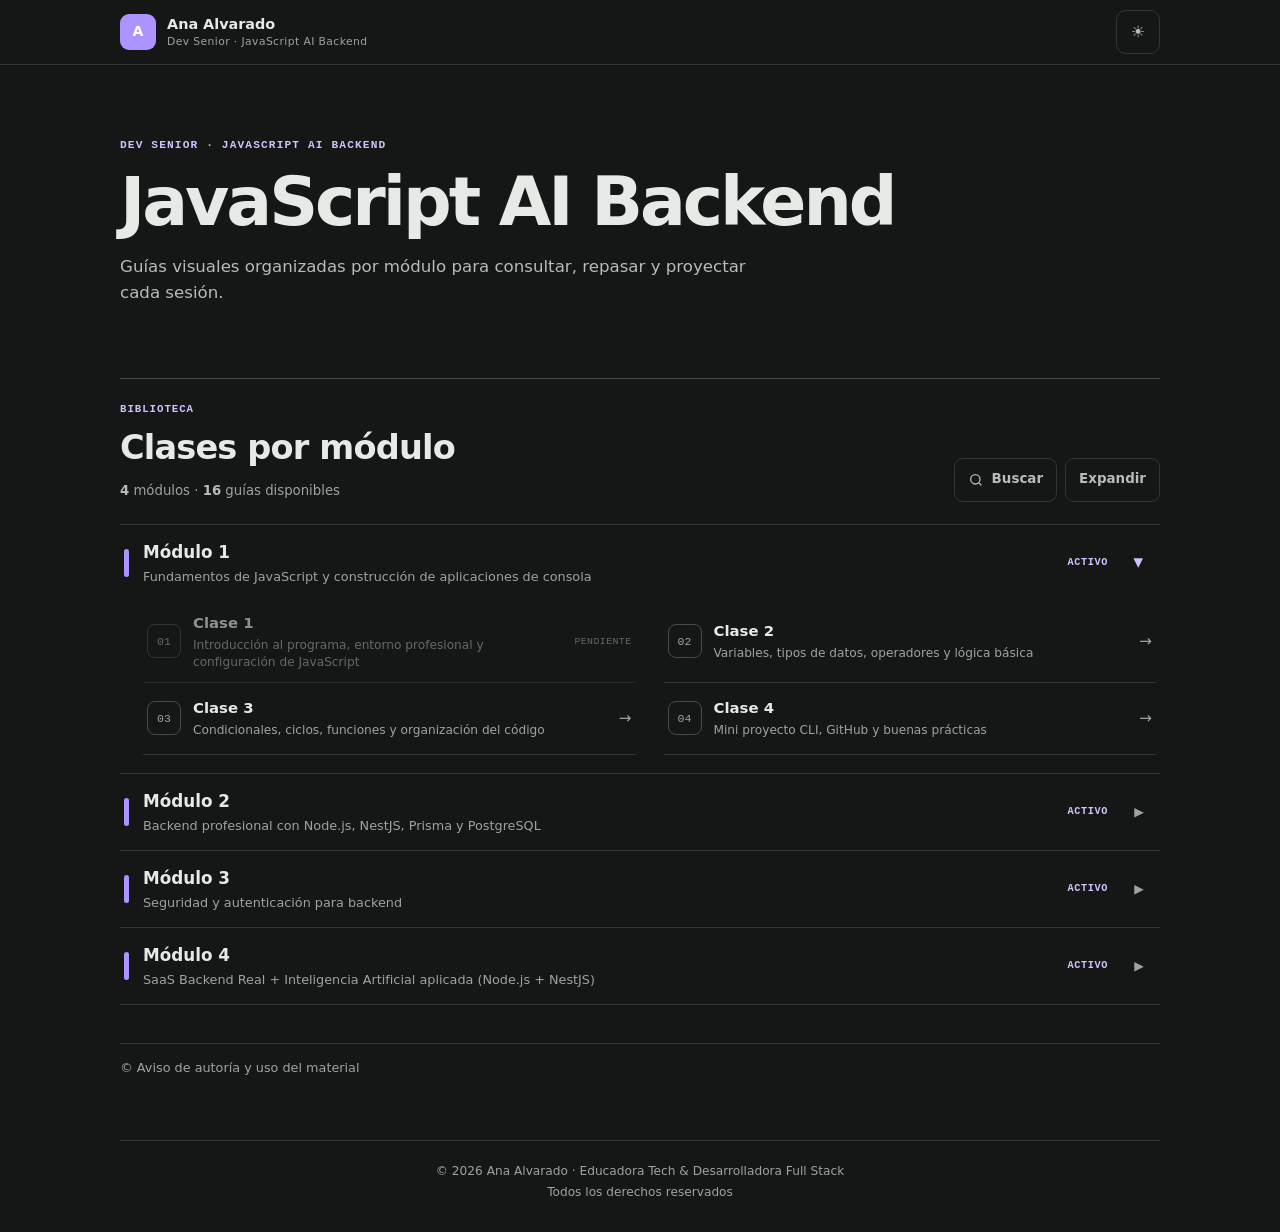
<file: index.html>
<!doctype html>
<html lang="es" data-empresa="dev-senior">
<head>
  <meta charset="utf-8">
  <meta name="viewport" content="width=device-width, initial-scale=1">
  <title>JavaScript AI Backend · Ana Alvarado</title>
  <meta name="author" content="Ana Alvarado">
  <meta name="description" content="Biblioteca de guías y materiales de JavaScript AI Backend.">
  <meta name="robots" content="noindex, nofollow, noarchive">
  <link rel="stylesheet" href="portal.css">
</head>

<body>
  <header class="portal-topbar">
    <a class="portal-brand" href="./index.html" aria-label="Inicio del portal">
      <span class="portal-brand-mark" aria-hidden="true">A</span>
      <span class="portal-brand-copy">
        <strong>Ana Alvarado</strong>
        <small>Dev Senior · JavaScript AI Backend</small>
      </span>
    </a>
    <button class="ctrl-btn" id="temaBtn" type="button" aria-label="Activar tema oscuro" title="Activar tema oscuro">☾</button>
  </header>

  <main class="wrap">
    <p class="eyebrow">DEV SENIOR · JAVASCRIPT AI BACKEND</p>
    <h1>JavaScript AI Backend</h1>
    <p class="lead">Guías visuales organizadas por módulo para consultar, repasar y proyectar cada sesión.</p>

    <section class="library-head" id="guias" aria-labelledby="tituloBiblioteca">
      <div class="library-heading">
        <span class="section-label">Biblioteca</span>
        <h2 id="tituloBiblioteca">Clases por módulo</h2>
        <p class="library-meta"><strong data-module-count>0</strong> módulos · <strong data-resource-count>0</strong> guías disponibles</p>
      </div>
      <div class="library-actions">
        <button class="text-btn" id="mostrarBusqueda" type="button" aria-expanded="false" aria-controls="panelBusqueda" aria-label="Buscar una guía">
          <svg viewBox="0 0 24 24" aria-hidden="true" fill="none" stroke="currentColor" stroke-width="2"><circle cx="11" cy="11" r="7"></circle><path d="m20 20-3.5-3.5"></path></svg>
          <span data-search-label>Buscar</span>
        </button>
        <button class="text-btn" id="expandirModulos" type="button" aria-expanded="false">Expandir</button>
      </div>
      <div class="search-panel" id="panelBusqueda" hidden>
        <label class="search-field">
          <span class="sr-only">Buscar por clase, tema o tecnología</span>
          <input class="search-input" id="buscarGuia" type="search" autocomplete="off" placeholder="Escribe una clase, tema o tecnología…">
          <button class="search-clear" id="limpiarBusqueda" type="button" aria-label="Limpiar búsqueda" title="Limpiar búsqueda" hidden>×</button>
        </label>
      </div>
      <p class="sr-only" id="estadoResultados" role="status" aria-live="polite"></p>
    </section>

    <div class="modulos" id="lista-guias" aria-label="Módulos y guías">
      <details class="modulo" open>
        <summary>
          <span class="mod-punto" aria-hidden="true"></span>
          <span class="mod-info">
            <span class="mod-titulo">Módulo 1</span>
            <span class="mod-meta">Fundamentos de JavaScript y construcción de aplicaciones de consola</span>
          </span>
          <span class="mod-badge">Activo</span>
          <span class="mod-chevron" aria-hidden="true">▶</span>
        </summary>
        <div class="clases">
          <div class="clase clase--pendiente" aria-disabled="true">
            <span class="num">01</span>
            <span class="clase-info">
              <span class="clase-titulo">Clase 1</span>
              <span class="clase-temas">Introducción al programa, entorno profesional y configuración de JavaScript</span>
            </span>
            <span class="flecha" aria-hidden="true">Pendiente</span>
          </div>
          <a class="clase" href="docs/clase2.html">
            <span class="num">02</span>
            <span class="clase-info">
              <span class="clase-titulo">Clase 2</span>
              <span class="clase-temas">Variables, tipos de datos, operadores y lógica básica</span>
            </span>
            <span class="flecha" aria-hidden="true">&rarr;</span>
          </a>
          <a class="clase" href="docs/M1_Clase3_SPA_estudiantes.html">
            <span class="num">03</span>
            <span class="clase-info">
              <span class="clase-titulo">Clase 3</span>
              <span class="clase-temas">Condicionales, ciclos, funciones y organización del código</span>
            </span>
            <span class="flecha" aria-hidden="true">&rarr;</span>
          </a>
          <a class="clase" href="docs/Clase4_Modulo1_CLI_Gestor_Tareas.html">
            <span class="num">04</span>
            <span class="clase-info">
              <span class="clase-titulo">Clase 4</span>
              <span class="clase-temas">Mini proyecto CLI, GitHub y buenas prácticas</span>
            </span>
            <span class="flecha" aria-hidden="true">&rarr;</span>
          </a>
        </div>
      </details>
      <details class="modulo">
        <summary>
          <span class="mod-punto" aria-hidden="true"></span>
          <span class="mod-info">
            <span class="mod-titulo">Módulo 2</span>
            <span class="mod-meta">Backend profesional con Node.js, NestJS, Prisma y PostgreSQL</span>
          </span>
          <span class="mod-badge">Activo</span>
          <span class="mod-chevron" aria-hidden="true">▶</span>
        </summary>
        <div class="clases">
          <a class="clase" href="docs/M2-C1-spa.html">
            <span class="num">01</span>
            <span class="clase-info">
              <span class="clase-titulo">Clase 1</span>
              <span class="clase-temas">Introducción a NestJS y arquitectura profesional</span>
            </span>
            <span class="flecha" aria-hidden="true">&rarr;</span>
          </a>
          <a class="clase" href="docs/clase-02-modelado-prisma-postgresql-v2.html">
            <span class="num">02</span>
            <span class="clase-info">
              <span class="clase-titulo">Clase 2</span>
              <span class="clase-temas">Modelado de datos con Prisma, PostgreSQL y CRUD inicial</span>
            </span>
            <span class="flecha" aria-hidden="true">&rarr;</span>
          </a>
          <a class="clase" href="docs/Clase3_Modulo2.html">
            <span class="num">03</span>
            <span class="clase-info">
              <span class="clase-titulo">Clase 3</span>
              <span class="clase-temas">CRUD completo, validaciones y arquitectura</span>
            </span>
            <span class="flecha" aria-hidden="true">&rarr;</span>
          </a>
          <a class="clase" href="docs/clase4M2.html">
            <span class="num">04</span>
            <span class="clase-info">
              <span class="clase-titulo">Clase 4</span>
              <span class="clase-temas">Backend completo e integración de capas</span>
            </span>
            <span class="flecha" aria-hidden="true">&rarr;</span>
          </a>
          <a class="clase" href="docs/Repaso-Finanzas-API-SPA.html">
            <span class="num">05</span>
            <span class="clase-info">
              <span class="clase-titulo">Repaso</span>
              <span class="clase-temas">API de finanzas con NestJS y Prisma</span>
            </span>
            <span class="flecha" aria-hidden="true">&rarr;</span>
          </a>
        </div>
      </details>
      <details class="modulo">
        <summary>
          <span class="mod-punto" aria-hidden="true"></span>
          <span class="mod-info">
            <span class="mod-titulo">Módulo 3</span>
            <span class="mod-meta">Seguridad y autenticación para backend</span>
          </span>
          <span class="mod-badge">Activo</span>
          <span class="mod-chevron" aria-hidden="true">▶</span>
        </summary>
        <div class="clases">
          <a class="clase" href="docs/M3/Clase1/M3C1-autenticacion-registro-jwt.html">
            <span class="num">01</span>
            <span class="clase-info">
              <span class="clase-titulo">Clase 1</span>
              <span class="clase-temas">Autenticación, registro y JWT</span>
            </span>
            <span class="flecha" aria-hidden="true">&rarr;</span>
          </a>
          <a class="clase" href="docs/M3/Clase2/DevSenior_M3C2_RBAC.html">
            <span class="num">02</span>
            <span class="clase-info">
              <span class="clase-titulo">Clase 2</span>
              <span class="clase-temas">Roles + permisos + protección de rutas</span>
            </span>
            <span class="flecha" aria-hidden="true">&rarr;</span>
          </a>
          <a class="clase" href="docs/M3/Clase3/index.html">
            <span class="num">03</span>
            <span class="clase-info">
              <span class="clase-titulo">Clase 3</span>
              <span class="clase-temas">Validaciones + manejo de errores + documentación/span>
            </span>
            <span class="flecha" aria-hidden="true">&rarr;</span>
          </a>
          <a class="clase" href="docs/M3/Clase4/M3C4-deploy-docker-produccion.html">
            <span class="num">04</span>
            <span class="clase-info">
              <span class="clase-titulo">Clase 4</span>
              <span class="clase-temas">Deploy + Docker + backend listo para producción</span>
            <span class="flecha" aria-hidden="true">&rarr;</span>
          </a>
        </div>
      </details>
      <details class="modulo">
        <summary>
          <span class="mod-punto" aria-hidden="true"></span>
          <span class="mod-info">
            <span class="mod-titulo">Módulo 4</span>
            <span class="mod-meta">SaaS Backend Real + Inteligencia Artificial aplicada (Node.js + NestJS)</span>
          </span>
          <span class="mod-badge">Activo</span>
          <span class="mod-chevron" aria-hidden="true">▶</span>
        </summary>
        <div class="clases">
          <a class="clase" href="docs/M4/Clase1/index.html">
            <span class="num">01</span>
            <span class="clase-info">
              <span class="clase-titulo">Clase 1</span>
              <span class="clase-temas">Arquitectura SaaS + módulos + diseño del producto</span>
            </span>
            <span class="flecha" aria-hidden="true">&rarr;</span>
          </a>
          <a class="clase" href="docs/M4/Clase2/index.html">
            <span class="num">02</span>
            <span class="clase-info">
              <span class="clase-titulo">Clase 2</span>
              <span class="clase-temas">Usuarios + perfiles + configuración del sistema</span>
            </span>
            <span class="flecha" aria-hidden="true">&rarr;</span>
          </a>
          <a class="clase" href="">
            <span class="num">03</span>
            <span class="clase-info">
              <span class="clase-titulo">Clase 3</span>
              <span class="clase-temas">   </span>
            <span class="flecha" aria-hidden="true">&rarr;</span>
          </a>
          <a class="clase" href="">
            <span class="num">04</span>
            <span class="clase-info">
              <span class="clase-titulo">Clase 4</span>
              <span class="clase-temas"></span>
            <span class="flecha" aria-hidden="true">&rarr;</span>
          </a>
        </div>
      </details>
    </div>

    <p class="empty-state" id="sinResultados" hidden><strong>No encontramos esa guía.</strong> Prueba con otro tema, número de clase o tecnología.</p>

    <details class="legal-mini">
      <summary>© Aviso de autoría y uso del material</summary>
      <p>Este material es de <strong>autoría exclusiva de Ana Alvarado</strong> y está destinado a las y los estudiantes del curso. No se permite su reproducción o redistribución fuera de clase sin autorización escrita.</p>
    </details>
  </main>

  <footer>
    <p>© 2026 Ana Alvarado · Educadora Tech &amp; Desarrolladora Full Stack</p>
    <p>Todos los derechos reservados</p>
  </footer>

  <script src="portal.js" defer></script>
</body>
</html>
</file>
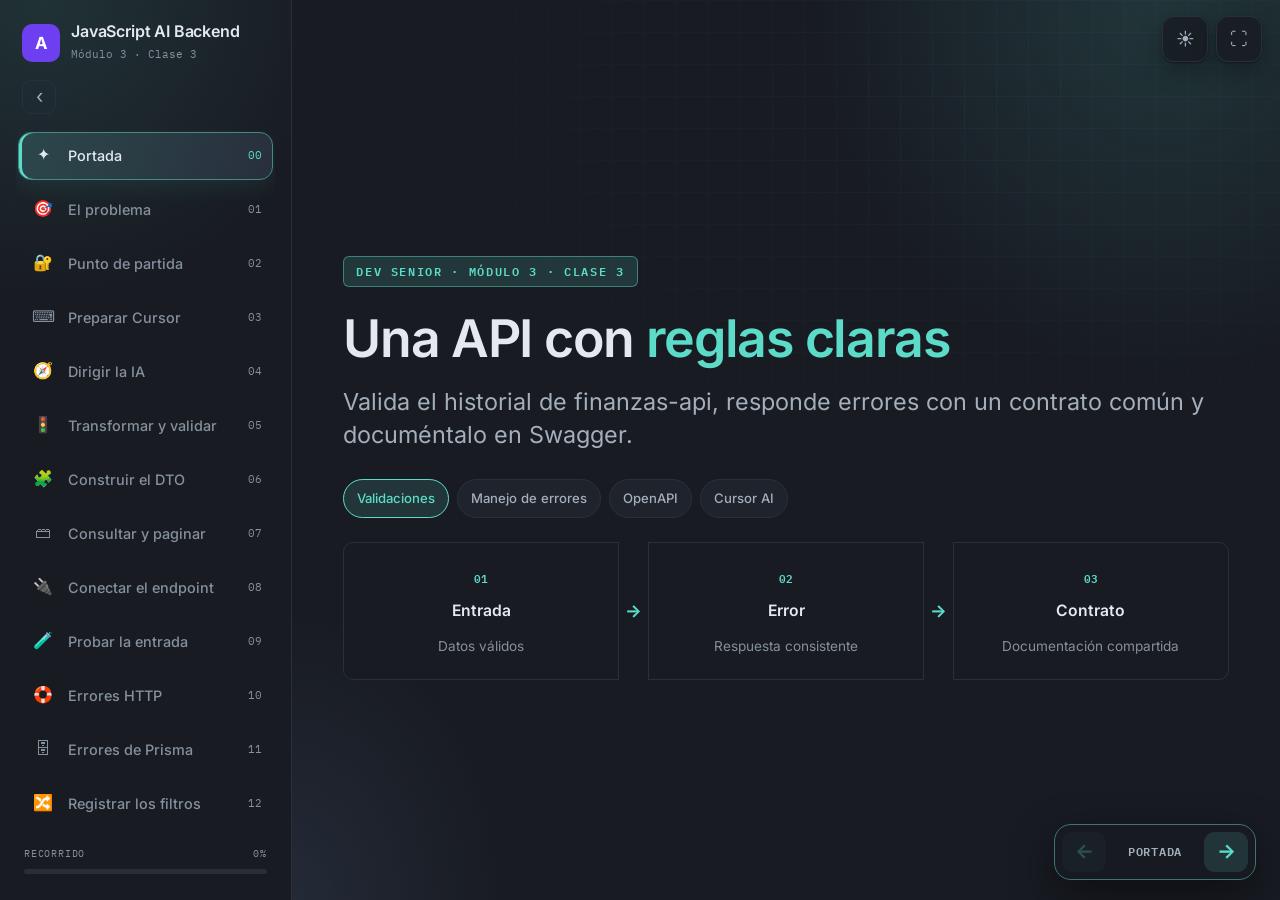
<file: docs/M3/Clase3/index.html>
<!DOCTYPE html>
<!--
  PLANTILLA SPA · ANA LEARNING EXPERIENCE SYSTEM v11.0 "CONSTRUCCIÓN ACTIVA"
  © 2026 Ana Alvarado

  ESTO ES REFERENCIA DE ESTRUCTURA, NO DE CONTENIDO.
  Copia el andamiaje (shell -> sidebar -> portada -> escenas) y reemplaza el
  contenido de ejemplo. NO reestilices los componentes: ya viven en
  anaestilos-v11.css. Solo usa sus clases.

  CONFIGURACIÓN EN <html>:
    data-tema="oscuro"        -> abre en oscuro (por defecto). "claro" opcional.
    data-tema-base="oscuro"   -> tema inicial si no hay preferencia guardada.
    data-empresa="dev-senior" -> firma de marca (o "generation").
    data-paleta="cian"        -> paleta de la clase (o "custom").
    data-atmosfera="tecnica" style="--a1:light-dark(#12616b,#5cdbc8); --a2:light-dark(#235c9b,#91baff); --a3:light-dark(#79501d,#ffd084); --a4:light-dark(#85426d,#efa4d7); --a1-ink:#063e3a;"  -> personalidad visual sin cambiar estructura.

  Para una paleta custom, define solo --a1, --a2, --a3, --a4 y --a1-ink en <html>.

  Mermaid está enlazado: úsalo SOLO para grafos/flujos/secuencia/estado reales.
  Para entidades y relaciones usa .entity / .rel-pair / .er-board.
-->
<html lang="es" data-tema="oscuro" data-tema-base="oscuro" data-empresa="dev-senior" data-paleta="custom" data-atmosfera="tecnica" style="--a1:light-dark(#12616b,#5cdbc8); --a2:light-dark(#235c9b,#91baff); --a3:light-dark(#79501d,#ffd084); --a4:light-dark(#85426d,#efa4d7); --a1-ink:#063e3a;">
<head>
  <meta charset="UTF-8">
  <meta name="viewport" content="width=device-width, initial-scale=1.0">
  <meta name="author" content="Ana Alvarado">
  <meta name="copyright" content="© 2026 Ana Alvarado — Todos los derechos reservados">
  <meta name="robots" content="noindex, nofollow, noarchive, noimageindex">
  <title>M3 · Clase 3 · Validaciones, errores y Swagger · Ana Alvarado</title>
  <link href="recursos/fuentes.css" rel="stylesheet">
  <link rel="stylesheet" href="recursos/prism-line-numbers.min.css">
  <link rel="stylesheet" href="anaestilos-v11.css">
</head>
<body><a class="skip-link" href="#problema">Saltar al contenido</a><div class="topline" id="topline" aria-hidden="true"></div><div class="controls" aria-label="Controles"><button class="ctrl" id="temaBtn" type="button" aria-label="Cambiar tema">☀</button><button class="ctrl" id="fullscreenBtn" type="button" aria-label="Pantalla completa">⛶</button></div><div class="shell" id="shell" data-collapsed="false"><aside class="sidebar" aria-label="Índice de la clase"><div class="sb-top"><span class="brand-mark">A</span><div class="sb-title"><b>JavaScript AI Backend</b><span>Módulo 3 · Clase 3</span></div></div><button class="sb-toggle" id="collapseBtn" type="button" aria-label="Colapsar menú">‹</button><nav class="sb-nav" id="nav" aria-label="Secciones"><a class="nav-item active" href="#portada" data-icon="✦"><span class="nav-index">00</span><span class="nav-label">Portada</span></a><a class="nav-item" href="#problema" data-icon="🎯"><span class="nav-index">01</span><span class="nav-label">El problema</span></a><a class="nav-item" href="#base" data-icon="🔐"><span class="nav-index">02</span><span class="nav-label">Punto de partida</span></a><a class="nav-item" href="#cursor" data-icon="⌨"><span class="nav-index">03</span><span class="nav-label">Preparar Cursor</span></a><a class="nav-item" href="#criterio" data-icon="🧭"><span class="nav-index">04</span><span class="nav-label">Dirigir la IA</span></a><a class="nav-item" href="#pipes" data-icon="🚦"><span class="nav-index">05</span><span class="nav-label">Transformar y validar</span></a><a class="nav-item" href="#dto" data-icon="🧩"><span class="nav-index">06</span><span class="nav-label">Construir el DTO</span></a><a class="nav-item" href="#service" data-icon="🗃"><span class="nav-index">07</span><span class="nav-label">Consultar y paginar</span></a><a class="nav-item" href="#controller" data-icon="🔌"><span class="nav-index">08</span><span class="nav-label">Conectar el endpoint</span></a><a class="nav-item" href="#pruebas-filtros" data-icon="🧪"><span class="nav-index">09</span><span class="nav-label">Probar la entrada</span></a><a class="nav-item" href="#http-filter" data-icon="🛟"><span class="nav-index">10</span><span class="nav-label">Errores HTTP</span></a><a class="nav-item" href="#prisma-filter" data-icon="🗄"><span class="nav-index">11</span><span class="nav-label">Errores de Prisma</span></a><a class="nav-item" href="#registro" data-icon="🔀"><span class="nav-index">12</span><span class="nav-label">Registrar los filtros</span></a><a class="nav-item" href="#pruebas-errores" data-icon="⚖"><span class="nav-index">13</span><span class="nav-label">Comprobar el contrato</span></a><a class="nav-item" href="#swagger" data-icon="📖"><span class="nav-index">14</span><span class="nav-label">Documentar el contrato</span></a><a class="nav-item" href="#practica" data-icon="🛠"><span class="nav-index">15</span><span class="nav-label">Transferir con Cursor</span></a><a class="nav-item" href="#cierre" data-icon="✅"><span class="nav-index">16</span><span class="nav-label">Qué cambió</span></a><a class="nav-item" href="#consulta" data-icon="📚"><span class="nav-index">17</span><span class="nav-label">Consulta opcional</span></a></nav><div class="sb-prog"><div class="lbl"><span>Recorrido</span><span id="progPct">0%</span></div><div class="track"><div class="fill" id="progFill"></div></div></div></aside><main class="main"><header class="hero view" id="portada" data-accent="1" data-layout="focus"><div class="hero-inner body"><div class="hero-copy"><span class="eyebrow">Dev Senior · Módulo 3 · Clase 3</span><h1 class="hero-title">Una API con <em>reglas claras</em></h1><p class="hero-lead">Valida el historial de finanzas-api, responde errores con un contrato común y documéntalo en Swagger.</p><div class="meta"><span class="pill" data-hot>Validaciones</span><span class="pill">Manejo de errores</span><span class="pill">OpenAPI</span><span class="pill">Cursor AI</span></div></div><div class="flow"><div class="flow-step"><span class="fs-index">01</span><strong>Entrada</strong><span>Datos válidos</span></div><span class="flow-arrow" aria-hidden="true">→</span><div class="flow-step"><span class="fs-index">02</span><strong>Error</strong><span>Respuesta consistente</span></div><span class="flow-arrow" aria-hidden="true">→</span><div class="flow-step"><span class="fs-index">03</span><strong>Contrato</strong><span>Documentación compartida</span></div></div></div></header><div class="content"><section class="section view" id="problema" data-accent="1" data-layout="split" hidden><div class="sec-head"><span class="sec-icon" aria-hidden="true">🎯</span><div><span class="sec-n">01 · El problema</span><h2 class="sec-t">El frontend necesita un contrato</h2><p class="sec-s">El historial crece. Consultarlo y entender sus errores debe ser predecible.</p></div></div><div class="body"><div class="socratica"><span class="component-label">Para pensar</span><p class="socratica-q">La API ya reconoce al usuario. ¿Por qué el frontend sigue teniendo dificultades para integrar el historial?</p><details class="reveal"><summary>Ver respuesta</summary><div class="reveal-body"><p class="lead-answer">La identidad y los permisos no resuelven la calidad de los datos ni el formato de los errores. Necesitamos filtros, paginación y una respuesta de error común.</p></div></details></div><div class="panel"><h3>La petición de producto</h3><p>El historial debe filtrar por <strong>tipo y rango de fechas</strong>, con <strong>paginación</strong>. Si llega una página negativa o una fecha inválida, el frontend necesita interpretar la respuesta con el mismo contrato.</p><p>El filtro de Prisma solo atiende sus errores. La validación y los fallos inesperados tienen sus propias respuestas. Hoy coordinamos esas piezas.</p></div></div></section><section class="section view" id="base" data-accent="2" data-layout="canvas" hidden><div class="sec-head"><span class="sec-icon" aria-hidden="true">🔐</span><div><span class="sec-n">02 · Punto de partida</span><h2 class="sec-t">La seguridad sigue en su lugar</h2><p class="sec-s">Continuamos finanzas-api con el trabajo de las clases 1 y 2.</p></div></div><div class="body"><div class="table-wrap"><table class="data-table"><thead><tr><th scope="col">Pilar</th><th scope="col">Origen</th><th scope="col">Qué resuelve</th></tr></thead><tbody><tr><td>Autenticación · JWT, bcrypt, Passport</td><td>C1</td><td>¿Quién eres?</td></tr><tr><td>Autorización por propiedad · ownership</td><td>C1</td><td>¿Esto es tuyo?</td></tr><tr><td>Autorización por rol · RBAC y guards</td><td>C2</td><td>¿Qué permite tu cargo?</td></tr></tbody></table></div><div class="micro-task"><span class="component-label">Recupera</span><p class="micro-task-q">¿Qué pieza decide si Ana puede ver las transacciones de Luis?</p><details class="micro-reveal"><summary>Comprobar razonamiento</summary><p class="micro-answer">El Service conserva <code>where: { usuarioId }</code>. Los guards controlan el acceso; el Service restringe los registros al propietario.</p></details></div><p>Trabajamos con <strong>NestJS 11, Prisma 7 y PostgreSQL</strong>, junto con class-validator, class-transformer y @nestjs/swagger. Abre la terminal en <code>finanzas-api</code> y arranca el proyecto acumulado. Deben existir sus dependencias, base de datos y archivos de C1/C2.</p><div class="code-block" data-tipo="terminal"><div class="code-head"><div><span class="code-context">Ejecutar · bash</span><span class="code-file" title="finanzas-api/ · terminal">finanzas-api/ · terminal</span></div><button class="copy-btn" type="button">Copiar</button></div><pre class="line-numbers"><code class="language-bash">npm run start:dev</code></pre></div><div class="callout" data-tone="success"><span class="callout-icon" aria-hidden="true">✓</span><div><h3>Checkpoint de arranque</h3><p>Busca <code>Nest application successfully started</code> y la ruta <code>/transacciones/admin/todas</code>. Si falta, completa primero el trabajo de C2.</p></div></div></div></section><section class="section view" id="cursor" data-accent="4" data-layout="canvas" hidden><div class="sec-head"><span class="sec-icon" aria-hidden="true">⌨</span><div><span class="sec-n">03 · Preparar Cursor</span><h2 class="sec-t">Tres formas de pedir ayuda</h2><p class="sec-s">Desde esta clase, Cursor es el editor oficial del programa.</p></div></div><div class="body"><p>Cursor es un editor basado en VS Code con un agente integrado que puede explorar el proyecto, editar archivos y ejecutar comandos. Piensa en un compañero rápido al que das una tarea concreta: tú revisas las decisiones y el resultado.</p><div class="panel"><h3>Instala y abre el proyecto</h3><p>Descarga la versión para tu sistema en <a href="https://cursor.com/downloads" target="_blank" rel="noopener">cursor.com/downloads</a>, inicia sesión y abre la carpeta <code>finanzas-api</code>. Comprueba allí los requisitos actuales para macOS, Windows o Linux.</p><p>El plan Hobby es gratuito y tiene uso limitado. Consulta <a href="https://cursor.com/pricing" target="_blank" rel="noopener">los límites vigentes</a>; la disponibilidad del agente depende de tu cuota.</p></div><div class="table-wrap"><table class="data-table"><thead><tr><th scope="col">Herramienta</th><th scope="col">Acceso</th><th scope="col">Úsala para</th></tr></thead><tbody><tr><td>Tab</td><td>Aparece mientras escribes</td><td>Completar código local según el contexto.</td></tr><tr><td>Agente</td><td><kbd>Cmd + I</kbd> / <kbd>Ctrl + I</kbd></td><td>Pedir una tarea que puede involucrar varios archivos y comandos.</td></tr><tr><td>Plan Mode</td><td><kbd>Shift + Tab</kbd> en el agente</td><td>Investigar y proponer un plan antes de implementar un cambio amplio.</td></tr></tbody></table></div><div class="panel"><h3>Controla el autocompletado</h3><p><kbd>Tab</kbd> acepta la sugerencia; <kbd>Esc</kbd> la rechaza. <kbd>Cmd + →</kbd> / <kbd>Ctrl + →</kbd> acepta la siguiente palabra. Lee también los cambios pequeños: pueden repetir un patrón equivocado.</p></div><div class="callout" data-tone="info"><span class="callout-icon" aria-hidden="true">i</span><div><h3>Comprueba la interfaz instalada</h3><p>Los atajos pueden variar con la versión o tu configuración. El agente puede editar archivos durante la tarea: revisa el diff antes de conservar el resultado. Consulta <a href="https://cursor.com/docs/agent/overview" target="_blank" rel="noopener">la documentación de Cursor</a>.</p></div></div></div></section><section class="section view" id="criterio" data-accent="4" data-layout="focus" hidden><div class="sec-head"><span class="sec-icon" aria-hidden="true">🧭</span><div><span class="sec-n">04 · Dirigir la IA</span><h2 class="sec-t">Cursor propone, tú decides</h2><p class="sec-s">La herramienta cambia; la responsabilidad sobre el código sigue siendo tuya.</p></div></div><div class="body"><div class="micro-task"><span class="component-label">Decide</span><p class="micro-task-q">¿Pedirías directamente «agrega paginación a todos los listados» o empezarías por un plan?</p><details class="micro-reveal"><summary>Comprobar razonamiento</summary><p class="micro-answer">Un cambio que cruza varios endpoints merece un plan: inspeccionar responsabilidades, acordar el alcance y después implementar. Para un cambio pequeño y preciso, el agente puede trabajar directamente.</p></details></div><div class="panel"><h3>Evita que la IA invente el negocio</h3><p>«Agrégale validaciones a mi DTO» no especifica las reglas. La IA podría imponer un límite de monto que nadie pidió. Describe el archivo, el patrón existente, el resultado esperado y las restricciones que debe conservar.</p></div><ul class="checklist"><li>Revisa <code>.cursor/rules/seguridad-backend.mdc</code>, creado en C2, con <code>alwaysApply: true</code>.</li><li>Lee el diff: qué archivos cambió, qué reglas añadió y qué protecciones conservó.</li><li>Ejecuta la comprobación del comportamiento. Aceptar una sugerencia no demuestra que funcione.</li></ul></div></section><section class="section view" id="pipes" data-accent="1" data-layout="split" hidden><div class="sec-head"><span class="sec-icon" aria-hidden="true">🚦</span><div><span class="sec-n">05 · Transformar y validar</span><h2 class="sec-t">La aduana de la petición</h2><p class="sec-s">Un Pipe actúa antes de entregar el argumento al método del controlador.</p></div></div><div class="body"><div class="socratica"><span class="component-label">Para pensar</span><p class="socratica-q">La URL contiene <code>?pagina=2</code>. ¿Qué debe ocurrir antes de calcular la paginación?</p><details class="reveal"><summary>Ver respuesta</summary><div class="reveal-body"><p class="lead-answer">Convertir ese texto a número y validar que sea un entero permitido. En las propiedades de este DTO usamos <code>@Type(() =&gt; Number)</code> junto con <code>transform: true</code>.</p></div></details></div><div class="panel"><h3>Dos trabajos, una frontera</h3><p><strong>Transformar</strong> cambia la forma o el tipo del dato. <strong>Validar</strong> comprueba reglas y lanza una excepción si no se cumplen. Como una aduana, el Pipe prepara o rechaza la entrada antes del negocio.</p><p><code>ParseIntPipe</code> resuelve un <code>:id</code>. Para cinco campos y una regla entre fechas, usamos un DTO con el <code>ValidationPipe</code> global. El Service mantiene la lógica de consulta.</p></div></div></section><section class="section view" id="dto" data-accent="1" data-layout="canvas" hidden><div class="sec-head"><span class="sec-icon" aria-hidden="true">🧩</span><div><span class="sec-n">06 · Construir el DTO</span><h2 class="sec-t">Cinco filtros, reglas explícitas</h2><p class="sec-s">El contrato de entrada vive en FiltrarTransaccionesDto.</p></div></div><div class="body"><div class="table-wrap"><table class="data-table"><thead><tr><th scope="col">Campo opcional</th><th scope="col">Regla</th><th scope="col">Si no llega</th></tr></thead><tbody><tr><td>tipo</td><td>INGRESO o GASTO</td><td>Sin filtro de tipo</td></tr><tr><td>desde / hasta</td><td>Fecha ISO; hasta no puede ser anterior a desde</td><td>Solo se aplica el extremo recibido</td></tr><tr><td>pagina</td><td>Entero ≥ 1</td><td>1</td></tr><tr><td>limite</td><td>Entero entre 1 y 50</td><td>10</td></tr></tbody></table></div><div class="micro-task"><span class="component-label">Predice</span><p class="micro-task-q">Si solo llega <code>hasta</code>, ¿el validador de rango debe rechazar la petición?</p><details class="micro-reveal"><summary>Comprobar razonamiento</summary><p class="micro-answer">No hay dos extremos que comparar. La validación del formato sigue activa; la comparación del rango retorna <code>true</code> cuando falta una fecha.</p></details></div><div class="active-build"><div class="build-step"><span class="build-step-index">01</span><div class="build-step-copy"><h3 class="build-step-title">Convertir antes de exigir un entero</h3><p class="build-step-purpose">El transformador necesita una instrucción explícita para esta propiedad. El valor inicial y el decorador opcional resuelven la ausencia del parámetro.</p><div class="code-block" data-role="fragment"><div class="code-head"><div><span class="code-context">Fragmento · typescript</span><span class="code-file" title="src/transacciones/dto/filtrar-transacciones.dto.ts">src/transacciones/dto/filtrar-transacciones.dto.ts</span></div><button class="copy-btn" type="button">Copiar</button></div><pre class="line-numbers"><code class="language-typescript">  @Type(() =&gt; Number)
  @IsInt({ message: &#x27;La página debe ser un número entero&#x27; })
  @Min(1, { message: &#x27;La página debe ser al menos 1&#x27; })
  pagina?: number = 1;</code></pre></div></div></div><div class="build-step"><span class="build-step-index">02</span><div class="build-step-copy"><h3 class="build-step-title">Comparar campos relacionados</h3><p class="build-step-purpose">El validador personalizado recibe hasta y accede a desde mediante args.object. Esa regla no se resuelve mirando cada propiedad por separado.</p><div class="code-block" data-role="fragment"><div class="code-head"><div><span class="code-context">Fragmento · typescript</span><span class="code-file" title="src/transacciones/dto/filtrar-transacciones.dto.ts">src/transacciones/dto/filtrar-transacciones.dto.ts</span></div><button class="copy-btn" type="button">Copiar</button></div><pre class="line-numbers"><code class="language-typescript">    const dto = args.object as FiltrarTransaccionesDto;
    if (!dto.desde || !hasta) {
      return true;
    }
    return new Date(hasta) &gt;= new Date(dto.desde);</code></pre></div></div></div></div><details class="code-reveal"><summary><span><span class="code-reveal-title">Ver filtrar-transacciones.dto.ts completo</span><span class="code-reveal-note">Archivo: filtrar-transacciones.dto.ts · Ubicación: src/transacciones/dto/ · Crear · TypeScript</span></span></summary><div class="code-reveal-body"><div class="code-block"><div class="code-head"><div><span class="code-context">Crear · typescript</span><span class="code-file" title="src/transacciones/dto/filtrar-transacciones.dto.ts">src/transacciones/dto/filtrar-transacciones.dto.ts</span></div><button class="copy-btn" type="button">Copiar</button></div><pre class="line-numbers"><code class="language-typescript">import { Type } from &#x27;class-transformer&#x27;;
import {
  IsDateString,
  IsEnum,
  IsInt,
  IsOptional,
  Max,
  Min,
  Validate,
  ValidationArguments,
  ValidatorConstraint,
  ValidatorConstraintInterface,
} from &#x27;class-validator&#x27;;
import { ApiPropertyOptional } from &#x27;@nestjs/swagger&#x27;;
import { TipoTransaccionDto } from &#x27;./crear-transaccion.dto&#x27;;

@ValidatorConstraint({ name: &#x27;RangoDeFechasValido&#x27;, async: false })
class RangoDeFechasValidoConstraint implements ValidatorConstraintInterface {
  validate(hasta: string | undefined, args: ValidationArguments) {
    const dto = args.object as FiltrarTransaccionesDto;
    if (!dto.desde || !hasta) {
      return true;
    }
    return new Date(hasta) &gt;= new Date(dto.desde);
  }

  defaultMessage() {
    return &#x27;La fecha &quot;hasta&quot; no puede ser anterior a la fecha &quot;desde&quot;&#x27;;
  }
}

export class FiltrarTransaccionesDto {
  @ApiPropertyOptional({ enum: TipoTransaccionDto })
  @IsOptional()
  @IsEnum(TipoTransaccionDto, { message: &#x27;El tipo debe ser INGRESO o GASTO&#x27; })
  tipo?: TipoTransaccionDto;

  @ApiPropertyOptional({ example: &#x27;2026-01-01&#x27; })
  @IsOptional()
  @IsDateString({}, { message: &#x27;La fecha &quot;desde&quot; debe tener formato AAAA-MM-DD&#x27; })
  desde?: string;

  @ApiPropertyOptional({ example: &#x27;2026-01-31&#x27; })
  @IsOptional()
  @IsDateString({}, { message: &#x27;La fecha &quot;hasta&quot; debe tener formato AAAA-MM-DD&#x27; })
  @Validate(RangoDeFechasValidoConstraint)
  hasta?: string;

  @ApiPropertyOptional({ example: 1, default: 1 })
  @IsOptional()
  @Type(() =&gt; Number)
  @IsInt({ message: &#x27;La página debe ser un número entero&#x27; })
  @Min(1, { message: &#x27;La página debe ser al menos 1&#x27; })
  pagina?: number = 1;

  @ApiPropertyOptional({ example: 10, default: 10 })
  @IsOptional()
  @Type(() =&gt; Number)
  @IsInt({ message: &#x27;El límite debe ser un número entero&#x27; })
  @Min(1, { message: &#x27;El límite debe ser al menos 1&#x27; })
  @Max(50, { message: &#x27;El límite no puede superar 50&#x27; })
  limite?: number = 10;
}</code></pre></div></div></details><div class="callout" data-tone="info"><span class="callout-icon" aria-hidden="true">i</span><div><h3>Qué representa la fecha</h3><p>El mensaje usa AAAA-MM-DD y los ejemplos son fechas simples. <code>@IsDateString()</code> valida ISO 8601; no limita por sí solo la entrada exclusivamente a ese formato corto.</p></div></div></div></section><section class="section view" id="service" data-accent="2" data-layout="canvas" hidden><div class="sec-head"><span class="sec-icon" aria-hidden="true">🗃</span><div><span class="sec-n">07 · Consultar y paginar</span><h2 class="sec-t">El filtro nunca pierde al dueño</h2><p class="sec-s">Prisma consulta la página y cuenta el mismo conjunto de registros.</p></div></div><div class="body"><div class="micro-task"><span class="component-label">Detecta la responsabilidad</span><p class="micro-task-q">¿Dónde debe permanecer <code>usuarioId</code> al añadir filtros opcionales?</p><details class="micro-reveal"><summary>Comprobar razonamiento</summary><p class="micro-answer">Dentro del where base, siempre presente en obtenerMias. Los filtros opcionales no sustituyen la restricción por propietario.</p></details></div><div class="active-build"><div class="build-step"><span class="build-step-index">01</span><div class="build-step-copy"><h3 class="build-step-title">Construir el conjunto de consulta</h3><p class="build-step-purpose">El where conserva usuarioId y añade tipo y fechas solo cuando llegan. gte y lte incluyen sus instantes límite.</p></div></div><div class="build-step"><span class="build-step-index">02</span><div class="build-step-copy"><h3 class="build-step-title">Obtener una página y su total</h3><p class="build-step-purpose">skip indica cuántos registros saltar; take limita la página. findMany y count reciben el mismo where. Promise.all espera ambas operaciones; no crea por sí solo una transacción.</p><div class="code-block" data-role="fragment"><div class="code-head"><div><span class="code-context">Fragmento · typescript</span><span class="code-file" title="src/transacciones/transacciones.service.ts">src/transacciones/transacciones.service.ts</span></div><button class="copy-btn" type="button">Copiar</button></div><pre class="line-numbers"><code class="language-typescript">        skip: (pagina - 1) * limite,
        take: limite,</code></pre></div></div></div><div class="build-step"><span class="build-step-index">03</span><div class="build-step-copy"><h3 class="build-step-title">Entregar datos y contexto</h3><p class="build-step-purpose">El cliente recibe datos y meta: pagina, limite, total y totalPaginas. Crear, consultar una transacción, actualizar y eliminar mantienen sus responsabilidades anteriores.</p></div></div></div><details class="code-reveal"><summary><span><span class="code-reveal-title">Ver transacciones.service.ts completo</span><span class="code-reveal-note">Archivo: transacciones.service.ts · Ubicación: src/transacciones/ · Reemplazar · TypeScript</span></span></summary><div class="code-reveal-body"><div class="code-block"><div class="code-head"><div><span class="code-context">Reemplazar · typescript</span><span class="code-file" title="src/transacciones/transacciones.service.ts">src/transacciones/transacciones.service.ts</span></div><button class="copy-btn" type="button">Copiar</button></div><pre class="line-numbers"><code class="language-typescript">import {
  ForbiddenException,
  Injectable,
  NotFoundException,
} from &#x27;@nestjs/common&#x27;;
import { Prisma } from &#x27;../generated/prisma/client&#x27;;
import { PrismaService } from &#x27;../prisma/prisma.service&#x27;;
import { CrearTransaccionDto } from &#x27;./dto/crear-transaccion.dto&#x27;;
import { ActualizarTransaccionDto } from &#x27;./dto/actualizar-transaccion.dto&#x27;;
import { FiltrarTransaccionesDto } from &#x27;./dto/filtrar-transacciones.dto&#x27;;

@Injectable()
export class TransaccionesService {
  constructor(private readonly prisma: PrismaService) {}

  crear(dto: CrearTransaccionDto, usuarioId: number) {
    return this.prisma.transaccion.create({
      data: {
        descripcion: dto.descripcion,
        monto: dto.monto,
        tipo: dto.tipo,
        categoriaId: dto.categoriaId,
        usuarioId,
      },
      include: { categoria: true },
    });
  }

  async obtenerMias(usuarioId: number, filtros: FiltrarTransaccionesDto) {
    const { tipo, desde, hasta, pagina = 1, limite = 10 } = filtros;

    const where: Prisma.TransaccionWhereInput = {
      usuarioId,
      ...(tipo &amp;&amp; { tipo }),
      ...(desde || hasta
        ? {
            fecha: {
              ...(desde &amp;&amp; { gte: new Date(desde) }),
              ...(hasta &amp;&amp; { lte: new Date(hasta) }),
            },
          }
        : {}),
    };

    const [datos, total] = await Promise.all([
      this.prisma.transaccion.findMany({
        where,
        include: { categoria: true },
        orderBy: { fecha: &#x27;desc&#x27; },
        skip: (pagina - 1) * limite,
        take: limite,
      }),
      this.prisma.transaccion.count({ where }),
    ]);

    return {
      datos,
      meta: { pagina, limite, total, totalPaginas: Math.ceil(total / limite) },
    };
  }

  obtenerTodasAdmin() {
    return this.prisma.transaccion.findMany({
      include: {
        categoria: true,
        usuario: { select: { id: true, nombre: true, email: true } },
      },
      orderBy: { id: &#x27;asc&#x27; },
    });
  }

  async obtenerUna(id: number, usuarioId: number) {
    const transaccion = await this.prisma.transaccion.findUnique({
      where: { id },
      include: { categoria: true },
    });

    if (!transaccion) {
      throw new NotFoundException(&#x27;La transacción no existe&#x27;);
    }

    if (transaccion.usuarioId !== usuarioId) {
      throw new ForbiddenException(&#x27;Esta transacción no es tuya&#x27;);
    }

    return transaccion;
  }

  async actualizar(
    id: number,
    dto: ActualizarTransaccionDto,
    usuarioId: number,
  ) {
    await this.obtenerUna(id, usuarioId);
    return this.prisma.transaccion.update({
      where: { id },
      data: dto,
      include: { categoria: true },
    });
  }

  async eliminar(id: number, usuarioId: number) {
    await this.obtenerUna(id, usuarioId);
    return this.prisma.transaccion.delete({ where: { id } });
  }
}</code></pre></div></div></details><div class="callout" data-tone="warning"><span class="callout-icon" aria-hidden="true">i</span><div><h3>Alcance exacto de «hasta»</h3><p>El código conserva <code>lte: new Date(hasta)</code>. Con <code>2026-01-31</code>, el límite es el inicio de ese día en UTC, no todo el día. Tenlo presente al interpretar resultados con hora.</p></div></div></div></section><section class="section view" id="controller" data-accent="2" data-layout="canvas" hidden><div class="sec-head"><span class="sec-icon" aria-hidden="true">🔌</span><div><span class="sec-n">08 · Conectar el endpoint</span><h2 class="sec-t">La query llega al Service</h2><p class="sec-s">Primera versión completa: ya puedes probar los filtros.</p></div></div><div class="body"><div class="flow"><div class="flow-step"><span class="fs-index">01</span><strong>Query</strong><span>Parámetros de la URL</span></div><span class="flow-arrow" aria-hidden="true">→</span><div class="flow-step"><span class="fs-index">02</span><strong>ValidationPipe</strong><span>Transformación y reglas</span></div><span class="flow-arrow" aria-hidden="true">→</span><div class="flow-step"><span class="fs-index">03</span><strong>Controller</strong><span>DTO + usuario actual</span></div><span class="flow-arrow" aria-hidden="true">→</span><div class="flow-step"><span class="fs-index">04</span><strong>Service</strong><span>where + paginación</span></div></div><div class="active-build"><div class="build-step"><span class="build-step-index">01</span><div class="build-step-copy"><h3 class="build-step-title">Recibir el DTO</h3><p class="build-step-purpose">@Query() entrega los parámetros al DTO. El controlador obtiene el usuario autenticado y pasa ambos argumentos al Service.</p><div class="code-block" data-role="fragment"><div class="code-head"><div><span class="code-context">Fragmento · typescript</span><span class="code-file" title="src/transacciones/transacciones.controller.ts">src/transacciones/transacciones.controller.ts</span></div><button class="copy-btn" type="button">Copiar</button></div><pre class="line-numbers"><code class="language-typescript">  obtenerMias(
    @Query() filtros: FiltrarTransaccionesDto,
    @UsuarioActual() usuario: { id: number },
  ) {
    return this.transaccionesService.obtenerMias(usuario.id, filtros);
  }</code></pre></div></div></div><div class="build-step"><span class="build-step-index">02</span><div class="build-step-copy"><h3 class="build-step-title">Describir los parámetros</h3><p class="build-step-purpose">Esta guía declara los cinco @ApiQuery explícitamente. Los guards de JWT y de la ruta administrativa permanecen en el archivo. La documentación de errores se añade después.</p></div></div></div><details class="code-reveal"><summary><span><span class="code-reveal-title">Ver transacciones.controller.ts completo · primera etapa</span><span class="code-reveal-note">Archivo: transacciones.controller.ts · Ubicación: src/transacciones/ · Reemplazar · TypeScript</span></span></summary><div class="code-reveal-body"><div class="code-block"><div class="code-head"><div><span class="code-context">Reemplazar · typescript</span><span class="code-file" title="src/transacciones/transacciones.controller.ts">src/transacciones/transacciones.controller.ts</span></div><button class="copy-btn" type="button">Copiar</button></div><pre class="line-numbers"><code class="language-typescript">import {
  Body,
  Controller,
  Delete,
  Get,
  Param,
  ParseIntPipe,
  Patch,
  Post,
  Query,
  UseGuards,
} from &#x27;@nestjs/common&#x27;;
import { ApiBearerAuth, ApiQuery, ApiTags } from &#x27;@nestjs/swagger&#x27;;
import { JwtAuthGuard } from &#x27;../auth/jwt-auth.guard&#x27;;
import { RolesGuard } from &#x27;../auth/roles.guard&#x27;;
import { Roles } from &#x27;../auth/roles.decorator&#x27;;
import { Rol } from &#x27;../generated/prisma/client&#x27;;
import { UsuarioActual } from &#x27;../auth/usuario-actual.decorator&#x27;;
import { TransaccionesService } from &#x27;./transacciones.service&#x27;;
import { CrearTransaccionDto } from &#x27;./dto/crear-transaccion.dto&#x27;;
import { ActualizarTransaccionDto } from &#x27;./dto/actualizar-transaccion.dto&#x27;;
import { FiltrarTransaccionesDto } from &#x27;./dto/filtrar-transacciones.dto&#x27;;
import { TipoTransaccionDto } from &#x27;./dto/crear-transaccion.dto&#x27;;

@ApiTags(&#x27;transacciones&#x27;)
@ApiBearerAuth()
@UseGuards(JwtAuthGuard)
@Controller(&#x27;transacciones&#x27;)
export class TransaccionesController {
  constructor(private readonly transaccionesService: TransaccionesService) {}

  @Post()
  crear(
    @Body() dto: CrearTransaccionDto,
    @UsuarioActual() usuario: { id: number },
  ) {
    return this.transaccionesService.crear(dto, usuario.id);
  }

  @Get()
  @ApiQuery({ name: &#x27;tipo&#x27;, required: false, enum: TipoTransaccionDto })
  @ApiQuery({ name: &#x27;desde&#x27;, required: false, example: &#x27;2026-01-01&#x27; })
  @ApiQuery({ name: &#x27;hasta&#x27;, required: false, example: &#x27;2026-01-31&#x27; })
  @ApiQuery({ name: &#x27;pagina&#x27;, required: false, example: 1 })
  @ApiQuery({ name: &#x27;limite&#x27;, required: false, example: 10 })
  obtenerMias(
    @Query() filtros: FiltrarTransaccionesDto,
    @UsuarioActual() usuario: { id: number },
  ) {
    return this.transaccionesService.obtenerMias(usuario.id, filtros);
  }

  @Get(&#x27;admin/todas&#x27;)
  @UseGuards(RolesGuard)
  @Roles([Rol.ADMIN])
  obtenerTodasAdmin() {
    return this.transaccionesService.obtenerTodasAdmin();
  }

  @Get(&#x27;:id&#x27;)
  obtenerUna(
    @Param(&#x27;id&#x27;, ParseIntPipe) id: number,
    @UsuarioActual() usuario: { id: number },
  ) {
    return this.transaccionesService.obtenerUna(id, usuario.id);
  }

  @Patch(&#x27;:id&#x27;)
  actualizar(
    @Param(&#x27;id&#x27;, ParseIntPipe) id: number,
    @Body() dto: ActualizarTransaccionDto,
    @UsuarioActual() usuario: { id: number },
  ) {
    return this.transaccionesService.actualizar(id, dto, usuario.id);
  }

  @Delete(&#x27;:id&#x27;)
  eliminar(
    @Param(&#x27;id&#x27;, ParseIntPipe) id: number,
    @UsuarioActual() usuario: { id: number },
  ) {
    return this.transaccionesService.eliminar(id, usuario.id);
  }
}</code></pre></div></div></details><div class="callout" data-tone="success"><span class="callout-icon" aria-hidden="true">✓</span><div><h3>Checkpoint</h3><p>Esta versión no importa <code>ErrorRespuestaDto</code>. Puedes ejecutar las pruebas siguientes sin esperar al bloque de documentación.</p></div></div></div></section><section class="section view" id="pruebas-filtros" data-accent="3" data-layout="canvas" hidden><div class="sec-head"><span class="sec-icon" aria-hidden="true">🧪</span><div><span class="sec-n">09 · Probar la entrada</span><h2 class="sec-t">Una consulta válida, dos rechazos</h2><p class="sec-s">En Postman, utiliza el token de Ana en Authorization · Bearer Token.</p></div></div><div class="body"><div class="panel"><h3>1 · Página válida</h3><div class="code-block"><div class="code-head"><div><span class="code-context">GET · plaintext</span><span class="code-file" title="Postman · URL">Postman · URL</span></div><button class="copy-btn" type="button">Copiar</button></div><pre class="line-numbers"><code class="language-plaintext">http://localhost:3000/transacciones?tipo=GASTO&amp;pagina=1&amp;limite=5</code></pre></div><p><strong>200 OK</strong>. <code>datos</code> contiene como máximo 5 registros; <code>meta</code> incluye <code>pagina: 1</code>, <code>limite: 5</code>, <code>total</code> y <code>totalPaginas</code>.</p></div><div class="panel"><h3>2 · Fechas invertidas</h3><div class="code-block"><div class="code-head"><div><span class="code-context">GET · plaintext</span><span class="code-file" title="Postman · URL">Postman · URL</span></div><button class="copy-btn" type="button">Copiar</button></div><pre class="line-numbers"><code class="language-plaintext">http://localhost:3000/transacciones?desde=2026-02-01&amp;hasta=2026-01-01</code></pre></div><p><strong>400 Bad Request</strong>. La fecha «hasta» no puede ser anterior a la fecha «desde».</p></div><div class="panel"><h3>3 · Página negativa</h3><div class="code-block"><div class="code-head"><div><span class="code-context">GET · plaintext</span><span class="code-file" title="Postman · URL">Postman · URL</span></div><button class="copy-btn" type="button">Copiar</button></div><pre class="line-numbers"><code class="language-plaintext">http://localhost:3000/transacciones?pagina=-1</code></pre></div><p><strong>400 Bad Request</strong>. «La página debe ser al menos 1».</p></div><div class="micro-task"><span class="component-label">Interpreta el resultado</span><p class="micro-task-q">Ya rechazamos entradas inválidas. ¿Eso garantiza el mismo contrato para cualquier error?</p><details class="micro-reveal"><summary>Comprobar razonamiento</summary><p class="micro-answer">No. El formato de validación y el del filtro de Prisma aún pueden diferir. Ahora coordinaremos sus respuestas.</p></details></div></div></section><section class="section view" id="http-filter" data-accent="3" data-layout="canvas" hidden><div class="sec-head"><span class="sec-icon" aria-hidden="true">🛟</span><div><span class="sec-n">10 · Errores HTTP</span><h2 class="sec-t">Una respuesta predecible</h2><p class="sec-s">El filtro decide qué recibe el cliente cuando se lanza una excepción.</p></div></div><div class="body"><div class="micro-task"><span class="component-label">Decide</span><p class="micro-task-q">¿Qué debe conservar un error HTTP conocido y qué debe ocultar un error inesperado?</p><details class="micro-reveal"><summary>Comprobar razonamiento</summary><p class="micro-answer">Una HttpException conserva su estado y mensaje. Un fallo inesperado responde 500 con un mensaje genérico; su detalle técnico se registra en el servidor.</p></details></div><p>Un Exception Filter intercepta una excepción de la petición y construye la respuesta HTTP. Es un protocolo de atención: distintas causas, el mismo formato para comunicar qué pasó, cuándo y en qué ruta.</p><div class="active-build"><div class="build-step"><span class="build-step-index">01</span><div class="build-step-copy"><h3 class="build-step-title">Distinguir la excepción</h3><p class="build-step-purpose">@Catch() sin argumentos puede atender cualquier excepción. instanceof HttpException distingue las excepciones HTTP conocidas de otros fallos.</p></div></div><div class="build-step"><span class="build-step-index">02</span><div class="build-step-copy"><h3 class="build-step-title">Separar respuesta y diagnóstico</h3><p class="build-step-purpose">El cliente recibe statusCode, timestamp, path y message. El bloque de errores inesperados registra el detalle con console.error y usa un mensaje genérico.</p></div></div></div><details class="code-reveal"><summary><span><span class="code-reveal-title">Ver http-exception.filter.ts completo</span><span class="code-reveal-note">Archivo: http-exception.filter.ts · Ubicación: src/common/filters/ · Crear · TypeScript</span></span></summary><div class="code-reveal-body"><div class="code-block"><div class="code-head"><div><span class="code-context">Crear · typescript</span><span class="code-file" title="src/common/filters/http-exception.filter.ts">src/common/filters/http-exception.filter.ts</span></div><button class="copy-btn" type="button">Copiar</button></div><pre class="line-numbers"><code class="language-typescript">import {
  ArgumentsHost,
  Catch,
  ExceptionFilter,
  HttpException,
  HttpStatus,
} from &#x27;@nestjs/common&#x27;;
import { Request, Response } from &#x27;express&#x27;;

@Catch()
export class HttpExceptionFilter implements ExceptionFilter {
  catch(exception: unknown, host: ArgumentsHost) {
    const ctx = host.switchToHttp();
    const response = ctx.getResponse&lt;Response&gt;();
    const request = ctx.getRequest&lt;Request&gt;();

    const esExcepcionHttp = exception instanceof HttpException;
    const statusCode = esExcepcionHttp
      ? exception.getStatus()
      : HttpStatus.INTERNAL_SERVER_ERROR;

    let mensaje: string | string[] = &#x27;Error interno del servidor&#x27;;
    if (esExcepcionHttp) {
      const cuerpo = exception.getResponse();
      mensaje = typeof cuerpo === &#x27;string&#x27; ? cuerpo : (cuerpo as any).message;
    } else {
      console.error(exception);
    }

    response.status(statusCode).json({
      statusCode,
      timestamp: new Date().toISOString(),
      path: request.url,
      message: mensaje,
    });
  }
}</code></pre></div></div></details><div class="callout" data-tone="info"><span class="callout-icon" aria-hidden="true">i</span><div><h3>Qué aporta este filtro</h3><p>NestJS ya devuelve un 500 genérico ante errores no reconocidos. Aquí definimos nuestro contrato común y el registro explícito del detalle en esta implementación. <a href="https://docs.nestjs.com/exception-filters" target="_blank" rel="noopener">Referencia de NestJS</a>.</p></div></div></div></section><section class="section view" id="prisma-filter" data-accent="3" data-layout="canvas" hidden><div class="sec-head"><span class="sec-icon" aria-hidden="true">🗄</span><div><span class="sec-n">11 · Errores de Prisma</span><h2 class="sec-t">El específico también cumple</h2><p class="sec-s">Los dos filtros deben devolver los mismos cuatro campos.</p></div></div><div class="body"><div class="micro-task"><span class="component-label">Predice</span><p class="micro-task-q">Si Prisma responde primero, ¿puede el filtro general completar después timestamp y path?</p><details class="micro-reveal"><summary>Comprobar razonamiento</summary><p class="micro-answer">No. El filtro que atiende la excepción envía la respuesta. Por eso el filtro específico también debe construir el contrato completo.</p></details></div><div class="table-wrap"><table class="data-table"><thead><tr><th scope="col">Código Prisma</th><th scope="col">Estado HTTP</th><th scope="col">Mensaje de respuesta</th></tr></thead><tbody><tr><td>P2025</td><td>404 · Not Found</td><td>El recurso solicitado no existe</td></tr><tr><td>P2002</td><td>409 · Conflict</td><td>Ya existe un registro con ese valor único</td></tr><tr><td>P2003</td><td>400 · Bad Request</td><td>La relación referenciada no existe</td></tr><tr><td>Otro error conocido de Prisma</td><td>500 · Internal Server Error</td><td>Error interno de base de datos</td></tr></tbody></table></div><div class="active-build"><div class="build-step"><span class="build-step-index">01</span><div class="build-step-copy"><h3 class="build-step-title">Compartir los datos del incidente</h3><p class="build-step-purpose">request.url identifica la ruta; new Date().toISOString() registra el momento. El objeto base se incorpora en cada rama con ...base.</p><div class="code-block" data-role="fragment"><div class="code-head"><div><span class="code-context">Fragmento · typescript</span><span class="code-file" title="src/common/filters/prisma-exception.filter.ts">src/common/filters/prisma-exception.filter.ts</span></div><button class="copy-btn" type="button">Copiar</button></div><pre class="line-numbers"><code class="language-typescript">    const base = {
      timestamp: new Date().toISOString(),
      path: request.url,
    };</code></pre></div></div></div></div><details class="code-reveal"><summary><span><span class="code-reveal-title">Ver prisma-exception.filter.ts completo</span><span class="code-reveal-note">Archivo: prisma-exception.filter.ts · Ubicación: src/common/filters/ · Reemplazar · TypeScript</span></span></summary><div class="code-reveal-body"><div class="code-block"><div class="code-head"><div><span class="code-context">Reemplazar · typescript</span><span class="code-file" title="src/common/filters/prisma-exception.filter.ts">src/common/filters/prisma-exception.filter.ts</span></div><button class="copy-btn" type="button">Copiar</button></div><pre class="line-numbers"><code class="language-typescript">import {
  ArgumentsHost,
  Catch,
  ExceptionFilter,
  HttpStatus,
} from &#x27;@nestjs/common&#x27;;
import { Request, Response } from &#x27;express&#x27;;
import { Prisma } from &#x27;../../generated/prisma/client&#x27;;

@Catch(Prisma.PrismaClientKnownRequestError)
export class PrismaExceptionFilter implements ExceptionFilter {
  catch(exception: Prisma.PrismaClientKnownRequestError, host: ArgumentsHost) {
    const ctx = host.switchToHttp();
    const response = ctx.getResponse&lt;Response&gt;();
    const request = ctx.getRequest&lt;Request&gt;();

    const base = {
      timestamp: new Date().toISOString(),
      path: request.url,
    };

    switch (exception.code) {
      case &#x27;P2025&#x27;:
        return response.status(HttpStatus.NOT_FOUND).json({
          statusCode: HttpStatus.NOT_FOUND,
          ...base,
          message: &#x27;El recurso solicitado no existe&#x27;,
        });
      case &#x27;P2002&#x27;:
        return response.status(HttpStatus.CONFLICT).json({
          statusCode: HttpStatus.CONFLICT,
          ...base,
          message: &#x27;Ya existe un registro con ese valor único&#x27;,
        });
      case &#x27;P2003&#x27;:
        return response.status(HttpStatus.BAD_REQUEST).json({
          statusCode: HttpStatus.BAD_REQUEST,
          ...base,
          message: &#x27;La relación referenciada no existe&#x27;,
        });
      default:
        return response.status(HttpStatus.INTERNAL_SERVER_ERROR).json({
          statusCode: HttpStatus.INTERNAL_SERVER_ERROR,
          ...base,
          message: &#x27;Error interno de base de datos&#x27;,
        });
    }
  }
}</code></pre></div></div></details></div></section><section class="section view" id="registro" data-accent="3" data-layout="canvas" hidden><div class="sec-head"><span class="sec-icon" aria-hidden="true">🔀</span><div><span class="sec-n">12 · Registrar los filtros</span><h2 class="sec-t">General primero al registrar</h2><p class="sec-s">El específico conserva la prioridad para los errores conocidos de Prisma.</p></div></div><div class="body"><p>Reemplaza <code>src/main.ts</code> después de crear el filtro general y actualizar el específico. Conserva Helmet, CORS, el ValidationPipe global y la configuración de Swagger.</p><div class="code-block" data-role="fragment"><div class="code-head"><div><span class="code-context">Fragmento · typescript</span><span class="code-file" title="src/main.ts">src/main.ts</span></div><button class="copy-btn" type="button">Copiar</button></div><pre class="line-numbers"><code class="language-typescript">  app.useGlobalFilters(new HttpExceptionFilter(), new PrismaExceptionFilter());</code></pre></div><div class="panel"><h3>Dos rutas hacia el mismo contrato</h3><div class="flow"><div class="flow-step"><span class="fs-index">01</span><strong>Error conocido de Prisma</strong><span>P2025, P2002, P2003…</span></div><span class="flow-arrow" aria-hidden="true">→</span><div class="flow-step"><span class="fs-index">02</span><strong>Filtro específico</strong><span>PrismaExceptionFilter</span></div><span class="flow-arrow" aria-hidden="true">→</span><div class="flow-step"><span class="fs-index">03</span><strong>Respuesta</strong><span>Los cuatro campos</span></div></div><div class="flow"><div class="flow-step"><span class="fs-index">01</span><strong>Otras excepciones</strong><span>HTTP o inesperadas</span></div><span class="flow-arrow" aria-hidden="true">→</span><div class="flow-step"><span class="fs-index">02</span><strong>Filtro general</strong><span>HttpExceptionFilter</span></div><span class="flow-arrow" aria-hidden="true">→</span><div class="flow-step"><span class="fs-index">03</span><strong>Respuesta</strong><span>Los cuatro campos</span></div></div></div><details class="code-reveal"><summary><span><span class="code-reveal-title">Ver main.ts completo</span><span class="code-reveal-note">Archivo: main.ts · Ubicación: src/ · Reemplazar · TypeScript</span></span></summary><div class="code-reveal-body"><div class="code-block"><div class="code-head"><div><span class="code-context">Reemplazar · typescript</span><span class="code-file" title="src/main.ts">src/main.ts</span></div><button class="copy-btn" type="button">Copiar</button></div><pre class="line-numbers"><code class="language-typescript">import &#x27;dotenv/config&#x27;;
import { NestFactory } from &#x27;@nestjs/core&#x27;;
import { ValidationPipe } from &#x27;@nestjs/common&#x27;;
import { SwaggerModule, DocumentBuilder } from &#x27;@nestjs/swagger&#x27;;
import helmet from &#x27;helmet&#x27;;
import { AppModule } from &#x27;./app.module&#x27;;
import { PrismaExceptionFilter } from &#x27;./common/filters/prisma-exception.filter&#x27;;
import { HttpExceptionFilter } from &#x27;./common/filters/http-exception.filter&#x27;;

async function bootstrap() {
  const app = await NestFactory.create(AppModule);

  app.use(helmet());
  app.enableCors();

  app.useGlobalPipes(
    new ValidationPipe({ whitelist: true, transform: true }),
  );

  app.useGlobalFilters(new HttpExceptionFilter(), new PrismaExceptionFilter());

  const config = new DocumentBuilder()
    .setTitle(&#x27;Finanzas API&#x27;)
    .setDescription(&#x27;API de finanzas personales · Dev Senior&#x27;)
    .setVersion(&#x27;1.0&#x27;)
    .build();
  const document = SwaggerModule.createDocument(app, config);
  SwaggerModule.setup(&#x27;docs&#x27;, app, document);

  await app.listen(3000);
}
bootstrap();</code></pre></div></div></details><div class="callout" data-tone="info"><span class="callout-icon" aria-hidden="true">i</span><div><h3>El orden no es una cadena de transformación</h3><p>El filtro general se declara primero en <code>useGlobalFilters</code>; el específico puede resolver los errores que reconoce. No se envía la misma excepción de un filtro al otro para completar el JSON.</p></div></div></div></section><section class="section view" id="pruebas-errores" data-accent="3" data-layout="canvas" hidden><div class="sec-head"><span class="sec-icon" aria-hidden="true">⚖</span><div><span class="sec-n">13 · Comprobar el contrato</span><h2 class="sec-t">Dos orígenes, la misma forma</h2><p class="sec-s">Este es el punto de integración que necesitaba el frontend.</p></div></div><div class="body"><div class="panel"><h3>A · Error de validación</h3><div class="code-block"><div class="code-head"><div><span class="code-context">GET · plaintext</span><span class="code-file" title="Postman · URL">Postman · URL</span></div><button class="copy-btn" type="button">Copiar</button></div><pre class="line-numbers"><code class="language-plaintext">http://localhost:3000/transacciones?pagina=-1</code></pre></div><p><strong>400</strong>, atendido por <code>HttpExceptionFilter</code>. El mensaje explica la regla de página.</p></div><div class="panel"><h3>B · Error real de Prisma</h3><p>Envía <strong>POST</strong> a <code>http://localhost:3000/transacciones</code> con el token de Ana. En <strong>Body → raw → JSON</strong>, copia este payload. La categoría <code>9999</code> debe ser inexistente para reproducir el caso.</p><div class="code-block"><div class="code-head"><div><span class="code-context">Enviar · json</span><span class="code-file" title="Postman · Body raw">Postman · Body raw</span></div><button class="copy-btn" type="button">Copiar</button></div><pre class="line-numbers"><code class="language-json">{ &quot;descripcion&quot;: &quot;Prueba&quot;, &quot;monto&quot;: 10000, &quot;tipo&quot;: &quot;GASTO&quot;, &quot;categoriaId&quot;: 9999 }</code></pre></div><p><strong>400</strong>, código Prisma <code>P2003</code>, atendido por <code>PrismaExceptionFilter</code>: «La relación referenciada no existe».</p></div><ul class="checklist"><li>Ambas respuestas incluyen <code>statusCode</code>, <code>timestamp</code>, <code>path</code> y <code>message</code>.</li><li>El estado y mensaje expresan la causa; el formato común permite al frontend interpretarlas con el mismo contrato.</li></ul><div class="callout" data-tone="info"><span class="callout-icon" aria-hidden="true">i</span><div><h3>Un 404 distinto</h3><p><code>GET /transacciones/9999999</code>, si el registro no existe, lanza la <code>NotFoundException</code> del Service: «La transacción no existe». Ese caso lo atiende el filtro general, no el de Prisma.</p></div></div></div></section><section class="section view" id="swagger" data-accent="2" data-layout="canvas" hidden><div class="sec-head"><span class="sec-icon" aria-hidden="true">📖</span><div><span class="sec-n">14 · Documentar el contrato</span><h2 class="sec-t">Una definición reutilizable</h2><p class="sec-s">La implementación responde; OpenAPI describe esa respuesta.</p></div></div><div class="body"><div class="micro-task"><span class="component-label">Compara responsabilidades</span><p class="micro-task-q">¿ErrorRespuestaDto necesita class-validator para que Swagger muestre los errores?</p><details class="micro-reveal"><summary>Comprobar razonamiento</summary><p class="micro-answer">No. Este DTO describe una salida; no valida una entrada. @ApiProperty documenta las propiedades y @ApiResponse referencia la clase.</p></details></div><p><code>@nestjs/swagger</code> genera la especificación OpenAPI desde el código y sus decoradores. Es el manual interactivo en <code>/docs</code>: mantenerlo correcto requiere conservar la correspondencia entre documentación y comportamiento.</p><div class="active-build"><div class="build-step"><span class="build-step-index">01</span><div class="build-step-copy"><h3 class="build-step-title">Describir el error una vez</h3><p class="build-step-purpose">Crea primero ErrorRespuestaDto. statusCode es numérico; timestamp y path son texto; message puede contener uno o varios mensajes.</p></div></div></div><details class="code-reveal"><summary><span><span class="code-reveal-title">Ver error-respuesta.dto.ts completo</span><span class="code-reveal-note">Archivo: error-respuesta.dto.ts · Ubicación: src/common/dto/ · Crear · TypeScript</span></span></summary><div class="code-reveal-body"><div class="code-block"><div class="code-head"><div><span class="code-context">Crear · typescript</span><span class="code-file" title="src/common/dto/error-respuesta.dto.ts">src/common/dto/error-respuesta.dto.ts</span></div><button class="copy-btn" type="button">Copiar</button></div><pre class="line-numbers"><code class="language-typescript">import { ApiProperty } from &#x27;@nestjs/swagger&#x27;;

export class ErrorRespuestaDto {
  @ApiProperty({ example: 400 })
  statusCode!: number;

  @ApiProperty({ example: &#x27;2026-09-04T15:30:00.000Z&#x27; })
  timestamp!: string;

  @ApiProperty({ example: &#x27;/transacciones&#x27; })
  path!: string;

  @ApiProperty({
    example: [&#x27;El monto debe ser positivo&#x27;],
    description: &#x27;Uno o varios mensajes, según el tipo de error&#x27;,
  })
  message!: string | string[];
}</code></pre></div></div></details><div class="active-build"><div class="build-step"><span class="build-step-index">02</span><div class="build-step-copy"><h3 class="build-step-title">Referenciarlo desde el controlador</h3><p class="build-step-purpose">Añade ApiResponse y el import del DTO. El 401 a nivel de clase documenta la falta de autenticación; el 400 en obtenerMias documenta filtros inválidos.</p><div class="code-block" data-role="fragment"><div class="code-head"><div><span class="code-context">Fragmento · typescript</span><span class="code-file" title="src/transacciones/transacciones.controller.ts">src/transacciones/transacciones.controller.ts</span></div><button class="copy-btn" type="button">Copiar</button></div><pre class="line-numbers"><code class="language-typescript">@ApiResponse({ status: 401, description: &#x27;No autenticado&#x27;, type: ErrorRespuestaDto })</code></pre></div></div></div></div><details class="code-reveal"><summary><span><span class="code-reveal-title">Ver transacciones.controller.ts completo · con errores documentados</span><span class="code-reveal-note">Archivo: transacciones.controller.ts · Ubicación: src/transacciones/ · Reemplazar · TypeScript</span></span></summary><div class="code-reveal-body"><div class="code-block"><div class="code-head"><div><span class="code-context">Reemplazar · typescript</span><span class="code-file" title="src/transacciones/transacciones.controller.ts">src/transacciones/transacciones.controller.ts</span></div><button class="copy-btn" type="button">Copiar</button></div><pre class="line-numbers"><code class="language-typescript">import {
  Body,
  Controller,
  Delete,
  Get,
  Param,
  ParseIntPipe,
  Patch,
  Post,
  Query,
  UseGuards,
} from &#x27;@nestjs/common&#x27;;
import {
  ApiBearerAuth,
  ApiQuery,
  ApiResponse,
  ApiTags,
} from &#x27;@nestjs/swagger&#x27;;
import { JwtAuthGuard } from &#x27;../auth/jwt-auth.guard&#x27;;
import { RolesGuard } from &#x27;../auth/roles.guard&#x27;;
import { Roles } from &#x27;../auth/roles.decorator&#x27;;
import { Rol } from &#x27;../generated/prisma/client&#x27;;
import { UsuarioActual } from &#x27;../auth/usuario-actual.decorator&#x27;;
import { TransaccionesService } from &#x27;./transacciones.service&#x27;;
import { CrearTransaccionDto } from &#x27;./dto/crear-transaccion.dto&#x27;;
import { ActualizarTransaccionDto } from &#x27;./dto/actualizar-transaccion.dto&#x27;;
import { FiltrarTransaccionesDto } from &#x27;./dto/filtrar-transacciones.dto&#x27;;
import { TipoTransaccionDto } from &#x27;./dto/crear-transaccion.dto&#x27;;
import { ErrorRespuestaDto } from &#x27;../common/dto/error-respuesta.dto&#x27;;

@ApiTags(&#x27;transacciones&#x27;)
@ApiBearerAuth()
@UseGuards(JwtAuthGuard)
@ApiResponse({ status: 401, description: &#x27;No autenticado&#x27;, type: ErrorRespuestaDto })
@Controller(&#x27;transacciones&#x27;)
export class TransaccionesController {
  constructor(private readonly transaccionesService: TransaccionesService) {}

  @Post()
  crear(
    @Body() dto: CrearTransaccionDto,
    @UsuarioActual() usuario: { id: number },
  ) {
    return this.transaccionesService.crear(dto, usuario.id);
  }

  @Get()
  @ApiQuery({ name: &#x27;tipo&#x27;, required: false, enum: TipoTransaccionDto })
  @ApiQuery({ name: &#x27;desde&#x27;, required: false, example: &#x27;2026-01-01&#x27; })
  @ApiQuery({ name: &#x27;hasta&#x27;, required: false, example: &#x27;2026-01-31&#x27; })
  @ApiQuery({ name: &#x27;pagina&#x27;, required: false, example: 1 })
  @ApiQuery({ name: &#x27;limite&#x27;, required: false, example: 10 })
  @ApiResponse({ status: 400, description: &#x27;Filtros inválidos&#x27;, type: ErrorRespuestaDto })
  obtenerMias(
    @Query() filtros: FiltrarTransaccionesDto,
    @UsuarioActual() usuario: { id: number },
  ) {
    return this.transaccionesService.obtenerMias(usuario.id, filtros);
  }

  @Get(&#x27;admin/todas&#x27;)
  @UseGuards(RolesGuard)
  @Roles([Rol.ADMIN])
  obtenerTodasAdmin() {
    return this.transaccionesService.obtenerTodasAdmin();
  }

  @Get(&#x27;:id&#x27;)
  obtenerUna(
    @Param(&#x27;id&#x27;, ParseIntPipe) id: number,
    @UsuarioActual() usuario: { id: number },
  ) {
    return this.transaccionesService.obtenerUna(id, usuario.id);
  }

  @Patch(&#x27;:id&#x27;)
  actualizar(
    @Param(&#x27;id&#x27;, ParseIntPipe) id: number,
    @Body() dto: ActualizarTransaccionDto,
    @UsuarioActual() usuario: { id: number },
  ) {
    return this.transaccionesService.actualizar(id, dto, usuario.id);
  }

  @Delete(&#x27;:id&#x27;)
  eliminar(
    @Param(&#x27;id&#x27;, ParseIntPipe) id: number,
    @UsuarioActual() usuario: { id: number },
  ) {
    return this.transaccionesService.eliminar(id, usuario.id);
  }
}</code></pre></div></div></details><ul class="checklist"><li>Abre <a href="http://localhost:3000/docs" target="_blank" rel="noopener">http://localhost:3000/docs</a>.</li><li>GET /transacciones debe mostrar <code>tipo</code>, <code>desde</code>, <code>hasta</code>, <code>pagina</code> y <code>limite</code>.</li><li>Las respuestas <code>400</code> y <code>401</code> deben referenciar <code>ErrorRespuestaDto</code>.</li></ul><div class="callout" data-tone="info"><span class="callout-icon" aria-hidden="true">i</span><div><h3>Extender el mismo patrón</h3><p>Para documentar 403 o 404 en otras rutas, referencia la misma clase en su <code>@ApiResponse</code>. Los decoradores documentan; no crean ni cambian el comportamiento de los errores.</p></div></div></div></section><section class="section view" id="practica" data-accent="4" data-layout="canvas" hidden><div class="sec-head"><span class="sec-icon" aria-hidden="true">🛠</span><div><span class="sec-n">15 · Transferir con Cursor</span><h2 class="sec-t">Paginar la vista de soporte</h2><p class="sec-s">Reutiliza el patrón y cambia una decisión: el alcance de los registros.</p></div></div><div class="body"><div class="micro-task"><span class="component-label">Recupera antes de delegar</span><p class="micro-task-q">¿Qué protección conservas y qué filtro omites en el listado administrativo?</p><details class="micro-reveal"><summary>Comprobar razonamiento</summary><p class="micro-answer">Se conservan RolesGuard y @Roles([Rol.ADMIN]). Se omite el filtro por usuarioId porque soporte consulta registros de todos los usuarios.</p></details></div><p>Abre el agente de Cursor sobre <code>finanzas-api</code>. El endpoint administrativo aún usa <code>obtenerTodasAdmin</code> sin paginación. Pídele que aplique el patrón que ya construiste con este encargo.</p><div class="code-block"><div class="code-head"><div><span class="code-context">Prompt · plaintext</span><span class="code-file" title="Cursor · Agente">Cursor · Agente</span></div><button class="copy-btn" type="button">Copiar</button></div><pre class="line-numbers"><code class="language-plaintext">En transacciones.service.ts, agrega un método obtenerTodasAdminConFiltros que reciba el mismo FiltrarTransaccionesDto que ya existe, y aplique el mismo patrón de filtros y paginación que tiene obtenerMias, pero sin filtrar por usuarioId (este método es para administradores y debe ver transacciones de todos). Incluye usuario con id, nombre y email, igual que la versión actual. Luego actualiza el endpoint GET /transacciones/admin/todas en el controlador para que reciba los mismos query params con @Query(), conservando @UseGuards(RolesGuard) y @Roles([Rol.ADMIN]) — no los quites ni los cambies.</code></pre></div><ul class="checklist"><li>El nuevo método <code>obtenerTodasAdminConFiltros</code> no recibe <code>usuarioId</code>.</li><li>El endpoint conserva <code>@UseGuards(RolesGuard)</code> y <code>@Roles([Rol.ADMIN])</code>.</li><li>Reutiliza <code>FiltrarTransaccionesDto</code> e incluye <code>usuario</code> con <code>id</code>, <code>nombre</code> y <code>email</code>.</li></ul><div class="code-block"><div class="code-head"><div><span class="code-context">GET · plaintext</span><span class="code-file" title="Postman · URL">Postman · URL</span></div><button class="copy-btn" type="button">Copiar</button></div><pre class="line-numbers"><code class="language-plaintext">http://localhost:3000/transacciones/admin/todas?tipo=GASTO&amp;pagina=1&amp;limite=5</code></pre></div><div class="callout" data-tone="success"><span class="callout-icon" aria-hidden="true">✓</span><div><h3>Checkpoint de transferencia</h3><p>Usa el token de una administradora, cuyo rol se configuró en Prisma Studio en C2. Espera <strong>200 OK</strong>, <code>datos</code> con el alcance de todos los usuarios y <code>meta</code> de paginación. El resultado depende de los registros existentes.</p></div></div></div></section><section class="section view" id="cierre" data-accent="1" data-layout="focus" hidden><div class="sec-head"><span class="sec-icon" aria-hidden="true">✅</span><div><span class="sec-n">16 · Qué cambió</span><h2 class="sec-t">Un historial que se puede integrar</h2><p class="sec-s">Devolver registros ya no basta: ahora la API expresa sus reglas y sus errores.</p></div></div><div class="body"><ul class="checklist"><li><strong>Problema resuelto:</strong> el historial ya permite consultas acotadas; las respuestas de error comparten una estructura.</li><li><strong>Construimos:</strong> filtros y paginación por propietario, validación de rango, filtros de excepciones coordinados y documentación del contrato.</li><li><strong>Ahora puedes:</strong> verificar consultas válidas, interpretar rechazos y revisar una ampliación administrativa generada con IA.</li></ul><div class="panel"><h3>Tres ideas para conservar</h3><p><strong>1. Valida en la frontera.</strong> Transforma y comprueba antes del negocio.</p><p><strong>2. Coordina el contrato.</strong> Cada filtro que responde debe cumplirlo.</p><p><strong>3. Documenta lo que ocurre.</strong> El esquema y las pruebas deben corresponder al comportamiento.</p></div><div class="socratica"><span class="component-label">Para pensar</span><p class="socratica-q">¿Está lista para recibir usuarios reales desde internet?</p><details class="reveal"><summary>Ver respuesta</summary><div class="reveal-body"><p class="lead-answer">Aún falta preparar la producción: variables de entorno, JWT_SECRET adecuado, Docker y despliegue. Ese es el siguiente avance de C4.</p></div></details></div></div></section><section class="section view" id="consulta" data-accent="2" data-layout="canvas" hidden><div class="sec-head"><span class="sec-icon" aria-hidden="true">📚</span><div><span class="sec-n">17 · Consulta opcional</span><h2 class="sec-t">Cuando necesitas volver a una pieza</h2><p class="sec-s">Diagnóstico, mapa de archivos y preguntas para seguir pensando.</p></div></div><div class="body"><div class="table-wrap"><table class="data-table"><thead><tr><th scope="col">Señal</th><th scope="col">Cómo interpretarla</th><th scope="col">Qué revisar</th></tr></thead><tbody><tr><td>El filtro de fecha no afecta el resultado</td><td>Un nombre desconocido puede descartarse con whitelist.</td><td>Usa <code>desde</code>, no <code>Desde</code>.</td></tr><tr><td>Se rechaza hasta</td><td>Puede ser anterior a desde o tener un formato inválido.</td><td>Lee el mensaje y revisa formato y orden.</td></tr><tr><td>Prisma devuelve 500 genérico</td><td>El filtro general puede estar atendiendo el error específico.</td><td>General primero en useGlobalFilters; revisa ambas implementaciones.</td></tr><tr><td>Faltan query params en Swagger</td><td>La documentación no refleja los campos.</td><td>En esta guía, comprueba los cinco @ApiQuery.</td></tr><tr><td>Se rechaza un número de la query</td><td>Sin @Type, el valor puede conservarse como texto y fallar @IsInt.</td><td>Verifica @Type y transform: true; no asumas que el resultado es undefined.</td></tr></tbody></table></div><div class="table-wrap"><table class="data-table"><caption>Mapa de implementación</caption><thead><tr><th scope="col">Archivo</th><th scope="col">Ubicación</th><th scope="col">Acción</th></tr></thead><tbody><tr><td><code>filtrar-transacciones.dto.ts</code></td><td><code>src/transacciones/dto/</code></td><td>Crear</td></tr><tr><td><code>transacciones.service.ts</code></td><td><code>src/transacciones/</code></td><td>Reemplazar</td></tr><tr><td><code>transacciones.controller.ts</code></td><td><code>src/transacciones/</code></td><td>Reemplazar en dos etapas</td></tr><tr><td><code>http-exception.filter.ts</code></td><td><code>src/common/filters/</code></td><td>Crear</td></tr><tr><td><code>prisma-exception.filter.ts</code></td><td><code>src/common/filters/</code></td><td>Reemplazar</td></tr><tr><td><code>main.ts</code></td><td><code>src/</code></td><td>Reemplazar</td></tr><tr><td><code>error-respuesta.dto.ts</code></td><td><code>src/common/dto/</code></td><td>Crear</td></tr><tr><td><code>seguridad-backend.mdc</code></td><td><code>.cursor/rules/</code></td><td>Revisar · existe desde C2</td></tr></tbody></table></div><div class="micro-task"><span class="component-label">Transfiere</span><p class="micro-task-q">Si añades categoriaId como filtro, ¿qué piezas necesitas revisar?</p><details class="micro-reveal"><summary>Comprobar razonamiento</summary><p class="micro-answer">El DTO incorpora la regla de entrada; el Service aplica la condición al where y el controlador/documentación refleja el parámetro. La paginación y el contrato de error se reutilizan.</p></details></div><div class="micro-task"><span class="component-label">Explica</span><p class="micro-task-q">¿Por qué message puede ser texto o un arreglo?</p><details class="micro-reveal"><summary>Comprobar razonamiento</summary><p class="micro-answer">Una validación puede producir varios mensajes; otras excepciones expresan una sola causa. El cliente debe manejar ambas posibilidades.</p></details></div><div class="panel"><h3>Detalles para profundizar</h3><p>El DTO de salida conserva el código de la fuente. Una unión TypeScript como <code>string | string[]</code> no describe por sí sola sus alternativas en OpenAPI; comprueba el esquema generado y considera una definición explícita con <code>oneOf</code> al profundizar. <a href="https://docs.nestjs.com/openapi/types-and-parameters" target="_blank" rel="noopener">Tipos y parámetros de NestJS</a>.</p><p>Los filtros de este ejercicio cubren las excepciones de las peticiones atendidas por Nest. El registro local sirve para estudiar; el monitoreo de producción requiere un trabajo adicional, que puede apoyarse en herramientas como Sentry o Datadog.</p></div><p class="doc-foot">© 2026 Ana Alvarado · Educadora Tech &amp; Desarrolladora Full Stack · Todos los derechos reservados · <a href="https://www.linkedin.com/in/ana-alvarado-instructora-full-stack" target="_blank" rel="noopener">linkedin.com/in/ana-alvarado-instructora-full-stack</a></p></div></section></div>      <nav class="view-controls" id="viewControls" aria-label="Navegación entre secciones">
        <button class="view-btn" id="prevView" type="button" aria-label="Sección anterior">←</button>
        <span class="view-position" id="viewPosition" aria-live="polite">Portada</span>
        <button class="view-btn" id="nextView" type="button" aria-label="Sección siguiente">→</button>
      </nav>
    </main>
  </div>
  <script src="recursos/prism-core.min.js"></script>
<script src="recursos/prism-markup.min.js"></script>
<script src="recursos/prism-css.min.js"></script>
<script src="recursos/prism-clike.min.js"></script>
<script src="recursos/prism-javascript.min.js"></script>
<script src="recursos/prism-typescript.min.js"></script>
<script src="recursos/prism-json.min.js"></script>
<script src="recursos/prism-bash.min.js"></script>
<script src="recursos/prism-line-numbers.min.js"></script>
<script src="anaclase-v11.js"></script>
</body>
</html>
</file>
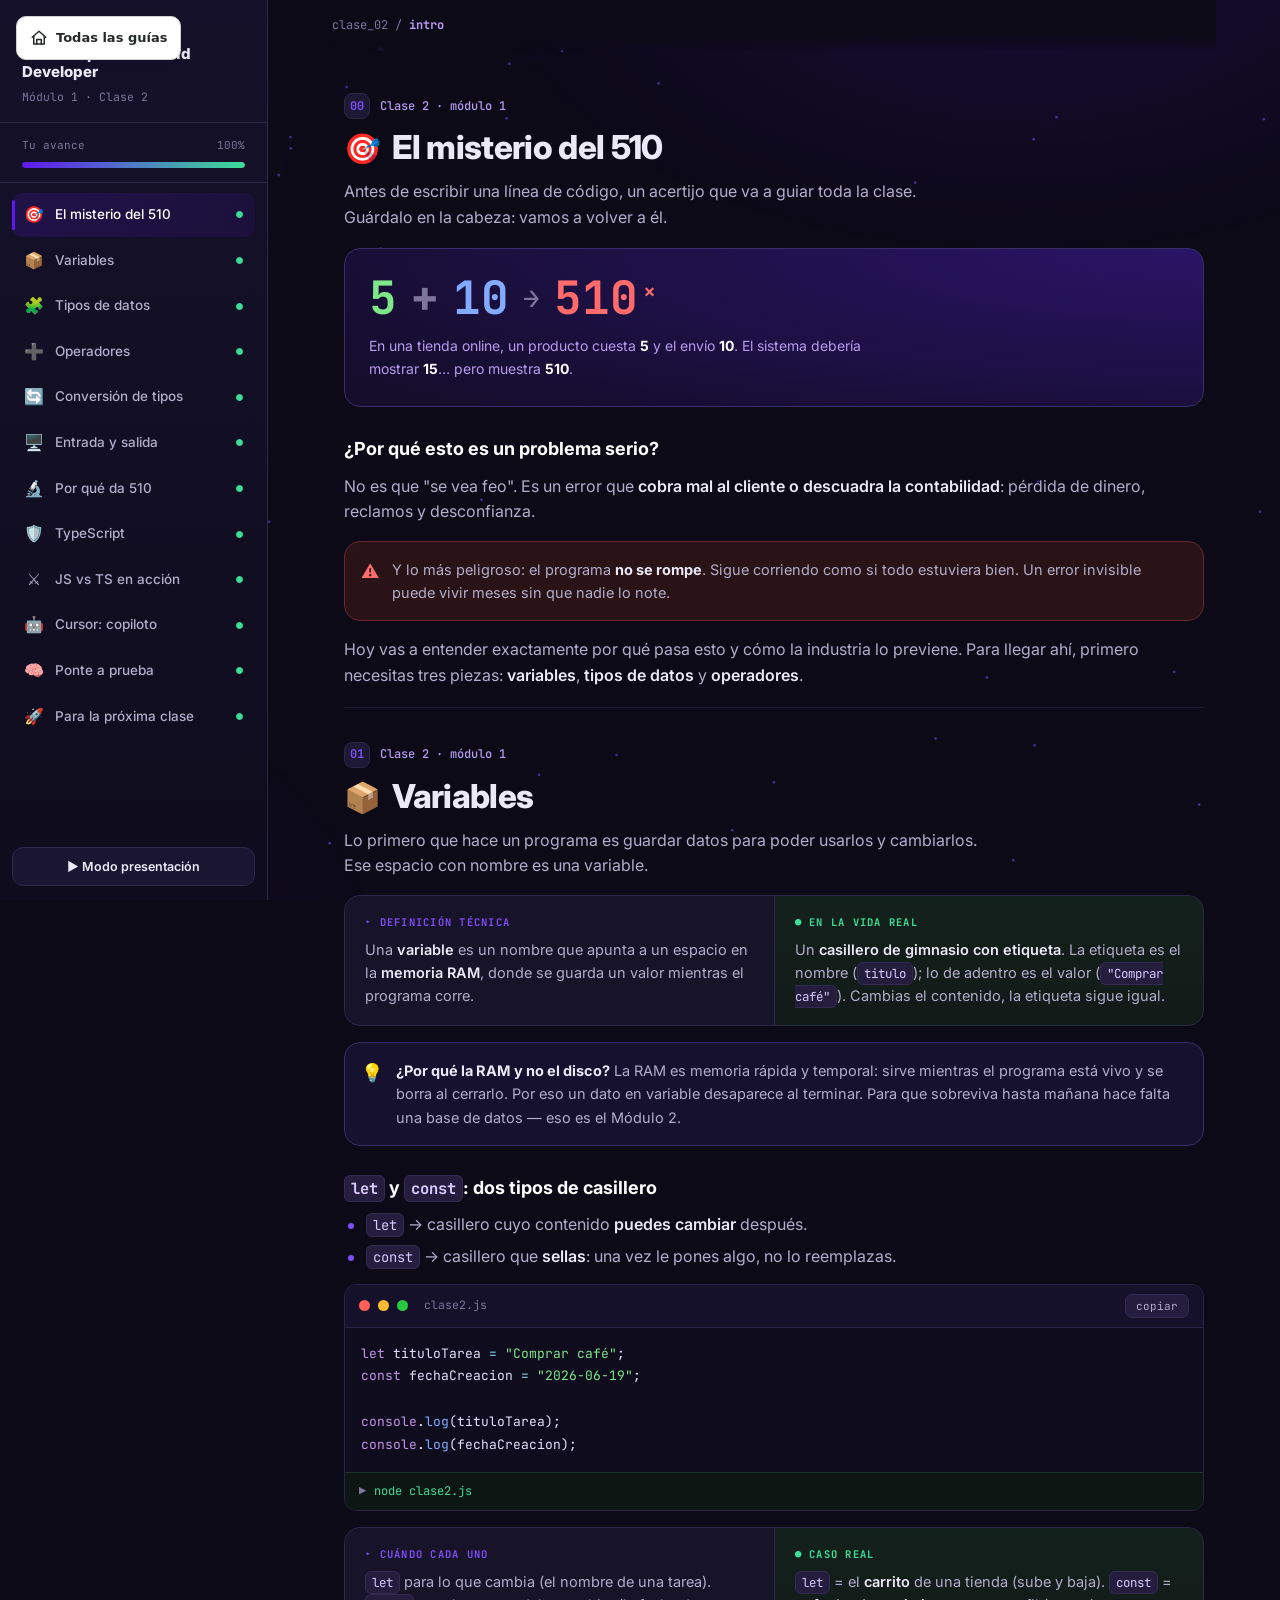
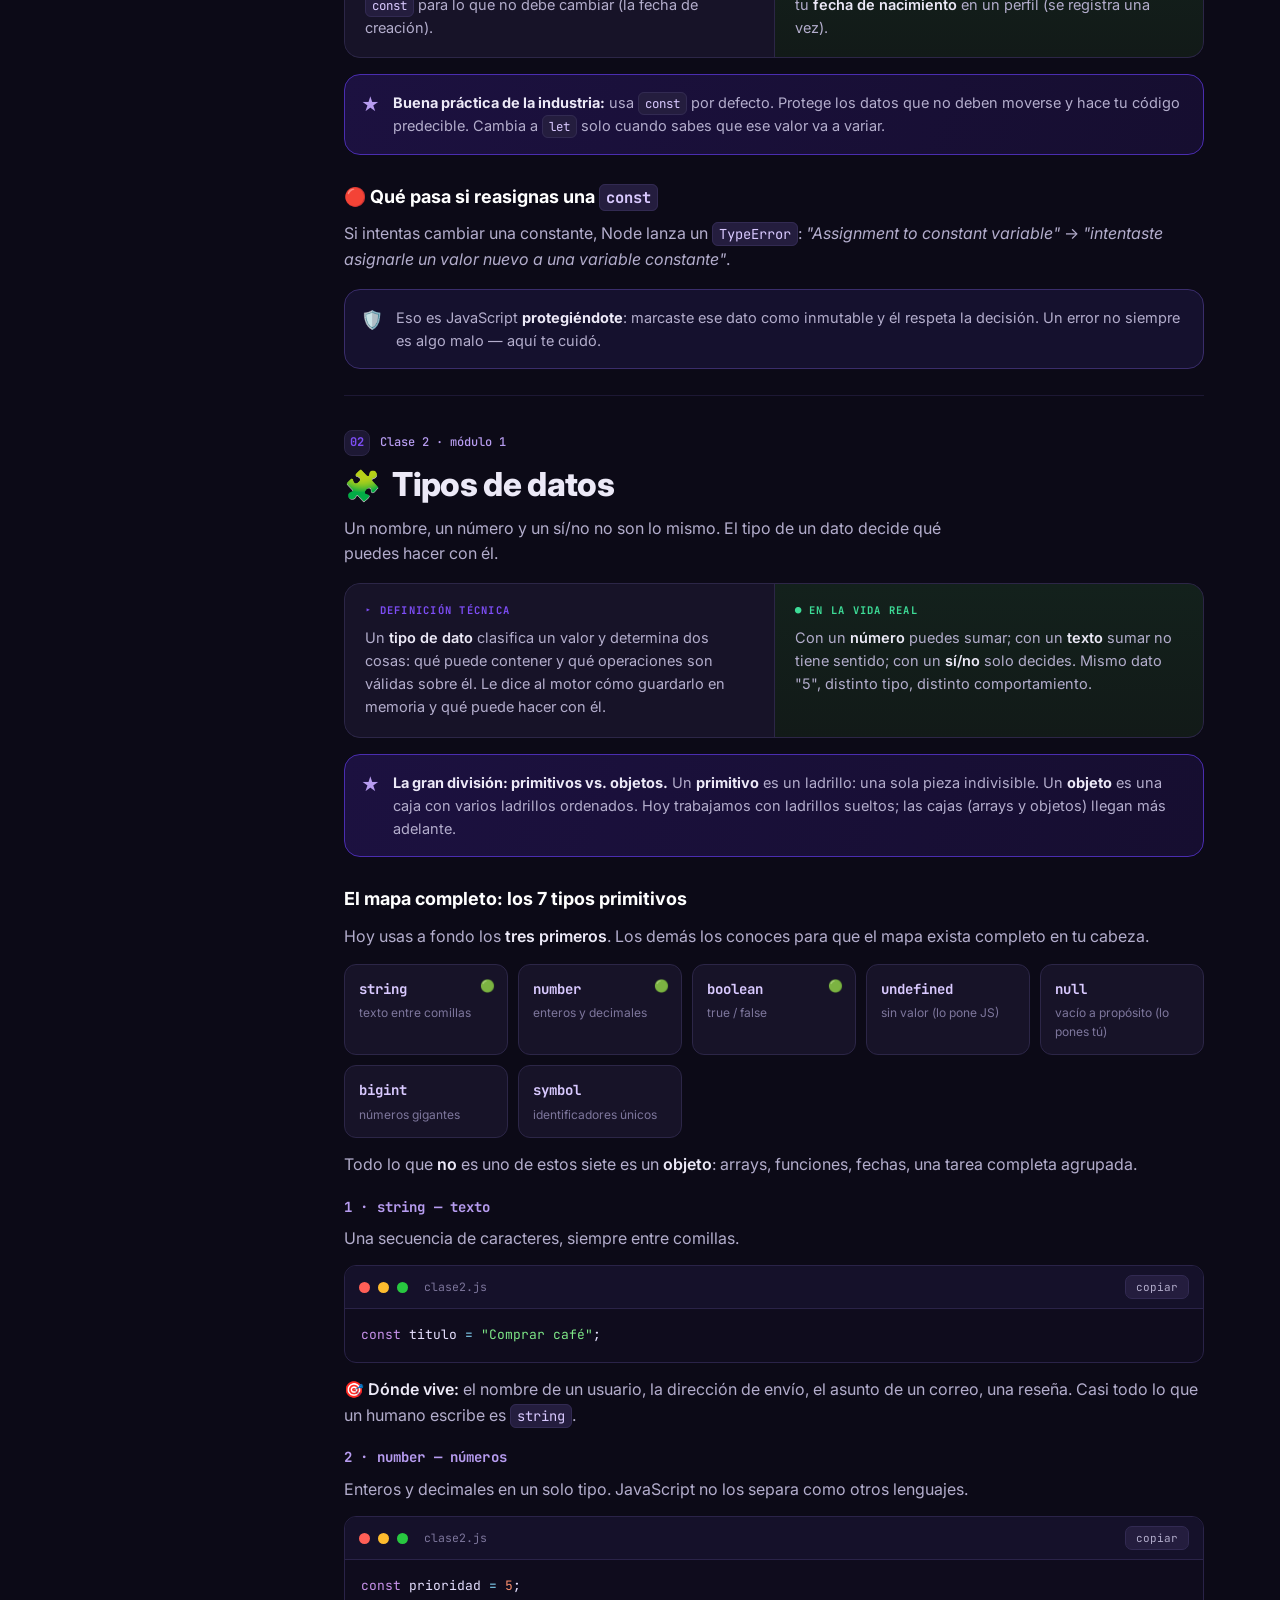
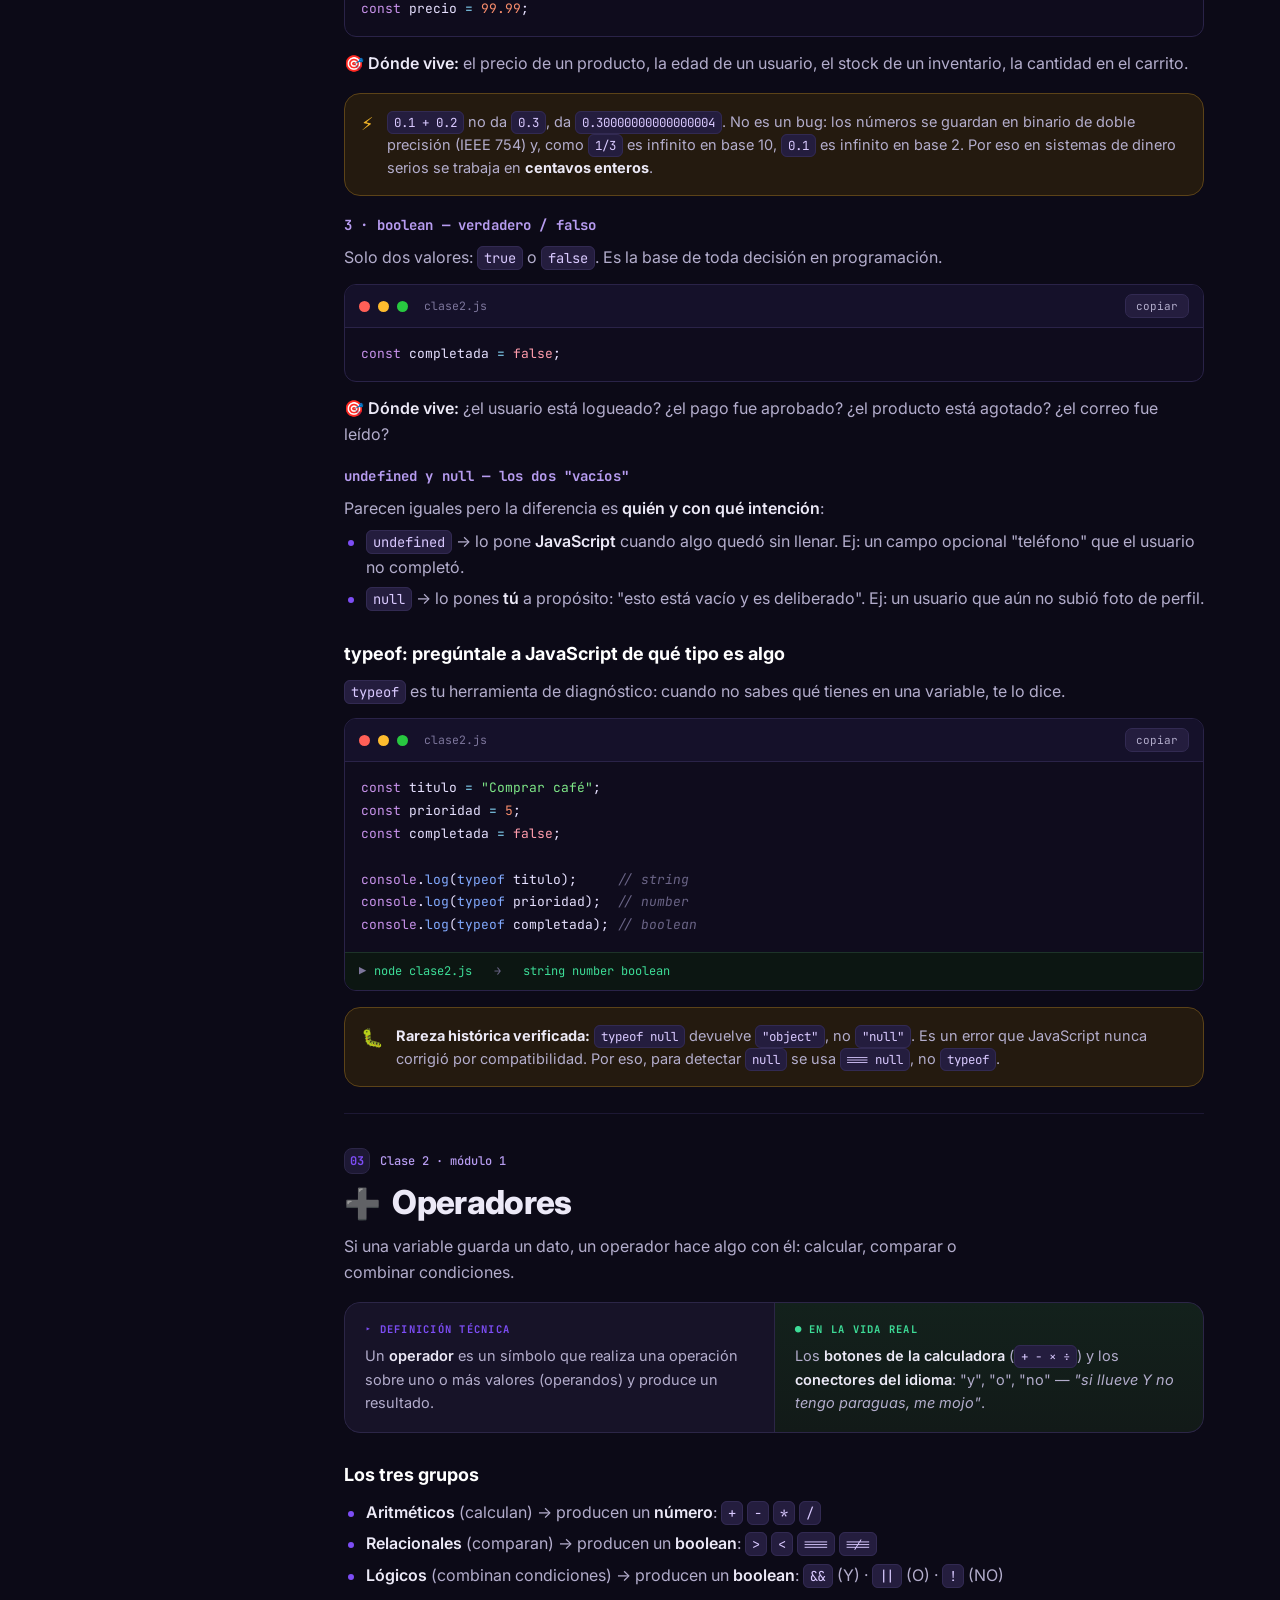
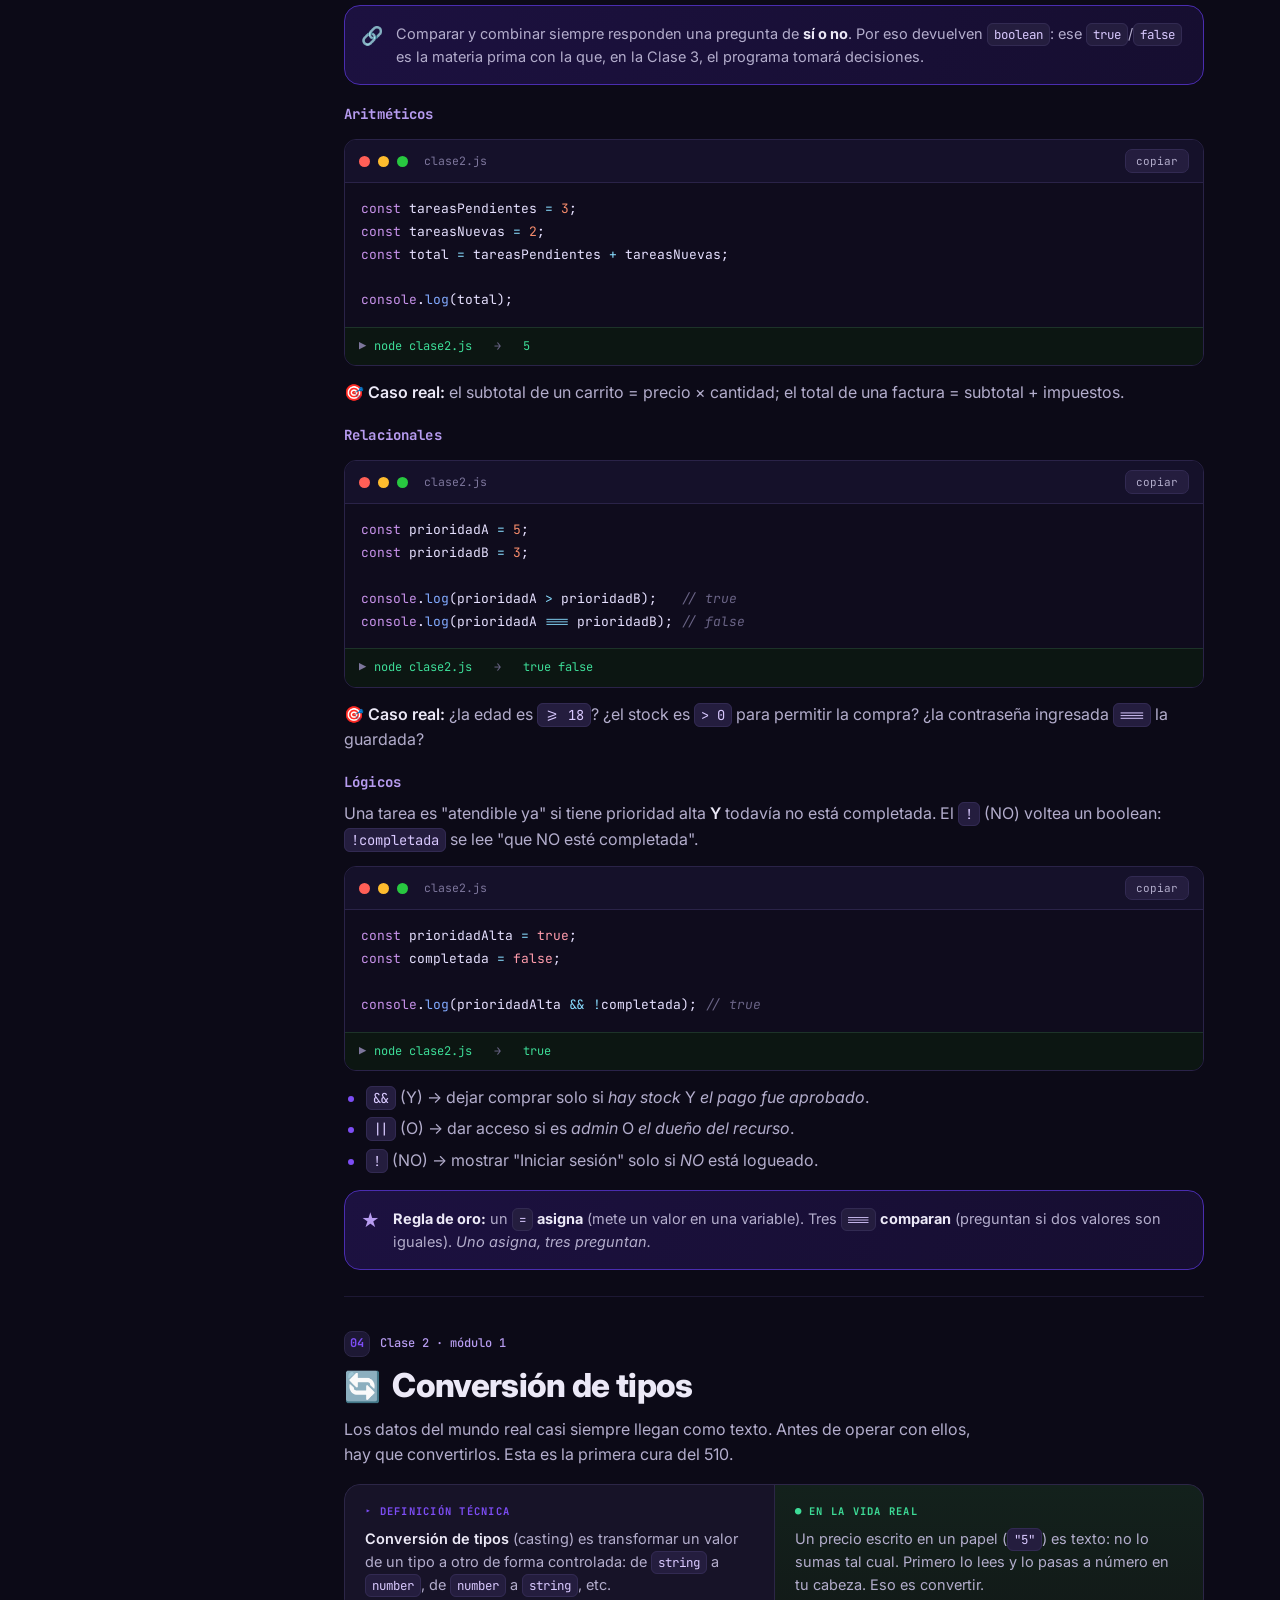
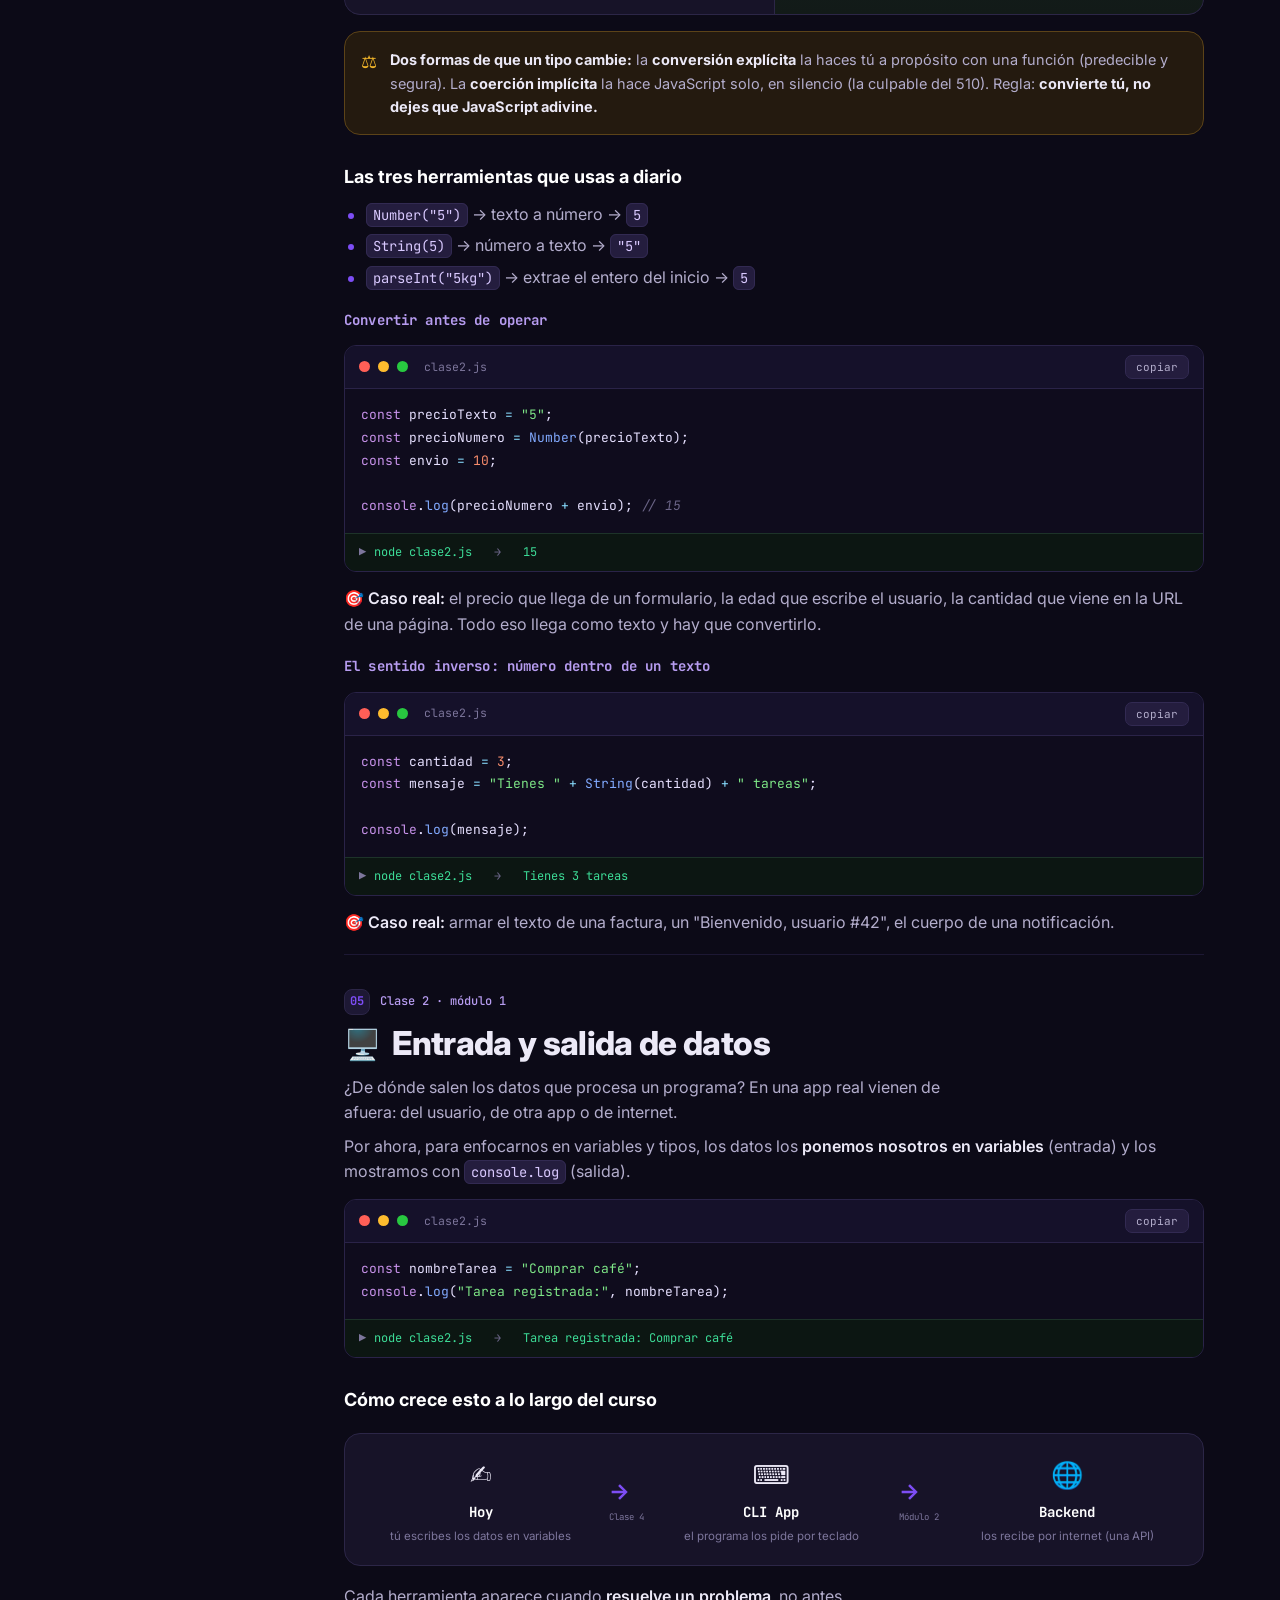
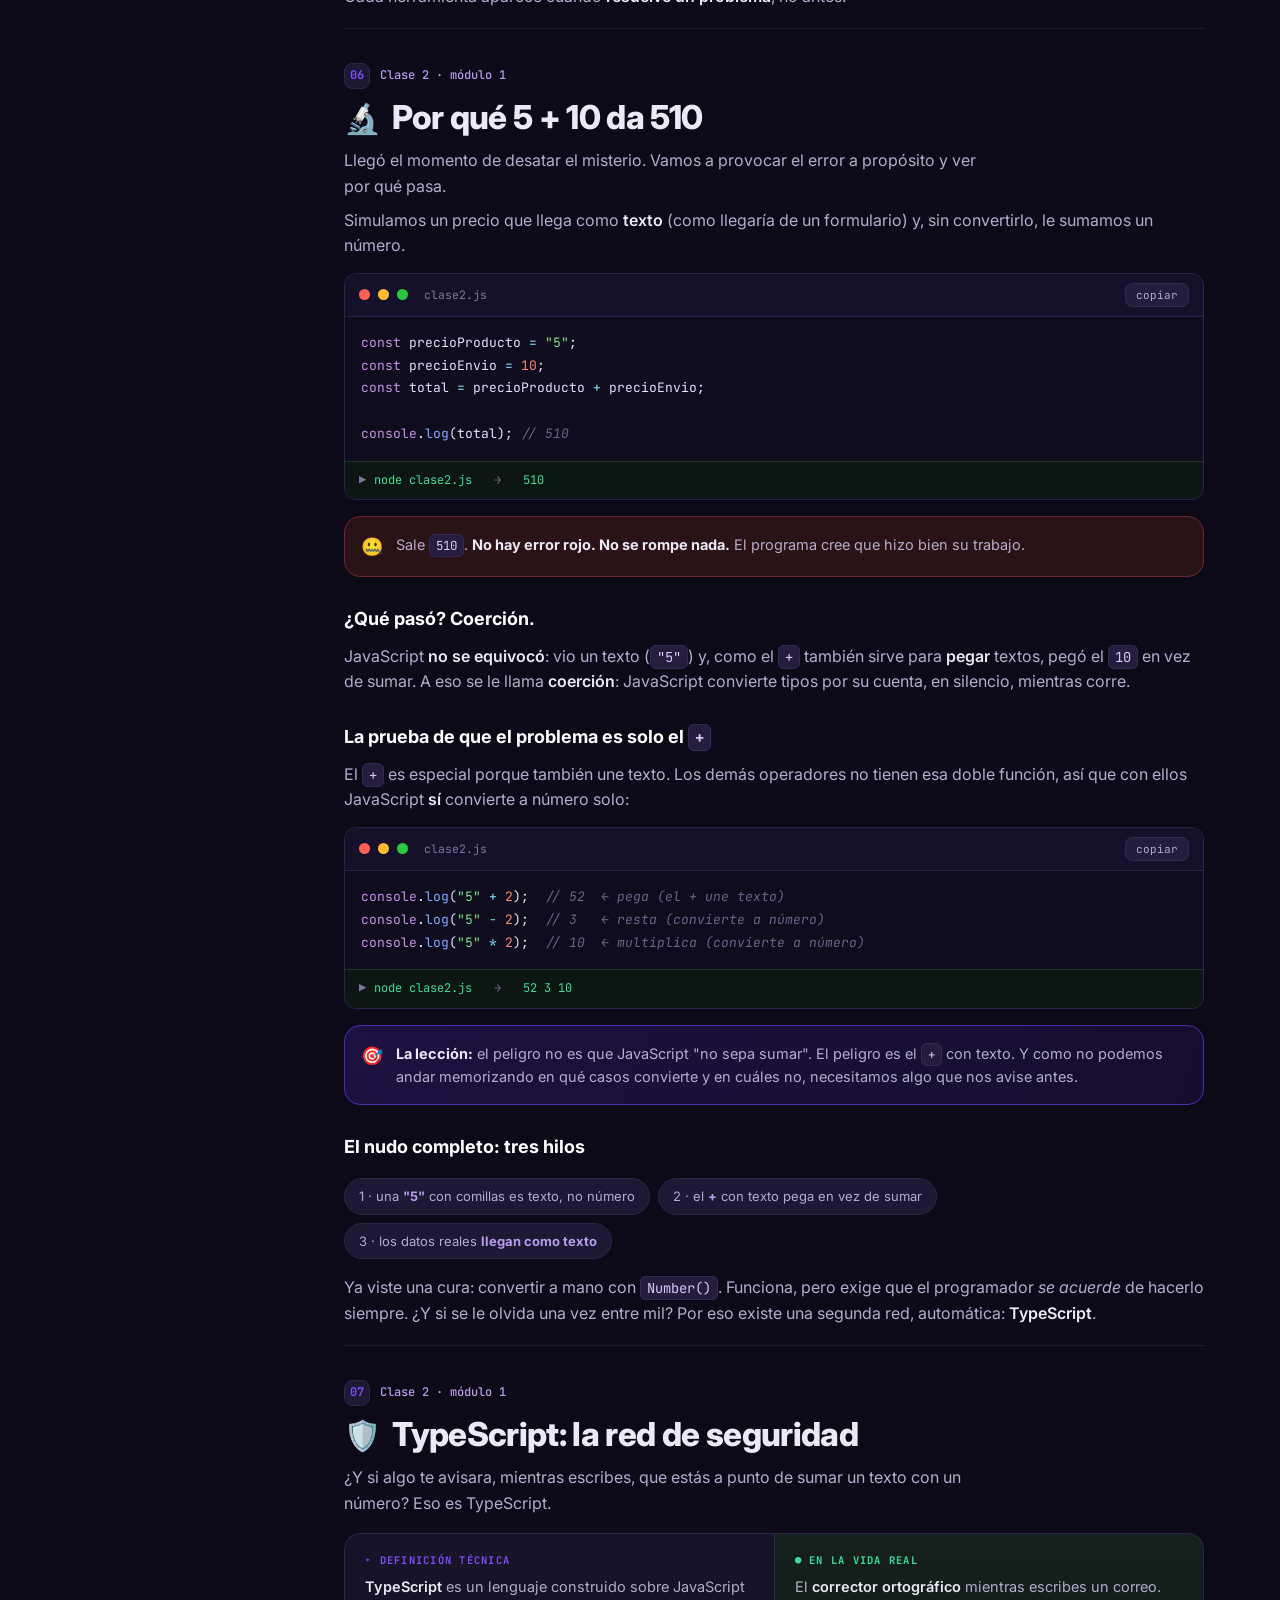
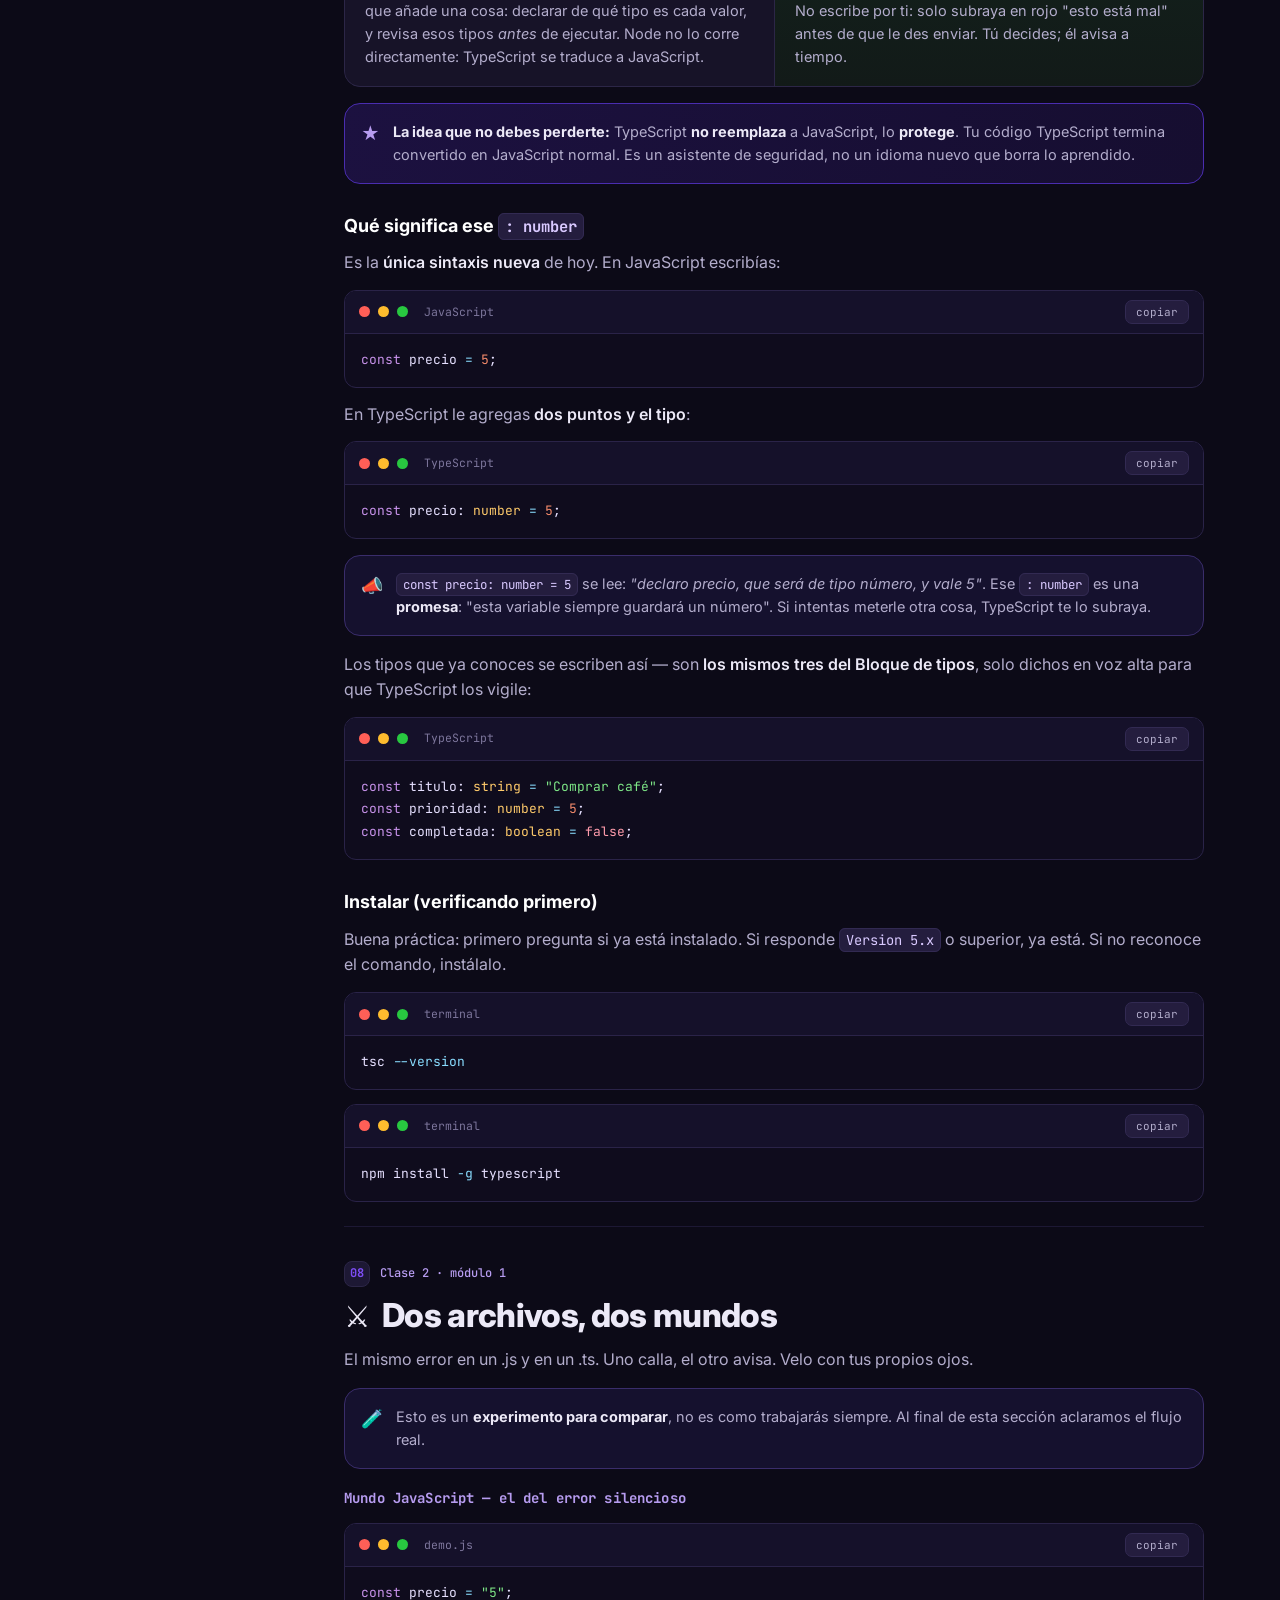
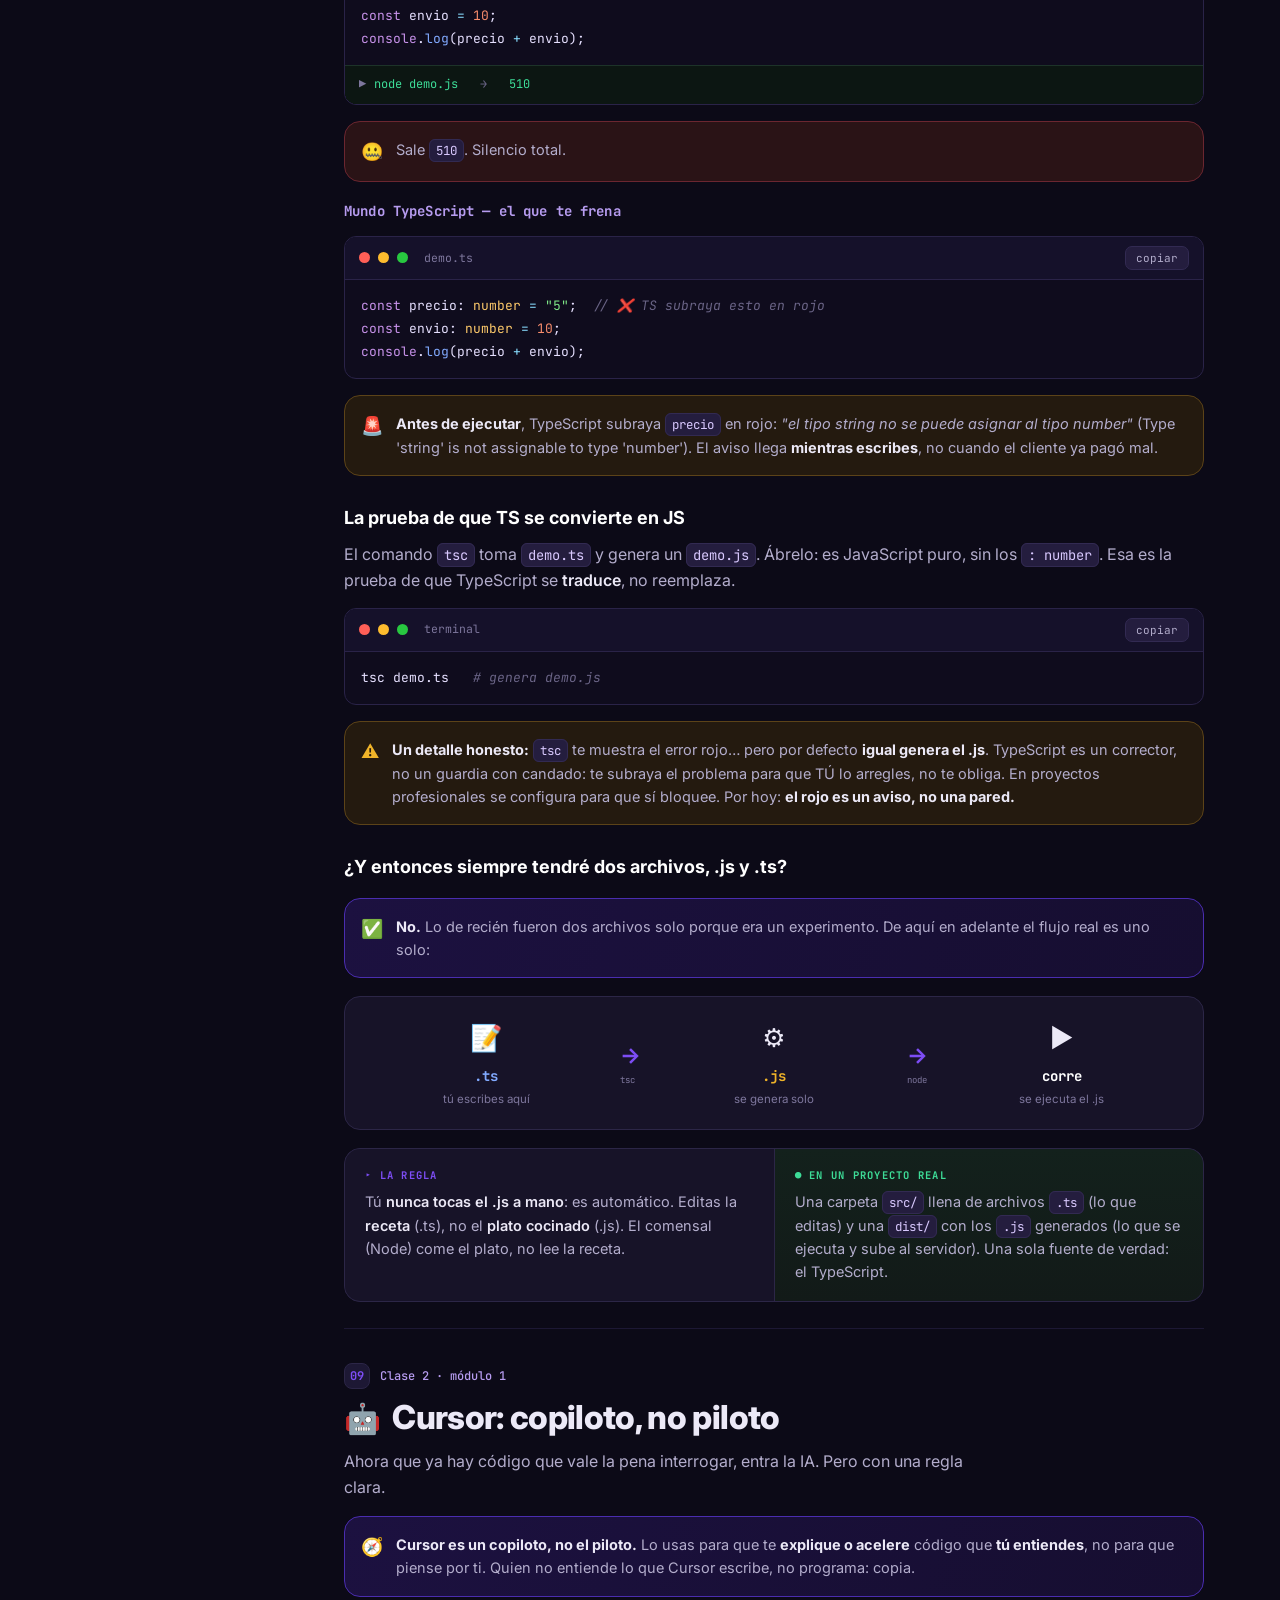
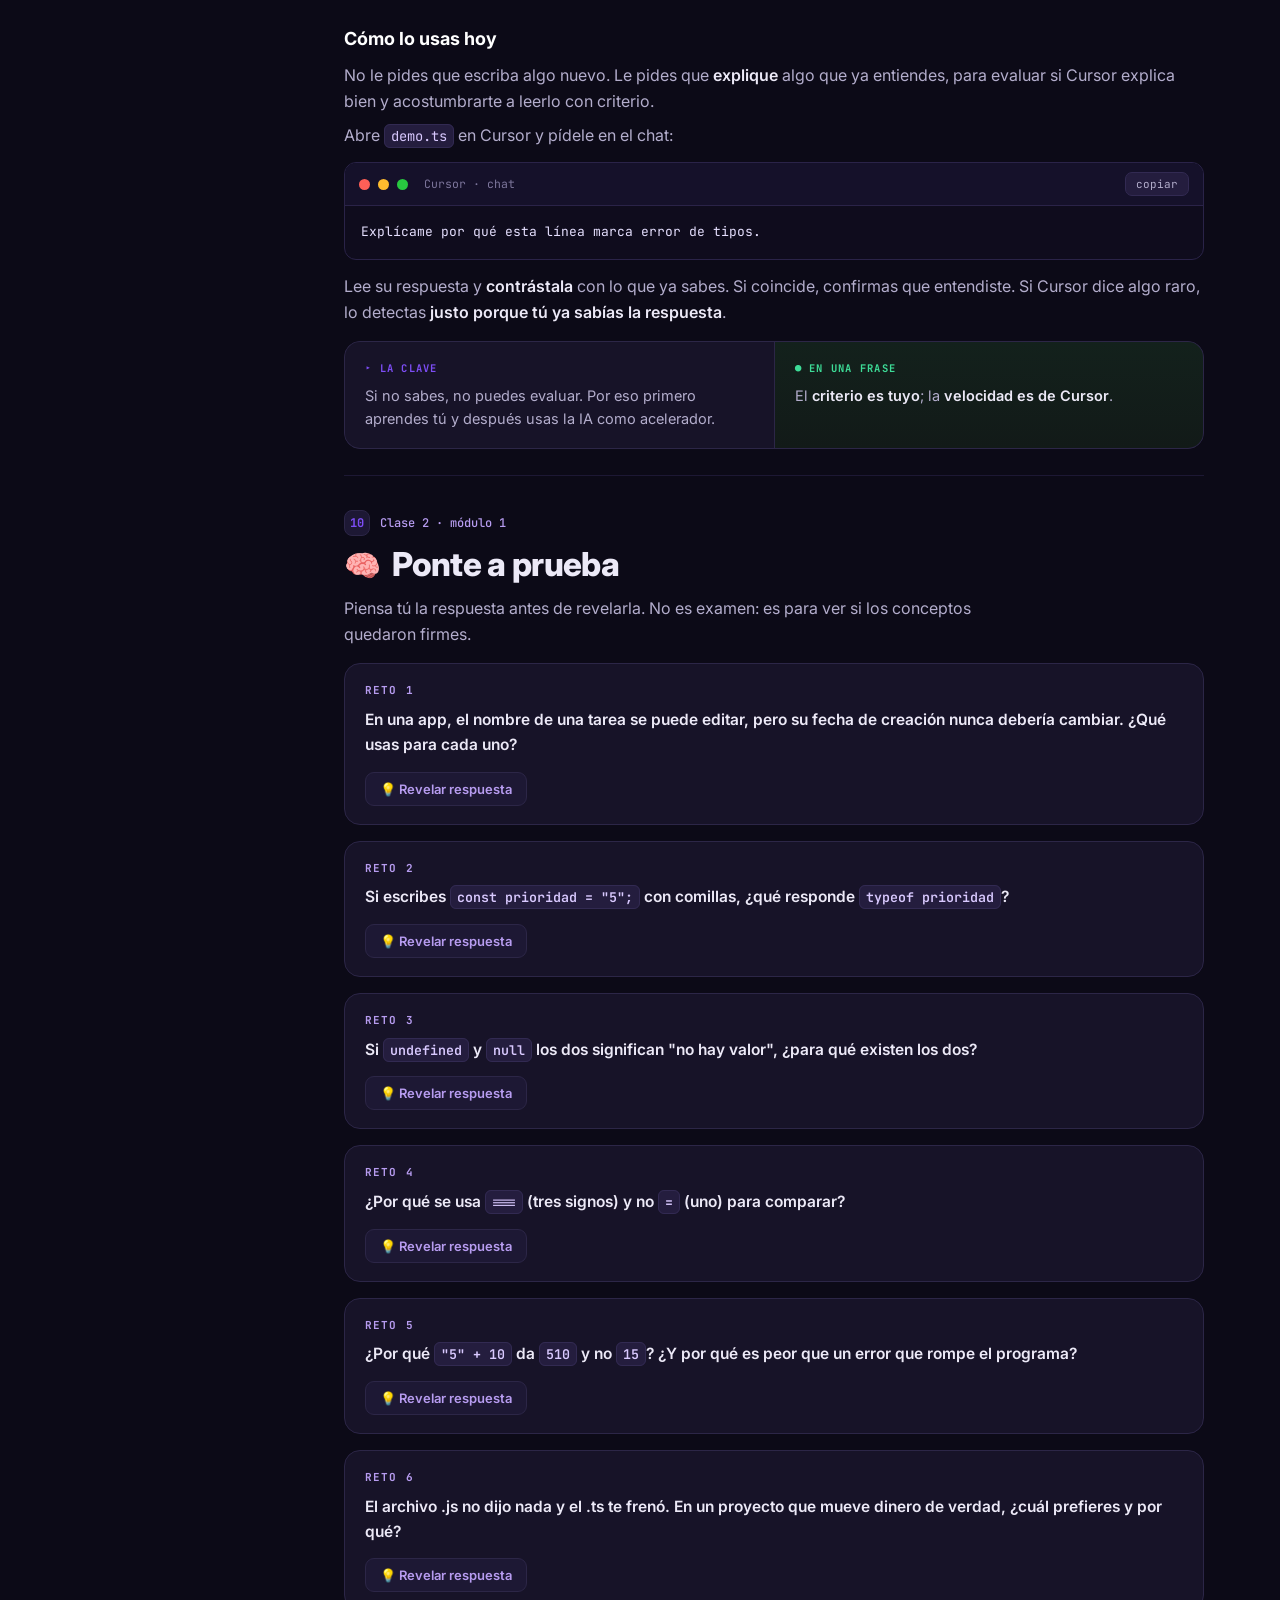
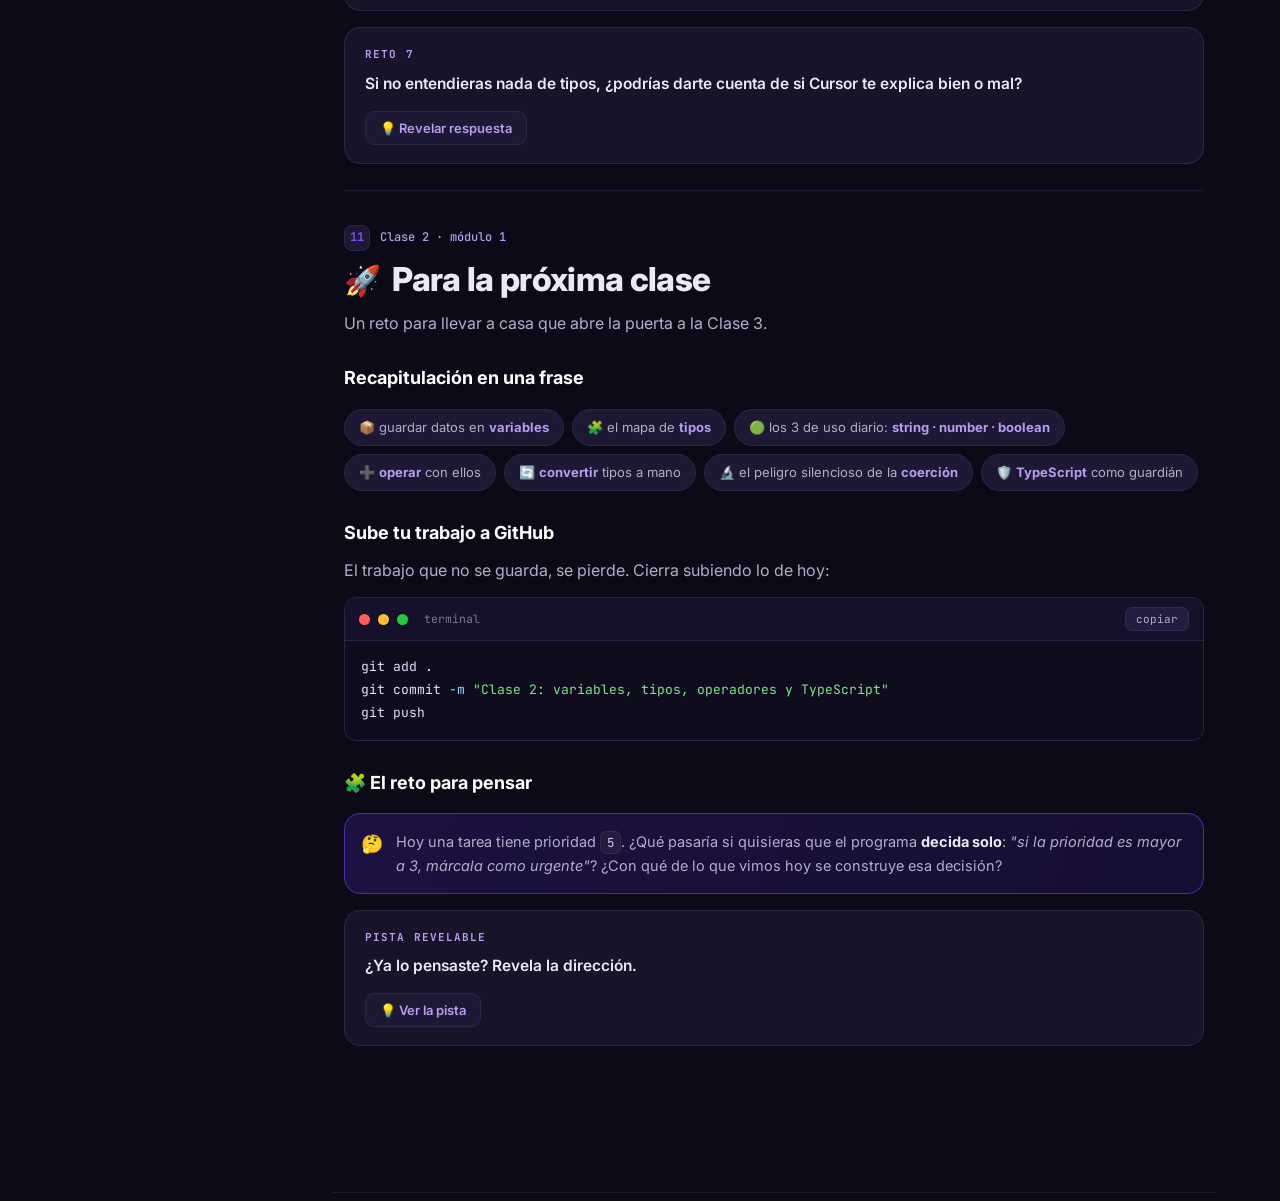
<file: docs/clase2.html>
<!DOCTYPE html>
<html lang="es">
<head>
<meta charset="UTF-8">
<meta name="viewport" content="width=device-width, initial-scale=1.0">
<title>Clase 2 · Variables, tipos, operadores y TypeScript · JavaScript AI Backend Developer</title>
<link rel="preconnect" href="https://fonts.googleapis.com">
<link rel="preconnect" href="https://fonts.gstatic.com" crossorigin>
<link href="https://fonts.googleapis.com/css2?family=Inter:wght@400;500;600;700;800&family=JetBrains+Mono:wght@400;500;700&display=swap" rel="stylesheet">
<style>
:root{
  --indigo:#5418CC;
  --violet:#6018F0;
  --violet-soft:#7d4df5;
  --indigo-deep:#3C1884;
  --lilac:#b79cf0;
  --bg:#0c0a17;
  --bg-2:#13102099;
  --panel:#171328;
  --panel-2:#1d1834;
  --panel-line:#2c2647;
  --ink:#ece9f7;
  --ink-2:#b3adcc;
  --ink-3:#7d769c;
  --green:#3ddc97;
  --green-deep:#0f3d2d;
  --amber:#f0b429;
  --red:#ff6b6b;
  --code-bg:#0f0c1d;
  --radius:16px;
  --sidebar-w:268px;
}
*{box-sizing:border-box;margin:0;padding:0}
html{scroll-behavior:smooth}
body{
  font-family:'Inter',system-ui,sans-serif;
  background:var(--bg);
  color:var(--ink);
  line-height:1.6;
  -webkit-font-smoothing:antialiased;
  overflow-x:hidden;
}
body::before{
  content:"";position:fixed;inset:0;z-index:-2;
  background:
    radial-gradient(900px 500px at 80% -5%, #6018f025, transparent 60%),
    radial-gradient(700px 600px at 0% 110%, #3c188433, transparent 55%);
}
/* node-network constellation */
.constellation{position:fixed;inset:0;z-index:-1;opacity:.5;pointer-events:none}

/* ============ LAYOUT ============ */
.app{display:flex;min-height:100vh}

/* ----- sidebar ----- */
.sidebar{
  width:var(--sidebar-w);flex:0 0 var(--sidebar-w);
  position:sticky;top:0;height:100vh;
  background:linear-gradient(180deg,#15112a,#0f0c1d);
  border-right:1px solid var(--panel-line);
  display:flex;flex-direction:column;
  z-index:50;
}
.brand{padding:22px 22px 16px;border-bottom:1px solid var(--panel-line)}
.brand .kicker{font-size:11px;letter-spacing:.16em;text-transform:uppercase;color:var(--lilac);font-weight:700}
.brand h1{font-size:15px;font-weight:800;margin-top:5px;line-height:1.25}
.brand .sub{font-size:11.5px;color:var(--ink-3);margin-top:6px;font-family:'JetBrains Mono',monospace}

.progress-wrap{padding:14px 22px;border-bottom:1px solid var(--panel-line)}
.progress-label{display:flex;justify-content:space-between;font-size:11px;color:var(--ink-3);margin-bottom:7px;font-family:'JetBrains Mono',monospace}
.progress-track{height:6px;background:#241d3e;border-radius:99px;overflow:hidden}
.progress-bar{height:100%;width:0;border-radius:99px;background:linear-gradient(90deg,var(--violet),var(--green));transition:width .4s ease}

.nav{flex:1;overflow-y:auto;padding:10px 12px 20px}
.nav::-webkit-scrollbar{width:6px}
.nav::-webkit-scrollbar-thumb{background:#2c2647;border-radius:99px}
.nav a{
  display:flex;align-items:center;gap:11px;
  padding:9px 12px;border-radius:10px;
  color:var(--ink-2);text-decoration:none;font-size:13.5px;font-weight:500;
  margin-bottom:2px;position:relative;transition:background .15s,color .15s;
}
.nav a .ico{font-size:16px;width:20px;text-align:center;flex:0 0 20px}
.nav a .seen{margin-left:auto;width:7px;height:7px;border-radius:99px;background:transparent;border:1.5px solid #3a3358;flex:0 0 auto}
.nav a.done .seen{background:var(--green);border-color:var(--green)}
.nav a:hover{background:#1f1838;color:var(--ink)}
.nav a.active{background:linear-gradient(90deg,#5418cc33,#6018f01a);color:#fff}
.nav a.active::before{content:"";position:absolute;left:0;top:7px;bottom:7px;width:3px;border-radius:99px;background:var(--violet)}

.present-btn{
  margin:0 12px 14px;padding:11px;border-radius:11px;border:1px solid var(--panel-line);
  background:#1a1530;color:var(--ink);font-family:'Inter';font-size:12.5px;font-weight:600;
  cursor:pointer;display:flex;align-items:center;justify-content:center;gap:8px;transition:.15s;
}
.present-btn:hover{background:var(--indigo);border-color:var(--violet)}

/* ----- main ----- */
.main{flex:1;min-width:0;padding:0 clamp(20px,5vw,72px)}
.topbar{
  position:sticky;top:0;z-index:30;
  display:flex;align-items:center;gap:14px;
  padding:16px 0;margin-bottom:8px;
  background:linear-gradient(180deg,var(--bg) 70%,transparent);
  backdrop-filter:blur(2px);
}
.menu-toggle{display:none}
.topbar .crumb{font-family:'JetBrains Mono',monospace;font-size:12px;color:var(--ink-3)}
.topbar .crumb b{color:var(--lilac)}

.content{max-width:860px;margin:0 auto;padding-bottom:80px}

/* ----- section ----- */
.section{padding:34px 0 10px;scroll-margin-top:80px;border-top:1px solid #1d1834}
.section:first-of-type{border-top:none}
.sec-eyebrow{display:flex;align-items:center;gap:10px;font-family:'JetBrains Mono',monospace;font-size:12px;color:var(--lilac);font-weight:500;margin-bottom:10px}
.sec-eyebrow .num{
  display:inline-grid;place-items:center;width:26px;height:26px;border-radius:8px;
  background:#1d1834;border:1px solid var(--panel-line);color:var(--violet-soft);font-weight:700;font-size:12px;
}
.section h2{font-size:clamp(24px,3.4vw,33px);font-weight:800;letter-spacing:-.02em;line-height:1.15;display:flex;gap:12px;align-items:baseline;flex-wrap:wrap}
.section h2 .emoji{font-size:.9em}
.section .lead{color:var(--ink-2);font-size:16px;margin-top:12px;max-width:64ch}
.section h3{font-size:18px;font-weight:700;margin:28px 0 10px;color:#fff}
.section h4{font-size:14px;font-weight:700;margin:18px 0 6px;color:var(--lilac);font-family:'JetBrains Mono',monospace;letter-spacing:.01em}
.section p{color:var(--ink-2);margin:8px 0}
.section p strong,.section li strong{color:var(--ink);font-weight:600}
.section ul{margin:8px 0 8px 2px;list-style:none}
.section ul li{position:relative;padding-left:20px;margin:6px 0;color:var(--ink-2)}
.section ul li::before{content:"";position:absolute;left:2px;top:11px;width:6px;height:6px;border-radius:99px;background:var(--violet-soft)}
code:not(pre code){
  font-family:'JetBrains Mono',monospace;font-size:.86em;
  background:#241d3e;color:#d9c9ff;padding:2px 6px;border-radius:6px;border:1px solid #322a52;
}

/* ----- def card (técnica + vida real) ----- */
.def{
  display:grid;grid-template-columns:1fr 1fr;gap:1px;
  background:var(--panel-line);border:1px solid var(--panel-line);
  border-radius:var(--radius);overflow:hidden;margin:16px 0;
}
.def>div{background:var(--panel);padding:18px 20px}
.def .tag{font-family:'JetBrains Mono',monospace;font-size:10.5px;letter-spacing:.12em;text-transform:uppercase;font-weight:700;margin-bottom:7px;display:flex;align-items:center;gap:6px}
.def .tech .tag{color:var(--violet-soft)}
.def .real .tag{color:var(--green)}
.def .real{background:linear-gradient(180deg,#13211c,#121a18)}
.def p{margin:0;color:var(--ink-2);font-size:14.5px}

/* ----- callout banners ----- */
.callout{border-radius:var(--radius);padding:16px 18px 16px 16px;margin:16px 0;border:1px solid;display:flex;gap:13px;font-size:14.5px}
.callout .ic{font-size:18px;flex:0 0 auto;line-height:1.5}
.callout .body{color:var(--ink-2)}
.callout .body strong{color:var(--ink)}
.callout.tip{background:#15112e;border-color:#3a2d6b}
.callout.tip .ic{color:var(--violet-soft)}
.callout.warn{background:#241a0f;border-color:#5c4318}
.callout.warn .ic{color:var(--amber)}
.callout.key{background:linear-gradient(110deg,#1c1140,#160e30);border-color:#4a2db0}
.callout.key .ic{color:var(--lilac)}
.callout.danger{background:#2a1316;border-color:#6b2630}
.callout.danger .ic{color:var(--red)}

/* ----- code block ----- */
.code{position:relative;margin:14px 0;border-radius:12px;overflow:hidden;border:1px solid #2a2348;background:var(--code-bg)}
.code-head{display:flex;align-items:center;gap:8px;padding:9px 14px;background:#15112a;border-bottom:1px solid #2a2348}
.dot{width:11px;height:11px;border-radius:99px}
.dot.r{background:#ff5f57}.dot.y{background:#febc2e}.dot.g{background:#28c840}
.code-file{margin-left:8px;font-family:'JetBrains Mono',monospace;font-size:11.5px;color:var(--ink-3)}
.copy-btn{margin-left:auto;background:#241d3e;border:1px solid #322a52;color:var(--ink-2);font-size:11px;
  font-family:'JetBrains Mono',monospace;padding:4px 10px;border-radius:7px;cursor:pointer;transition:.15s}
.copy-btn:hover{background:var(--indigo);color:#fff;border-color:var(--violet)}
.copy-btn.copied{background:var(--green-deep);color:var(--green);border-color:var(--green)}
pre{margin:0;padding:15px 16px;overflow-x:auto}
pre code{font-family:'JetBrains Mono',monospace;font-size:13px;line-height:1.65;color:#e6e0ff;white-space:pre}
.run{display:flex;align-items:center;gap:8px;padding:9px 14px;background:#0c1612;border-top:1px solid #1d3329;
  font-family:'JetBrains Mono',monospace;font-size:12px;color:var(--green)}
.run .arrow{color:var(--ink-3)}
/* token colors */
.tk-key{color:#c792ea}.tk-str{color:#7ee787}.tk-num{color:#f78c6c}.tk-com{color:#6a6486;font-style:italic}
.tk-fn{color:#82aaff}.tk-op{color:#89ddff}.tk-bool{color:#ff9cac}.tk-typ{color:#ffcb6b}

/* ----- run-out inline result ----- */
.out{font-family:'JetBrains Mono',monospace;font-size:13px;background:#121a16;border:1px solid #1d3329;
  border-radius:8px;padding:5px 10px;color:var(--green);display:inline-block;margin-top:2px}

/* ----- chips for tipos ----- */
.tipos{display:grid;grid-template-columns:repeat(auto-fill,minmax(150px,1fr));gap:10px;margin:14px 0}
.tipo{background:var(--panel);border:1px solid var(--panel-line);border-radius:12px;padding:13px 14px;position:relative}
.tipo .tn{font-family:'JetBrains Mono',monospace;font-weight:700;font-size:14px;color:#d9c9ff}
.tipo .td{font-size:12px;color:var(--ink-3);margin-top:3px}
.tipo .lvl{position:absolute;top:11px;right:12px;font-size:12px}

/* ----- quiz ----- */
.quiz{background:var(--panel);border:1px solid var(--panel-line);border-radius:var(--radius);padding:18px 20px;margin:16px 0;position:relative}
.quiz .q-ix{font-family:'JetBrains Mono',monospace;font-size:11px;color:var(--lilac);font-weight:700;letter-spacing:.1em}
.quiz .q-text{font-size:15.5px;color:var(--ink);font-weight:600;margin:8px 0 14px}
.reveal-btn{background:#1d1834;border:1px solid var(--panel-line);color:var(--lilac);font-family:'Inter';
  font-size:13px;font-weight:600;padding:8px 14px;border-radius:9px;cursor:pointer;transition:.15s;display:inline-flex;align-items:center;gap:7px}
.reveal-btn:hover{background:var(--indigo);color:#fff;border-color:var(--violet)}
.answer{margin-top:14px;border-left:3px solid var(--green);background:linear-gradient(90deg,#11231b,#101a16);
  border-radius:0 10px 10px 0;padding:13px 16px;display:none}
.answer.show{display:block;animation:fade .35s ease}
.answer .a-tag{font-family:'JetBrains Mono',monospace;font-size:10.5px;letter-spacing:.1em;text-transform:uppercase;color:var(--green);font-weight:700;margin-bottom:5px}
.answer p{margin:0;color:var(--ink-2);font-size:14px}
@keyframes fade{from{opacity:0;transform:translateY(-4px)}to{opacity:1;transform:none}}

/* ----- the 510 hero signature ----- */
.hero510{margin:18px 0;border-radius:var(--radius);overflow:hidden;border:1px solid #3a2d6b;
  background:radial-gradient(120% 140% at 100% 0%,#2a1466,#140d2c)}
.hero510 .inner{padding:26px 24px}
.hero510 .eq{font-family:'JetBrains Mono',monospace;font-size:clamp(26px,6vw,46px);font-weight:700;
  display:flex;align-items:center;gap:14px;flex-wrap:wrap;line-height:1}
.hero510 .a{color:#7ee787}.hero510 .b{color:#82aaff}.hero510 .plus{color:var(--ink-3)}
.hero510 .arrow{color:var(--ink-3);font-size:.6em}
.hero510 .bad{color:var(--red);position:relative}
.hero510 .bad::after{content:"✕";font-size:.4em;vertical-align:super;margin-left:6px}
.hero510 .cap{margin-top:14px;color:var(--lilac);font-size:14px;max-width:56ch}
.hero510 .cap b{color:#fff}

/* flujo ts->js infographic */
.flow{display:grid;grid-template-columns:1fr auto 1fr auto 1fr;align-items:center;gap:10px;margin:18px 0;
  background:var(--panel);border:1px solid var(--panel-line);border-radius:var(--radius);padding:20px 18px}
.flow .node{text-align:center}
.flow .node .ic{font-size:26px}
.flow .node .nm{font-family:'JetBrains Mono',monospace;font-weight:700;font-size:14px;margin-top:6px;color:#fff}
.flow .node .ds{font-size:11.5px;color:var(--ink-3);margin-top:3px}
.flow .ts .nm{color:#82aaff}.flow .js .nm{color:#f0b429}
.flow .ar{color:var(--violet-soft);font-size:22px;font-weight:700}
.flow .ar small{display:block;font-size:9px;color:var(--ink-3);font-family:'JetBrains Mono',monospace;font-weight:400}
@media(max-width:620px){.flow{grid-template-columns:1fr;gap:6px}.flow .ar{transform:rotate(90deg);margin:2px 0}}

/* recap pills */
.recap{display:flex;flex-wrap:wrap;gap:8px;margin:16px 0}
.recap span{background:#1d1834;border:1px solid var(--panel-line);border-radius:99px;padding:7px 14px;font-size:13px;color:var(--ink-2)}
.recap span b{color:var(--lilac)}

/* footer */
.foot{border-top:1px solid #1d1834;margin-top:40px;padding:22px 0 14px;text-align:center;
  font-size:11.5px;color:var(--ink-3);font-family:'JetBrains Mono',monospace;line-height:1.7}
.foot a{color:var(--lilac);text-decoration:none}

/* ====== PRESENTATION MODE ====== */
body.present .sidebar,body.present .topbar,body.present .foot{display:none}
body.present .main{padding:0}
body.present .content{max-width:none}
body.present .section{display:none;min-height:100vh;padding:6vh clamp(24px,8vw,120px);
  border:none;place-content:center;max-width:1100px;margin:0 auto}
body.present .section.slide-on{display:block;animation:slidein .4s ease}
body.present .section h2{font-size:clamp(30px,5vw,52px)}
body.present .section .lead{font-size:clamp(17px,2.2vw,22px)}
body.present pre code{font-size:clamp(14px,1.6vw,18px)}
@keyframes slidein{from{opacity:0;transform:translateY(14px)}to{opacity:1;transform:none}}
.present-hud{display:none}
body.present .present-hud{
  display:flex;position:fixed;bottom:18px;left:50%;transform:translateX(-50%);z-index:80;
  align-items:center;gap:14px;background:#15112acc;backdrop-filter:blur(8px);
  border:1px solid var(--panel-line);border-radius:99px;padding:8px 16px;
  font-family:'JetBrains Mono',monospace;font-size:12px;color:var(--ink-2)}
.present-hud b{color:var(--lilac)}
.present-hud .hk{background:#241d3e;border:1px solid #322a52;border-radius:6px;padding:2px 7px;font-size:11px}
.present-hud button{background:none;border:none;color:var(--ink-2);cursor:pointer;font-family:inherit;font-size:12px}

/* ====== responsive ====== */
@media(max-width:880px){
  .sidebar{position:fixed;left:0;top:0;transform:translateX(-100%);transition:transform .25s ease;box-shadow:0 0 40px #000a}
  .sidebar.open{transform:none}
  .menu-toggle{display:inline-grid;place-items:center;width:40px;height:40px;border-radius:10px;
    background:var(--panel);border:1px solid var(--panel-line);color:var(--ink);cursor:pointer;font-size:18px}
  .def{grid-template-columns:1fr}
  .scrim{position:fixed;inset:0;background:#000a;z-index:40;display:none}
  .scrim.show{display:block}
}
@media(min-width:881px){.menu-toggle,.scrim{display:none}}
@media(prefers-reduced-motion:reduce){*{animation:none!important;transition:none!important;scroll-behavior:auto}}
</style>
</head>
<body>
<canvas class="constellation" id="stars"></canvas>
<div class="scrim" id="scrim"></div>

<div class="app">
<!-- ============ SIDEBAR ============ -->
<aside class="sidebar" id="sidebar">
  <div class="brand">
    <div class="kicker">Dev Senior Code</div>
    <h1>JavaScript AI Backend Developer</h1>
    <div class="sub">Módulo 1 · Clase 2</div>
  </div>
  <div class="progress-wrap">
    <div class="progress-label"><span>Tu avance</span><span id="pct">0%</span></div>
    <div class="progress-track"><div class="progress-bar" id="pbar"></div></div>
  </div>
  <nav class="nav" id="nav"></nav>
  <button class="present-btn" id="presentBtn">▶ Modo presentación</button>
</aside>

<!-- ============ MAIN ============ -->
<main class="main">
  <div class="topbar">
    <button class="menu-toggle" id="menuToggle">☰</button>
    <div class="crumb">clase_02 / <b id="crumbNow">intro</b></div>
  </div>
  <div class="content" id="content"><!-- sections injected --></div>

  <footer class="foot">
    © 2026 Ana Alvarado · Educadora Tech &amp; Desarrolladora Full Stack<br>
    <a href="https://linkedin.com/in/ana-alvarado-instructora-full-stack" target="_blank" rel="noopener">linkedin.com/in/ana-alvarado-instructora-full-stack</a>
  </footer>
</main>
</div>

<div class="present-hud">
  <span><b id="slideNow">1</b> / <span id="slideTot">11</span></span>
  <span>·</span>
  <span><span class="hk">←</span> <span class="hk">→</span> navegar</span>
  <span>·</span>
  <button id="exitPresent"><span class="hk">Esc</span> salir</button>
</div>

<script id="DATA" type="application/json">[{"id": "intro", "icon": "🎯", "nav": "El misterio del 510", "crumb": "intro", "num": "00", "emoji": "🎯", "title": "El misterio del 510", "lead": "Antes de escribir una línea de código, un acertijo que va a guiar toda la clase. Guárdalo en la cabeza: vamos a volver a él.", "html": "\n  <div class=\"hero510\"><div class=\"inner\">\n    <div class=\"eq\"><span class=\"a\">5</span><span class=\"plus\">+</span><span class=\"b\">10</span><span class=\"arrow\">→</span><span class=\"bad\">510</span></div>\n    <div class=\"cap\">En una tienda online, un producto cuesta <b>5</b> y el envío <b>10</b>. El sistema debería mostrar <b>15</b>… pero muestra <b>510</b>.</div>\n  </div></div>\n  <h3>¿Por qué esto es un problema serio?</h3>\n  <p>No es que \"se vea feo\". Es un error que <strong>cobra mal al cliente o descuadra la contabilidad</strong>: pérdida de dinero, reclamos y desconfianza.</p>\n  <div class=\"callout danger\"><div class=\"ic\">⚠️</div><div class=\"body\">Y lo más peligroso: el programa <strong>no se rompe</strong>. Sigue corriendo como si todo estuviera bien. Un error invisible puede vivir meses sin que nadie lo note.</div></div>\n  <p>Hoy vas a entender exactamente por qué pasa esto y cómo la industria lo previene. Para llegar ahí, primero necesitas tres piezas: <strong>variables</strong>, <strong>tipos de datos</strong> y <strong>operadores</strong>.</p>\n  "}, {"id": "variables", "icon": "📦", "nav": "Variables", "crumb": "variables", "num": "01", "emoji": "📦", "title": "Variables", "lead": "Lo primero que hace un programa es guardar datos para poder usarlos y cambiarlos. Ese espacio con nombre es una variable.", "html": "\n  <div class=\"def\">\n    <div class=\"tech\"><div class=\"tag\">▸ Definición técnica</div><p>Una <strong>variable</strong> es un nombre que apunta a un espacio en la <strong>memoria RAM</strong>, donde se guarda un valor mientras el programa corre.</p></div>\n    <div class=\"real\"><div class=\"tag\">● En la vida real</div><p>Un <strong>casillero de gimnasio con etiqueta</strong>. La etiqueta es el nombre (<code>titulo</code>); lo de adentro es el valor (<code>\"Comprar café\"</code>). Cambias el contenido, la etiqueta sigue igual.</p></div>\n  </div>\n  <div class=\"callout tip\"><div class=\"ic\">💡</div><div class=\"body\"><strong>¿Por qué la RAM y no el disco?</strong> La RAM es memoria rápida y temporal: sirve mientras el programa está vivo y se borra al cerrarlo. Por eso un dato en variable desaparece al terminar. Para que sobreviva hasta mañana hace falta una base de datos — eso es el Módulo 2.</div></div>\n\n  <h3><code>let</code> y <code>const</code>: dos tipos de casillero</h3>\n  <ul>\n    <li><code>let</code> → casillero cuyo contenido <strong>puedes cambiar</strong> después.</li>\n    <li><code>const</code> → casillero que <strong>sellas</strong>: una vez le pones algo, no lo reemplazas.</li>\n  </ul>\n  __CODE_var__\n  <div class=\"def\">\n    <div class=\"tech\"><div class=\"tag\">▸ Cuándo cada uno</div><p><code>let</code> para lo que cambia (el nombre de una tarea). <code>const</code> para lo que no debe cambiar (la fecha de creación).</p></div>\n    <div class=\"real\"><div class=\"tag\">● Caso real</div><p><code>let</code> = el <strong>carrito</strong> de una tienda (sube y baja). <code>const</code> = tu <strong>fecha de nacimiento</strong> en un perfil (se registra una vez).</p></div>\n  </div>\n  <div class=\"callout key\"><div class=\"ic\">★</div><div class=\"body\"><strong>Buena práctica de la industria:</strong> usa <code>const</code> por defecto. Protege los datos que no deben moverse y hace tu código predecible. Cambia a <code>let</code> solo cuando sabes que ese valor va a variar.</div></div>\n\n  <h3>🔴 Qué pasa si reasignas una <code>const</code></h3>\n  <p>Si intentas cambiar una constante, Node lanza un <code>TypeError</code>: <em>\"Assignment to constant variable\"</em> → <em>\"intentaste asignarle un valor nuevo a una variable constante\"</em>.</p>\n  <div class=\"callout tip\"><div class=\"ic\">🛡️</div><div class=\"body\">Eso es JavaScript <strong>protegiéndote</strong>: marcaste ese dato como inmutable y él respeta la decisión. Un error no siempre es algo malo — aquí te cuidó.</div></div>\n  ", "codes": {"var": {"file": "clase2.js", "lang": "js", "run": "node clase2.js", "out": null, "code": "let tituloTarea = \"Comprar café\";\nconst fechaCreacion = \"2026-06-19\";\n\nconsole.log(tituloTarea);\nconsole.log(fechaCreacion);"}}}, {"id": "tipos", "icon": "🧩", "nav": "Tipos de datos", "crumb": "tipos", "num": "02", "emoji": "🧩", "title": "Tipos de datos", "lead": "Un nombre, un número y un sí/no no son lo mismo. El tipo de un dato decide qué puedes hacer con él.", "html": "\n  <div class=\"def\">\n    <div class=\"tech\"><div class=\"tag\">▸ Definición técnica</div><p>Un <strong>tipo de dato</strong> clasifica un valor y determina dos cosas: qué puede contener y qué operaciones son válidas sobre él. Le dice al motor cómo guardarlo en memoria y qué puede hacer con él.</p></div>\n    <div class=\"real\"><div class=\"tag\">● En la vida real</div><p>Con un <strong>número</strong> puedes sumar; con un <strong>texto</strong> sumar no tiene sentido; con un <strong>sí/no</strong> solo decides. Mismo dato \"5\", distinto tipo, distinto comportamiento.</p></div>\n  </div>\n\n  <div class=\"callout key\"><div class=\"ic\">★</div><div class=\"body\"><strong>La gran división: primitivos vs. objetos.</strong> Un <strong>primitivo</strong> es un ladrillo: una sola pieza indivisible. Un <strong>objeto</strong> es una caja con varios ladrillos ordenados. Hoy trabajamos con ladrillos sueltos; las cajas (arrays y objetos) llegan más adelante.</div></div>\n\n  <h3>El mapa completo: los 7 tipos primitivos</h3>\n  <p>Hoy usas a fondo los <strong>tres primeros</strong>. Los demás los conoces para que el mapa exista completo en tu cabeza.</p>\n  <div class=\"tipos\">\n    <div class=\"tipo\"><span class=\"lvl\">🟢</span><div class=\"tn\">string</div><div class=\"td\">texto entre comillas</div></div>\n    <div class=\"tipo\"><span class=\"lvl\">🟢</span><div class=\"tn\">number</div><div class=\"td\">enteros y decimales</div></div>\n    <div class=\"tipo\"><span class=\"lvl\">🟢</span><div class=\"tn\">boolean</div><div class=\"td\">true / false</div></div>\n    <div class=\"tipo\"><div class=\"tn\">undefined</div><div class=\"td\">sin valor (lo pone JS)</div></div>\n    <div class=\"tipo\"><div class=\"tn\">null</div><div class=\"td\">vacío a propósito (lo pones tú)</div></div>\n    <div class=\"tipo\"><div class=\"tn\">bigint</div><div class=\"td\">números gigantes</div></div>\n    <div class=\"tipo\"><div class=\"tn\">symbol</div><div class=\"td\">identificadores únicos</div></div>\n  </div>\n  <p>Todo lo que <strong>no</strong> es uno de estos siete es un <strong>objeto</strong>: arrays, funciones, fechas, una tarea completa agrupada.</p>\n\n  <h4>1 · string — texto</h4>\n  <p>Una secuencia de caracteres, siempre entre comillas.</p>\n  __CODE_str__\n  <p><strong>🎯 Dónde vive:</strong> el nombre de un usuario, la dirección de envío, el asunto de un correo, una reseña. Casi todo lo que un humano escribe es <code>string</code>.</p>\n\n  <h4>2 · number — números</h4>\n  <p>Enteros y decimales en un solo tipo. JavaScript no los separa como otros lenguajes.</p>\n  __CODE_num__\n  <p><strong>🎯 Dónde vive:</strong> el precio de un producto, la edad de un usuario, el stock de un inventario, la cantidad en el carrito.</p>\n  <div class=\"callout warn\"><div class=\"ic\">⚡</div><div class=\"body\"><code>0.1 + 0.2</code> no da <code>0.3</code>, da <code>0.30000000000000004</code>. No es un bug: los números se guardan en binario de doble precisión (IEEE 754) y, como <code>1/3</code> es infinito en base 10, <code>0.1</code> es infinito en base 2. Por eso en sistemas de dinero serios se trabaja en <strong>centavos enteros</strong>.</div></div>\n\n  <h4>3 · boolean — verdadero / falso</h4>\n  <p>Solo dos valores: <code>true</code> o <code>false</code>. Es la base de toda decisión en programación.</p>\n  __CODE_bool__\n  <p><strong>🎯 Dónde vive:</strong> ¿el usuario está logueado? ¿el pago fue aprobado? ¿el producto está agotado? ¿el correo fue leído?</p>\n\n  <h4>undefined y null — los dos \"vacíos\"</h4>\n  <p>Parecen iguales pero la diferencia es <strong>quién y con qué intención</strong>:</p>\n  <ul>\n    <li><code>undefined</code> → lo pone <strong>JavaScript</strong> cuando algo quedó sin llenar. Ej: un campo opcional \"teléfono\" que el usuario no completó.</li>\n    <li><code>null</code> → lo pones <strong>tú</strong> a propósito: \"esto está vacío y es deliberado\". Ej: un usuario que aún no subió foto de perfil.</li>\n  </ul>\n\n  <h3>typeof: pregúntale a JavaScript de qué tipo es algo</h3>\n  <p><code>typeof</code> es tu herramienta de diagnóstico: cuando no sabes qué tienes en una variable, te lo dice.</p>\n  __CODE_typeof__\n  <div class=\"callout warn\"><div class=\"ic\">🐛</div><div class=\"body\"><strong>Rareza histórica verificada:</strong> <code>typeof null</code> devuelve <code>\"object\"</code>, no <code>\"null\"</code>. Es un error que JavaScript nunca corrigió por compatibilidad. Por eso, para detectar <code>null</code> se usa <code>=== null</code>, no <code>typeof</code>.</div></div>\n  ", "codes": {"str": {"file": "clase2.js", "lang": "js", "run": null, "out": null, "code": "const titulo = \"Comprar café\";"}, "num": {"file": "clase2.js", "lang": "js", "run": null, "out": null, "code": "const prioridad = 5;\nconst precio = 99.99;"}, "bool": {"file": "clase2.js", "lang": "js", "run": null, "out": null, "code": "const completada = false;"}, "typeof": {"file": "clase2.js", "lang": "js", "run": "node clase2.js", "out": "string  number  boolean", "code": "const titulo = \"Comprar café\";\nconst prioridad = 5;\nconst completada = false;\n\nconsole.log(typeof titulo);     // string\nconsole.log(typeof prioridad);  // number\nconsole.log(typeof completada); // boolean"}}}, {"id": "operadores", "icon": "➕", "nav": "Operadores", "crumb": "operadores", "num": "03", "emoji": "➕", "title": "Operadores", "lead": "Si una variable guarda un dato, un operador hace algo con él: calcular, comparar o combinar condiciones.", "html": "\n  <div class=\"def\">\n    <div class=\"tech\"><div class=\"tag\">▸ Definición técnica</div><p>Un <strong>operador</strong> es un símbolo que realiza una operación sobre uno o más valores (operandos) y produce un resultado.</p></div>\n    <div class=\"real\"><div class=\"tag\">● En la vida real</div><p>Los <strong>botones de la calculadora</strong> (<code>+ − × ÷</code>) y los <strong>conectores del idioma</strong>: \"y\", \"o\", \"no\" — <em>\"si llueve Y no tengo paraguas, me mojo\"</em>.</p></div>\n  </div>\n\n  <h3>Los tres grupos</h3>\n  <ul>\n    <li><strong>Aritméticos</strong> (calculan) → producen un <strong>número</strong>: <code>+</code> <code>-</code> <code>*</code> <code>/</code></li>\n    <li><strong>Relacionales</strong> (comparan) → producen un <strong>boolean</strong>: <code>&gt;</code> <code>&lt;</code> <code>===</code> <code>!==</code></li>\n    <li><strong>Lógicos</strong> (combinan condiciones) → producen un <strong>boolean</strong>: <code>&amp;&amp;</code> (Y) · <code>||</code> (O) · <code>!</code> (NO)</li>\n  </ul>\n  <div class=\"callout key\"><div class=\"ic\">🔗</div><div class=\"body\">Comparar y combinar siempre responden una pregunta de <strong>sí o no</strong>. Por eso devuelven <code>boolean</code>: ese <code>true</code>/<code>false</code> es la materia prima con la que, en la Clase 3, el programa tomará decisiones.</div></div>\n\n  <h4>Aritméticos</h4>\n  __CODE_arit__\n  <p><strong>🎯 Caso real:</strong> el subtotal de un carrito = precio × cantidad; el total de una factura = subtotal + impuestos.</p>\n\n  <h4>Relacionales</h4>\n  __CODE_rel__\n  <p><strong>🎯 Caso real:</strong> ¿la edad es <code>&gt;= 18</code>? ¿el stock es <code>&gt; 0</code> para permitir la compra? ¿la contraseña ingresada <code>===</code> la guardada?</p>\n\n  <h4>Lógicos</h4>\n  <p>Una tarea es \"atendible ya\" si tiene prioridad alta <strong>Y</strong> todavía no está completada. El <code>!</code> (NO) voltea un boolean: <code>!completada</code> se lee \"que NO esté completada\".</p>\n  __CODE_log__\n  <ul>\n    <li><code>&amp;&amp;</code> (Y) → dejar comprar solo si <em>hay stock</em> Y <em>el pago fue aprobado</em>.</li>\n    <li><code>||</code> (O) → dar acceso si es <em>admin</em> O <em>el dueño del recurso</em>.</li>\n    <li><code>!</code> (NO) → mostrar \"Iniciar sesión\" solo si <em>NO</em> está logueado.</li>\n  </ul>\n  <div class=\"callout key\"><div class=\"ic\">★</div><div class=\"body\"><strong>Regla de oro:</strong> un <code>=</code> <strong>asigna</strong> (mete un valor en una variable). Tres <code>===</code> <strong>comparan</strong> (preguntan si dos valores son iguales). <em>Uno asigna, tres preguntan.</em></div></div>\n  ", "codes": {"arit": {"file": "clase2.js", "lang": "js", "run": "node clase2.js", "out": "5", "code": "const tareasPendientes = 3;\nconst tareasNuevas = 2;\nconst total = tareasPendientes + tareasNuevas;\n\nconsole.log(total);"}, "rel": {"file": "clase2.js", "lang": "js", "run": "node clase2.js", "out": "true  false", "code": "const prioridadA = 5;\nconst prioridadB = 3;\n\nconsole.log(prioridadA > prioridadB);   // true\nconsole.log(prioridadA === prioridadB); // false"}, "log": {"file": "clase2.js", "lang": "js", "run": "node clase2.js", "out": "true", "code": "const prioridadAlta = true;\nconst completada = false;\n\nconsole.log(prioridadAlta && !completada); // true"}}}, {"id": "conversion", "icon": "🔄", "nav": "Conversión de tipos", "crumb": "conversion", "num": "04", "emoji": "🔄", "title": "Conversión de tipos", "lead": "Los datos del mundo real casi siempre llegan como texto. Antes de operar con ellos, hay que convertirlos. Esta es la primera cura del 510.", "html": "\n  <div class=\"def\">\n    <div class=\"tech\"><div class=\"tag\">▸ Definición técnica</div><p><strong>Conversión de tipos</strong> (casting) es transformar un valor de un tipo a otro de forma controlada: de <code>string</code> a <code>number</code>, de <code>number</code> a <code>string</code>, etc.</p></div>\n    <div class=\"real\"><div class=\"tag\">● En la vida real</div><p>Un precio escrito en un papel (<code>\"5\"</code>) es texto: no lo sumas tal cual. Primero lo lees y lo pasas a número en tu cabeza. Eso es convertir.</p></div>\n  </div>\n  <div class=\"callout warn\"><div class=\"ic\">⚖️</div><div class=\"body\"><strong>Dos formas de que un tipo cambie:</strong> la <strong>conversión explícita</strong> la haces tú a propósito con una función (predecible y segura). La <strong>coerción implícita</strong> la hace JavaScript solo, en silencio (la culpable del 510). Regla: <strong>convierte tú, no dejes que JavaScript adivine.</strong></div></div>\n\n  <h3>Las tres herramientas que usas a diario</h3>\n  <ul>\n    <li><code>Number(\"5\")</code> → texto a número → <code>5</code></li>\n    <li><code>String(5)</code> → número a texto → <code>\"5\"</code></li>\n    <li><code>parseInt(\"5kg\")</code> → extrae el entero del inicio → <code>5</code></li>\n  </ul>\n\n  <h4>Convertir antes de operar</h4>\n  __CODE_conv1__\n  <p><strong>🎯 Caso real:</strong> el precio que llega de un formulario, la edad que escribe el usuario, la cantidad que viene en la URL de una página. Todo eso llega como texto y hay que convertirlo.</p>\n\n  <h4>El sentido inverso: número dentro de un texto</h4>\n  __CODE_conv2__\n  <p><strong>🎯 Caso real:</strong> armar el texto de una factura, un \"Bienvenido, usuario #42\", el cuerpo de una notificación.</p>\n  ", "codes": {"conv1": {"file": "clase2.js", "lang": "js", "run": "node clase2.js", "out": "15", "code": "const precioTexto = \"5\";\nconst precioNumero = Number(precioTexto);\nconst envio = 10;\n\nconsole.log(precioNumero + envio); // 15"}, "conv2": {"file": "clase2.js", "lang": "js", "run": "node clase2.js", "out": "Tienes 3 tareas", "code": "const cantidad = 3;\nconst mensaje = \"Tienes \" + String(cantidad) + \" tareas\";\n\nconsole.log(mensaje);"}}}, {"id": "io", "icon": "🖥️", "nav": "Entrada y salida", "crumb": "entrada_salida", "num": "05", "emoji": "🖥️", "title": "Entrada y salida de datos", "lead": "¿De dónde salen los datos que procesa un programa? En una app real vienen de afuera: del usuario, de otra app o de internet.", "html": "\n  <p>Por ahora, para enfocarnos en variables y tipos, los datos los <strong>ponemos nosotros en variables</strong> (entrada) y los mostramos con <code>console.log</code> (salida).</p>\n  __CODE_io__\n  <h3>Cómo crece esto a lo largo del curso</h3>\n  <div class=\"flow\">\n    <div class=\"node\"><div class=\"ic\">✍️</div><div class=\"nm\">Hoy</div><div class=\"ds\">tú escribes los datos en variables</div></div>\n    <div class=\"ar\">→<small>Clase 4</small></div>\n    <div class=\"node\"><div class=\"ic\">⌨️</div><div class=\"nm\">CLI App</div><div class=\"ds\">el programa los pide por teclado</div></div>\n    <div class=\"ar\">→<small>Módulo 2</small></div>\n    <div class=\"node\"><div class=\"ic\">🌐</div><div class=\"nm\">Backend</div><div class=\"ds\">los recibe por internet (una API)</div></div>\n  </div>\n  <p>Cada herramienta aparece cuando <strong>resuelve un problema</strong>, no antes.</p>\n  ", "codes": {"io": {"file": "clase2.js", "lang": "js", "run": "node clase2.js", "out": "Tarea registrada: Comprar café", "code": "const nombreTarea = \"Comprar café\";\nconsole.log(\"Tarea registrada:\", nombreTarea);"}}}, {"id": "coercion", "icon": "🔬", "nav": "Por qué da 510", "crumb": "coercion", "num": "06", "emoji": "🔬", "title": "Por qué 5 + 10 da 510", "lead": "Llegó el momento de desatar el misterio. Vamos a provocar el error a propósito y ver por qué pasa.", "html": "\n  <p>Simulamos un precio que llega como <strong>texto</strong> (como llegaría de un formulario) y, sin convertirlo, le sumamos un número.</p>\n  __CODE_bug__\n  <div class=\"callout danger\"><div class=\"ic\">🤐</div><div class=\"body\">Sale <code>510</code>. <strong>No hay error rojo. No se rompe nada.</strong> El programa cree que hizo bien su trabajo.</div></div>\n\n  <h3>¿Qué pasó? Coerción.</h3>\n  <p>JavaScript <strong>no se equivocó</strong>: vio un texto (<code>\"5\"</code>) y, como el <code>+</code> también sirve para <strong>pegar</strong> textos, pegó el <code>10</code> en vez de sumar. A eso se le llama <strong>coerción</strong>: JavaScript convierte tipos por su cuenta, en silencio, mientras corre.</p>\n\n  <h3>La prueba de que el problema es solo el <code>+</code></h3>\n  <p>El <code>+</code> es especial porque también une texto. Los demás operadores no tienen esa doble función, así que con ellos JavaScript <strong>sí</strong> convierte a número solo:</p>\n  __CODE_proof__\n  <div class=\"callout key\"><div class=\"ic\">🎯</div><div class=\"body\"><strong>La lección:</strong> el peligro no es que JavaScript \"no sepa sumar\". El peligro es el <code>+</code> con texto. Y como no podemos andar memorizando en qué casos convierte y en cuáles no, necesitamos algo que nos avise antes.</div></div>\n\n  <h3>El nudo completo: tres hilos</h3>\n  <div class=\"recap\">\n    <span>1 · una <b>\"5\"</b> con comillas es texto, no número</span>\n    <span>2 · el <b>+</b> con texto pega en vez de sumar</span>\n    <span>3 · los datos reales <b>llegan como texto</b></span>\n  </div>\n  <p>Ya viste una cura: convertir a mano con <code>Number()</code>. Funciona, pero exige que el programador <em>se acuerde</em> de hacerlo siempre. ¿Y si se le olvida una vez entre mil? Por eso existe una segunda red, automática: <strong>TypeScript</strong>.</p>\n  ", "codes": {"bug": {"file": "clase2.js", "lang": "js", "run": "node clase2.js", "out": "510", "code": "const precioProducto = \"5\";\nconst precioEnvio = 10;\nconst total = precioProducto + precioEnvio;\n\nconsole.log(total); // 510"}, "proof": {"file": "clase2.js", "lang": "js", "run": "node clase2.js", "out": "52   3   10", "code": "console.log(\"5\" + 2);  // 52  ← pega (el + une texto)\nconsole.log(\"5\" - 2);  // 3   ← resta (convierte a número)\nconsole.log(\"5\" * 2);  // 10  ← multiplica (convierte a número)"}}}, {"id": "typescript", "icon": "🛡️", "nav": "TypeScript", "crumb": "typescript", "num": "07", "emoji": "🛡️", "title": "TypeScript: la red de seguridad", "lead": "¿Y si algo te avisara, mientras escribes, que estás a punto de sumar un texto con un número? Eso es TypeScript.", "html": "\n  <div class=\"def\">\n    <div class=\"tech\"><div class=\"tag\">▸ Definición técnica</div><p><strong>TypeScript</strong> es un lenguaje construido sobre JavaScript que añade una cosa: declarar de qué tipo es cada valor, y revisa esos tipos <em>antes</em> de ejecutar. Node no lo corre directamente: TypeScript se traduce a JavaScript.</p></div>\n    <div class=\"real\"><div class=\"tag\">● En la vida real</div><p>El <strong>corrector ortográfico</strong> mientras escribes un correo. No escribe por ti: solo subraya en rojo \"esto está mal\" antes de que le des enviar. Tú decides; él avisa a tiempo.</p></div>\n  </div>\n  <div class=\"callout key\"><div class=\"ic\">★</div><div class=\"body\"><strong>La idea que no debes perderte:</strong> TypeScript <strong>no reemplaza</strong> a JavaScript, lo <strong>protege</strong>. Tu código TypeScript termina convertido en JavaScript normal. Es un asistente de seguridad, no un idioma nuevo que borra lo aprendido.</div></div>\n\n  <h3>Qué significa ese <code>: number</code></h3>\n  <p>Es la <strong>única sintaxis nueva</strong> de hoy. En JavaScript escribías:</p>\n  __CODE_ts0__\n  <p>En TypeScript le agregas <strong>dos puntos y el tipo</strong>:</p>\n  __CODE_ts1__\n  <div class=\"callout tip\"><div class=\"ic\">📣</div><div class=\"body\"><code>const precio: number = 5</code> se lee: <em>\"declaro precio, que será de tipo número, y vale 5\"</em>. Ese <code>: number</code> es una <strong>promesa</strong>: \"esta variable siempre guardará un número\". Si intentas meterle otra cosa, TypeScript te lo subraya.</div></div>\n  <p>Los tipos que ya conoces se escriben así — son <strong>los mismos tres del Bloque de tipos</strong>, solo dichos en voz alta para que TypeScript los vigile:</p>\n  __CODE_ts2__\n\n  <h3>Instalar (verificando primero)</h3>\n  <p>Buena práctica: primero pregunta si ya está instalado. Si responde <code>Version 5.x</code> o superior, ya está. Si no reconoce el comando, instálalo.</p>\n  __CODE_tscheck__\n  __CODE_tsinstall__\n  ", "codes": {"ts0": {"file": "JavaScript", "lang": "js", "run": null, "out": null, "code": "const precio = 5;"}, "ts1": {"file": "TypeScript", "lang": "ts", "run": null, "out": null, "code": "const precio: number = 5;"}, "ts2": {"file": "TypeScript", "lang": "ts", "run": null, "out": null, "code": "const titulo: string = \"Comprar café\";\nconst prioridad: number = 5;\nconst completada: boolean = false;"}, "tscheck": {"file": "terminal", "lang": "bash", "run": null, "out": null, "code": "tsc --version"}, "tsinstall": {"file": "terminal", "lang": "bash", "run": null, "out": null, "code": "npm install -g typescript"}}}, {"id": "dos-mundos", "icon": "⚔️", "nav": "JS vs TS en acción", "crumb": "js_vs_ts", "num": "08", "emoji": "⚔️", "title": "Dos archivos, dos mundos", "lead": "El mismo error en un .js y en un .ts. Uno calla, el otro avisa. Velo con tus propios ojos.", "html": "\n  <div class=\"callout tip\"><div class=\"ic\">🧪</div><div class=\"body\">Esto es un <strong>experimento para comparar</strong>, no es como trabajarás siempre. Al final de esta sección aclaramos el flujo real.</div></div>\n\n  <h4>Mundo JavaScript — el del error silencioso</h4>\n  __CODE_jsworld__\n  <div class=\"callout danger\"><div class=\"ic\">🤐</div><div class=\"body\">Sale <code>510</code>. Silencio total.</div></div>\n\n  <h4>Mundo TypeScript — el que te frena</h4>\n  __CODE_tsworld__\n  <div class=\"callout warn\"><div class=\"ic\">🚨</div><div class=\"body\"><strong>Antes de ejecutar</strong>, TypeScript subraya <code>precio</code> en rojo: <em>\"el tipo string no se puede asignar al tipo number\"</em> (Type 'string' is not assignable to type 'number'). El aviso llega <strong>mientras escribes</strong>, no cuando el cliente ya pagó mal.</div></div>\n\n  <h3>La prueba de que TS se convierte en JS</h3>\n  <p>El comando <code>tsc</code> toma <code>demo.ts</code> y genera un <code>demo.js</code>. Ábrelo: es JavaScript puro, sin los <code>: number</code>. Esa es la prueba de que TypeScript se <strong>traduce</strong>, no reemplaza.</p>\n  __CODE_tsc__\n  <div class=\"callout warn\"><div class=\"ic\">⚠️</div><div class=\"body\"><strong>Un detalle honesto:</strong> <code>tsc</code> te muestra el error rojo… pero por defecto <strong>igual genera el .js</strong>. TypeScript es un corrector, no un guardia con candado: te subraya el problema para que TÚ lo arregles, no te obliga. En proyectos profesionales se configura para que sí bloquee. Por hoy: <strong>el rojo es un aviso, no una pared.</strong></div></div>\n\n  <h3>¿Y entonces siempre tendré dos archivos, .js y .ts?</h3>\n  <div class=\"callout key\"><div class=\"ic\">✅</div><div class=\"body\"><strong>No.</strong> Lo de recién fueron dos archivos solo porque era un experimento. De aquí en adelante el flujo real es uno solo:</div></div>\n  <div class=\"flow\">\n    <div class=\"node ts\"><div class=\"ic\">📝</div><div class=\"nm\">.ts</div><div class=\"ds\">tú escribes aquí</div></div>\n    <div class=\"ar\">→<small>tsc</small></div>\n    <div class=\"node js\"><div class=\"ic\">⚙️</div><div class=\"nm\">.js</div><div class=\"ds\">se genera solo</div></div>\n    <div class=\"ar\">→<small>node</small></div>\n    <div class=\"node\"><div class=\"ic\">▶️</div><div class=\"nm\">corre</div><div class=\"ds\">se ejecuta el .js</div></div>\n  </div>\n  <div class=\"def\">\n    <div class=\"tech\"><div class=\"tag\">▸ La regla</div><p>Tú <strong>nunca tocas el .js a mano</strong>: es automático. Editas la <strong>receta</strong> (.ts), no el <strong>plato cocinado</strong> (.js). El comensal (Node) come el plato, no lee la receta.</p></div>\n    <div class=\"real\"><div class=\"tag\">● En un proyecto real</div><p>Una carpeta <code>src/</code> llena de archivos <code>.ts</code> (lo que editas) y una <code>dist/</code> con los <code>.js</code> generados (lo que se ejecuta y sube al servidor). Una sola fuente de verdad: el TypeScript.</p></div>\n  </div>\n  ", "codes": {"jsworld": {"file": "demo.js", "lang": "js", "run": "node demo.js", "out": "510", "code": "const precio = \"5\";\nconst envio = 10;\nconsole.log(precio + envio);"}, "tsworld": {"file": "demo.ts", "lang": "ts", "run": null, "out": null, "code": "const precio: number = \"5\";  // ❌ TS subraya esto en rojo\nconst envio: number = 10;\nconsole.log(precio + envio);"}, "tsc": {"file": "terminal", "lang": "bash", "run": null, "out": null, "code": "tsc demo.ts   # genera demo.js"}}}, {"id": "cursor", "icon": "🤖", "nav": "Cursor: copiloto", "crumb": "cursor", "num": "09", "emoji": "🤖", "title": "Cursor: copiloto, no piloto", "lead": "Ahora que ya hay código que vale la pena interrogar, entra la IA. Pero con una regla clara.", "html": "\n  <div class=\"callout key\"><div class=\"ic\">🧭</div><div class=\"body\"><strong>Cursor es un copiloto, no el piloto.</strong> Lo usas para que te <strong>explique o acelere</strong> código que <strong>tú entiendes</strong>, no para que piense por ti. Quien no entiende lo que Cursor escribe, no programa: copia.</div></div>\n\n  <h3>Cómo lo usas hoy</h3>\n  <p>No le pides que escriba algo nuevo. Le pides que <strong>explique</strong> algo que ya entiendes, para evaluar si Cursor explica bien y acostumbrarte a leerlo con criterio.</p>\n  <p>Abre <code>demo.ts</code> en Cursor y pídele en el chat:</p>\n  __CODE_cursor__\n  <p>Lee su respuesta y <strong>contrástala</strong> con lo que ya sabes. Si coincide, confirmas que entendiste. Si Cursor dice algo raro, lo detectas <strong>justo porque tú ya sabías la respuesta</strong>.</p>\n  <div class=\"def\">\n    <div class=\"tech\"><div class=\"tag\">▸ La clave</div><p>Si no sabes, no puedes evaluar. Por eso primero aprendes tú y después usas la IA como acelerador.</p></div>\n    <div class=\"real\"><div class=\"tag\">● En una frase</div><p>El <strong>criterio es tuyo</strong>; la <strong>velocidad es de Cursor</strong>.</p></div>\n  </div>\n  ", "codes": {"cursor": {"file": "Cursor · chat", "lang": "text", "run": null, "out": null, "code": "Explícame por qué esta línea marca error de tipos."}}}, {"id": "quiz", "icon": "🧠", "nav": "Ponte a prueba", "crumb": "quiz", "num": "10", "emoji": "🧠", "title": "Ponte a prueba", "lead": "Piensa tú la respuesta antes de revelarla. No es examen: es para ver si los conceptos quedaron firmes.", "html": "\n  __QUIZ__\n  ", "quiz": [{"q": "En una app, el nombre de una tarea se puede editar, pero su fecha de creación nunca debería cambiar. ¿Qué usas para cada uno?", "a": "<code>let</code> para el nombre (cambia) y <code>const</code> para la fecha (no debe cambiar). De hecho, la buena práctica es usar <code>const</code> por defecto y cambiar a <code>let</code> solo cuando sabes que el valor va a variar."}, {"q": "Si escribes <code>const prioridad = &quot;5&quot;;</code> con comillas, ¿qué responde <code>typeof prioridad</code>?", "a": "<code>string</code>. Las comillas mandan: aunque veas un cinco, JavaScript lo trató como texto. Esta confusión entre &quot;parece número&quot; y &quot;es texto&quot; es justo la que causa el 510."}, {"q": "Si <code>undefined</code> y <code>null</code> los dos significan &quot;no hay valor&quot;, ¿para qué existen los dos?", "a": "No son lo mismo: la diferencia es quién y con qué intención. <code>undefined</code> lo pone JavaScript cuando algo quedó sin llenar. <code>null</code> lo pones tú a propósito para decir &quot;esto está vacío y es deliberado&quot;."}, {"q": "¿Por qué se usa <code>===</code> (tres signos) y no <code>=</code> (uno) para comparar?", "a": "Un <code>=</code> asigna (mete un valor en una variable). Tres <code>===</code> comparan (preguntan si dos valores son iguales). Regla: uno asigna, tres preguntan."}, {"q": "¿Por qué <code>&quot;5&quot; + 10</code> da <code>510</code> y no <code>15</code>? ¿Y por qué es peor que un error que rompe el programa?", "a": "El <code>+</code> también sirve para pegar texto, así que JavaScript pegó el 10 al texto &quot;5&quot; (coerción). Es peor que un error visible porque nadie se entera: el programa sigue, el cliente paga mal y el bug vive meses sin que nadie lo note."}, {"q": "El archivo .js no dijo nada y el .ts te frenó. En un proyecto que mueve dinero de verdad, ¿cuál prefieres y por qué?", "a": "TypeScript, y por eso la industria lo adoptó como estándar en backend serio (todo nuestro Módulo 2 con NestJS es TypeScript). Cuesta un poco más escribir, pero atrapa errores antes de que lleguen a producción. Es revisar el paracaídas en tierra, no en el aire."}, {"q": "Si no entendieras nada de tipos, ¿podrías darte cuenta de si Cursor te explica bien o mal?", "a": "No. Si no sabes, no puedes evaluar. Por eso primero aprendes tú y después usas la IA como acelerador. El criterio es tuyo; la velocidad es de Cursor."}]}, {"id": "proxima", "icon": "🚀", "nav": "Para la próxima clase", "crumb": "proxima_clase", "num": "11", "emoji": "🚀", "title": "Para la próxima clase", "lead": "Un reto para llevar a casa que abre la puerta a la Clase 3.", "html": "\n  <h3>Recapitulación en una frase</h3>\n  <div class=\"recap\">\n    <span>📦 guardar datos en <b>variables</b></span>\n    <span>🧩 el mapa de <b>tipos</b></span>\n    <span>🟢 los 3 de uso diario: <b>string · number · boolean</b></span>\n    <span>➕ <b>operar</b> con ellos</span>\n    <span>🔄 <b>convertir</b> tipos a mano</span>\n    <span>🔬 el peligro silencioso de la <b>coerción</b></span>\n    <span>🛡️ <b>TypeScript</b> como guardián</span>\n  </div>\n\n  <h3>Sube tu trabajo a GitHub</h3>\n  <p>El trabajo que no se guarda, se pierde. Cierra subiendo lo de hoy:</p>\n  __CODE_git__\n\n  <h3>🧩 El reto para pensar</h3>\n  <div class=\"callout key\"><div class=\"ic\">🤔</div><div class=\"body\">Hoy una tarea tiene prioridad <code>5</code>. ¿Qué pasaría si quisieras que el programa <strong>decida solo</strong>: <em>\"si la prioridad es mayor a 3, márcala como urgente\"</em>? ¿Con qué de lo que vimos hoy se construye esa decisión?</div></div>\n  <div class=\"quiz\">\n    <div class=\"q-ix\">PISTA REVELABLE</div>\n    <div class=\"q-text\">¿Ya lo pensaste? Revela la dirección.</div>\n    <button class=\"reveal-btn\" data-rev>💡 Ver la pista</button>\n    <div class=\"answer\"><div class=\"a-tag\">Hacia dónde va</div><p>La respuesta vive en los <strong>operadores relacionales</strong> (<code>&gt;</code>) que vimos hoy, que producen un <code>boolean</code>. La Clase 3 convierte ese <code>true</code>/<code>false</code> en <strong>decisiones reales</strong> con condicionales (<code>if</code>). Todo lo de hoy fue preparar el terreno para que el programa empiece a <em>decidir</em>.</p></div>\n  </div>\n  ", "codes": {"git": {"file": "terminal", "lang": "bash", "run": null, "out": null, "code": "git add .\ngit commit -m \"Clase 2: variables, tipos, operadores y TypeScript\"\ngit push"}}}]</script>
<script>(function(){
"use strict";
var SECTIONS = JSON.parse(document.getElementById("DATA").textContent);

/* ---------- syntax highlight (tokenizer, HTML-safe) ---------- */
function esc(s){return s.replace(/&/g,"&amp;").replace(/</g,"&lt;").replace(/>/g,"&gt;");}
function span(cls,txt){return '<span class="'+cls+'">'+esc(txt)+'</span>';}

function hi(code, lang){
  if(lang==="text") return esc(code);
  var out="", i=0, n=code.length;
  var KW={const:1,let:1,"var":1,"function":1,"return":1,"if":1,"else":1,console:1};
  var TY={number:1,string:1,boolean:1,"null":1,undefined:1,object:1,symbol:1,bigint:1};
  var FN={log:1,Number:1,String:1,parseInt:1,typeof:1};
  var BOOL={"true":1,"false":1};
  function isWord(c){return /[A-Za-z_$]/.test(c);}
  function isWordCont(c){return /[A-Za-z0-9_$]/.test(c);}
  while(i<n){
    var c=code[i];
    // comments
    if(lang!=="bash" && c==="/" && code[i+1]==="/"){var j=code.indexOf("\n",i);if(j<0)j=n;out+=span("tk-com",code.slice(i,j));i=j;continue;}
    if(lang==="bash" && c==="#"){var k=code.indexOf("\n",i);if(k<0)k=n;out+=span("tk-com",code.slice(i,k));i=k;continue;}
    // strings
    if(c==='"'||c==="'"||c==="`"){var q=c,j2=i+1;while(j2<n&&code[j2]!==q){if(code[j2]==="\\")j2++;j2++;}j2=Math.min(j2+1,n);out+=span("tk-str",code.slice(i,j2));i=j2;continue;}
    // numbers
    if(/[0-9]/.test(c)){var j3=i;while(j3<n&&/[0-9.]/.test(code[j3]))j3++;out+=span("tk-num",code.slice(i,j3));i=j3;continue;}
    // words
    if(isWord(c)){var j4=i;while(j4<n&&isWordCont(code[j4]))j4++;var w=code.slice(i,j4);
      var cls = KW[w]?"tk-key":TY[w]?"tk-typ":BOOL[w]?"tk-bool":FN[w]?"tk-fn":null;
      out+= cls?span(cls,w):esc(w); i=j4; continue;}
    // operators (only in code langs)
    if(lang!=="bash" && /[+\-*/=<>!&|]/.test(c)){
      var j5=i;while(j5<n&&/[+\-*/=<>!&|]/.test(code[j5]))j5++;
      out+=span("tk-op",code.slice(i,j5));i=j5;continue;}
    if(lang==="bash" && c==="-"){var j6=i;while(j6<n&&/[-\w]/.test(code[j6]))j6++;out+=span("tk-op",code.slice(i,j6));i=j6;continue;}
    if(lang==="bash" && /[a-z]/.test(c)){var j7=i;while(j7<n&&/[a-z]/.test(code[j7]))j7++;var bw=code.slice(i,j7);
      out+= /^(npm|tsc|node|git)$/.test(bw)?span("tk-fn",bw):esc(bw); i=j7; continue;}
    out+=esc(c); i++;
  }
  return out;
}

function codeBlock(c){
  var head='<div class="code-head"><span class="dot r"></span><span class="dot y"></span><span class="dot g"></span>'
    + '<span class="code-file">'+esc(c.file)+'</span>'
    + '<button class="copy-btn" type="button">copiar</button></div>';
  var pre='<pre><code>'+hi(c.code,c.lang)+'</code></pre>';
  var run="";
  if(c.run){ run='<div class="run"><span class="arrow">▶</span> '+esc(c.run); if(c.out){run+='&nbsp;&nbsp;<span style="color:#6a6486">→</span>&nbsp; '+esc(c.out);} run+='</div>'; }
  var b64=btoa(unescape(encodeURIComponent(c.code)));
  return '<div class="code" data-raw="'+b64+'">'+head+pre+run+'</div>';
}

function quizBlock(items){
  var h="";
  items.forEach(function(it,ix){
    h+='<div class="quiz"><div class="q-ix">RETO '+(ix+1)+'</div>'
      + '<div class="q-text">'+it.q+'</div>'
      + '<button class="reveal-btn" type="button" data-rev>💡 Revelar respuesta</button>'
      + '<div class="answer"><div class="a-tag">Respuesta correcta</div><p>'+it.a+'</p></div></div>';
  });
  return h;
}

/* ---------- render sections ---------- */
var content=document.getElementById("content");
var nav=document.getElementById("nav");
var html="";
SECTIONS.forEach(function(sec){
  var body=sec.html;
  // inject code blocks
  if(sec.codes){
    Object.keys(sec.codes).forEach(function(k){
      var blk=codeBlock(sec.codes[k]);
      body=body.replace("__CODE_"+k+"__", function(){return blk;});
    });
  }
  if(sec.quiz){ body=body.replace("__QUIZ__", function(){return quizBlock(sec.quiz);}); }
  html+='<section class="section" id="sec-'+sec.id+'" data-crumb="'+sec.crumb+'">'
    + '<div class="sec-eyebrow"><span class="num">'+sec.num+'</span> Clase 2 · módulo 1</div>'
    + '<h2><span class="emoji">'+sec.emoji+'</span> '+sec.title+'</h2>'
    + (sec.lead?'<p class="lead">'+sec.lead+'</p>':'')
    + body + '</section>';
  // nav
  var a=document.createElement("a");
  a.href="#sec-"+sec.id; a.dataset.id=sec.id;
  a.innerHTML='<span class="ico">'+sec.icon+'</span><span>'+sec.nav+'</span><span class="seen"></span>';
  nav.appendChild(a);
});
content.insertAdjacentHTML("afterbegin",html);

/* ---------- copy buttons ---------- */
content.addEventListener("click",function(e){
  var btn=e.target.closest(".copy-btn");
  if(btn){
    var b64=btn.closest(".code").getAttribute("data-raw");
    var text=decodeURIComponent(escape(atob(b64)));
    navigator.clipboard.writeText(text).then(function(){
      btn.textContent="✓ copiado"; btn.classList.add("copied");
      setTimeout(function(){btn.textContent="copiar";btn.classList.remove("copied");},1500);
    });
    return;
  }
  var rev=e.target.closest("[data-rev]");
  if(rev){
    var ans=rev.parentElement.querySelector(".answer");
    var open=ans.classList.toggle("show");
    rev.innerHTML= open ? "🙈 Ocultar respuesta" : "💡 Revelar respuesta";
  }
});

/* ---------- nav active + progress ---------- */
var links=Array.prototype.slice.call(nav.querySelectorAll("a"));
var secEls=Array.prototype.slice.call(content.querySelectorAll(".section"));
var seen={}; var total=secEls.length;
var pbar=document.getElementById("pbar"), pct=document.getElementById("pct");
var crumbNow=document.getElementById("crumbNow");

function markSeen(id){
  if(seen[id])return; seen[id]=1;
  var n=Object.keys(seen).length;
  var p=Math.round(n/total*100);
  pbar.style.width=p+"%"; pct.textContent=p+"%";
  links.forEach(function(l){ if(l.dataset.id===id) l.classList.add("done"); });
}
function setActive(id){
  links.forEach(function(l){ l.classList.toggle("active", l.dataset.id===id); });
  var sec=document.getElementById("sec-"+id);
  if(sec){ crumbNow.textContent=sec.dataset.crumb; }
}

var io=new IntersectionObserver(function(entries){
  entries.forEach(function(en){
    if(en.isIntersecting){
      var id=en.target.id.replace("sec-","");
      setActive(id); markSeen(id);
    }
  });
},{rootMargin:"-45% 0px -45% 0px",threshold:0});
secEls.forEach(function(s){io.observe(s);});
markSeen(SECTIONS[0].id); setActive(SECTIONS[0].id);

/* ---------- mobile menu ---------- */
var sidebar=document.getElementById("sidebar"), scrim=document.getElementById("scrim");
document.getElementById("menuToggle").addEventListener("click",function(){
  sidebar.classList.add("open"); scrim.classList.add("show");
});
scrim.addEventListener("click",closeMenu);
function closeMenu(){sidebar.classList.remove("open");scrim.classList.remove("show");}
nav.addEventListener("click",function(e){ if(e.target.closest("a")) closeMenu(); });

/* ---------- PRESENTATION MODE ---------- */
var present=false, slide=0;
var slideTot=document.getElementById("slideTot"), slideNow=document.getElementById("slideNow");
slideTot.textContent=total;
var presentBtn=document.getElementById("presentBtn");
var exitBtn=document.getElementById("exitPresent");

function showSlide(n){
  slide=Math.max(0,Math.min(total-1,n));
  secEls.forEach(function(s,i){ s.classList.toggle("slide-on", i===slide); });
  slideNow.textContent=slide+1;
  markSeen(SECTIONS[slide].id); setActive(SECTIONS[slide].id);
  window.scrollTo(0,0);
}
function enterPresent(){
  present=true; document.body.classList.add("present");
  // start at current section in view
  var cur=0; secEls.forEach(function(s,i){ var r=s.getBoundingClientRect(); if(r.top<window.innerHeight*0.5) cur=i; });
  showSlide(cur);
  if(document.documentElement.requestFullscreen) document.documentElement.requestFullscreen().catch(function(){});
}
function exitPresent(){
  present=false; document.body.classList.remove("present");
  secEls.forEach(function(s){ s.classList.remove("slide-on"); });
  if(document.fullscreenElement&&document.exitFullscreen) document.exitFullscreen().catch(function(){});
  var el=document.getElementById("sec-"+SECTIONS[slide].id); if(el) el.scrollIntoView();
}
presentBtn.addEventListener("click",enterPresent);
exitBtn.addEventListener("click",exitPresent);

document.addEventListener("keydown",function(e){
  if(!present){
    if(e.key==="p"||e.key==="P"){ enterPresent(); }
    return;
  }
  if(e.key==="ArrowRight"||e.key==="PageDown"||e.key===" "){ e.preventDefault(); showSlide(slide+1); }
  else if(e.key==="ArrowLeft"||e.key==="PageUp"){ e.preventDefault(); showSlide(slide-1); }
  else if(e.key==="Escape"){ exitPresent(); }
  else if(e.key==="Home"){ showSlide(0); }
  else if(e.key==="End"){ showSlide(total-1); }
});
document.addEventListener("fullscreenchange",function(){
  if(!document.fullscreenElement && present) exitPresent();
});

/* ---------- constellation background ---------- */
var cv=document.getElementById("stars"), ctx=cv.getContext("2d"), pts=[], raf;
function sizeCv(){ cv.width=innerWidth; cv.height=innerHeight; }
function initPts(){
  pts=[]; var n=Math.min(70,Math.floor(innerWidth/22));
  for(var i=0;i<n;i++){ pts.push({x:Math.random()*cv.width,y:Math.random()*cv.height,vx:(Math.random()-.5)*.25,vy:(Math.random()-.5)*.25}); }
}
var reduce=matchMedia("(prefers-reduced-motion:reduce)").matches;
function draw(){
  ctx.clearRect(0,0,cv.width,cv.height);
  for(var i=0;i<pts.length;i++){
    var p=pts[i]; p.x+=p.vx; p.y+=p.vy;
    if(p.x<0||p.x>cv.width)p.vx*=-1; if(p.y<0||p.y>cv.height)p.vy*=-1;
    ctx.beginPath(); ctx.arc(p.x,p.y,1.4,0,6.28); ctx.fillStyle="#7d4df5"; ctx.fill();
    for(var j=i+1;j<pts.length;j++){
      var q=pts[j], dx=p.x-q.x, dy=p.y-q.y, d=dx*dx+dy*dy;
      if(d<13000){ ctx.beginPath(); ctx.moveTo(p.x,p.y); ctx.lineTo(q.x,q.y);
        ctx.strokeStyle="rgba(96,24,240,"+(0.14*(1-d/13000))+")"; ctx.lineWidth=1; ctx.stroke(); }
    }
  }
  raf=requestAnimationFrame(draw);
}
sizeCv(); initPts();
if(!reduce){ draw(); } else { /* static frame */ draw(); cancelAnimationFrame(raf); }
addEventListener("resize",function(){ sizeCv(); initPts(); });
})();
</script>
  <script src="../portal.js" data-home="../index.html" data-empresa="dev-senior" defer></script>
</body>
</html>
</file>
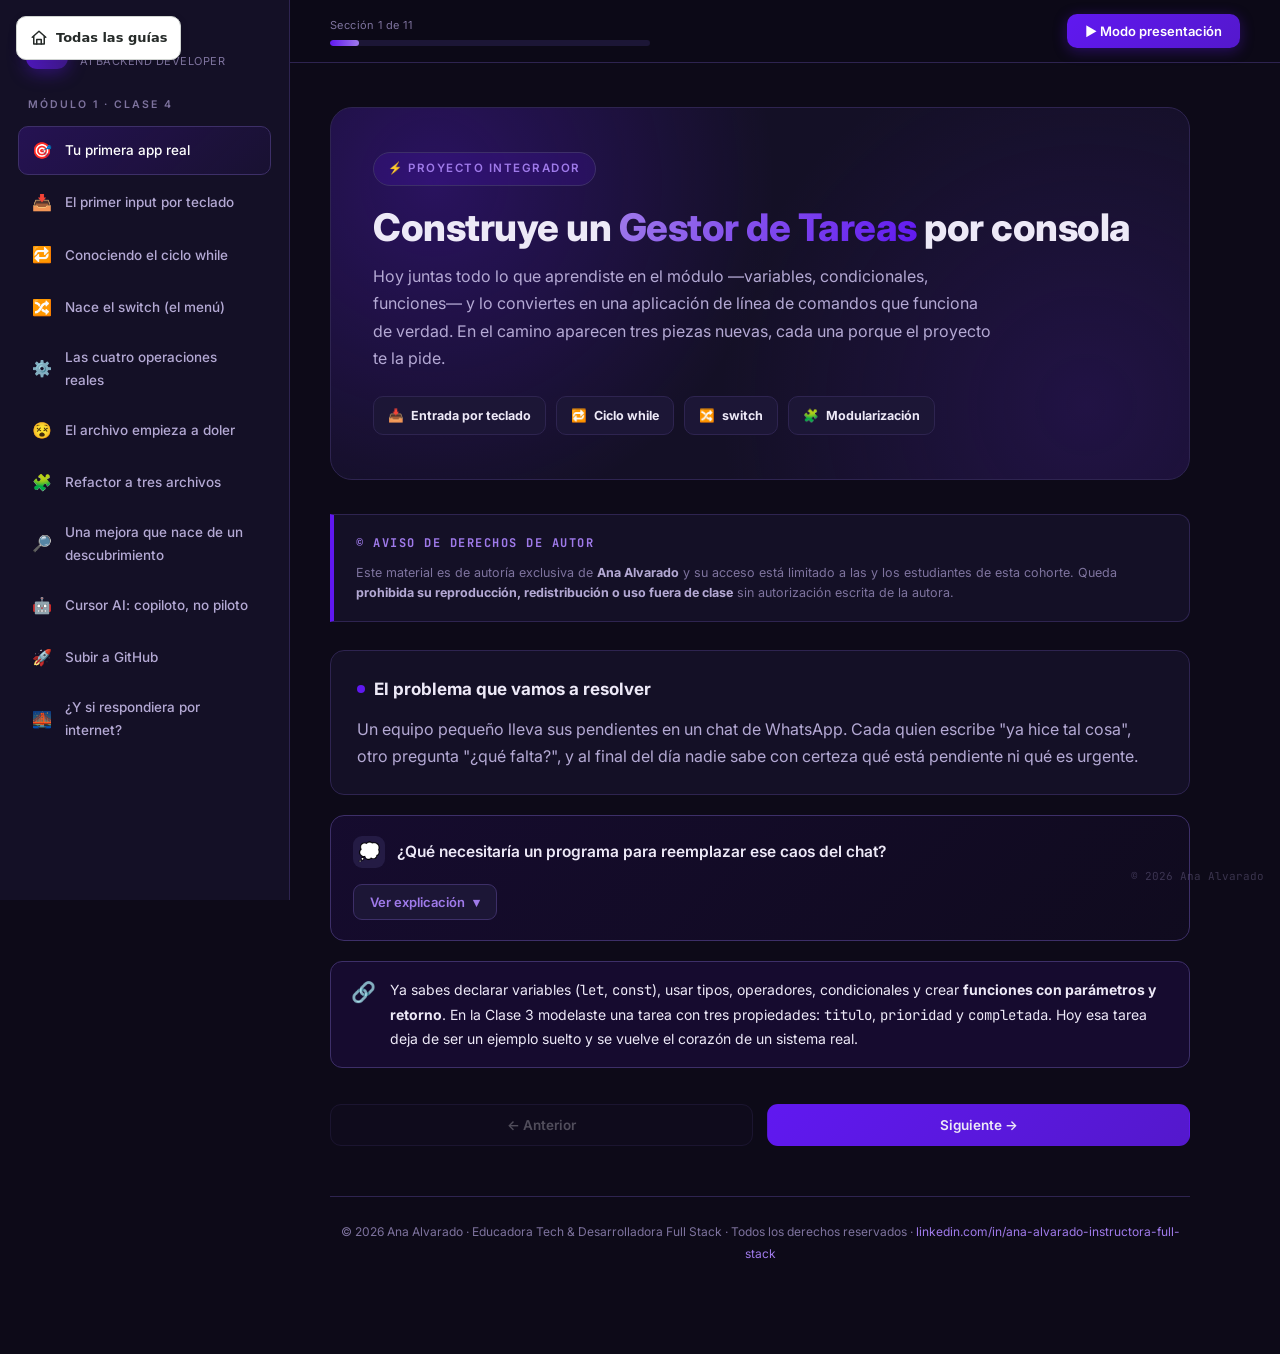
<file: docs/Clase4_Modulo1_CLI_Gestor_Tareas.html>
<!DOCTYPE html>
<!--
============================================================================
  © 2026 Ana Alvarado — Todos los derechos reservados.
  Educadora Tech & Desarrolladora Full Stack.
  Material de autoría exclusiva. Prohibida su reproducción, redistribución,
  modificación o uso fuera del contexto de clase sin autorización escrita.
============================================================================
-->
<html lang="es">
<head>
<meta charset="UTF-8">
<meta name="viewport" content="width=device-width, initial-scale=1.0">
<meta name="author" content="Ana Alvarado">
<meta name="copyright" content="© 2026 Ana Alvarado — Todos los derechos reservados">
<meta name="robots" content="noindex, nofollow, noarchive, noimageindex">
<title>Clase 4 · CLI Gestor de Tareas · JavaScript AI Backend Developer</title>
<link rel="preconnect" href="https://fonts.googleapis.com">
<link rel="preconnect" href="https://fonts.gstatic.com" crossorigin>
<link href="https://fonts.googleapis.com/css2?family=Inter:wght@400;500;600;700;800&family=JetBrains+Mono:wght@400;500;700&display=swap" rel="stylesheet">
<style>
:root{
  --dev-principal:#5418CC;
  --dev-vibrante:#6018F0;
  --dev-oscuro:#3C1884;
  --acento-claro:#9F7AEA;
  --bg-0:#0D0A18;
  --bg-1:#141026;
  --bg-2:#1C1636;
  --bg-3:#241B44;
  --borde:#2E2450;
  --borde-fuerte:#3D2F68;
  --texto:#EDE9F7;
  --texto-2:#B4A9D4;
  --texto-3:#7E739E;
  --verde:#2DD4A7;
  --verde-bg:#0F2E28;
  --ambar:#F0A94A;
  --ambar-bg:#33260F;
  --radio:14px;
}
*{margin:0;padding:0;box-sizing:border-box}
html{scroll-behavior:smooth}
body{
  font-family:'Inter',sans-serif;
  background:var(--bg-0);
  color:var(--texto);
  line-height:1.7;
  -webkit-font-smoothing:antialiased;
  user-select:none;
  overflow-x:hidden;
}
code,pre,.mono{font-family:'JetBrains Mono',monospace}

/* ===== LAYOUT ===== */
.app{display:flex;min-height:100vh}

/* ===== SIDEBAR ===== */
.sidebar{
  width:290px;flex-shrink:0;
  background:var(--bg-1);
  border-right:1px solid var(--borde);
  padding:26px 18px;
  position:fixed;top:0;left:0;height:100vh;
  overflow-y:auto;z-index:50;
  transition:transform .3s ease;
}
.brand{display:flex;align-items:center;gap:12px;margin-bottom:6px;padding:0 8px}
.brand-logo{
  width:42px;height:42px;border-radius:11px;flex-shrink:0;
  background:linear-gradient(135deg,var(--dev-vibrante),var(--dev-oscuro));
  display:flex;align-items:center;justify-content:center;
  font-weight:800;font-size:20px;color:#fff;
  box-shadow:0 4px 18px rgba(96,24,240,.4);
}
.brand-txt strong{display:block;font-size:15px;font-weight:700;letter-spacing:.3px}
.brand-txt span{display:block;font-size:11px;color:var(--texto-3);letter-spacing:.5px;text-transform:uppercase}
.sidebar-eyebrow{
  font-size:10.5px;letter-spacing:2px;text-transform:uppercase;
  color:var(--texto-3);margin:26px 10px 12px;font-weight:600;
}
.nav a{
  display:flex;align-items:center;gap:12px;
  padding:10px 12px;border-radius:10px;
  color:var(--texto-2);text-decoration:none;font-size:13.5px;font-weight:500;
  margin-bottom:3px;transition:all .18s;border:1px solid transparent;
  cursor:pointer;
}
.nav a .ic{font-size:16px;width:22px;text-align:center;flex-shrink:0}
.nav a:hover{background:var(--bg-2);color:var(--texto)}
.nav a.active{
  background:linear-gradient(135deg,rgba(96,24,240,.22),rgba(60,24,132,.12));
  color:#fff;border-color:var(--borde-fuerte);
}
.nav a.active .ic{color:var(--acento-claro)}
.nav .done::after{content:"✓";margin-left:auto;color:var(--verde);font-size:12px;font-weight:700}

/* ===== MAIN ===== */
.main{flex:1;margin-left:290px;min-width:0}
.topbar{
  position:sticky;top:0;z-index:40;
  background:rgba(13,10,24,.82);backdrop-filter:blur(14px);
  border-bottom:1px solid var(--borde);
  padding:14px 40px;display:flex;align-items:center;gap:18px;
}
.progress-wrap{flex:1;max-width:320px}
.progress-label{font-size:11px;color:var(--texto-3);margin-bottom:5px;letter-spacing:.4px}
.progress-track{height:6px;background:var(--bg-2);border-radius:99px;overflow:hidden}
.progress-fill{height:100%;width:0;background:linear-gradient(90deg,var(--dev-vibrante),var(--acento-claro));border-radius:99px;transition:width .4s ease}
.btn-present{
  margin-left:auto;background:linear-gradient(135deg,var(--dev-vibrante),var(--dev-principal));
  color:#fff;border:none;padding:9px 18px;border-radius:10px;
  font-family:inherit;font-size:13px;font-weight:600;cursor:pointer;
  display:flex;align-items:center;gap:8px;transition:transform .15s,box-shadow .2s;
  box-shadow:0 3px 14px rgba(96,24,240,.35);
}
.btn-present:hover{transform:translateY(-1px);box-shadow:0 6px 20px rgba(96,24,240,.5)}
.menu-toggle{display:none;background:var(--bg-2);border:1px solid var(--borde);color:var(--texto);width:40px;height:40px;border-radius:10px;font-size:18px;cursor:pointer}

.content{padding:44px 40px 90px;max-width:940px}

/* ===== HERO ===== */
.hero{
  background:
    radial-gradient(circle at 12% 20%,rgba(96,24,240,.28),transparent 42%),
    radial-gradient(circle at 88% 80%,rgba(60,24,132,.32),transparent 45%),
    var(--bg-1);
  border:1px solid var(--borde);border-radius:22px;
  padding:44px 42px;margin-bottom:34px;position:relative;overflow:hidden;
}
.hero-eyebrow{
  display:inline-flex;align-items:center;gap:8px;
  background:rgba(96,24,240,.15);border:1px solid var(--borde-fuerte);
  color:var(--acento-claro);font-size:11.5px;font-weight:600;
  letter-spacing:1.5px;text-transform:uppercase;
  padding:6px 14px;border-radius:99px;margin-bottom:20px;
}
.hero h1{font-size:38px;font-weight:800;line-height:1.15;letter-spacing:-.5px;margin-bottom:14px}
.hero h1 .accent{
  background:linear-gradient(120deg,var(--acento-claro),var(--dev-vibrante));
  -webkit-background-clip:text;background-clip:text;-webkit-text-fill-color:transparent;
}
.hero p{color:var(--texto-2);font-size:16px;max-width:620px}
.hero-meta{display:flex;flex-wrap:wrap;gap:10px;margin-top:24px}
.chip{
  display:inline-flex;align-items:center;gap:7px;
  background:var(--bg-2);border:1px solid var(--borde);
  padding:8px 14px;border-radius:10px;font-size:12.5px;color:var(--texto-2);font-weight:500;
}
.chip b{color:var(--texto)}

/* ===== SECTIONS ===== */
.section{display:none;animation:fade .45s ease}
.section.visible{display:block}
@keyframes fade{from{opacity:0;transform:translateY(14px)}to{opacity:1;transform:none}}

.sec-head{display:flex;align-items:center;gap:16px;margin-bottom:8px}
.sec-icon{
  width:52px;height:52px;border-radius:14px;flex-shrink:0;
  background:linear-gradient(135deg,var(--bg-3),var(--bg-2));
  border:1px solid var(--borde-fuerte);
  display:flex;align-items:center;justify-content:center;font-size:26px;
}
.sec-num{font-size:11px;letter-spacing:2px;text-transform:uppercase;color:var(--acento-claro);font-weight:700}
.sec-head h2{font-size:27px;font-weight:800;letter-spacing:-.3px}
.sec-sub{color:var(--texto-2);font-size:15.5px;margin:14px 0 26px;padding-left:2px}

/* ===== CARDS / PROSE ===== */
.card{
  background:var(--bg-1);border:1px solid var(--borde);
  border-radius:var(--radio);padding:24px 26px;margin-bottom:20px;
}
.card h3{font-size:17px;font-weight:700;margin-bottom:12px;display:flex;align-items:center;gap:9px}
.card h3 .dot{width:8px;height:8px;border-radius:50%;background:var(--dev-vibrante);flex-shrink:0}
.card p{color:var(--texto-2);margin-bottom:12px}
.card p:last-child{margin-bottom:0}
.card strong{color:var(--texto);font-weight:600}

.def{
  display:grid;grid-template-columns:1fr 1fr;gap:14px;margin:16px 0;
}
.def-box{background:var(--bg-2);border:1px solid var(--borde);border-radius:11px;padding:16px 18px}
.def-box .lbl{font-size:10.5px;letter-spacing:1.5px;text-transform:uppercase;font-weight:700;margin-bottom:8px}
.def-box.tec .lbl{color:var(--acento-claro)}
.def-box.real .lbl{color:var(--verde)}
.def-box p{font-size:13.5px;color:var(--texto-2);margin:0}

/* ===== TIP / BANNER ===== */
.banner{
  display:flex;gap:14px;padding:16px 20px;border-radius:12px;margin:18px 0;
  border:1px solid;align-items:flex-start;
}
.banner .b-ic{font-size:20px;flex-shrink:0;line-height:1.4}
.banner p{margin:0;font-size:14px}
.banner.tip{background:rgba(96,24,240,.1);border-color:var(--borde-fuerte)}
.banner.tip .b-ic{color:var(--acento-claro)}
.banner.warn{background:var(--ambar-bg);border-color:#5c451a}
.banner.warn .b-ic{color:var(--ambar)}
.banner.bridge{background:var(--verde-bg);border-color:#1c5245}
.banner.bridge .b-ic{color:var(--verde)}

/* ===== CODE ===== */
.code-wrap{margin:18px 0;border-radius:12px;overflow:hidden;border:1px solid var(--borde)}
.code-head{
  display:flex;align-items:center;gap:10px;
  background:var(--bg-2);padding:9px 14px;border-bottom:1px solid var(--borde);
}
.code-file{
  font-family:'JetBrains Mono',monospace;font-size:12px;color:var(--texto-2);
  display:flex;align-items:center;gap:7px;
}
.code-file .fdot{width:9px;height:9px;border-radius:50%;background:var(--ambar)}
.code-lang{font-size:10px;color:var(--texto-3);text-transform:uppercase;letter-spacing:1px;font-weight:600}
.btn-copy{
  margin-left:auto;background:var(--bg-3);border:1px solid var(--borde-fuerte);
  color:var(--texto-2);font-family:'JetBrains Mono',monospace;font-size:11px;
  padding:5px 11px;border-radius:7px;cursor:pointer;transition:all .15s;
  display:flex;align-items:center;gap:6px;
}
.btn-copy:hover{background:var(--dev-oscuro);color:#fff;border-color:var(--dev-vibrante)}
.btn-copy.ok{background:var(--verde-bg);color:var(--verde);border-color:#1c5245}
pre{
  background:#0A0714;padding:18px 20px;overflow-x:auto;
  user-select:text;-webkit-user-select:text;
}
pre code{font-size:13px;line-height:1.75;color:#D8D0F0;white-space:pre}
.tok-key{color:#C792EA}
.tok-str{color:#7FD9A6}
.tok-com{color:#5E5580;font-style:italic}
.tok-fn{color:#82AAFF}
.tok-num{color:#F78C6C}
.tok-op{color:#89DDFF}

/* ===== TERMINAL ===== */
.term{background:#08060F;border:1px solid var(--borde);border-radius:12px;overflow:hidden;margin:18px 0}
.term-head{background:var(--bg-2);padding:8px 14px;display:flex;gap:6px;align-items:center}
.term-head .tdot{width:11px;height:11px;border-radius:50%}
.term-head .tdot.r{background:#FF5F56}.term-head .tdot.y{background:#FFBD2E}.term-head .tdot.g{background:#27C93F}
.term-head span{margin-left:8px;font-size:11px;color:var(--texto-3);font-family:'JetBrains Mono',monospace}
.term pre{background:transparent;user-select:text}
.term pre code{color:#B4A9D4}
.term .prompt-sym{color:var(--verde)}

/* ===== REFLEXIÓN (colapsable) ===== */
.reflex{
  background:linear-gradient(135deg,rgba(96,24,240,.1),rgba(60,24,132,.06));
  border:1px solid var(--borde-fuerte);border-radius:14px;
  padding:20px 22px;margin:20px 0;
}
.reflex-q{display:flex;gap:12px;align-items:flex-start}
.reflex-q .q-ic{
  font-size:18px;flex-shrink:0;width:32px;height:32px;border-radius:9px;
  background:var(--bg-3);display:flex;align-items:center;justify-content:center;
}
.reflex-q .q-txt{font-size:15.5px;font-weight:600;color:var(--texto);padding-top:3px}
.reflex-toggle{
  margin-top:16px;background:var(--bg-2);border:1px solid var(--borde-fuerte);
  color:var(--acento-claro);font-family:inherit;font-size:13px;font-weight:600;
  padding:9px 16px;border-radius:9px;cursor:pointer;display:inline-flex;align-items:center;gap:8px;
  transition:all .15s;
}
.reflex-toggle:hover{background:var(--bg-3)}
.reflex-toggle .arr{transition:transform .25s}
.reflex-toggle.open .arr{transform:rotate(180deg)}
.reflex-answer{
  max-height:0;overflow:hidden;transition:max-height .4s ease,margin .3s,padding .3s;
}
.reflex-answer.open{max-height:600px;margin-top:16px}
.reflex-answer .inner{
  background:var(--bg-1);border-left:3px solid var(--verde);
  border-radius:0 10px 10px 0;padding:16px 20px;
}
.reflex-answer .inner p{font-size:14px;color:var(--texto-2);margin:0}
.reflex-answer .inner strong{color:var(--verde)}

/* ===== FILE TREE ===== */
.tree{background:var(--bg-2);border:1px solid var(--borde);border-radius:12px;padding:18px 22px;margin:18px 0;font-family:'JetBrains Mono',monospace;font-size:13px;line-height:1.9}
.tree .t-folder{color:var(--acento-claro)}
.tree .t-file{color:var(--texto)}
.tree .t-note{color:var(--texto-3)}

/* ===== LIST ===== */
.ilist{list-style:none;margin:14px 0}
.ilist li{display:flex;gap:12px;align-items:flex-start;margin-bottom:11px;color:var(--texto-2);font-size:14.5px}
.ilist li .li-ic{color:var(--acento-claro);flex-shrink:0;font-size:15px;margin-top:2px}

/* ===== AVISO COPYRIGHT ===== */
.aviso{
  background:var(--bg-1);border:1px solid var(--borde);
  border-left:4px solid var(--dev-vibrante);border-radius:0 12px 12px 0;
  padding:18px 22px;margin-bottom:28px;
}
.aviso .a-title{
  font-family:'JetBrains Mono',monospace;font-size:12px;font-weight:700;
  letter-spacing:1.5px;color:var(--acento-claro);
  display:flex;align-items:center;gap:9px;margin-bottom:9px;
}
.aviso p{font-size:12.5px;color:var(--texto-3);margin:0;line-height:1.6}
.aviso strong{color:var(--texto-2)}

/* ===== FOOTER ===== */
.footer{
  border-top:1px solid var(--borde);margin-top:50px;padding-top:24px;
  font-size:12px;color:var(--texto-3);text-align:center;line-height:1.8;
}
.footer a{color:var(--acento-claro);text-decoration:none}
.footer a:hover{text-decoration:underline}

/* ===== NAV BOTONES INFERIOR ===== */
.sec-nav{display:flex;justify-content:space-between;gap:14px;margin-top:36px}
.sec-nav button{
  background:var(--bg-1);border:1px solid var(--borde-fuerte);color:var(--texto);
  font-family:inherit;font-size:13.5px;font-weight:600;padding:12px 20px;
  border-radius:11px;cursor:pointer;transition:all .18s;flex:1;
  display:flex;align-items:center;gap:9px;justify-content:center;
}
.sec-nav button:hover:not(:disabled){background:var(--bg-3);border-color:var(--dev-vibrante)}
.sec-nav button:disabled{opacity:.3;cursor:not-allowed}
.sec-nav button.next{background:linear-gradient(135deg,var(--dev-vibrante),var(--dev-principal));border-color:transparent}

/* ===== WATERMARK ===== */
.watermark{
  position:fixed;bottom:14px;right:16px;z-index:30;
  font-size:11px;color:var(--texto-3);opacity:.4;
  font-family:'JetBrains Mono',monospace;pointer-events:none;
}

/* ===== PRESENT MODE ===== */
body.present .sidebar,body.present .topbar,body.present .sec-nav,body.present .watermark{display:none}
body.present .main{margin-left:0}
body.present .content{max-width:1100px;margin:0 auto;padding:60px 60px 80px;min-height:100vh;display:flex;flex-direction:column;justify-content:center}
body.present .hero h1{font-size:46px}
body.present .section{font-size:1.06em}
.present-hud{
  display:none;position:fixed;bottom:20px;left:50%;transform:translateX(-50%);
  z-index:60;background:var(--bg-2);border:1px solid var(--borde-fuerte);
  border-radius:99px;padding:9px 18px;align-items:center;gap:16px;
  font-size:12.5px;color:var(--texto-2);box-shadow:0 8px 30px rgba(0,0,0,.5);
}
body.present .present-hud{display:flex}
.present-hud kbd{background:var(--bg-3);border:1px solid var(--borde-fuerte);border-radius:6px;padding:2px 8px;font-family:'JetBrains Mono',monospace;font-size:11px}
.present-hud .pcount{color:var(--acento-claro);font-weight:700}

/* ===== RESPONSIVE ===== */
@media(max-width:920px){
  .sidebar{transform:translateX(-100%)}
  .sidebar.open{transform:translateX(0)}
  .main{margin-left:0}
  .menu-toggle{display:flex;align-items:center;justify-content:center}
  .content{padding:28px 20px 80px}
  .topbar{padding:12px 20px}
  .hero{padding:30px 24px}
  .hero h1{font-size:28px}
  .def{grid-template-columns:1fr}
  .tern-grid{grid-template-columns:1fr !important}
  .watermark{display:none}
  .progress-wrap{max-width:none}
  .btn-present{display:none}
}
</style>
</head>
<body>

<div class="app">

  <!-- SIDEBAR -->
  <aside class="sidebar" id="sidebar">
    <div class="brand">
      <div class="brand-logo">d</div>
      <div class="brand-txt">
        <strong>Dev Senior</strong>
        <span>AI Backend Developer</span>
      </div>
    </div>
    <div class="sidebar-eyebrow">Módulo 1 · Clase 4</div>
    <nav class="nav" id="nav"></nav>
  </aside>

  <!-- MAIN -->
  <div class="main">
    <div class="topbar">
      <button class="menu-toggle" id="menuToggle">☰</button>
      <div class="progress-wrap">
        <div class="progress-label" id="progressLabel">Sección 1 de 10</div>
        <div class="progress-track"><div class="progress-fill" id="progressFill"></div></div>
      </div>
      <button class="btn-present" id="btnPresent">▶ Modo presentación</button>
    </div>

    <div class="content" id="content"><!-- secciones inyectadas --></div>
  </div>
</div>

<div class="watermark">© 2026 Ana Alvarado</div>
<div class="present-hud">
  <span><span class="pcount" id="hudCount">1 / 10</span></span>
  <span><kbd>←</kbd> <kbd>→</kbd> navegar</span>
  <span><kbd>Esc</kbd> salir</span>
</div>

<script>
/* ============================================================
   © 2026 Ana Alvarado — Material de autoría exclusiva.
   ============================================================ */

const SECCIONES = [
  {
    id:"intro", icon:"🎯", num:"Bienvenida", titulo:"Tu primera app real",
    html:`
      <div class="hero">
        <span class="hero-eyebrow">⚡ Proyecto integrador</span>
        <h1>Construye un <span class="accent">Gestor de Tareas</span> por consola</h1>
        <p>Hoy juntas todo lo que aprendiste en el módulo —variables, condicionales, funciones— y lo conviertes en una aplicación de línea de comandos que funciona de verdad. En el camino aparecen tres piezas nuevas, cada una porque el proyecto te la pide.</p>
        <div class="hero-meta">
          <span class="chip">📥 <b>Entrada por teclado</b></span>
          <span class="chip">🔁 <b>Ciclo while</b></span>
          <span class="chip">🔀 <b>switch</b></span>
          <span class="chip">🧩 <b>Modularización</b></span>
        </div>
      </div>

      <div class="aviso">
        <div class="a-title">© AVISO DE DERECHOS DE AUTOR</div>
        <p>Este material es de autoría exclusiva de <strong>Ana Alvarado</strong> y su acceso está limitado a las y los estudiantes de esta cohorte. Queda <strong>prohibida su reproducción, redistribución o uso fuera de clase</strong> sin autorización escrita de la autora.</p>
      </div>

      <div class="card">
        <h3><span class="dot"></span>El problema que vamos a resolver</h3>
        <p>Un equipo pequeño lleva sus pendientes en un chat de WhatsApp. Cada quien escribe "ya hice tal cosa", otro pregunta "¿qué falta?", y al final del día nadie sabe con certeza qué está pendiente ni qué es urgente.</p>
      </div>

      <div class="reflex">
        <div class="reflex-q">
          <div class="q-ic">💭</div>
          <div class="q-txt">¿Qué necesitaría un programa para reemplazar ese caos del chat?</div>
        </div>
        <button class="reflex-toggle" onclick="toggleReflex(this)">Ver explicación <span class="arr">▾</span></button>
        <div class="reflex-answer"><div class="inner">
          <p>El programa necesita <strong>guardar</strong> tareas (una lista en memoria), <strong>mostrarlas</strong> cuando se pidan, permitir <strong>marcarlas como hechas</strong>, <strong>eliminarlas</strong>, y sobre todo <strong>seguir funcionando</strong> después de cada acción para no reiniciarlo cada vez. Esas cinco necesidades son justo lo que construyes hoy: cada una te va a pedir una herramienta nueva.</p>
        </div></div>
      </div>

      <div class="banner tip">
        <span class="b-ic">🔗</span>
        <p>Ya sabes declarar variables (<code>let</code>, <code>const</code>), usar tipos, operadores, condicionales y crear <strong>funciones con parámetros y retorno</strong>. En la Clase 3 modelaste una tarea con tres propiedades: <code>titulo</code>, <code>prioridad</code> y <code>completada</code>. Hoy esa tarea deja de ser un ejemplo suelto y se vuelve el corazón de un sistema real.</p>
      </div>
    `
  },
  {
    id:"input", icon:"📥", num:"Momento 1", titulo:"El primer input por teclado",
    html:`
      <p class="sec-sub">Hasta ahora tus programas eran mudos: los valores los escribías tú en el código. Un gestor de tareas de verdad debe <strong>preguntarle al usuario</strong>. Para leer lo que la persona escribe en la terminal usamos una herramienta externa: el paquete <code>prompt-sync</code>.</p>

      <div class="card">
        <h3><span class="dot"></span>Paso 1 · La cédula del proyecto</h3>
        <p>Todo proyecto profesional necesita una "cédula de identidad": el archivo <code>package.json</code>. Se crea con un comando dentro de la carpeta del proyecto.</p>
      </div>

      <div class="term">
        <div class="term-head"><span class="tdot r"></span><span class="tdot y"></span><span class="tdot g"></span><span>terminal</span></div>
        <pre><code><span class="prompt-sym">$</span> npm init -y</code></pre>
      </div>
      <div class="banner tip"><span class="b-ic">📄</span><p>Aparece un archivo nuevo, <code>package.json</code>. Ese archivo va a recordar qué herramientas usa tu proyecto.</p></div>

      <div class="card">
        <h3><span class="dot"></span>Paso 2 · Instalar la herramienta de teclado</h3>
        <p>Ahora descargamos <code>prompt-sync</code>, la herramienta que nos deja leer lo que el usuario escribe.</p>
      </div>

      <div class="term">
        <div class="term-head"><span class="tdot r"></span><span class="tdot y"></span><span class="tdot g"></span><span>terminal</span></div>
        <pre><code><span class="prompt-sym">$</span> npm install prompt-sync</code></pre>
      </div>
      <div class="banner tip"><span class="b-ic">📦</span><p>Aparecen dos cosas: una carpeta <code>node_modules</code> (la herramienta descargada) y una línea nueva en <code>package.json</code>. Así se agregan herramientas a un proyecto.</p></div>

      <div class="reflex">
        <div class="reflex-q">
          <div class="q-ic">💭</div>
          <div class="q-txt">¿Por qué el proyecto necesita recordar en <code>package.json</code> qué instalamos, si la herramienta ya está en <code>node_modules</code>?</div>
        </div>
        <button class="reflex-toggle" onclick="toggleReflex(this)">Ver explicación <span class="arr">▾</span></button>
        <div class="reflex-answer"><div class="inner">
          <p>Porque <code>node_modules</code> <strong>no se comparte</strong>: es muy pesada y se puede reconstruir. Cuando otra persona descargue tu proyecto, <code>package.json</code> le dice exactamente qué instalar con un solo <code>npm install</code>. Es la <strong>receta</strong>, no los ingredientes ya comprados.</p>
        </div></div>
      </div>

      <div class="card">
        <h3><span class="dot"></span>Paso 3 · Tu primer programa que pregunta</h3>
        <p>Crea un archivo nuevo llamado <code>app.js</code> en la raíz del proyecto y escribe esto:</p>
      </div>

      ${code("app.js","javascript",
`const prompt = require("prompt-sync")();

const nombre = prompt("¿Cómo te llamas? ");
console.log("Hola, " + nombre + ". Bienvenido a tu gestor de tareas.");`)}

      <div class="banner tip"><span class="b-ic">🔍</span><p>Fíjate en los <strong>dos</strong> pares de paréntesis en <code>require("prompt-sync")()</code>. El primero trae la herramienta; el segundo <code>()</code> la <strong>activa</strong> para poder usarla. Si olvidas el segundo, aparece el error <code>prompt is not a function</code>.</p></div>

      <div class="term">
        <div class="term-head"><span class="tdot r"></span><span class="tdot y"></span><span class="tdot g"></span><span>terminal</span></div>
        <pre><code><span class="prompt-sym">$</span> node app.js</code></pre>
      </div>
      <div class="banner tip"><span class="b-ic">💡</span><p>El programa se detiene, espera a que escribas, y responde. Esa pausa es la clave: <code>prompt()</code> <strong>retorna</strong> lo que el usuario escribió, igual que cualquier función que ya conoces.</p></div>

      <div class="reflex">
        <div class="reflex-q">
          <div class="q-ic">💭</div>
          <div class="q-txt">El programa saludó una sola vez y terminó. Si quisieras que preguntara varias cosas seguidas, ¿qué problema tienes ahora mismo?</div>
        </div>
        <button class="reflex-toggle" onclick="toggleReflex(this)">Ver explicación <span class="arr">▾</span></button>
        <div class="reflex-answer"><div class="inner">
          <p>El programa se ejecuta <strong>de arriba a abajo una sola vez</strong> y termina. Para un gestor de tareas necesitas que se quede abierto y te deje hacer muchas acciones. Eso te lleva a la siguiente herramienta.</p>
        </div></div>
      </div>
    `
  },
  {
    id:"while", icon:"🔁", num:"Momento 2", titulo:"Conociendo el ciclo while",
    html:`
      <p class="sec-sub">Es la primera vez que vemos <code>while</code>, así que vamos con calma y <strong>fuera del gestor de tareas</strong> primero. Un ciclo sirve para <strong>repetir</strong> un bloque de código sin copiarlo y pegarlo muchas veces. Piensa en subir una escalera: <strong>mientras</strong> queden escalones, das un paso más; cuando se acaban, dejas de subir.</p>

      <div class="card">
        <h3><span class="dot"></span>La sintaxis del while</h3>
        <p>Un <code>while</code> tiene tres partes. Las nombramos antes de escribirlo para que no sea magia.</p>
      </div>

      ${code("estructura general","text",
`while (condición) {
  // bloque que se repite mientras la condición sea verdadera
}`)}

      <ul class="ilist">
        <li><span class="li-ic">▹</span> <strong>Condición:</strong> una pregunta que se responde verdadero o falso. Se revisa <em>antes</em> de cada vuelta.</li>
        <li><span class="li-ic">▹</span> <strong>Bloque:</strong> lo que se repite.</li>
        <li><span class="li-ic">▹</span> <strong>Cambio:</strong> dentro del bloque algo debe <em>cambiar</em>, para que la condición algún día sea falsa y el ciclo termine.</li>
      </ul>

      <div class="card">
        <h3><span class="dot"></span>Ejemplo básico · un contador del 1 al 5</h3>
        <p>Escribimos un ciclo sencillo que imprime del 1 al 5. Este ejemplo <strong>no</strong> es del gestor: es solo para entender el <code>while</code> en su forma más común.</p>
      </div>

      ${code("demo-while.js  ·  archivo temporal para practicar","javascript",
`let numero = 1;

while (numero <= 5) {
  console.log("Número: " + numero);
  numero = numero + 1;
}

console.log("El ciclo terminó.");`)}

      <div class="banner tip"><span class="b-ic">🔢</span><p><code>numero</code> empieza en 1. El <code>while</code> pregunta: ¿<code>numero &lt;= 5</code>? Sí → imprime y suma 1. Cuando llega a 6, la condición es falsa y el ciclo se detiene. La línea <code>numero = numero + 1</code> es el <strong>cambio</strong>: sin ella, el ciclo no terminaría nunca.</p></div>

      <div class="reflex">
        <div class="reflex-q">
          <div class="q-ic">💭</div>
          <div class="q-txt">¿Qué pasaría si borramos la línea <code>numero = numero + 1</code>?</div>
        </div>
        <button class="reflex-toggle" onclick="toggleReflex(this)">Ver explicación <span class="arr">▾</span></button>
        <div class="reflex-answer"><div class="inner">
          <p>El ciclo se volvería <strong>infinito</strong>: <code>numero</code> quedaría en 1 para siempre, la condición nunca sería falsa, y el programa imprimiría "Número: 1" sin parar. Todo <code>while</code> necesita que algo cambie adentro para poder terminar.</p>
        </div></div>
      </div>

      <div class="card">
        <h3><span class="dot"></span>El caso especial · while (true)</h3>
        <p>A veces <strong>no sabemos</strong> cuántas vueltas necesitamos. En un gestor de tareas, el usuario puede hacer 3 acciones o 300; no lo sabemos de antemano. Para esos casos existe un patrón especial: <code>while (true)</code>.</p>
        <p><code>true</code> significa "siempre verdadero", así que repetiría para siempre... salvo que le demos una puerta de salida con la palabra <code>break</code>.</p>
      </div>

      ${code("ejemplo del patrón (todavía fuera del gestor)","javascript",
`const prompt = require("prompt-sync")();

while (true) {
  const texto = prompt("Escribe algo (o 'salir'): ");

  if (texto === "salir") {
    console.log("Programa terminado.");
    break;
  }

  console.log("Escribiste: " + texto);
}`)}

      <div class="banner tip"><span class="b-ic">🚪</span><p>La palabra <code>break</code> <strong>rompe</strong> el ciclo y saca al programa del <code>while</code>. Es la puerta de salida. Sin ella, <code>while (true)</code> no terminaría nunca.</p></div>

      <div class="reflex">
        <div class="reflex-q">
          <div class="q-ic">💭</div>
          <div class="q-txt">Entonces, ¿el <code>while (true)</code> es un error porque es infinito?</div>
        </div>
        <button class="reflex-toggle" onclick="toggleReflex(this)">Ver explicación <span class="arr">▾</span></button>
        <div class="reflex-answer"><div class="inner">
          <p>No. <code>while (true)</code> es <strong>válido y muy útil</strong> cuando no sabemos cuántas vueltas necesitamos, <strong>siempre que tenga un <code>break</code></strong> con una condición clara de salida. Lo peligroso es un ciclo sin salida, no la palabra <code>true</code>. Los dos estilos conviven: <code>while (condición)</code> cuando sabemos cuándo parar, <code>while (true) + break</code> cuando la salida depende del usuario.</p>
        </div></div>
      </div>
    `
  },
  {
    id:"switch", icon:"🔀", num:"Momento 3", titulo:"Nace el switch (el menú)",
    html:`
      <p class="sec-sub">Ahora el usuario no escribirá texto libre: escogerá una <strong>opción de un menú</strong> (1, 2, 3...). Podríamos usar muchos <code>if / else if</code> encadenados, pero se vuelven difíciles de leer. Para elegir entre varios caminos según un valor existe una estructura más limpia: <code>switch</code>.</p>

      <div class="def">
        <div class="def-box tec"><div class="lbl">Definición técnica</div><p><code>switch</code> compara un valor contra varios <code>case</code> y ejecuta el que coincida.</p></div>
        <div class="def-box real"><div class="lbl">En la vida real</div><p>Un ascensor: según el botón que oprimas (piso 1, 2, 3), va a un destino distinto.</p></div>
      </div>

      <div class="card">
        <h3><span class="dot"></span>El menú con switch</h3>
        <p>Volvemos al gestor. Mostramos un menú, leemos la opción, y con <code>switch</code> decidimos qué hacer. Cada <code>case</code> termina en <code>break</code> para no "caer" al siguiente. El <code>default</code> atrapa opciones inválidas.</p>
      </div>

      ${code("app.js  ·  reemplazar el contenido de prueba anterior","javascript",
`const prompt = require("prompt-sync")();

while (true) {
  console.log("\\n--- GESTOR DE TAREAS ---");
  console.log("1. Agregar tarea");
  console.log("2. Listar tareas");
  console.log("3. Completar tarea");
  console.log("4. Eliminar tarea");
  console.log("5. Salir");

  const opcion = prompt("Elige una opción: ");

  switch (opcion) {
    case "1":
      console.log("Elegiste: Agregar");
      break;
    case "2":
      console.log("Elegiste: Listar");
      break;
    case "5":
      console.log("Hasta luego.");
      break;
    default:
      console.log("Opción no válida.");
  }

  if (opcion === "5") break;
}`)}

      <div class="banner warn"><span class="b-ic">⚠️</span><p>El <code>default</code> maneja los <strong>errores lógicos</strong>: si el usuario escribe "9", en vez de dejar el programa confundido, respondemos con elegancia "Opción no válida".</p></div>

      <div class="reflex">
        <div class="reflex-q">
          <div class="q-ic">💭</div>
          <div class="q-txt">¿Qué pasaría si a un <code>case</code> le quitamos el <code>break</code>?</div>
        </div>
        <button class="reflex-toggle" onclick="toggleReflex(this)">Ver explicación <span class="arr">▾</span></button>
        <div class="reflex-answer"><div class="inner">
          <p>Sin <code>break</code>, el programa <strong>sigue ejecutando los siguientes <code>case</code></strong> aunque no coincidan (efecto cascada o <em>fall-through</em>). Es un error lógico clásico: el menú haría cosas de más. El <code>break</code> es obligatorio para aislar cada opción.</p>
        </div></div>
      </div>
    `
  },
  {
    id:"operaciones", icon:"⚙️", num:"Momento 4", titulo:"Las cuatro operaciones reales",
    html:`
      <p class="sec-sub">Ya tienes el esqueleto. Ahora le das vida real: un <strong>array</strong> que guarda las tareas y la lógica de cada operación. Un array es una lista ordenada de elementos —como una libreta donde cada renglón es una tarea.</p>

      <div class="card">
        <h3><span class="dot"></span>La estructura de datos</h3>
        <p>Declaramos el array <strong>antes</strong> del <code>while</code>, para que las tareas sobrevivan entre vueltas del ciclo. Si lo declaráramos dentro, se borraría en cada repetición: aquí aplica el <strong>alcance de variables</strong> de la Clase 3.</p>
      </div>

      ${code("app.js  ·  al inicio, antes del while","javascript",
`const prompt = require("prompt-sync")();
const tareas = [];`)}

      <div class="card">
        <h3><span class="dot"></span>➕ Operación 1 · Agregar</h3>
        <p>Pedimos el título, validamos que no esté vacío, y guardamos un objeto con las tres propiedades del módulo: <code>titulo</code>, <code>prioridad</code>, <code>completada</code>.</p>
      </div>

      ${code('app.js  ·  dentro del case "1"',"javascript",
`case "1": {
  const titulo = prompt("Título de la tarea: ");

  if (titulo.trim() === "") {
    console.log("El título no puede estar vacío.");
    break;
  }

  const prioridad = prompt("Prioridad (alta/media/baja): ");
  tareas.push({ titulo: titulo, prioridad: prioridad, completada: false });
  console.log("Tarea agregada.");
  break;
}`)}

      <div class="banner tip"><span class="b-ic">🧽</span><p><strong><code>.trim()</code></strong> es un método de los textos que <strong>quita los espacios en blanco</strong> del inicio y del final. Si el usuario solo presiona la barra espaciadora y Enter, <code>.trim()</code> limpia esos espacios y así detectamos que el título en realidad está vacío. Es una <strong>validación básica</strong>.</p></div>

      <div class="banner tip"><span class="b-ic">📥</span><p><strong><code>.push()</code></strong> es un método de los arrays que <strong>agrega un elemento al final</strong> de la lista. Aquí metemos un objeto tarea nuevo al array <code>tareas</code>. La lista crece en uno cada vez que lo llamamos.</p></div>

      <div class="card">
        <h3><span class="dot"></span>📃 Operación 2 · Listar</h3>
        <p>Recorremos el array con un ciclo <code>for</code> y mostramos cada tarea numerada <strong>desde 1</strong> (más humano), aunque internamente el array empiece en 0.</p>
      </div>

      ${code('app.js  ·  dentro del case "2"',"javascript",
`case "2": {
  if (tareas.length === 0) {
    console.log("No hay tareas registradas.");
    break;
  }

  for (let i = 0; i < tareas.length; i++) {
    const t = tareas[i];
    let estado;
    if (t.completada === true) {
      estado = "[✓]";
    } else {
      estado = "[ ]";
    }
    console.log((i + 1) + ". " + estado + " " + t.titulo + " (" + t.prioridad + ")");
  }
  break;
}`)}

      <div class="banner tip"><span class="b-ic">📏</span><p><strong><code>.length</code></strong> es una propiedad de los arrays que dice <strong>cuántos elementos tiene</strong> la lista. Si vale 0, no hay tareas y avisamos. También lo usamos en el <code>for</code> para saber hasta dónde recorrer.</p></div>

      <div class="reflex" style="border-color:#5c451a;background:linear-gradient(135deg,rgba(240,169,74,.08),rgba(240,169,74,.03))">
        <div class="reflex-q">
          <div class="q-ic">💡</div>
          <div class="q-txt">Atajo profesional (opcional): el operador ternario</div>
        </div>
        <p style="color:var(--texto-2);font-size:14px;margin:12px 0 0">El <code>if / else</code> de arriba se puede resumir en <strong>una sola línea</strong> con el operador ternario. Hace exactamente lo mismo. Se lee: <code>condición ? valorSiVerdadero : valorSiFalso</code>.</p>
        <div style="display:grid;grid-template-columns:1fr 1fr;gap:12px;margin-top:14px" class="tern-grid">
          <div>
            <div style="font-size:11px;letter-spacing:1px;text-transform:uppercase;color:var(--acento-claro);font-weight:700;margin-bottom:6px">Con if / else (lo que conocen)</div>
            <div class="code-wrap" style="margin:0"><pre style="border-radius:12px"><code><span class="tok-key">let</span> estado;
<span class="tok-key">if</span> (t.completada === <span class="tok-key">true</span>) {
  estado = <span class="tok-str">"[✓]"</span>;
} <span class="tok-key">else</span> {
  estado = <span class="tok-str">"[ ]"</span>;
}</code></pre></div>
          </div>
          <div>
            <div style="font-size:11px;letter-spacing:1px;text-transform:uppercase;color:var(--verde);font-weight:700;margin-bottom:6px">Con ternario (el atajo)</div>
            <div class="code-wrap" style="margin:0"><pre style="border-radius:12px"><code><span class="tok-key">const</span> estado = t.completada
  ? <span class="tok-str">"[✓]"</span>
  : <span class="tok-str">"[ ]"</span>;</code></pre></div>
          </div>
        </div>
        <p style="color:var(--texto-3);font-size:13px;margin:12px 0 0">Ambos dan el mismo resultado. El ternario es más corto, pero solo conviene cuando la decisión es simple. Úsalo cuando te resulte cómodo; mientras tanto, el <code>if / else</code> está perfecto.</p>
      </div>

      <div class="reflex">
        <div class="reflex-q">
          <div class="q-ic">💭</div>
          <div class="q-txt">El usuario ve la tarea número 1, pero el array la guarda en la posición 0. ¿Qué debes hacer para no confundirte al completar o eliminar?</div>
        </div>
        <button class="reflex-toggle" onclick="toggleReflex(this)">Ver explicación <span class="arr">▾</span></button>
        <div class="reflex-answer"><div class="inner">
          <p>El usuario piensa desde 1; el array cuenta desde 0. Conviertes con <code>numero - 1</code>, y <strong>validas</strong> que ese índice exista antes de usarlo. Ignorar esto es un error lógico muy común.</p>
        </div></div>
      </div>

      <div class="card">
        <h3><span class="dot"></span>✅ Operación 3 · Completar</h3>
        <p>Pedimos el número, lo convertimos a índice, validamos que exista, y cambiamos <code>completada</code> a <code>true</code>.</p>
      </div>

      ${code('app.js  ·  dentro del case "3"',"javascript",
`case "3": {
  const num = Number(prompt("Número de la tarea a completar: "));
  const indice = num - 1;

  if (indice < 0 || indice >= tareas.length) {
    console.log("Esa tarea no existe.");
    break;
  }

  tareas[indice].completada = true;
  console.log("Tarea completada.");
  break;
}`)}

      <div class="banner tip"><span class="b-ic">🔢</span><p><strong><code>Number()</code></strong> convierte texto en número de verdad. <code>prompt()</code> siempre nos da texto, aunque el usuario escriba un número; <code>Number()</code> lo transforma para poder restar y comparar. Sin convertir, las operaciones darían resultados raros.</p></div>

      <div class="banner warn"><span class="b-ic">⚠️</span><p>La validación <code>if (indice &lt; 0 || indice &gt;= tareas.length)</code> evita buscar una posición inexistente. Sin ella el programa no se rompe, pero produce <code>undefined</code>: otro error lógico silencioso.</p></div>

      <div class="card">
        <h3><span class="dot"></span>🗑️ Operación 4 · Eliminar</h3>
        <p>Misma lógica de validación, pero usamos <code>.splice()</code> para quitar el elemento del array.</p>
      </div>

      ${code('app.js  ·  dentro del case "4"',"javascript",
`case "4": {
  const num = Number(prompt("Número de la tarea a eliminar: "));
  const indice = num - 1;

  if (indice < 0 || indice >= tareas.length) {
    console.log("Esa tarea no existe.");
    break;
  }

  tareas.splice(indice, 1);
  console.log("Tarea eliminada.");
  break;
}`)}

      <div class="banner tip"><span class="b-ic">✂️</span><p><strong><code>.splice()</code></strong> es un método de los arrays que <strong>quita elementos</strong> de una posición. Recibe dos datos: <strong>desde qué posición</strong> empezar y <strong>cuántos</strong> quitar. Así, <code>tareas.splice(indice, 1)</code> significa: "desde esa posición, quita 1 elemento". El array se reordena solo y se hace más corto.</p></div>
    `
  },
  {
    id:"dolor", icon:"😵", num:"Momento 5", titulo:"El archivo empieza a doler",
    html:`
      <p class="sec-sub">Mira tu <code>app.js</code> completo. Ahora mismo un solo archivo tiene: la lógica de las tareas, los mensajes de pantalla, el menú y el control del programa. Todo mezclado.</p>

      <div class="reflex">
        <div class="reflex-q">
          <div class="q-ic">💭</div>
          <div class="q-txt">Si mañana quisieras cambiar solo cómo se ven los mensajes en pantalla, sin tocar la lógica de las tareas, ¿qué tan fácil sería en este archivo?</div>
        </div>
        <button class="reflex-toggle" onclick="toggleReflex(this)">Ver explicación <span class="arr">▾</span></button>
        <div class="reflex-answer"><div class="inner">
          <p>Difícil y riesgoso: al buscar los mensajes podrías romper la lógica sin querer. Cuando un archivo hace <strong>demasiadas cosas</strong>, cualquier cambio es peligroso. La solución es <strong>separar responsabilidades</strong>: que cada archivo tenga un solo trabajo.</p>
        </div></div>
      </div>

      <div class="banner bridge"><span class="b-ic">🧭</span><p>Esto es el principio de <strong>responsabilidad única</strong>: cada pieza del sistema debe tener una sola razón para cambiar. Lo verás formalizado más adelante en el programa cuando lleguemos a SOLID.</p></div>
    `
  },
  {
    id:"refactor", icon:"🧩", num:"Momento 6", titulo:"Refactor a tres archivos",
    html:`
      <p class="sec-sub">Vamos a partir el monolito en tres archivos, cada uno con una responsabilidad clara. Esto se llama <strong>modularización</strong>. Piensa en un restaurante: la cocina (lógica) no atiende mesas; el mesero (interfaz) no cocina; el gerente (app) coordina a ambos.</p>

      <div class="tree">
        <div><span class="t-folder">proyecto/</span></div>
        <div>├── <span class="t-file">tareas.js</span>&nbsp;&nbsp;&nbsp;&nbsp;&nbsp;<span class="t-note">→ la lógica pura (guardar, completar, eliminar)</span></div>
        <div>├── <span class="t-file">interfaz.js</span>&nbsp;&nbsp;&nbsp;<span class="t-note">→ lo que se imprime en pantalla</span></div>
        <div>├── <span class="t-file">app.js</span>&nbsp;&nbsp;&nbsp;&nbsp;&nbsp;&nbsp;&nbsp;<span class="t-note">→ coordina todo (el menú, el while, el switch)</span></div>
        <div>└── <span class="t-file">package.json</span></div>
      </div>

      <div class="banner tip"><span class="b-ic">🧩</span><p><strong>Antes de escribir · ¿cómo se comunican dos archivos?</strong> Cuando separamos el código, cada archivo queda <strong>aislado</strong>: <code>app.js</code> no puede ver lo que hay dentro de <code>tareas.js</code> a menos que se lo permitamos. Para eso hay dos palabras nuevas que trabajan en pareja: <code>module.exports</code> (el archivo que <strong>entrega</strong> funciones — como poner cosas en una caja) y <code>require("./archivo")</code> (el archivo que <strong>recibe</strong> — abrir esa caja). Sin <code>module.exports</code>, las funciones son privadas.</p></div>

      <div class="card">
        <h3><span class="dot"></span>📄 tareas.js · la lógica pura</h3>
        <p>Este archivo <strong>no sabe</strong> qué es la consola ni el teclado. Solo recibe datos y retorna datos. Al final, <code>module.exports</code> <strong>entrega</strong> las tres funciones para que otros archivos las usen.</p>
      </div>

      ${code("tareas.js  ·  crear nuevo","javascript",
`function agregarTarea(lista, titulo, prioridad) {
  lista.push({ titulo: titulo, prioridad: prioridad, completada: false });
}

function completarTarea(lista, indice) {
  if (indice < 0 || indice >= lista.length) return false;
  lista[indice].completada = true;
  return true;
}

function eliminarTarea(lista, indice) {
  if (indice < 0 || indice >= lista.length) return false;
  lista.splice(indice, 1);
  return true;
}

module.exports = { agregarTarea, completarTarea, eliminarTarea };`)}

      <div class="banner tip"><span class="b-ic">📦</span><p><strong><code>module.exports = { ... }</code></strong> es la "caja de salida". Dentro de las llaves ponemos los nombres de las funciones que queremos <strong>compartir</strong>: <code>agregarTarea</code>, <code>completarTarea</code> y <code>eliminarTarea</code>. Cualquier cosa que <strong>no</strong> esté en esa caja se queda privada dentro de <code>tareas.js</code>.</p></div>

      <div class="banner tip"><span class="b-ic">🔁</span><p>Las funciones ya no imprimen nada: <strong>retornan</strong> si la operación salió bien (<code>true</code> / <code>false</code>). Quién decide qué mensaje mostrar es la interfaz, no la lógica. Esa es la separación.</p></div>

      <div class="card">
        <h3><span class="dot"></span>📄 interfaz.js · lo visual</h3>
        <p>Este archivo <strong>solo se encarga de mostrar</strong>. No toca la lógica. Reúne el menú y el formato de las tareas, y también <strong>exporta</strong> sus funciones al final.</p>
      </div>

      ${code("interfaz.js  ·  crear nuevo","javascript",
`function mostrarMenu() {
  console.log("\\n--- GESTOR DE TAREAS ---");
  console.log("1. Agregar tarea");
  console.log("2. Listar tareas");
  console.log("3. Completar tarea");
  console.log("4. Eliminar tarea");
  console.log("5. Salir");
}

function mostrarTareas(lista) {
  if (lista.length === 0) {
    console.log("No hay tareas registradas.");
    return;
  }
  for (let i = 0; i < lista.length; i++) {
    const t = lista[i];
    let estado;
    if (t.completada === true) {
      estado = "[✓]";
    } else {
      estado = "[ ]";
    }
    console.log((i + 1) + ". " + estado + " " + t.titulo + " (" + t.prioridad + ")");
  }
}

module.exports = { mostrarMenu, mostrarTareas };`)}

      <div class="banner tip"><span class="b-ic">📦</span><p>Igual que en <code>tareas.js</code>, la caja <code>module.exports</code> entrega <code>mostrarMenu</code> y <code>mostrarTareas</code>. Ahora <code>app.js</code> podrá pedirlas.</p></div>

      <div class="card">
        <h3><span class="dot"></span>📄 app.js · el coordinador</h3>
        <p>Ahora <code>app.js</code> queda limpio: <strong>recibe</strong> las dos piezas con <code>require</code>, lee el teclado, y <strong>conecta</strong> la interfaz con la lógica. Es el director de orquesta.</p>
      </div>

      ${code("app.js  ·  reemplazar el contenido anterior","javascript",
`const prompt = require("prompt-sync")();
const tareas = require("./tareas.js");
const interfaz = require("./interfaz.js");

const lista = [];

while (true) {
  interfaz.mostrarMenu();
  const opcion = prompt("Elige una opción: ");

  switch (opcion) {
    case "1": {
      const titulo = prompt("Título: ");
      if (titulo.trim() === "") {
        console.log("El título no puede estar vacío.");
        break;
      }
      const prioridad = prompt("Prioridad (alta/media/baja): ");
      tareas.agregarTarea(lista, titulo, prioridad);
      console.log("Tarea agregada.");
      break;
    }
    case "2":
      interfaz.mostrarTareas(lista);
      break;
    case "3": {
      const num = Number(prompt("Número a completar: "));
      const completada = tareas.completarTarea(lista, num - 1);
      if (completada === true) {
        console.log("Tarea completada.");
      } else {
        console.log("Esa tarea no existe.");
      }
      break;
    }
    case "4": {
      const num = Number(prompt("Número a eliminar: "));
      const eliminada = tareas.eliminarTarea(lista, num - 1);
      if (eliminada === true) {
        console.log("Tarea eliminada.");
      } else {
        console.log("Esa tarea no existe.");
      }
      break;
    }
    case "5":
      console.log("Hasta luego.");
      break;
    default:
      console.log("Opción no válida.");
  }

  if (opcion === "5") break;
}`)}

      <div class="banner tip"><span class="b-ic">📎</span><p>El <code>./</code> en <code>require("./tareas.js")</code> indica "un archivo de mi propia carpeta". Así <strong>recibimos</strong> las funciones que el otro archivo exportó. Node conecta los tres archivos en uno solo al ejecutar.</p></div>

      <div class="banner tip"><span class="b-ic">🎯</span><p>Como guardamos lo recibido en la variable <code>tareas</code>, para usar una función escribimos <code>tareas.</code> y el nombre. Es como decir "de la caja que me dio <code>tareas.js</code>, usa esta función".</p></div>

      <div class="reflex">
        <div class="reflex-q">
          <div class="q-ic">💭</div>
          <div class="q-txt">Ahora que están separados, ¿en cuál archivo cambiarías el texto de los mensajes? ¿Y en cuál cambiarías cómo se guarda una tarea?</div>
        </div>
        <button class="reflex-toggle" onclick="toggleReflex(this)">Ver explicación <span class="arr">▾</span></button>
        <div class="reflex-answer"><div class="inner">
          <p>Los mensajes viven en <code>interfaz.js</code>; la forma de guardar vive en <code>tareas.js</code>. Cada cambio tiene <strong>un solo lugar</strong> donde hacerse, sin tocar lo demás. Eso es lo que ganas con la separación de responsabilidades.</p>
        </div></div>
      </div>
    `
  },
  {
    id:"mejora", icon:"🔎", num:"Momento 7", titulo:"Una mejora que nace de un descubrimiento",
    html:`
      <p class="sec-sub">Antes de pulir con IA, probemos algo en vivo. Corre el programa y, en el menú, para salir escribe <strong><code>SALIR</code></strong> en mayúsculas (o <code>Salir</code>). Observa qué pasa.</p>

      <div class="reflex">
        <div class="reflex-q">
          <div class="q-ic">💭</div>
          <div class="q-txt">Escribí <code>SALIR</code> para salir... y el programa no salió, me mostró "Opción no válida". ¿Por qué, si sí escribí salir?</div>
        </div>
        <button class="reflex-toggle" onclick="toggleReflex(this)">Ver explicación <span class="arr">▾</span></button>
        <div class="reflex-answer"><div class="inner">
          <p>No es un error, es que la computadora es <strong>literal</strong>: para ella <code>"SALIR"</code>, <code>"Salir"</code> y <code>"salir"</code> son <strong>tres cosas distintas</strong>. Descubriste una debilidad real, y ahora la mejoramos.</p>
        </div></div>
      </div>

      <div class="banner tip"><span class="b-ic">🔡</span><p><strong><code>.toLowerCase()</code></strong> es un método de los textos que <strong>convierte todo a minúsculas</strong>. Si tomamos lo que el usuario escribe y lo pasamos a minúsculas antes de compararlo, entonces <code>SALIR</code>, <code>Salir</code> y <code>salir</code> se vuelven todos <code>"salir"</code>, y el programa los entiende igual.</p></div>

      <div class="card">
        <h3><span class="dot"></span>La mejora</h3>
        <p>Imagina que en vez del menú numérico dejáramos escribir la palabra de la acción. Con <code>.toLowerCase()</code> toleramos mayúsculas y minúsculas. Este es el patrón que usarías si el menú fuera por palabras:</p>
      </div>

      ${code("app.js  ·  la mejora","javascript",
`const opcion = prompt("Elige una opción: ").toLowerCase();

if (opcion === "salir") {
  console.log("Hasta luego.");
  break;
}`)}

      <div class="banner bridge"><span class="b-ic">🛠️</span><p>Primero lo viste fallar, luego lo mejoraste. Así trabaja un desarrollador: no adivina de una, prueba, descubre el problema y ajusta.</p></div>
    `
  },
  {
    id:"cursor", icon:"🤖", num:"Copiloto", titulo:"Cursor AI: copiloto, no piloto",
    html:`
      <p class="sec-sub">Ahora que <strong>tú</strong> entiendes el código, puedes usar Cursor para mejorarlo. La regla de oro del programa: Cursor es <strong>copiloto, no piloto</strong>. Nunca aceptes lo que no entiendes.</p>

      <div class="card">
        <h3><span class="dot"></span>Ejercicio guiado</h3>
        <p>Selecciona la función <code>mostrarTareas</code> y pídele a Cursor:</p>
        <div class="banner tip" style="margin-top:6px"><span class="b-ic">💬</span><p><em>"Refactoriza esta función para que las tareas completadas aparezcan al final de la lista."</em></p></div>
      </div>

      <div class="reflex">
        <div class="reflex-q">
          <div class="q-ic">💭</div>
          <div class="q-txt">Cursor te devuelve código. ¿Qué haces ANTES de aceptarlo?</div>
        </div>
        <button class="reflex-toggle" onclick="toggleReflex(this)">Ver explicación <span class="arr">▾</span></button>
        <div class="reflex-answer"><div class="inner">
          <p>Primero <strong>leerlo y entenderlo</strong>: ¿hace lo que pediste?, ¿respeta tu separación (no mete lógica en la interfaz)?, ¿introduce algo que no reconoces? Solo si lo entiendes y lo pruebas, lo aceptas. Cursor acelera, pero la decisión es tuya.</p>
        </div></div>
      </div>
    `
  },
  {
    id:"github", icon:"🚀", num:"Publicación", titulo:"Subir a GitHub",
    html:`
      <p class="sec-sub">Antes de subir, hay que decirle a Git qué <strong>no</strong> subir. La carpeta <code>node_modules</code> es enorme y reconstruible, así que la ignoramos.</p>

      <div class="card">
        <h3><span class="dot"></span>El archivo .gitignore</h3>
        <p>Crea un archivo nuevo llamado <code>.gitignore</code> en la raíz del proyecto con una sola línea:</p>
      </div>

      ${code(".gitignore  ·  crear nuevo","text",`node_modules/`)}

      <div class="banner tip"><span class="b-ic">🔄</span><p>Con esto Git ignora <code>node_modules</code>. Cuando alguien clone tu proyecto, solo corre <code>npm install</code> y la reconstruye desde <code>package.json</code>. Volvemos al concepto del Momento 1: la receta, no los ingredientes.</p></div>

      <div class="card">
        <h3><span class="dot"></span>Comandos de publicación</h3>
        <p>Son los mismos comandos de la Clase 1. Ahora tienes un proyecto real para tu portafolio.</p>
      </div>

      <div class="term">
        <div class="term-head"><span class="tdot r"></span><span class="tdot y"></span><span class="tdot g"></span><span>terminal</span></div>
        <pre><code><span class="prompt-sym">$</span> git init
<span class="prompt-sym">$</span> git add .
<span class="prompt-sym">$</span> git commit -m "Gestor de tareas CLI - Modulo 1"
<span class="prompt-sym">$</span> git branch -M main
<span class="prompt-sym">$</span> git remote add origin URL_DEL_REPOSITORIO
<span class="prompt-sym">$</span> git push -u origin main</code></pre>
      </div>
    `
  },
  {
    id:"puente", icon:"🌉", num:"Hacia el Módulo 2", titulo:"¿Y si respondiera por internet?",
    html:`
      <p class="sec-sub">Cerramos mirando hacia adelante. Hoy tu gestor responde en la <strong>consola</strong>, aquí en tu máquina. Pero piensa un momento...</p>

      <div class="reflex">
        <div class="reflex-q">
          <div class="q-ic">🌍</div>
          <div class="q-txt">Este mismo gestor —agregar, listar, completar, eliminar— ¿cómo se vería si, en vez de responder en la consola, respondiera por internet a cualquier persona del mundo?</div>
        </div>
        <button class="reflex-toggle" onclick="toggleReflex(this)">Ver explicación <span class="arr">▾</span></button>
        <div class="reflex-answer"><div class="inner">
          <p>Necesitarías un <strong>backend</strong>: un programa que escuche peticiones por internet y responda. Tus cuatro operaciones se convertirían en una <strong>API REST</strong> (agregar → crear, listar → leer, completar → actualizar, eliminar → borrar: el famoso <strong>CRUD</strong>). Y tu separación en archivos se volvería la arquitectura profesional que usarás con <strong>Node.js y NestJS</strong>.</p>
        </div></div>
      </div>

      <div class="banner bridge"><span class="b-ic">💡</span><p>Lo que hoy hiciste con <code>console.log</code>, en el Módulo 2 lo harás <strong>para el mundo entero</strong>.</p></div>

      <div class="card" style="text-align:center;padding:34px">
        <h3 style="justify-content:center;font-size:20px">🎉 ¡Completaste el Módulo 1!</h3>
        <p style="max-width:520px;margin:10px auto 0">Consolidaste la base de la programación con JavaScript: variables, condicionales, ciclos, funciones y organización del código. Tienes un proyecto real en GitHub y estás listo para construir backend de verdad.</p>
      </div>
    `
  }
];

/* ===== helper de bloque de código con highlight ===== */
function code(file, lang, raw){
  const esc = raw
    .replace(/&/g,"&amp;").replace(/</g,"&lt;").replace(/>/g,"&gt;");
  const hl = highlight(esc, lang);
  const id = "c"+Math.random().toString(36).slice(2,8);
  return `
    <div class="code-wrap">
      <div class="code-head">
        <span class="code-file"><span class="fdot"></span>${file}</span>
        <span class="code-lang">${lang}</span>
        <button class="btn-copy" data-code="${id}" onclick="copyCode(this)">⧉ Copiar</button>
      </div>
      <pre><code id="${id}">${hl}</code></pre>
    </div>`;
}

/* resaltador ligero para JS / bash / text */
function highlight(s, lang){
  if(lang==="text") return s;
  // comentarios //
  s = s.replace(/(\/\/[^\n]*)/g,'<span class="tok-com">$1</span>');
  // strings
  s = s.replace(/(&quot;[^&]*?&quot;|&#39;[^&]*?&#39;|"[^"]*"|'[^']*')/g,'<span class="tok-str">$1</span>');
  // keywords
  s = s.replace(/\b(const|let|var|function|return|if|else|while|switch|case|default|break|true|false|require|module|exports)\b/g,'<span class="tok-key">$1</span>');
  // funciones conocidas
  s = s.replace(/\b(console|prompt|push|splice|trim|Number|log)\b/g,'<span class="tok-fn">$1</span>');
  // números
  s = s.replace(/\b(\d+)\b/g,'<span class="tok-num">$1</span>');
  return s;
}

/* ===== render inicial ===== */
const content = document.getElementById('content');
const nav = document.getElementById('nav');
SECCIONES.forEach((sec,i)=>{
  const el = document.createElement('section');
  el.className = 'section'+(i===0?' visible':'');
  el.id = 'sec-'+sec.id;
  const head = i===0 ? '' :
    `<div class="sec-head">
       <div class="sec-icon">${sec.icon}</div>
       <div><div class="sec-num">${sec.num}</div><h2>${sec.titulo}</h2></div>
     </div>`;
  el.innerHTML = head + sec.html + navButtons(i);
  content.appendChild(el);

  const a = document.createElement('a');
  a.dataset.idx = i;
  a.innerHTML = `<span class="ic">${sec.icon}</span> ${sec.titulo}`;
  a.onclick = ()=>goTo(i);
  if(i===0) a.classList.add('active');
  nav.appendChild(a);
});

function navButtons(i){
  const prev = i>0 ? `<button onclick="goTo(${i-1})">← Anterior</button>` : `<button disabled>← Anterior</button>`;
  const next = i<SECCIONES.length-1 ? `<button class="next" onclick="goTo(${i+1})">Siguiente →</button>` : `<button class="next" disabled>Fin ✓</button>`;
  return `<div class="sec-nav">${prev}${next}</div>`;
}

let actual = 0;
const vistas = new Set([0]);

function goTo(i){
  if(i<0||i>=SECCIONES.length) return;
  document.querySelectorAll('.section')[actual].classList.remove('visible');
  document.querySelectorAll('.nav a')[actual].classList.remove('active');
  actual = i;
  const sec = document.querySelectorAll('.section')[i];
  sec.classList.add('visible');
  document.querySelectorAll('.nav a')[i].classList.add('active');
  vistas.add(i);
  updateProgress();
  document.getElementById('sidebar').classList.remove('open');
  window.scrollTo({top:0,behavior:'smooth'});
  if(!document.body.classList.contains('present')) content.scrollTop=0;
}

function updateProgress(){
  const pct = Math.round((vistas.size/SECCIONES.length)*100);
  document.getElementById('progressFill').style.width = pct+'%';
  document.getElementById('progressLabel').textContent = `Sección ${actual+1} de ${SECCIONES.length}`;
  document.getElementById('hudCount').textContent = `${actual+1} / ${SECCIONES.length}`;
  document.querySelectorAll('.nav a').forEach((a,idx)=>{
    a.classList.toggle('done', vistas.has(idx) && idx!==actual);
  });
}
updateProgress();

/* ===== reflexión colapsable ===== */
function toggleReflex(btn){
  btn.classList.toggle('open');
  const ans = btn.nextElementSibling;
  ans.classList.toggle('open');
  btn.querySelector('.arr').textContent = ans.classList.contains('open') ? '▴' : '▾';
}

/* ===== copiar código ===== */
function copyCode(btn){
  const el = document.getElementById(btn.dataset.code);
  const txt = el.textContent;
  navigator.clipboard.writeText(txt).then(()=>{
    btn.classList.add('ok');
    btn.textContent = '✓ Copiado';
    setTimeout(()=>{btn.classList.remove('ok');btn.innerHTML='⧉ Copiar';},1600);
  });
}

/* ===== modo presentación ===== */
const btnPresent = document.getElementById('btnPresent');
btnPresent.onclick = ()=>{
  document.body.classList.add('present');
  if(document.documentElement.requestFullscreen) document.documentElement.requestFullscreen().catch(()=>{});
};
function exitPresent(){
  document.body.classList.remove('present');
  if(document.fullscreenElement) document.exitFullscreen().catch(()=>{});
}

document.addEventListener('keydown',(e)=>{
  const present = document.body.classList.contains('present');
  if(e.key==='ArrowRight'||(present&&e.key===' ')){ e.preventDefault(); goTo(actual+1); }
  else if(e.key==='ArrowLeft'){ goTo(actual-1); }
  else if(e.key==='Escape'&&present){ exitPresent(); }
  else if(e.key==='p'||e.key==='P'){
    if(!present){ btnPresent.click(); }
  }
});
document.addEventListener('fullscreenchange',()=>{
  if(!document.fullscreenElement) document.body.classList.remove('present');
});

/* ===== menú móvil ===== */
document.getElementById('menuToggle').onclick = ()=>{
  document.getElementById('sidebar').classList.toggle('open');
};

/* ===== protección de contenido (disuasión) ===== */
document.addEventListener('contextmenu',(e)=>{
  if(!e.target.closest('pre')) e.preventDefault();
});

/* ===== copyright en consola ===== */
console.log('%c© 2026 Ana Alvarado','color:#9F7AEA;font-weight:bold;font-size:16px');
console.log('%cEducadora Tech & Desarrolladora Full Stack — Todos los derechos reservados','color:#B4A9D4');
console.log('%cEste material es de autoría exclusiva. Prohibida su reproducción o redistribución sin autorización.','color:#7E739E');
</script>

<!-- FOOTER visible dentro del contenido -->
<script>
document.querySelectorAll('.section').forEach(sec=>{
  const f = document.createElement('div');
  f.className='footer';
  f.innerHTML = '© 2026 Ana Alvarado · Educadora Tech &amp; Desarrolladora Full Stack · Todos los derechos reservados · <a href="https://linkedin.com/in/ana-alvarado-instructora-full-stack" target="_blank" rel="noopener">linkedin.com/in/ana-alvarado-instructora-full-stack</a>';
  sec.appendChild(f);
});
</script>
  <script src="../portal.js" data-home="../index.html" data-empresa="dev-senior" defer></script>
</body>
</html>
</file>
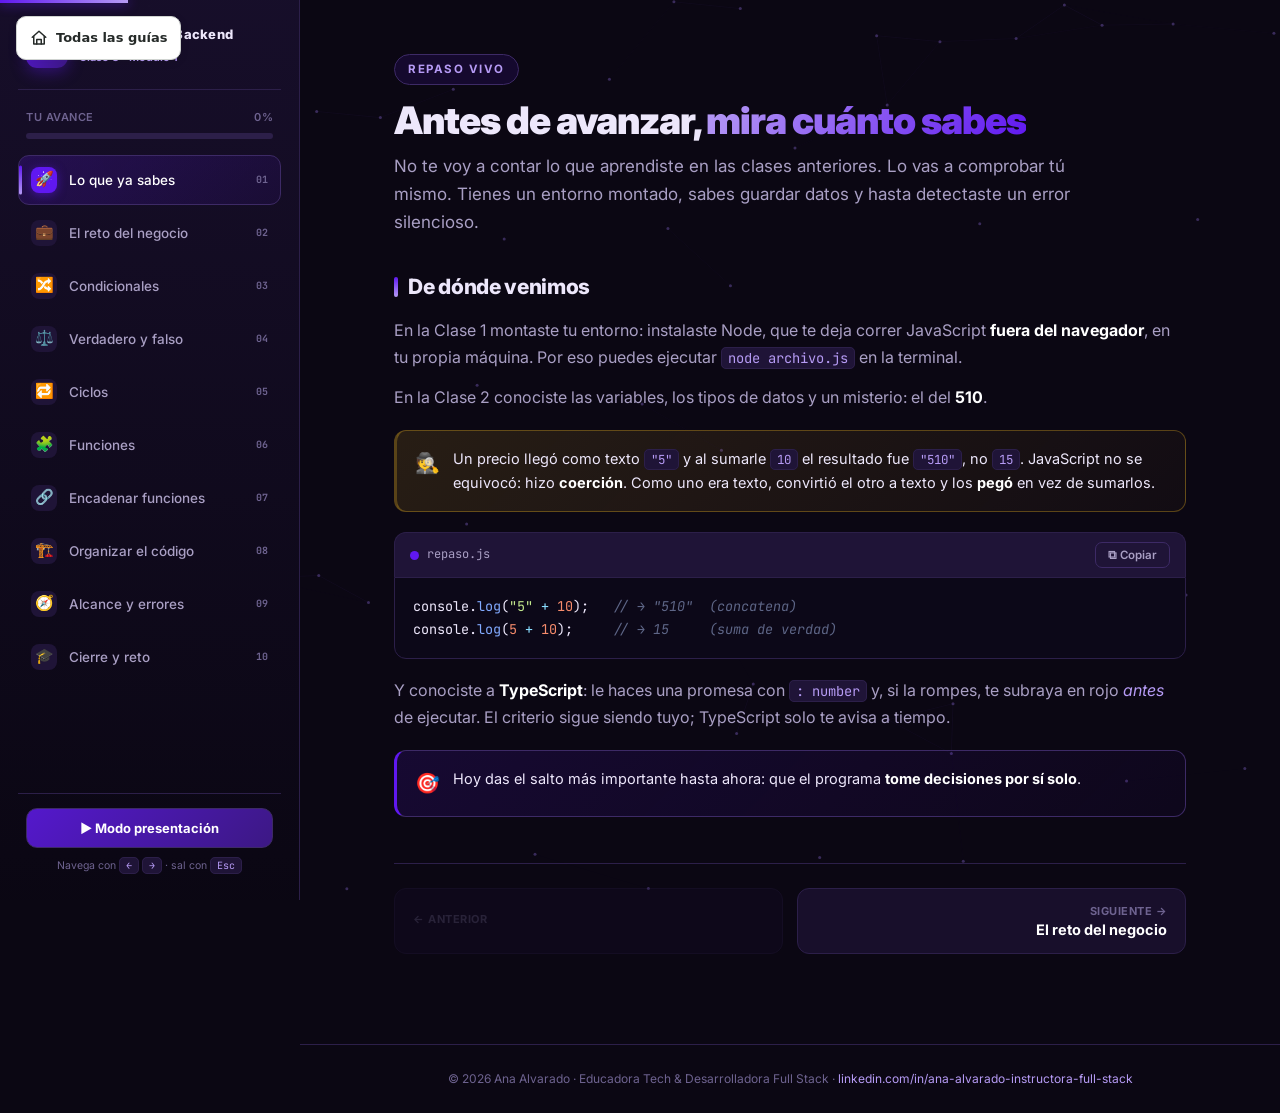
<file: docs/M1_Clase3_SPA_estudiantes.html>
<!DOCTYPE html>
<html lang="es">
<head>
<meta charset="UTF-8">
<meta name="viewport" content="width=device-width, initial-scale=1.0">
<title>Clase 3 · Condicionales, ciclos y funciones — Dev Senior</title>
<link rel="preconnect" href="https://fonts.googleapis.com">
<link rel="preconnect" href="https://fonts.gstatic.com" crossorigin>
<link href="https://fonts.googleapis.com/css2?family=Inter:wght@400;500;600;700;800;900&family=JetBrains+Mono:wght@400;500;700&display=swap" rel="stylesheet">
<style>
:root{
  --indigo:#5418CC;
  --violet:#6018F0;
  --dark:#3C1884;
  --lilac:#B69BF5;
  --lilac-soft:#D9CCFA;
  --bg:#0B0713;
  --bg-2:#120A22;
  --card:#180F2B;
  --card-2:#1F1437;
  --border:#2C1F49;
  --border-bright:#3D2A66;
  --text:#EDE7FB;
  --text-dim:#A99FC4;
  --text-faint:#6E6390;
  --ok:#34D399;
  --warn:#FBBF24;
  --danger:#F87171;
  --mono:'JetBrains Mono',monospace;
  --sans:'Inter',-apple-system,sans-serif;
}
*{margin:0;padding:0;box-sizing:border-box}
html{scroll-behavior:smooth}
body{
  font-family:var(--sans);
  background:var(--bg);
  color:var(--text);
  line-height:1.65;
  -webkit-font-smoothing:antialiased;
  overflow-x:hidden;
}

/* ---------- constellation bg ---------- */
#constellation{position:fixed;inset:0;z-index:0;opacity:.5;pointer-events:none}

/* ---------- progress top bar ---------- */
#progress-top{position:fixed;top:0;left:0;height:3px;width:0%;background:linear-gradient(90deg,var(--violet),var(--lilac));z-index:200;transition:width .25s ease;box-shadow:0 0 12px var(--violet)}

/* ---------- layout ---------- */
.app{display:flex;min-height:100vh;position:relative;z-index:1}

/* ---------- sidebar ---------- */
.sidebar{
  width:300px;flex-shrink:0;
  background:linear-gradient(180deg,rgba(24,15,43,.94),rgba(11,7,19,.94));
  border-right:1px solid var(--border);
  backdrop-filter:blur(12px);
  position:sticky;top:0;height:100vh;
  display:flex;flex-direction:column;
  padding:26px 18px;
  z-index:50;
}
.brand{display:flex;align-items:center;gap:11px;padding:0 8px 20px;border-bottom:1px solid var(--border);margin-bottom:18px}
.brand-logo{
  width:42px;height:42px;border-radius:11px;flex-shrink:0;
  background:linear-gradient(135deg,var(--violet),var(--dark));
  display:flex;align-items:center;justify-content:center;
  font-weight:900;font-size:20px;color:#fff;
  box-shadow:0 4px 16px rgba(96,24,240,.4);
}
.brand-txt h1{font-size:13px;font-weight:800;letter-spacing:.3px;line-height:1.25}
.brand-txt span{font-size:11px;color:var(--lilac);font-weight:600}

.progress-wrap{padding:0 8px 16px}
.progress-label{display:flex;justify-content:space-between;font-size:11px;color:var(--text-faint);margin-bottom:7px;font-weight:600;text-transform:uppercase;letter-spacing:.5px}
.progress-track{height:6px;background:var(--border);border-radius:99px;overflow:hidden}
.progress-fill{height:100%;width:0%;background:linear-gradient(90deg,var(--violet),var(--lilac));border-radius:99px;transition:width .4s cubic-bezier(.2,.8,.2,1)}

.nav{flex:1;overflow-y:auto;margin:0 -6px;padding:0 6px}
.nav::-webkit-scrollbar{width:5px}
.nav::-webkit-scrollbar-thumb{background:var(--border-bright);border-radius:9px}
.nav-item{
  display:flex;align-items:center;gap:12px;
  padding:11px 12px;border-radius:11px;cursor:pointer;
  color:var(--text-dim);font-size:13.5px;font-weight:500;
  transition:all .16s ease;margin-bottom:3px;position:relative;
  border:1px solid transparent;
}
.nav-item:hover{background:var(--card-2);color:var(--text)}
.nav-item.active{background:linear-gradient(135deg,rgba(96,24,240,.22),rgba(96,24,240,.08));color:#fff;border-color:var(--border-bright)}
.nav-item.active::before{content:'';position:absolute;left:0;top:50%;transform:translateY(-50%);width:3px;height:60%;background:linear-gradient(var(--violet),var(--lilac));border-radius:9px}
.nav-ico{width:26px;height:26px;flex-shrink:0;display:flex;align-items:center;justify-content:center;font-size:15px;border-radius:8px;background:var(--card-2);transition:all .16s}
.nav-item.active .nav-ico{background:var(--violet);box-shadow:0 2px 10px rgba(96,24,240,.5)}
.nav-num{margin-left:auto;font-size:10px;font-family:var(--mono);color:var(--text-faint);font-weight:700}
.nav-check{margin-left:auto;color:var(--ok);font-size:13px;display:none}
.nav-item.seen .nav-check{display:block}
.nav-item.seen .nav-num{display:none}

.sidebar-foot{padding:14px 8px 0;border-top:1px solid var(--border);margin-top:10px}
.present-btn{
  width:100%;display:flex;align-items:center;justify-content:center;gap:8px;
  padding:11px;border-radius:11px;border:1px solid var(--border-bright);
  background:linear-gradient(135deg,var(--indigo),var(--dark));
  color:#fff;font-family:var(--sans);font-size:13px;font-weight:700;cursor:pointer;
  transition:all .18s;
}
.present-btn:hover{transform:translateY(-1px);box-shadow:0 6px 20px rgba(84,24,204,.5)}
.kbd-hint{text-align:center;font-size:10.5px;color:var(--text-faint);margin-top:9px}
.kbd{font-family:var(--mono);background:var(--card-2);border:1px solid var(--border);border-radius:5px;padding:1px 6px;font-size:10px;color:var(--lilac)}

/* ---------- main ---------- */
.main{flex:1;min-width:0;position:relative}
.content{max-width:880px;margin:0 auto;padding:54px 44px 90px}

.section{display:none;animation:fade .45s ease}
.section.active{display:block}
@keyframes fade{from{opacity:0;transform:translateY(14px)}to{opacity:1;transform:none}}

.eyebrow{display:inline-flex;align-items:center;gap:8px;font-size:11.5px;font-weight:700;text-transform:uppercase;letter-spacing:1.5px;color:var(--lilac);margin-bottom:14px;padding:5px 13px;background:rgba(96,24,240,.12);border:1px solid var(--border-bright);border-radius:99px}
h2.section-title{font-size:38px;font-weight:900;line-height:1.12;letter-spacing:-1px;margin-bottom:10px}
h2.section-title .accent{background:linear-gradient(120deg,var(--lilac),var(--violet));-webkit-background-clip:text;background-clip:text;-webkit-text-fill-color:transparent}
.section-lead{font-size:17px;color:var(--text-dim);margin-bottom:32px;max-width:680px}

h3{font-size:21px;font-weight:800;margin:34px 0 13px;letter-spacing:-.3px;display:flex;align-items:center;gap:10px}
h3 .h3-bar{width:4px;height:20px;background:linear-gradient(var(--violet),var(--lilac));border-radius:9px;flex-shrink:0}
p{margin-bottom:14px;color:var(--text)}
p.dim{color:var(--text-dim)}
strong{color:#fff;font-weight:700}
em{color:var(--lilac);font-style:italic}

/* def cards */
.def-grid{display:grid;grid-template-columns:1fr 1fr;gap:16px;margin:18px 0}
@media(max-width:680px){.def-grid{grid-template-columns:1fr}}
.def-card{background:var(--card);border:1px solid var(--border);border-radius:15px;padding:20px}
.def-card .def-tag{font-size:11px;font-weight:800;text-transform:uppercase;letter-spacing:.8px;margin-bottom:9px;display:inline-flex;align-items:center;gap:6px}
.def-card.tech .def-tag{color:var(--lilac)}
.def-card.life .def-tag{color:var(--warn)}
.def-card p{font-size:14.5px;margin:0;color:var(--text-dim)}
.def-card p em{color:var(--text);font-style:italic}

/* code block */
.code-wrap{position:relative;margin:18px 0}
.code-head{display:flex;align-items:center;justify-content:space-between;background:var(--card-2);border:1px solid var(--border);border-bottom:none;border-radius:12px 12px 0 0;padding:9px 15px}
.code-file{font-family:var(--mono);font-size:12px;color:var(--text-dim);display:flex;align-items:center;gap:8px}
.code-dot{width:9px;height:9px;border-radius:50%;background:var(--violet)}
.copy-btn{background:transparent;border:1px solid var(--border-bright);color:var(--text-dim);font-family:var(--sans);font-size:11.5px;font-weight:600;padding:5px 12px;border-radius:7px;cursor:pointer;transition:all .15s;display:flex;align-items:center;gap:6px}
.copy-btn:hover{background:var(--violet);color:#fff;border-color:var(--violet)}
.copy-btn.done{background:var(--ok);color:#06281c;border-color:var(--ok)}
pre{background:#0C0818;border:1px solid var(--border);border-radius:0 0 12px 12px;padding:17px 18px;overflow-x:auto;font-family:var(--mono);font-size:13.5px;line-height:1.7}
pre::-webkit-scrollbar{height:7px}
pre::-webkit-scrollbar-thumb{background:var(--border-bright);border-radius:9px}
code{font-family:var(--mono)}
p code,li code{background:var(--card-2);border:1px solid var(--border);border-radius:5px;padding:1px 6px;font-size:.86em;color:var(--lilac)}
/* syntax */
.tok-key{color:#C792EA}.tok-str{color:#C3E88D}.tok-num{color:#F78C6C}.tok-com{color:#5E6687;font-style:italic}.tok-fn{color:#82AAFF}.tok-op{color:#89DDFF}.tok-bool{color:#FF9CAC}

/* run line */
.run{display:flex;gap:11px;align-items:flex-start;background:rgba(52,211,153,.07);border:1px solid rgba(52,211,153,.25);border-radius:11px;padding:13px 16px;margin:14px 0;font-size:14px}
.run .run-ico{color:var(--ok);flex-shrink:0;margin-top:1px}
.run p{margin:0;color:var(--text-dim);font-size:14px}
.run code{background:rgba(52,211,153,.12);color:#9af5cf;border-color:transparent}

/* tip banner */
.tip{display:flex;gap:13px;background:linear-gradient(135deg,rgba(96,24,240,.14),rgba(96,24,240,.04));border:1px solid var(--border-bright);border-left:3px solid var(--violet);border-radius:12px;padding:16px 18px;margin:20px 0}
.tip .tip-ico{font-size:20px;flex-shrink:0}
.tip p{margin:0;font-size:14.5px;color:var(--text)}
.tip.gold{background:linear-gradient(135deg,rgba(251,191,36,.12),rgba(251,191,36,.03));border-left-color:var(--warn);border-color:rgba(251,191,36,.3)}

/* socratic reveal */
.socratic{background:var(--card);border:1px solid var(--border-bright);border-radius:15px;padding:22px;margin:22px 0;position:relative;overflow:hidden}
.socratic::before{content:'';position:absolute;top:0;left:0;width:100%;height:3px;background:linear-gradient(90deg,var(--violet),var(--lilac))}
.soc-q{display:flex;gap:11px;align-items:flex-start;margin-bottom:16px}
.soc-q .soc-ico{font-size:19px;flex-shrink:0}
.soc-q p{margin:0;font-size:16px;font-weight:600;color:#fff}
.soc-reveal-btn{display:inline-flex;align-items:center;gap:8px;background:var(--card-2);border:1px solid var(--border-bright);color:var(--lilac);font-family:var(--sans);font-size:13px;font-weight:700;padding:9px 16px;border-radius:9px;cursor:pointer;transition:all .18s}
.soc-reveal-btn:hover{background:var(--violet);color:#fff;border-color:var(--violet)}
.soc-answer{max-height:0;overflow:hidden;transition:max-height .4s ease,margin .3s,opacity .3s;opacity:0}
.soc-answer.open{max-height:600px;opacity:1;margin-top:16px}
.soc-answer-inner{background:rgba(52,211,153,.07);border:1px solid rgba(52,211,153,.25);border-radius:11px;padding:15px 17px}
.soc-answer-inner .lbl{font-size:11px;font-weight:800;text-transform:uppercase;letter-spacing:.8px;color:var(--ok);margin-bottom:7px;display:flex;align-items:center;gap:6px}
.soc-answer-inner p{margin:0;font-size:14.5px;color:var(--text)}

/* flow diagram (signature) */
.flow{margin:24px 0;padding:8px;background:var(--card);border:1px solid var(--border);border-radius:16px}
.flow svg{width:100%;height:auto;display:block}
.flow-cap{text-align:center;font-size:12.5px;color:var(--text-faint);padding:6px 0 10px;font-family:var(--mono)}

/* falsy chips */
.chips{display:flex;flex-wrap:wrap;gap:10px;margin:18px 0}
.chip{font-family:var(--mono);font-size:13px;background:rgba(248,113,113,.1);border:1px solid rgba(248,113,113,.35);color:#fca5a5;padding:8px 15px;border-radius:9px;font-weight:600}
.chip.t{background:rgba(52,211,153,.1);border-color:rgba(52,211,153,.35);color:#86efac}

/* compare good/bad */
.cmp{display:grid;grid-template-columns:1fr 1fr;gap:14px;margin:18px 0}
@media(max-width:680px){.cmp{grid-template-columns:1fr}}
.cmp-col .cmp-head{font-size:12.5px;font-weight:800;padding:8px 14px;border-radius:10px 10px 0 0;display:flex;align-items:center;gap:7px}
.cmp-col.bad .cmp-head{background:rgba(248,113,113,.12);color:#fca5a5;border:1px solid rgba(248,113,113,.3);border-bottom:none}
.cmp-col.good .cmp-head{background:rgba(52,211,153,.12);color:#86efac;border:1px solid rgba(52,211,153,.3);border-bottom:none}
.cmp-col pre{border-radius:0 0 11px 11px;margin:0;font-size:12.5px}
.cmp-col.bad pre{border-color:rgba(248,113,113,.3)}
.cmp-col.good pre{border-color:rgba(52,211,153,.3)}

/* error type cards */
.err-card{border-radius:14px;padding:2px;margin:16px 0}
.err-card.syntax{background:linear-gradient(135deg,rgba(251,191,36,.4),transparent)}
.err-card.logic{background:linear-gradient(135deg,rgba(248,113,113,.5),transparent)}
.err-inner{background:var(--card);border-radius:12px;padding:18px 20px}
.err-badge{display:inline-flex;align-items:center;gap:7px;font-size:12px;font-weight:800;text-transform:uppercase;letter-spacing:.6px;padding:5px 12px;border-radius:8px;margin-bottom:12px}
.err-card.syntax .err-badge{background:rgba(251,191,36,.15);color:var(--warn)}
.err-card.logic .err-badge{background:rgba(248,113,113,.15);color:var(--danger)}

/* footer / closing */
.closing{background:linear-gradient(135deg,var(--card-2),var(--card));border:1px solid var(--border-bright);border-radius:18px;padding:30px;margin:26px 0}
.bridge{background:linear-gradient(135deg,rgba(96,24,240,.16),rgba(96,24,240,.04));border:1px solid var(--border-bright);border-radius:16px;padding:24px;margin:20px 0;text-align:center}
.bridge .b-ico{font-size:30px;margin-bottom:10px}
.bridge h4{font-size:19px;font-weight:800;margin-bottom:10px}
.bridge p{color:var(--text-dim);font-size:15px;max-width:560px;margin:0 auto 8px}

/* recap grid */
.recap{display:grid;grid-template-columns:repeat(3,1fr);gap:13px;margin:20px 0}
@media(max-width:680px){.recap{grid-template-columns:1fr}}
.recap-card{background:var(--card);border:1px solid var(--border);border-radius:14px;padding:18px;text-align:center}
.recap-card .r-ico{font-size:26px;margin-bottom:9px}
.recap-card h5{font-size:15px;font-weight:800;margin-bottom:5px}
.recap-card p{font-size:12.5px;color:var(--text-faint);margin:0}

footer{border-top:1px solid var(--border);padding:24px 44px;text-align:center;font-size:12px;color:var(--text-faint);position:relative;z-index:1}
footer a{color:var(--lilac);text-decoration:none}
footer a:hover{text-decoration:underline}

/* section foot nav */
.sec-nav{display:flex;justify-content:space-between;gap:14px;margin-top:46px;padding-top:24px;border-top:1px solid var(--border)}
.sec-nav button{flex:1;background:var(--card);border:1px solid var(--border);border-radius:12px;padding:15px 18px;cursor:pointer;text-align:left;transition:all .18s;color:var(--text);font-family:var(--sans)}
.sec-nav button:hover:not(:disabled){background:var(--card-2);border-color:var(--border-bright);transform:translateY(-1px)}
.sec-nav button:disabled{opacity:.3;cursor:default}
.sec-nav button.next{text-align:right}
.sec-nav .sn-lbl{font-size:11px;color:var(--text-faint);font-weight:700;text-transform:uppercase;letter-spacing:.5px}
.sec-nav .sn-title{font-size:14.5px;font-weight:700;color:#fff;margin-top:3px}

/* mobile */
.menu-toggle{display:none;position:fixed;top:14px;left:14px;z-index:120;background:var(--violet);border:none;width:44px;height:44px;border-radius:12px;color:#fff;font-size:20px;cursor:pointer;box-shadow:0 4px 16px rgba(84,24,204,.5)}
.overlay{display:none;position:fixed;inset:0;background:rgba(0,0,0,.6);z-index:40;backdrop-filter:blur(2px)}
@media(max-width:920px){
  .menu-toggle{display:flex;align-items:center;justify-content:center}
  .sidebar{position:fixed;left:0;top:0;transform:translateX(-100%);transition:transform .3s ease;width:290px}
  .sidebar.open{transform:none}
  .overlay.show{display:block}
  .content{padding:74px 22px 70px}
  h2.section-title{font-size:30px}
}

/* presentation mode */
body.present .sidebar,body.present .menu-toggle,body.present #progress-top{display:none}
body.present .content{max-width:1100px;padding:60px 70px;display:flex;flex-direction:column;justify-content:center;min-height:100vh}
body.present .sec-nav{display:none}
body.present .main{display:flex;align-items:center}
body.present h2.section-title{font-size:46px}
body.present .section-lead{font-size:20px}
body.present footer{display:none}
.present-hud{display:none}
body.present .present-hud{display:flex;position:fixed;bottom:18px;left:50%;transform:translateX(-50%);gap:14px;align-items:center;background:rgba(24,15,43,.92);border:1px solid var(--border-bright);border-radius:99px;padding:9px 18px;z-index:150;backdrop-filter:blur(10px)}
.present-hud .ph-dot{display:flex;gap:6px}
.present-hud .d{width:7px;height:7px;border-radius:50%;background:var(--border-bright);transition:all .2s}
.present-hud .d.on{background:var(--lilac);width:20px;border-radius:9px}
.present-hud .ph-txt{font-size:12px;color:var(--text-dim);font-family:var(--mono)}
.present-hud .ph-exit{background:var(--card-2);border:1px solid var(--border-bright);color:var(--text-dim);font-size:11px;padding:4px 11px;border-radius:8px;cursor:pointer;font-family:var(--sans);font-weight:600}
.present-hud .ph-exit:hover{color:#fff;background:var(--violet)}
</style>
</head>
<body>
<div id="progress-top"></div>
<canvas id="constellation"></canvas>
<button class="menu-toggle" onclick="toggleMenu()">☰</button>
<div class="overlay" id="overlay" onclick="toggleMenu()"></div>

<div class="app">
  <!-- SIDEBAR -->
  <aside class="sidebar" id="sidebar">
    <div class="brand">
      <div class="brand-logo">d/</div>
      <div class="brand-txt">
        <h1>JavaScript AI Backend</h1>
        <span>Clase 3 · Módulo 1</span>
      </div>
    </div>
    <div class="progress-wrap">
      <div class="progress-label"><span>Tu avance</span><span id="pct">0%</span></div>
      <div class="progress-track"><div class="progress-fill" id="pfill"></div></div>
    </div>
    <nav class="nav" id="nav"></nav>
    <div class="sidebar-foot">
      <button class="present-btn" onclick="enterPresent()">▶ Modo presentación</button>
      <div class="kbd-hint">Navega con <span class="kbd">←</span> <span class="kbd">→</span> · sal con <span class="kbd">Esc</span></div>
    </div>
  </aside>

  <!-- MAIN -->
  <main class="main">
    <div class="content" id="content"></div>
    <footer>
      © 2026 Ana Alvarado · Educadora Tech &amp; Desarrolladora Full Stack · <a href="https://linkedin.com/in/ana-alvarado-instructora-full-stack" target="_blank">linkedin.com/in/ana-alvarado-instructora-full-stack</a>
    </footer>
  </main>
</div>

<div class="present-hud">
  <button class="ph-exit" onclick="exitPresent()">Esc · salir</button>
  <div class="ph-dot" id="hudDots"></div>
  <span class="ph-txt" id="hudTxt">1 / 9</span>
</div>

<script>
/* ============ CONTENT DATA ============ */
const sections = [
  {
    id:'intro', icon:'🚀', nav:'Lo que ya sabes',
    eyebrow:'Repaso vivo',
    title:['Antes de avanzar, ','mira cuánto sabes'],
    lead:'No te voy a contar lo que aprendiste en las clases anteriores. Lo vas a comprobar tú mismo. Tienes un entorno montado, sabes guardar datos y hasta detectaste un error silencioso.',
    body:`
      <h3><span class="h3-bar"></span>De dónde venimos</h3>
      <p class="dim">En la Clase 1 montaste tu entorno: instalaste Node, que te deja correr JavaScript <strong>fuera del navegador</strong>, en tu propia máquina. Por eso puedes ejecutar <code>node archivo.js</code> en la terminal.</p>
      <p class="dim">En la Clase 2 conociste las variables, los tipos de datos y un misterio: el del <strong>510</strong>.</p>

      <div class="tip gold">
        <span class="tip-ico">🕵️</span>
        <p>Un precio llegó como texto <code>"5"</code> y al sumarle <code>10</code> el resultado fue <code>"510"</code>, no <code>15</code>. JavaScript no se equivocó: hizo <strong>coerción</strong>. Como uno era texto, convirtió el otro a texto y los <strong>pegó</strong> en vez de sumarlos.</p>
      </div>

      <div class="code-wrap" data-code="console.log(&quot;5&quot; + 10);   // → &quot;510&quot;  (concatena)
console.log(5 + 10);     // → 15     (suma de verdad)">
        <div class="code-head"><span class="code-file"><span class="code-dot"></span>repaso.js</span></div>
      </div>

      <p class="dim">Y conociste a <strong>TypeScript</strong>: le haces una promesa con <code>: number</code> y, si la rompes, te subraya en rojo <em>antes</em> de ejecutar. El criterio sigue siendo tuyo; TypeScript solo te avisa a tiempo.</p>

      <div class="tip">
        <span class="tip-ico">🎯</span>
        <p>Hoy das el salto más importante hasta ahora: que el programa <strong>tome decisiones por sí solo</strong>.</p>
      </div>
    `
  },
  {
    id:'decision', icon:'💼', nav:'El reto del negocio',
    eyebrow:'Caso real',
    title:['Una empresa necesita ','que el código decida'],
    lead:'Antes de ver una herramienta, sintamos por qué la necesitamos. Este es el problema que vamos a resolver hoy.',
    body:`
      <div class="tip gold">
        <span class="tip-ico">🏢</span>
        <p>Imagina una app de tareas usada por una empresa, con <strong>cientos de tareas</strong>. El jefe pide algo simple: <em>que las tareas con prioridad mayor a 3 se marquen solas como URGENTE</em>. Nadie las va a marcar a mano. ¿Cómo le enseñamos al programa a <strong>decidir</strong> eso por sí mismo?</p>
      </div>

      <p>La pieza que falta se llama <strong>condicional</strong>. Y se apoya en algo que <strong>ya tienes</strong>: los operadores relacionales de la Clase 2 (<code>&gt;</code>, <code>&lt;</code>, <code>===</code>).</p>
      <p class="dim">El operador <code>prioridad &gt; 3</code> ya te da un <code>true</code> o un <code>false</code>. Hoy aprendes a <strong>actuar</strong> según ese resultado.</p>

      <div class="tip">
        <span class="tip-ico">🔗</span>
        <p>Esta es exactamente la pregunta que quedó abierta al final de la Clase 2. Hoy tiene respuesta.</p>
      </div>
    `
  },
  {
    id:'condicionales', icon:'🔀', nav:'Condicionales',
    eyebrow:'Tema 1',
    title:['El nacimiento ','de la lógica'],
    lead:'El if es la primera vez que el programa deja de ejecutarse en línea recta y empieza a bifurcarse. Decide.',
    body:`
      <div class="def-grid">
        <div class="def-card tech"><div class="def-tag">⚙️ Definición técnica</div><p>Un <strong>condicional</strong> evalúa una expresión que da <code>true</code> o <code>false</code>, y ejecuta un bloque de código solo si el resultado es <code>true</code>.</p></div>
        <div class="def-card life"><div class="def-tag">🌍 En la vida real</div><p>Es lo que hace tu cabeza todo el día: <em>"si está lloviendo, llevo paraguas"</em>. La condición se evalúa, y la acción ocurre solo si se cumple.</p></div>
      </div>

      <h3><span class="h3-bar"></span>El <code>if</code> más simple</h3>
      <p class="dim">Evalúa lo que está entre paréntesis; si es <code>true</code>, corre lo de las llaves; si es <code>false</code>, lo salta. Este código va en un archivo nuevo: crea <code>clase3.js</code>.</p>
      <div class="code-wrap" data-code="const prioridad = 5;

if (prioridad > 3) {
  console.log(&quot;Esta tarea es URGENTE&quot;);
}">
        <div class="code-head"><span class="code-file"><span class="code-dot"></span>clase3.js</span></div>
      </div>
      <div class="run"><span class="run-ico">▶</span><p>Con <code>5</code> sale el mensaje, porque <code>5 &gt; 3</code> es <code>true</code>. Cambia <code>prioridad</code> a <code>2</code>: <strong>no sale nada</strong>. La condición fue <code>false</code> y el bloque se saltó. No hacer nada también es una decisión válida.</p></div>

      <h3><span class="h3-bar"></span>El <code>else</code>: el otro camino</h3>
      <p class="dim">"Haz esto si se cumple… y si no, haz esto otro."</p>
      <div class="code-wrap" data-code="const prioridad = 2;

if (prioridad > 3) {
  console.log(&quot;URGENTE&quot;);
} else {
  console.log(&quot;normal&quot;);
}">
        <div class="code-head"><span class="code-file"><span class="code-dot"></span>clase3.js</span></div>
      </div>
      <div class="run"><span class="run-ico">▶</span><p>Siempre sale <strong>uno de los dos</strong>: nunca ninguno, nunca los dos.</p></div>

      <h3><span class="h3-bar"></span>El <code>else if</code>: más de dos caminos</h3>
      <p class="dim">La vida no siempre es blanco o negro. A veces hay niveles.</p>
      <div class="code-wrap" data-code="const prioridad = 4;

if (prioridad >= 5) {
  console.log(&quot;crítica&quot;);
} else if (prioridad >= 3) {
  console.log(&quot;alta&quot;);
} else {
  console.log(&quot;baja&quot;);
}">
        <div class="code-head"><span class="code-file"><span class="code-dot"></span>clase3.js</span></div>
      </div>
      <div class="tip">
        <span class="tip-ico">🔑</span>
        <p>JavaScript revisa las condiciones <strong>de arriba hacia abajo</strong> y se queda con <strong>la primera que sea <code>true</code></strong>. Por eso las condiciones más exigentes van <strong>primero</strong>.</p>
      </div>

      <div class="socratic" data-answer="Saldría 'alta', no 'crítica'. Como 5 >= 3 ya es true, JavaScript se queda con esa condición y nunca evalúa la de abajo. Por eso las condiciones más exigentes van primero.">
        <div class="soc-q"><span class="soc-ico">💬</span><p>Si pongo la condición <code>&gt;= 3</code> arriba de <code>&gt;= 5</code>, ¿qué pasaría con una prioridad de <code>5</code>?</p></div>
        <button class="soc-reveal-btn">🤔 Piénsalo… y revela</button>
        <div class="soc-answer"><div class="soc-answer-inner"><div class="lbl">✓ Respuesta</div><p></p></div></div>
      </div>

      <h3><span class="h3-bar"></span>El mismo patrón, otros mundos</h3>
      <div class="cmp">
        <div class="cmp-col good"><div class="cmp-head">🏧 Cajero / saldo</div><pre><code><span class="tok-key">const</span> saldo = <span class="tok-num">100</span>;
<span class="tok-key">const</span> retiro = <span class="tok-num">150</span>;

<span class="tok-key">if</span> (retiro &lt;= saldo) {
  console.<span class="tok-fn">log</span>(<span class="tok-str">"Aprobado"</span>);
} <span class="tok-key">else</span> {
  console.<span class="tok-fn">log</span>(<span class="tok-str">"Sin fondos"</span>);
}</code></pre></div>
        <div class="cmp-col good"><div class="cmp-head">🔞 Edad / acceso</div><pre><code><span class="tok-key">const</span> edad = <span class="tok-num">17</span>;

<span class="tok-key">if</span> (edad &gt;= <span class="tok-num">18</span>) {
  console.<span class="tok-fn">log</span>(<span class="tok-str">"Permitido"</span>);
} <span class="tok-key">else</span> {
  console.<span class="tok-fn">log</span>(<span class="tok-str">"Denegado"</span>);
}</code></pre></div>
      </div>
    `
  },
  {
    id:'truthy', icon:'⚖️', nav:'Verdadero y falso',
    eyebrow:'Tema 2',
    title:['Verdadero y falso ','de verdad'],
    lead:'¿Qué pasa si dentro de un if pones un valor solo, sin comparar? JavaScript tiene su propia idea de qué es "verdadero".',
    body:`
      <div class="def-grid">
        <div class="def-card tech"><div class="def-tag">⚙️ Definición técnica</div><p>Cuando JavaScript evalúa un valor como condición, lo convierte a <code>true</code> o <code>false</code>. A los que se vuelven <code>false</code> los llamamos <strong>falsy</strong>; al resto, <strong>truthy</strong>.</p></div>
        <div class="def-card life"><div class="def-tag">🌍 Para qué sirve</div><p>Para preguntar <em>"¿este dato existe / tiene contenido?"</em> sin escribir comparaciones largas.</p></div>
      </div>

      <h3><span class="h3-bar"></span>Los únicos seis valores falsy</h3>
      <p class="dim">Solo estos seis se consideran <code>false</code>. Memoriza esta lista corta:</p>
      <div class="chips">
        <span class="chip">false</span><span class="chip">0</span><span class="chip">"" (texto vacío)</span><span class="chip">null</span><span class="chip">undefined</span><span class="chip">NaN</span>
      </div>
      <p class="dim"><strong>Todo lo demás es truthy</strong>, incluso cosas que sorprenden:</p>
      <div class="code-wrap" data-code="if (&quot;0&quot;)  console.log(&quot;entra&quot;);   // entra: &quot;0&quot; es texto, no vacío
if ([])   console.log(&quot;entra&quot;);   // entra: un array vacío es truthy
if (&quot; &quot;)  console.log(&quot;entra&quot;);   // entra: un espacio es texto no vacío">
        <div class="code-head"><span class="code-file"><span class="code-dot"></span>truthy.js</span></div>
      </div>

      <h3><span class="h3-bar"></span>En nuestro gestor de tareas</h3>
      <div class="code-wrap" data-code="const titulo = &quot;&quot;;

if (titulo) {
  console.log(&quot;La tarea tiene título&quot;);
} else {
  console.log(&quot;Falta el título&quot;);   // ← entra aquí: &quot;&quot; es falsy
}">
        <div class="code-head"><span class="code-file"><span class="code-dot"></span>truthy.js</span></div>
      </div>
      <div class="run"><span class="run-ico">▶</span><p>Sale "Falta el título" porque el texto vacío es falsy. Cambia <code>titulo</code> a <code>"Pagar factura"</code> y ahora sí entra al primer camino.</p></div>

      <div class="socratic" data-answer="Diría que SÍ tiene título. Un espacio es texto no vacío, así que es truthy. Es una trampa real en producción: por eso más adelante se limpian los espacios antes de validar.">
        <div class="soc-q"><span class="soc-ico">💬</span><p>Si una tarea tiene como título un espacio en blanco <code>" "</code>, ¿el programa diría que tiene título o que le falta?</p></div>
        <button class="soc-reveal-btn">🤔 Piénsalo… y revela</button>
        <div class="soc-answer"><div class="soc-answer-inner"><div class="lbl">✓ Respuesta</div><p></p></div></div>
      </div>
    `
  },
  {
    id:'ciclos', icon:'🔁', nav:'Ciclos',
    eyebrow:'Tema 3',
    title:['Repetir sin ','escribir mil veces'],
    lead:'Un if decide una vez. Pero una empresa no tiene una tarea: tiene cientos. Necesitamos repetir sin reescribir.',
    body:`
      <div class="tip gold">
        <span class="tip-ico">📋</span>
        <p>Tenemos 200 tareas y queremos revisar cuáles son urgentes. ¿Vamos a escribir 200 <code>if</code>? Nadie hace eso. Le pedimos al programa que <strong>recorra</strong> la lista por nosotros.</p>
      </div>

      <div class="def-grid">
        <div class="def-card tech"><div class="def-tag">⚙️ Definición técnica</div><p>Un <strong>ciclo</strong> repite un bloque de código mientras se cumpla una condición, o una vez por cada elemento de una colección.</p></div>
        <div class="def-card life"><div class="def-tag">🌍 En la vida real</div><p>Es "revisar uno por uno": <em>pasar lista en un salón, nombre por nombre, hasta el último</em>.</p></div>
      </div>

      <h3><span class="h3-bar"></span>El <code>for</code> clásico</h3>
      <p class="dim">Tiene tres partes: desde dónde empieza, hasta cuándo sigue, y cómo avanza cada vuelta.</p>
      <div class="code-wrap" data-code="for (let i = 0; i < 3; i++) {
  console.log(&quot;Vuelta número &quot; + i);
}">
        <div class="code-head"><span class="code-file"><span class="code-dot"></span>ciclos.js</span></div>
      </div>
      <div class="run"><span class="run-ico">▶</span><p>Imprime las vueltas 0, 1 y 2. <code>let i = 0</code> empieza en 0 · <code>i &lt; 3</code> sigue mientras sea menor a 3 · <code>i++</code> suma 1 cada vuelta.</p></div>
      <div class="tip">
        <span class="tip-ico">🔑</span>
        <p>Aquí usamos <code>let i</code>, no <code>const</code>, porque el contador <strong>cambia</strong> en cada vuelta. Es la excepción a la regla de "<code>const</code> por defecto": cuando algo muta de verdad, <code>let</code>.</p>
      </div>

      <div class="socratic" data-answer="Porque < 3 significa 'estrictamente menor que 3'. Cuando i llega a 3, la condición 3 < 3 es false y el ciclo se detiene antes de entrar. Empezar en 0 y parar antes del total es lo normal en programación.">
        <div class="soc-q"><span class="soc-ico">💬</span><p>¿Por qué imprime hasta el <code>2</code> y no llega al <code>3</code>, si dije <code>&lt; 3</code>?</p></div>
        <button class="soc-reveal-btn">🤔 Piénsalo… y revela</button>
        <div class="soc-answer"><div class="soc-answer-inner"><div class="lbl">✓ Respuesta</div><p></p></div></div>
      </div>

      <h3><span class="h3-bar"></span>El <code>for...of</code>: recorrer una lista</h3>
      <p class="dim">Casi siempre lo que queremos es recorrer <strong>una lista de cosas</strong>. Una lista se escribe entre corchetes <code>[ ]</code>.</p>
      <div class="code-wrap" data-code="const tareas = [&quot;Pagar factura&quot;, &quot;Regar plantas&quot;, &quot;Llamar cliente&quot;];

for (const tarea of tareas) {
  console.log(&quot;Tarea: &quot; + tarea);
}">
        <div class="code-head"><span class="code-file"><span class="code-dot"></span>ciclos.js</span></div>
      </div>
      <div class="run"><span class="run-ico">▶</span><p>Se lee casi como español: "para cada <code>tarea</code> dentro de <code>tareas</code>…".</p></div>

      <h3><span class="h3-bar"></span>Juntando todo: ciclo + condicional</h3>
      <p>Aquí la clase se conecta. Recorremos las tareas <strong>y</strong> decidimos sobre cada una. Esto es el problema del negocio, resuelto.</p>
      <div class="code-wrap" data-code="const tareas = [
  { titulo: &quot;Pagar factura&quot;, prioridad: 5 },
  { titulo: &quot;Regar plantas&quot;, prioridad: 2 },
  { titulo: &quot;Llamar cliente&quot;, prioridad: 4 }
];

for (const tarea of tareas) {
  if (tarea.prioridad > 3) {
    console.log(tarea.titulo + &quot; → URGENTE&quot;);
  } else {
    console.log(tarea.titulo + &quot; → normal&quot;);
  }
}">
        <div class="code-head"><span class="code-file"><span class="code-dot"></span>ciclos.js</span></div>
      </div>
      <div class="tip gold">
        <span class="tip-ico">⭐</span>
        <p>Este es el momento clave: el programa <strong>recorrió la lista y decidió por sí mismo</strong>. Recorrer datos y decidir sobre ellos es el corazón de cualquier sistema real. Lo demás son variaciones de esto.</p>
      </div>

      <div class="socratic" data-answer="Ni una sola línea. El mismo ciclo funciona con 3 o con 5.000. Esa es la magia del ciclo: el código no crece con los datos. Por eso programar escala.">
        <div class="soc-q"><span class="soc-ico">💬</span><p>Si la lista tuviera 5.000 tareas en vez de 3, ¿cuánto código tendríamos que cambiar?</p></div>
        <button class="soc-reveal-btn">🤔 Piénsalo… y revela</button>
        <div class="soc-answer"><div class="soc-answer-inner"><div class="lbl">✓ Respuesta</div><p></p></div></div>
      </div>
    `
  },
  {
    id:'funciones', icon:'🧩', nav:'Funciones',
    eyebrow:'Tema 4 · el corazón',
    title:['Funciones: ','no te repitas'],
    lead:'Si necesitaras la misma lógica en cinco partes del programa, ¿la copiarías cinco veces? Las funciones existen para no repetirnos.',
    body:`
      <div class="def-grid">
        <div class="def-card tech"><div class="def-tag">⚙️ Definición técnica</div><p>Una <strong>función</strong> es un bloque de código con nombre que se <strong>define una vez</strong> y se ejecuta las veces que quieras. Puede recibir datos (parámetros) y devolver un resultado (retorno).</p></div>
        <div class="def-card life"><div class="def-tag">🌍 En la vida real</div><p>Es una <strong>receta</strong>: la escribes una vez y la usas cada vez que cocinas. Le das ingredientes distintos (parámetros) y obtienes un plato (retorno).</p></div>
      </div>

      <h3><span class="h3-bar"></span>La función más simple</h3>
      <p class="dim">Definirla <strong>no la ejecuta</strong>: hay que <strong>llamarla</strong> por su nombre.</p>
      <div class="code-wrap" data-code="function saludar() {
  console.log(&quot;Hola, bienvenido al gestor de tareas&quot;);
}

saludar();   // ← esto la ejecuta
saludar();   // ← la usamos otra vez sin reescribirla">
        <div class="code-head"><span class="code-file"><span class="code-dot"></span>funciones.js</span></div>
      </div>
      <div class="run"><span class="run-ico">▶</span><p>El saludo sale <strong>dos veces</strong>: definimos una, ejecutamos dos.</p></div>

      <h3><span class="h3-bar"></span>Con parámetros: darle datos de entrada</h3>
      <p class="dim">Una receta sin ingredientes siempre da lo mismo. Los <strong>parámetros</strong> reciben datos distintos cada vez.</p>
      <div class="code-wrap" data-code="function saludarA(nombre) {
  console.log(&quot;Hola, &quot; + nombre);
}

saludarA(&quot;Ana&quot;);      // Hola, Ana
saludarA(&quot;Carlos&quot;);   // Hola, Carlos">
        <div class="code-head"><span class="code-file"><span class="code-dot"></span>funciones.js</span></div>
      </div>

      <h3><span class="h3-bar"></span>Con retorno: que devuelvan un resultado</h3>
      <p class="dim"><code>console.log</code> solo <strong>muestra</strong>. Pero muchas veces queremos que la función nos <strong>entregue</strong> un valor para seguir usándolo. Eso es <code>return</code>.</p>
      <div class="code-wrap" data-code="function clasificar(prioridad) {
  if (prioridad > 3) {
    return &quot;URGENTE&quot;;
  } else {
    return &quot;normal&quot;;
  }
}

const resultado = clasificar(5);
console.log(resultado);       // URGENTE
console.log(clasificar(2));   // normal">
        <div class="code-head"><span class="code-file"><span class="code-dot"></span>funciones.js</span></div>
      </div>

      <div class="tip">
        <span class="tip-ico">🔑</span>
        <p><strong>Mostrar vs. devolver:</strong> <code>console.log(...)</code> muestra algo en pantalla y se acabó. <code>return ...</code> entrega un valor que el programa puede seguir usando.</p>
      </div>

      <div class="socratic" data-answer="Devuelve undefined — ese valor que significa 'vacío, sin asignar'. No da error: simplemente no entrega nada útil. Si una función debe darnos un resultado, necesita su return.">
        <div class="soc-q"><span class="soc-ico">💬</span><p>¿Qué crees que devuelve una función que <strong>no tiene</strong> <code>return</code>?</p></div>
        <button class="soc-reveal-btn">🤔 Piénsalo… y revela</button>
        <div class="soc-answer"><div class="soc-answer-inner"><div class="lbl">✓ Respuesta</div><p></p></div></div>
      </div>
    `
  },
  {
    id:'encadenar', icon:'🔗', nav:'Encadenar funciones',
    eyebrow:'Tema 4 · lo más potente',
    title:['El return de una ','alimenta a otra'],
    lead:'Aquí está la verdadera razón de ser de return. Como la función devuelve un valor, otra puede tomarlo y construir algo más grande.',
    body:`
      <p>Mira: <code>construirEtiqueta</code> <strong>no sabe</strong> clasificar — le pide ese trabajo a <code>clasificar</code> y usa su resultado.</p>
      <div class="code-wrap" data-code="function clasificar(prioridad) {
  if (prioridad > 3) return &quot;URGENTE&quot;;
  else return &quot;normal&quot;;
}

function construirEtiqueta(titulo, prioridad) {
  const nivel = clasificar(prioridad);   // ← usa el RETURN de clasificar
  return titulo + &quot; [&quot; + nivel + &quot;]&quot;;
}

console.log(construirEtiqueta(&quot;Pagar factura&quot;, 5));   // Pagar factura [URGENTE]
console.log(construirEtiqueta(&quot;Regar plantas&quot;, 2));   // Regar plantas [normal]">
        <div class="code-head"><span class="code-file"><span class="code-dot"></span>encadenar.js</span></div>
      </div>

      <h3><span class="h3-bar"></span>El flujo del valor, paso a paso</h3>
      <div class="flow">
        <svg viewBox="0 0 720 340" xmlns="http://www.w3.org/2000/svg" font-family="JetBrains Mono, monospace">
          <defs>
            <linearGradient id="gv" x1="0" y1="0" x2="1" y2="1">
              <stop offset="0" stop-color="#6018F0"/><stop offset="1" stop-color="#3C1884"/>
            </linearGradient>
            <linearGradient id="gok" x1="0" y1="0" x2="1" y2="0">
              <stop offset="0" stop-color="#34D399"/><stop offset="1" stop-color="#059669"/>
            </linearGradient>
            <marker id="arr" markerWidth="9" markerHeight="9" refX="6" refY="3" orient="auto"><path d="M0,0 L6,3 L0,6 Z" fill="#B69BF5"/></marker>
            <marker id="arrk" markerWidth="9" markerHeight="9" refX="6" refY="3" orient="auto"><path d="M0,0 L6,3 L0,6 Z" fill="#34D399"/></marker>
          </defs>

          <!-- box 1 -->
          <rect x="150" y="14" width="420" height="50" rx="11" fill="url(#gv)" opacity=".9"/>
          <text x="360" y="38" fill="#fff" font-size="14" font-weight="700" text-anchor="middle">construirEtiqueta("Pagar factura", 5)</text>
          <text x="360" y="55" fill="#D9CCFA" font-size="11" text-anchor="middle">necesita el nivel → llama a clasificar(5)</text>

          <line x1="360" y1="64" x2="360" y2="92" stroke="#B69BF5" stroke-width="2" marker-end="url(#arr)"/>

          <!-- box 2 -->
          <rect x="240" y="94" width="240" height="46" rx="11" fill="#1F1437" stroke="#3D2A66"/>
          <text x="360" y="113" fill="#82AAFF" font-size="13" font-weight="700" text-anchor="middle">clasificar(5)</text>
          <text x="360" y="130" fill="#A99FC4" font-size="11" text-anchor="middle">5 &gt; 3 es true</text>

          <line x1="360" y1="140" x2="360" y2="166" stroke="#B69BF5" stroke-width="2" marker-end="url(#arr)"/>

          <!-- return box -->
          <rect x="250" y="168" width="220" height="40" rx="10" fill="rgba(52,211,153,.12)" stroke="#34D399"/>
          <text x="360" y="193" fill="#86efac" font-size="13" font-weight="700" text-anchor="middle">return "URGENTE"</text>

          <!-- the value travels back -->
          <path d="M470,188 C560,188 560,250 470,250" fill="none" stroke="#34D399" stroke-width="2" stroke-dasharray="5 4" marker-end="url(#arrk)"/>
          <text x="588" y="222" fill="#34D399" font-size="10.5" text-anchor="middle">el valor</text>
          <text x="588" y="236" fill="#34D399" font-size="10.5" text-anchor="middle">viaja de vuelta</text>

          <!-- nivel box -->
          <rect x="240" y="230" width="240" height="40" rx="10" fill="#1F1437" stroke="#3D2A66"/>
          <text x="360" y="255" fill="#fff" font-size="13" text-anchor="middle">nivel = "URGENTE"</text>

          <line x1="360" y1="270" x2="360" y2="288" stroke="#B69BF5" stroke-width="2" marker-end="url(#arr)"/>

          <!-- final -->
          <rect x="170" y="290" width="380" height="38" rx="10" fill="url(#gv)" opacity=".9"/>
          <text x="360" y="314" fill="#fff" font-size="13" font-weight="700" text-anchor="middle">return "Pagar factura [URGENTE]"</text>
        </svg>
        <div class="flow-cap">Cada función hace su parte y se pasa el resultado a la siguiente</div>
      </div>

      <div class="tip gold">
        <span class="tip-ico">🏃</span>
        <p>El <code>return</code> no es para mostrar: es para <strong>entregar</strong>. Una función entrega su resultado a la siguiente, como una <strong>banda de relevos</strong>. Por eso <code>return</code> es tan distinto de <code>console.log</code>: uno termina ahí, el otro sigue el viaje.</p>
      </div>

      <div class="socratic" data-answer="No. console.log imprimiría 'URGENTE' suelto, pero clasificar ya no devolvería nada — devolvería undefined. Entonces 'nivel' quedaría en undefined y la etiqueta saldría rota: 'Pagar factura [undefined]'. Sin return, no hay relevo.">
        <div class="soc-q"><span class="soc-ico">💬</span><p>Si en <code>clasificar</code> cambiáramos <code>return</code> por <code>console.log</code>, ¿seguiría funcionando <code>construirEtiqueta</code>?</p></div>
        <button class="soc-reveal-btn">🤔 Piénsalo… y revela</button>
        <div class="soc-answer"><div class="soc-answer-inner"><div class="lbl">✓ Respuesta</div><p></p></div></div>
      </div>

      <h3><span class="h3-bar"></span>El cierre del círculo</h3>
      <p class="dim">Reescribimos el ciclo del tema anterior usando la función. La regla "urgente si > 3" vive ahora en <strong>un solo sitio</strong>.</p>
      <div class="code-wrap" data-code="function clasificar(prioridad) {
  if (prioridad > 3) return &quot;URGENTE&quot;;
  else return &quot;normal&quot;;
}

const tareas = [
  { titulo: &quot;Pagar factura&quot;, prioridad: 5 },
  { titulo: &quot;Regar plantas&quot;, prioridad: 2 },
  { titulo: &quot;Llamar cliente&quot;, prioridad: 4 }
];

for (const tarea of tareas) {
  console.log(tarea.titulo + &quot; → &quot; + clasificar(tarea.prioridad));
}">
        <div class="code-head"><span class="code-file"><span class="code-dot"></span>encadenar.js</span></div>
      </div>
      <div class="run"><span class="run-ico">▶</span><p>El día que el jefe diga "ahora urgente es &gt; 4", cambias <strong>una línea</strong> y todo el programa se actualiza.</p></div>

      <h3><span class="h3-bar"></span>Un guiño a TypeScript</h3>
      <p class="dim">Todo lo de hoy fue en <code>.js</code>. Pero recuerda a TypeScript: así se vería <strong>esta misma función</strong> con la promesa de tipos.</p>
      <div class="code-wrap" data-code="function clasificar(prioridad: number): string {
  if (prioridad > 3) return &quot;URGENTE&quot;;
  else return &quot;normal&quot;;
}">
        <div class="code-head"><span class="code-file"><span class="code-dot"></span>clasificar.ts</span></div>
      </div>
      <div class="tip">
        <span class="tip-ico">🛡️</span>
        <p><code>prioridad: number</code> promete que entra un número, y <code>: string</code> promete que sale texto. Si alguien llamara <code>clasificar("hola")</code>, TypeScript lo subrayaría en rojo <strong>antes de correr</strong> — igual que te protegió del <code>510</code>. La misma lógica, con un chaleco de seguridad encima.</p>
      </div>
    `
  },
  {
    id:'organizacion', icon:'🏗️', nav:'Organizar el código',
    eyebrow:'Tema 5',
    title:['Reutilizar ','y separar'],
    lead:'Dos buenas prácticas que marcan la diferencia entre código de principiante y código profesional.',
    body:`
      <h3><span class="h3-bar"></span>Reutilización de lógica</h3>
      <div class="def-grid">
        <div class="def-card tech"><div class="def-tag">⚙️ Técnico</div><p>Escribir una regla <strong>una sola vez</strong> y usarla desde donde se necesite, en lugar de copiarla.</p></div>
        <div class="def-card life"><div class="def-tag">🌍 Vida real</div><p>Es tener <strong>una sola</strong> llave maestra en vez de una copia distinta en cada bolsillo. Si cambias la cerradura, cambias una llave, no diez.</p></div>
      </div>
      <p class="dim"><code>clasificar</code> es lógica reutilizada: la regla "urgente si > 3" vive en un punto. A esto los profesionales lo llaman <strong>DRY</strong> — <em>Don't Repeat Yourself</em>, no te repitas.</p>

      <h3><span class="h3-bar"></span>Separación de responsabilidades</h3>
      <div class="def-grid">
        <div class="def-card tech"><div class="def-tag">⚙️ Técnico</div><p>Cada función debe encargarse de <strong>una sola cosa</strong>. La que clasifica, clasifica; no debería además imprimir, guardar y enviar correos.</p></div>
        <div class="def-card life"><div class="def-tag">🌍 Vida real</div><p>Es una cocina con estaciones. El que corta verduras no es el que lava platos. Si una sola persona hiciera todo, sería el caos.</p></div>
      </div>

      <div class="cmp">
        <div class="cmp-col bad"><div class="cmp-head">❌ Una función que hace de todo</div><pre><code><span class="tok-key">function</span> <span class="tok-fn">procesarTarea</span>(titulo, prioridad) {
  <span class="tok-key">if</span> (prioridad &gt; <span class="tok-num">3</span>) {
    console.<span class="tok-fn">log</span>(titulo + <span class="tok-str">" URGENTE"</span>);
  } <span class="tok-key">else</span> {
    console.<span class="tok-fn">log</span>(titulo + <span class="tok-str">" normal"</span>);
  }
}</code></pre></div>
        <div class="cmp-col good"><div class="cmp-head">✅ Separadas: decide vs. muestra</div><pre><code><span class="tok-key">function</span> <span class="tok-fn">clasificar</span>(prioridad) {
  <span class="tok-key">if</span> (prioridad &gt; <span class="tok-num">3</span>) <span class="tok-key">return</span> <span class="tok-str">"URGENTE"</span>;
  <span class="tok-key">else</span> <span class="tok-key">return</span> <span class="tok-str">"normal"</span>;
}
<span class="tok-com">// clasificar solo clasifica.</span>
console.<span class="tok-fn">log</span>(<span class="tok-str">"Pagar factura → "</span> + <span class="tok-fn">clasificar</span>(<span class="tok-num">5</span>));</code></pre></div>
      </div>

      <div class="socratic" data-answer="Porque si clasificar imprime, solo sirve para imprimir. Si devuelve, sirve para todo: imprimir, guardar en archivo, mandar por correo, pintar en una web. Una función que devuelve es reutilizable; una que imprime queda atada a una sola tarea.">
        <div class="soc-q"><span class="soc-ico">💬</span><p>¿Por qué es mejor que <code>clasificar</code> <strong>devuelva</strong> el nivel en vez de imprimirlo ella misma?</p></div>
        <button class="soc-reveal-btn">🤔 Piénsalo… y revela</button>
        <div class="soc-answer"><div class="soc-answer-inner"><div class="lbl">✓ Respuesta</div><p></p></div></div>
      </div>
    `
  },
  {
    id:'scope-errores', icon:'🧭', nav:'Alcance y errores',
    eyebrow:'Tema 6',
    title:['Alcance ','y dos tipos de error'],
    lead:'Por qué una variable de una función no se ve por fuera, y por qué no todos los errores son iguales.',
    body:`
      <h3><span class="h3-bar"></span>Alcance (scope)</h3>
      <div class="def-grid">
        <div class="def-card tech"><div class="def-tag">⚙️ Técnico</div><p>El <strong>alcance</strong> es la zona del programa donde una variable existe. Una variable con <code>let</code> o <code>const</code> dentro de un bloque <code>{ }</code> solo vive dentro de ese bloque.</p></div>
        <div class="def-card life"><div class="def-tag">🌍 Vida real</div><p>Son los cuartos de una casa. Lo que está en tu habitación no estorba en la cocina. Cada función tiene su propio cuarto de variables.</p></div>
      </div>
      <div class="code-wrap" data-code="function calcular() {
  const interno = 10;
  console.log(interno);   // funciona: estamos dentro
}

calcular();
console.log(interno);      // ❌ error: &quot;interno&quot; no existe aquí afuera">
        <div class="code-head"><span class="code-file"><span class="code-dot"></span>scope.js</span></div>
      </div>
      <div class="run"><span class="run-ico">▶</span><p>La segunda línea lanza un error que se lee como <code>interno is not defined</code>. No es que el programa esté mal escrito: es JavaScript protegiéndote de usar algo fuera de su cuarto.</p></div>

      <div class="socratic" data-answer="Sería un caos. En un programa grande, cientos de variables se pisarían entre sí, cambiándose por accidente. El alcance permite que cada función trabaje tranquila en su cuarto. Ordena.">
        <div class="soc-q"><span class="soc-ico">💬</span><p>¿Por qué sería un problema que <strong>todas</strong> las variables se vieran desde <strong>todas</strong> partes?</p></div>
        <button class="soc-reveal-btn">🤔 Piénsalo… y revela</button>
        <div class="soc-answer"><div class="soc-answer-inner"><div class="lbl">✓ Respuesta</div><p></p></div></div>
      </div>

      <h3><span class="h3-bar"></span>Dos tipos de error que debes distinguir</h3>
      <p class="dim">No todos los errores son iguales. Esta distinción es de lo más útil de toda la clase.</p>

      <div class="err-card syntax"><div class="err-inner">
        <span class="err-badge">⚠️ Error de sintaxis</span>
        <p style="margin-bottom:12px">El código está <strong>mal escrito</strong> y el programa <strong>ni siquiera arranca</strong>.</p>
        <pre><code><span class="tok-key">const</span> prioridad = <span class="tok-num">5</span>
<span class="tok-key">if</span> (prioridad &gt; <span class="tok-num">3</span> {        <span class="tok-com">// ← falta un paréntesis</span>
  console.<span class="tok-fn">log</span>(<span class="tok-str">"URGENTE"</span>);
}</code></pre>
        <p style="margin:12px 0 0;font-size:13.5px;color:var(--text-dim)">Al correr sale un <code>SyntaxError</code>. JavaScript no entiende la frase, así que no ejecuta nada. La buena noticia: te avisa de una.</p>
      </div></div>

      <div class="err-card logic"><div class="err-inner">
        <span class="err-badge">🐛 Error lógico</span>
        <p style="margin-bottom:12px">El código está <strong>bien escrito</strong>, corre sin quejarse… pero da el resultado <strong>equivocado</strong>. Es el más peligroso porque <strong>no avisa</strong>.</p>
        <pre><code><span class="tok-key">function</span> <span class="tok-fn">esUrgente</span>(prioridad) {
  <span class="tok-key">return</span> prioridad &lt; <span class="tok-num">3</span>;       <span class="tok-com">// ← BUG: debería ser &gt; 3</span>
}

console.<span class="tok-fn">log</span>(<span class="tok-str">"¿Prioridad 5 es urgente?"</span>, <span class="tok-fn">esUrgente</span>(<span class="tok-num">5</span>));</code></pre>
        <p style="margin:12px 0 0;font-size:13.5px;color:var(--text-dim)">No hay error rojo. Pero la respuesta es falsa: dijo que una prioridad de 5 <strong>no</strong> es urgente. El programa "funciona" y aun así está mal.</p>
      </div></div>

      <div class="socratic" data-answer="El lógico, de lejos. El de sintaxis te grita y no te deja seguir hasta arreglarlo. El lógico se queda callado, el programa corre, y el error puede llegar hasta el usuario final. ¿Recuerdas el 510 de la Clase 2? Ese fue un error lógico: nunca salió en rojo, simplemente el resultado estaba mal.">
        <div class="soc-q"><span class="soc-ico">💬</span><p>¿Cuál de los dos errores es más peligroso: el de sintaxis o el lógico?</p></div>
        <button class="soc-reveal-btn">🤔 Piénsalo… y revela</button>
        <div class="soc-answer"><div class="soc-answer-inner"><div class="lbl">✓ Respuesta</div><p></p></div></div>
      </div>
    `
  },
  {
    id:'cierre', icon:'🎓', nav:'Cierre y reto',
    eyebrow:'Para llevar',
    title:['Lo que lograste ','y lo que viene'],
    lead:'Hoy le enseñaste al programa a decidir, a repetir y a reutilizar lógica. Y los juntaste para clasificar tareas solo.',
    body:`
      <div class="recap">
        <div class="recap-card"><div class="r-ico">🔀</div><h5>Decidir</h5><p>if / else / else if</p></div>
        <div class="recap-card"><div class="r-ico">🔁</div><h5>Repetir</h5><p>for · for...of</p></div>
        <div class="recap-card"><div class="r-ico">🧩</div><h5>Reutilizar</h5><p>funciones + return</p></div>
      </div>

      <h3><span class="h3-bar"></span>Guarda tu trabajo en GitHub</h3>
      <p class="dim">Como siempre, cerramos guardando. El trabajo que no se sube, no existe. Estos comandos empaquetan lo de hoy con un mensaje y lo suben al repositorio.</p>
      <div class="code-wrap" data-code="git add .
git commit -m &quot;Clase 3: condicionales, ciclos y funciones&quot;
git push">
        <div class="code-head"><span class="code-file"><span class="code-dot"></span>terminal</span></div>
      </div>

      <div class="bridge">
        <div class="b-ico">🌉</div>
        <h4>Para pensar hasta la próxima clase</h4>
        <p>Hoy las tareas estaban escritas por nosotros dentro del código. Pero una app real le pide al <strong>usuario</strong> que escriba sus tareas.</p>
        <p>¿Cómo crees que un programa puede <strong>esperar</strong> a que la persona escriba algo y use esa respuesta?</p>
        <p style="margin-top:14px;color:var(--lilac);font-size:13.5px">En la Clase 4 llega la entrada por teclado, el menú de opciones y el "repetir hasta salir". Armamos la CLI App completa — el proyecto integrador del módulo. Todo lo de hoy se vuelve una aplicación de verdad.</p>
      </div>
    `
  }
];

/* ============ RENDER ============ */
const nav=document.getElementById('nav');
const content=document.getElementById('content');
const seen=new Set();
let current=0;

sections.forEach((s,i)=>{
  const item=document.createElement('div');
  item.className='nav-item'+(i===0?' active':'');
  item.innerHTML=`<span class="nav-ico">${s.icon}</span><span>${s.nav}</span><span class="nav-num">${String(i+1).padStart(2,'0')}</span><span class="nav-check">✓</span>`;
  item.onclick=()=>goTo(i);
  nav.appendChild(item);

  const sec=document.createElement('section');
  sec.className='section'+(i===0?' active':'');
  sec.id='sec-'+i;
  sec.innerHTML=`
    <div class="eyebrow">${s.eyebrow}</div>
    <h2 class="section-title">${s.title[0]}<span class="accent">${s.title[1]}</span></h2>
    <p class="section-lead">${s.lead}</p>
    ${s.body}
    <div class="sec-nav">
      <button class="prev" ${i===0?'disabled':''}><div class="sn-lbl">← Anterior</div><div class="sn-title">${i>0?sections[i-1].nav:''}</div></button>
      <button class="next" ${i===sections.length-1?'disabled':''}><div class="sn-lbl">Siguiente →</div><div class="sn-title">${i<sections.length-1?sections[i+1].nav:''}</div></button>
    </div>`;
  content.appendChild(sec);
  sec.querySelector('.prev').onclick=()=>goTo(i-1);
  sec.querySelector('.next').onclick=()=>goTo(i+1);
});

/* build code blocks (avoids HTML parsing issues, adds copy + highlight) */
document.querySelectorAll('.code-wrap').forEach(w=>{
  const raw=w.getAttribute('data-code');
  const head=w.querySelector('.code-head');
  const btn=document.createElement('button');
  btn.className='copy-btn';
  btn.innerHTML='⧉ Copiar';
  btn.onclick=()=>{
    navigator.clipboard.writeText(raw).then(()=>{
      btn.classList.add('done');btn.innerHTML='✓ Copiado';
      setTimeout(()=>{btn.classList.remove('done');btn.innerHTML='⧉ Copiar';},1600);
    });
  };
  head.appendChild(btn);
  const pre=document.createElement('pre');
  const code=document.createElement('code');
  code.innerHTML=highlight(raw);
  pre.appendChild(code);
  w.appendChild(pre);
});

/* socratic reveals */
document.querySelectorAll('.socratic').forEach(s=>{
  const ans=s.getAttribute('data-answer');
  s.querySelector('.soc-answer-inner p').textContent=ans;
  const btn=s.querySelector('.soc-reveal-btn');
  const panel=s.querySelector('.soc-answer');
  btn.onclick=()=>{
    panel.classList.toggle('open');
    btn.innerHTML=panel.classList.contains('open')?'✓ Respuesta revelada':'🤔 Piénsalo… y revela';
  };
});

/* ============ syntax highlighter (char tokenizer, safe) ============ */
function highlight(src){
  const kw=new Set(['const','let','var','function','if','else','for','of','in','return','while','switch','case','break','default']);
  const bools=new Set(['true','false','null','undefined','NaN']);
  let out='',i=0;const n=src.length;
  const esc=c=>c==='&'?'&amp;':c==='<'?'&lt;':c==='>'?'&gt;':c;
  while(i<n){
    const c=src[i];
    // line comment
    if(c==='/'&&src[i+1]==='/'){let j=i;while(j<n&&src[j]!=='\n')j++;out+='<span class="tok-com">'+[...src.slice(i,j)].map(esc).join('')+'</span>';i=j;continue;}
    // string
    if(c==='"'||c==="'"){const q=c;let j=i+1;while(j<n&&src[j]!==q){if(src[j]==='\\')j++;j++;}j++;out+='<span class="tok-str">'+[...src.slice(i,Math.min(j,n))].map(esc).join('')+'</span>';i=Math.min(j,n);continue;}
    // number
    if(/[0-9]/.test(c)&&!/[A-Za-z_]/.test(src[i-1]||'')){let j=i;while(j<n&&/[0-9.]/.test(src[j]))j++;out+='<span class="tok-num">'+src.slice(i,j)+'</span>';i=j;continue;}
    // word
    if(/[A-Za-z_$]/.test(c)){let j=i;while(j<n&&/[A-Za-z0-9_$]/.test(src[j]))j++;const word=src.slice(i,j);
      let k=j;while(k<n&&src[k]===' ')k++;
      if(kw.has(word))out+='<span class="tok-key">'+word+'</span>';
      else if(bools.has(word))out+='<span class="tok-bool">'+word+'</span>';
      else if(src[k]==='(')out+='<span class="tok-fn">'+word+'</span>';
      else out+=esc2(word);
      i=j;continue;}
    // operators
    if('+-*/<>=!&|'.includes(c)){out+='<span class="tok-op">'+esc(c)+'</span>';i++;continue;}
    out+=esc(c);i++;
  }
  return out;
}
function esc2(s){return s.replace(/&/g,'&amp;').replace(/</g,'&lt;').replace(/>/g,'&gt;');}

/* ============ navigation ============ */
function goTo(i){
  if(i<0||i>=sections.length)return;
  document.querySelectorAll('.section')[current].classList.remove('active');
  document.querySelectorAll('.nav-item')[current].classList.remove('active');
  current=i;
  const sec=document.querySelectorAll('.section')[i];
  const item=document.querySelectorAll('.nav-item')[i];
  sec.classList.add('active');item.classList.add('active');
  seen.add(i);item.classList.add('seen');
  updateProgress();
  if(!document.body.classList.contains('present')){
    document.querySelector('.main').scrollTo({top:0,behavior:'smooth'});
    window.scrollTo({top:0,behavior:'smooth'});
  }
  if(window.innerWidth<=920)closeMenu();
  updateHud();
}
function updateProgress(){
  const p=Math.round((seen.size/sections.length)*100);
  document.getElementById('pfill').style.width=p+'%';
  document.getElementById('pct').textContent=p+'%';
  document.getElementById('progress-top').style.width=((current+1)/sections.length*100)+'%';
}
updateProgress();

/* ============ presentation mode ============ */
function enterPresent(){
  document.body.classList.add('present');
  if(document.documentElement.requestFullscreen)document.documentElement.requestFullscreen().catch(()=>{});
  buildHud();updateHud();
}
function exitPresent(){
  document.body.classList.remove('present');
  if(document.fullscreenElement)document.exitFullscreen().catch(()=>{});
}
function buildHud(){
  const d=document.getElementById('hudDots');d.innerHTML='';
  sections.forEach((_,i)=>{const x=document.createElement('span');x.className='d'+(i===current?' on':'');d.appendChild(x);});
}
function updateHud(){
  document.getElementById('hudTxt').textContent=(current+1)+' / '+sections.length;
  const dots=document.querySelectorAll('#hudDots .d');
  dots.forEach((x,i)=>x.classList.toggle('on',i===current));
}

/* ============ keyboard ============ */
document.addEventListener('keydown',e=>{
  if(e.key==='ArrowRight'||e.key==='PageDown'){goTo(current+1);}
  else if(e.key==='ArrowLeft'||e.key==='PageUp'){goTo(current-1);}
  else if(e.key==='Escape'&&document.body.classList.contains('present')){exitPresent();}
  else if((e.key==='p'||e.key==='P')&&!document.body.classList.contains('present')&&!/input|textarea/i.test(document.activeElement.tagName)){enterPresent();}
});
document.addEventListener('fullscreenchange',()=>{if(!document.fullscreenElement)document.body.classList.remove('present');});

/* ============ mobile menu ============ */
function toggleMenu(){document.getElementById('sidebar').classList.toggle('open');document.getElementById('overlay').classList.toggle('show');}
function closeMenu(){document.getElementById('sidebar').classList.remove('open');document.getElementById('overlay').classList.remove('show');}

/* ============ constellation ============ */
const cv=document.getElementById('constellation'),cx=cv.getContext('2d');
let W,H,pts;
function initC(){W=cv.width=innerWidth;H=cv.height=innerHeight;pts=Array.from({length:Math.min(70,Math.floor(W/22))},()=>({x:Math.random()*W,y:Math.random()*H,vx:(Math.random()-.5)*.28,vy:(Math.random()-.5)*.28}));}
function drawC(){
  cx.clearRect(0,0,W,H);
  for(const p of pts){p.x+=p.vx;p.y+=p.vy;if(p.x<0||p.x>W)p.vx*=-1;if(p.y<0||p.y>H)p.vy*=-1;}
  for(let i=0;i<pts.length;i++){
    for(let j=i+1;j<pts.length;j++){
      const dx=pts[i].x-pts[j].x,dy=pts[i].y-pts[j].y,d=Math.hypot(dx,dy);
      if(d<130){cx.strokeStyle=`rgba(132,90,230,${.16*(1-d/130)})`;cx.lineWidth=1;cx.beginPath();cx.moveTo(pts[i].x,pts[i].y);cx.lineTo(pts[j].x,pts[j].y);cx.stroke();}
    }
    cx.fillStyle='rgba(155,120,240,.65)';cx.beginPath();cx.arc(pts[i].x,pts[i].y,1.5,0,7);cx.fill();
  }
  requestAnimationFrame(drawC);
}
initC();drawC();
addEventListener('resize',initC);
</script>
  <script src="../portal.js" data-home="../index.html" data-empresa="dev-senior" defer></script>
</body>
</html>
</file>
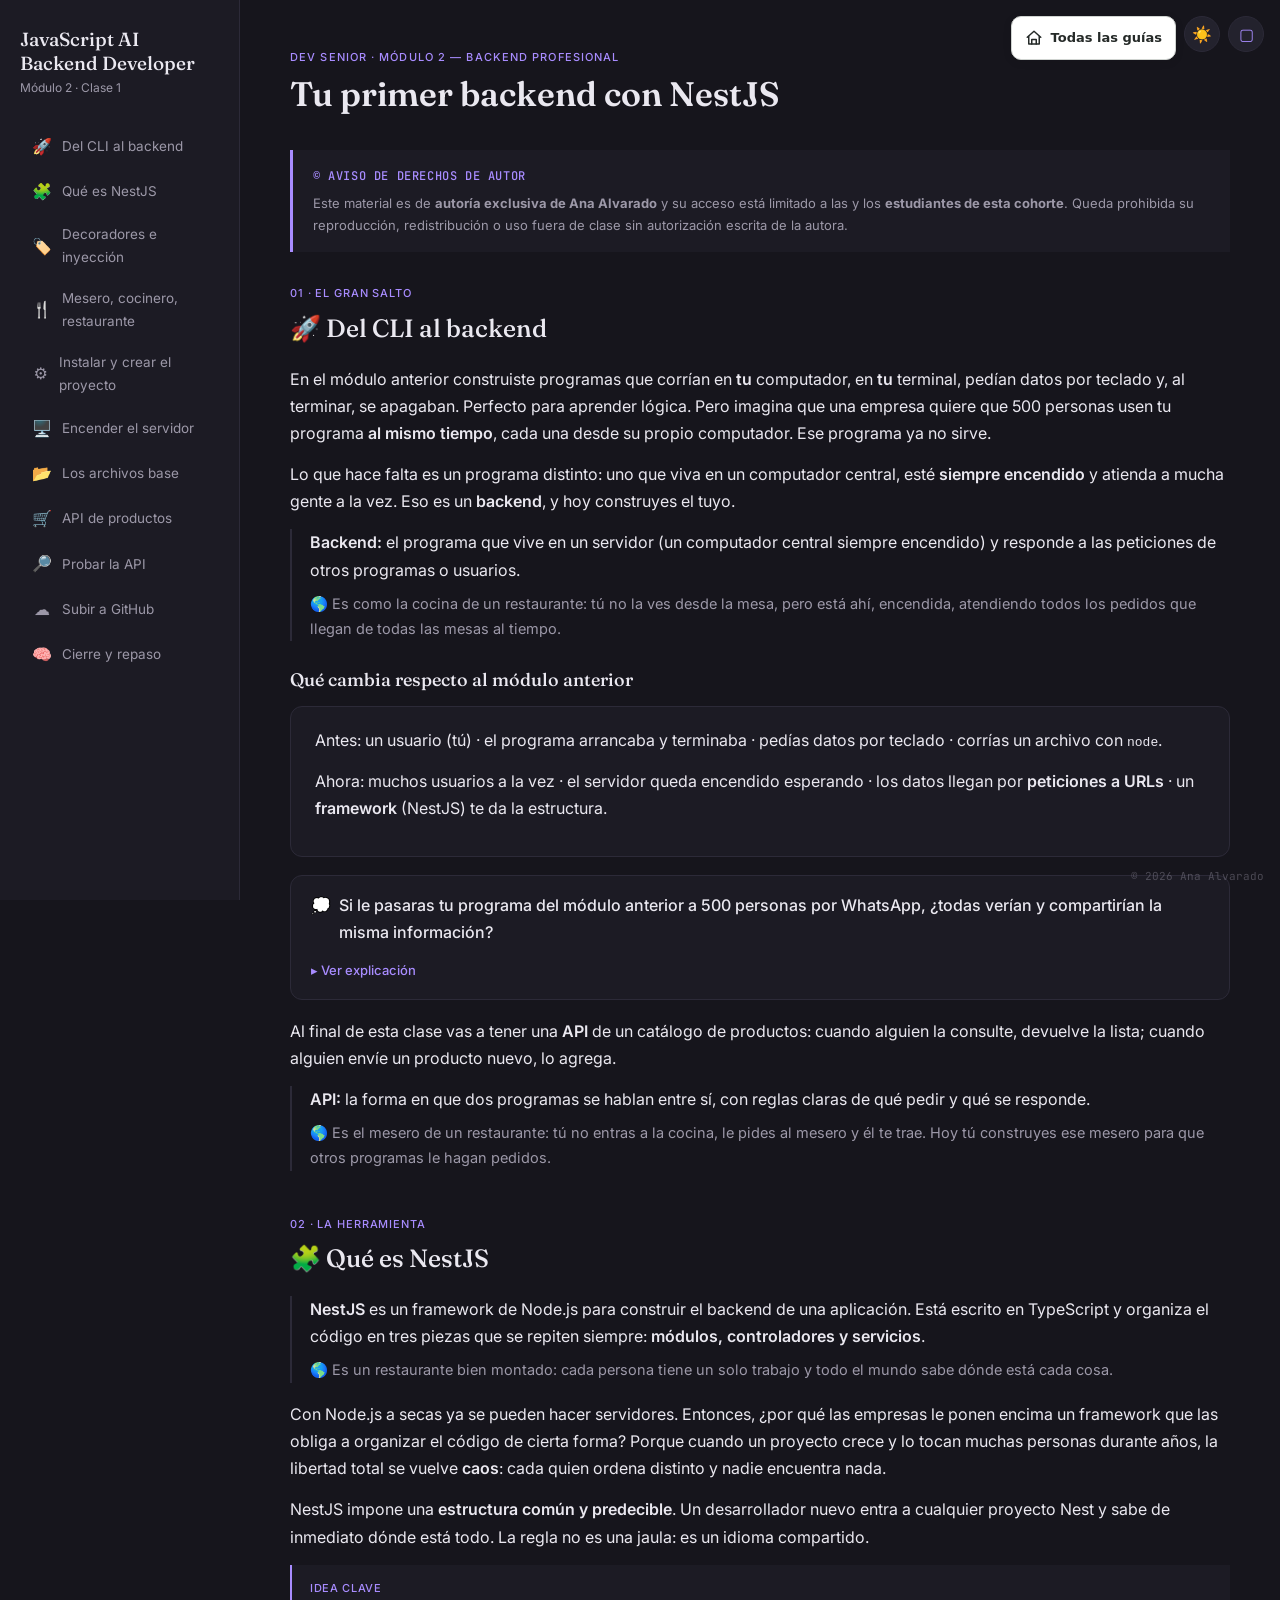
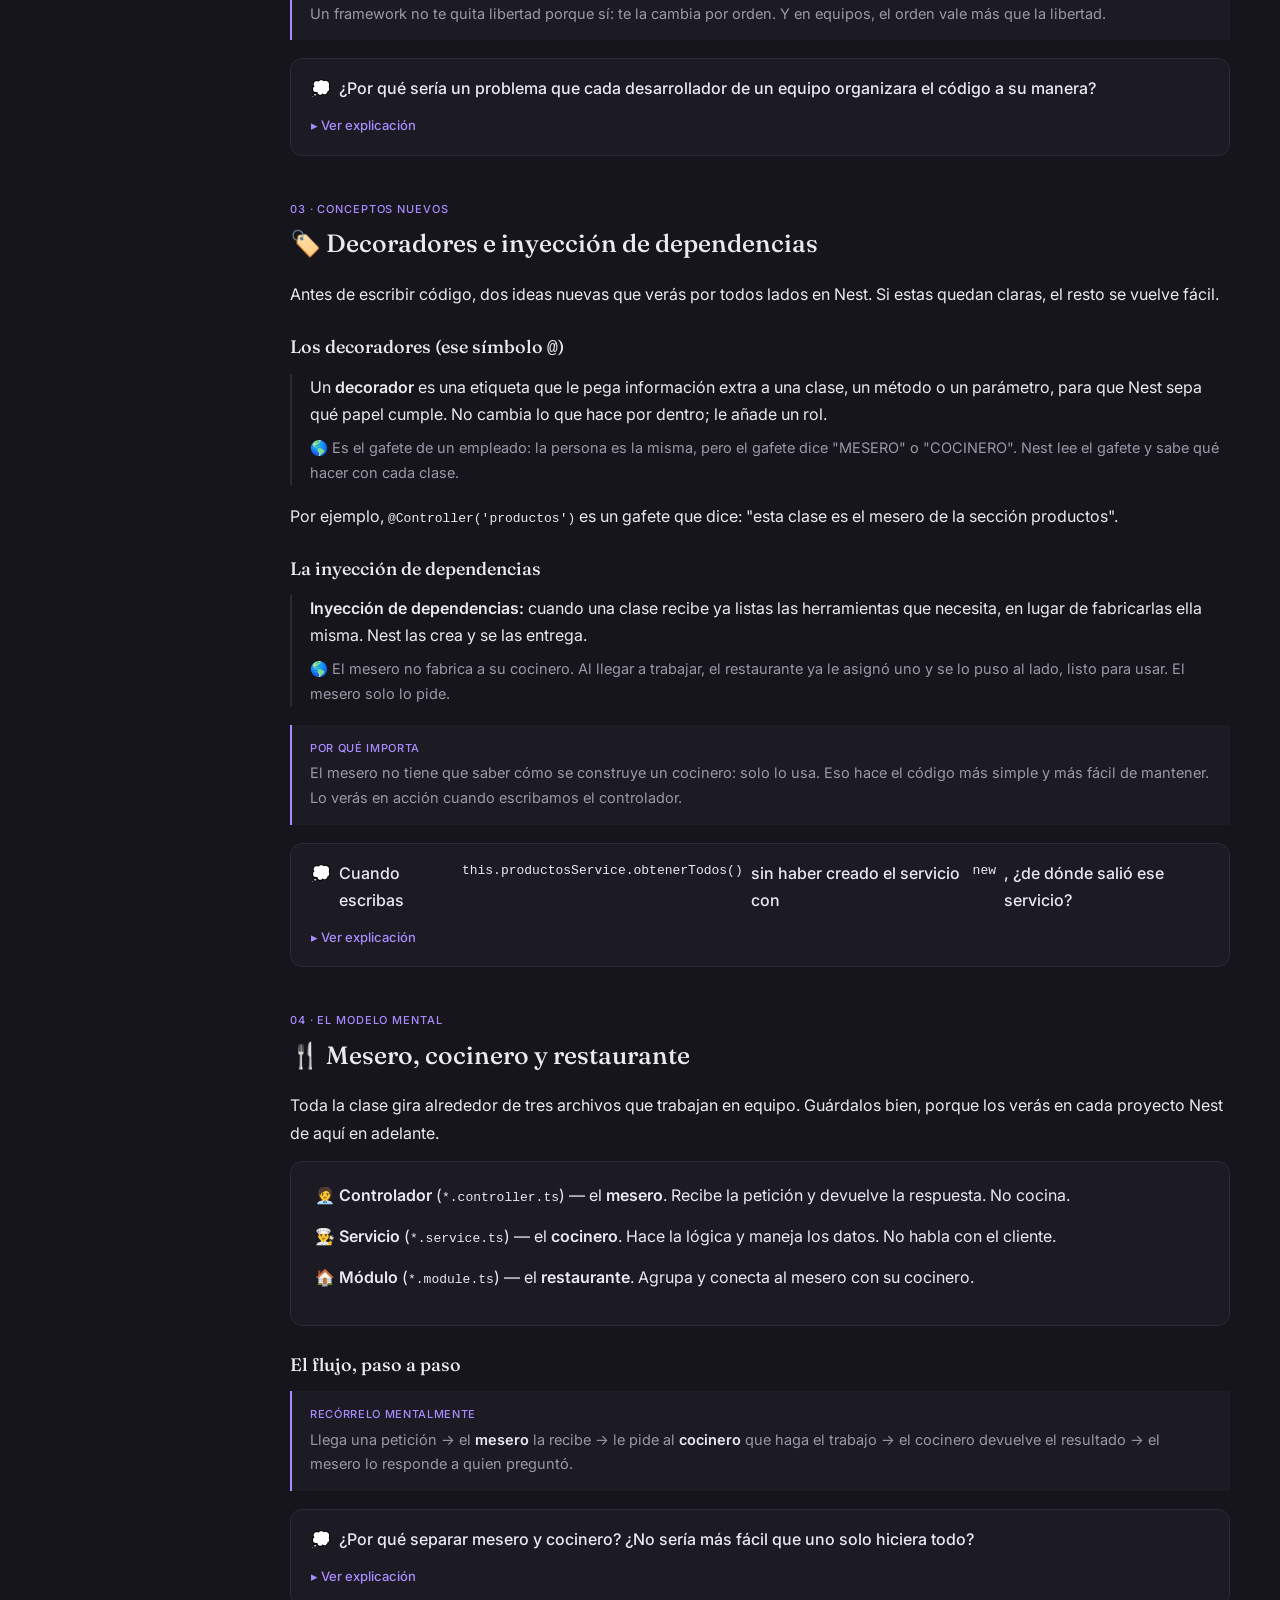
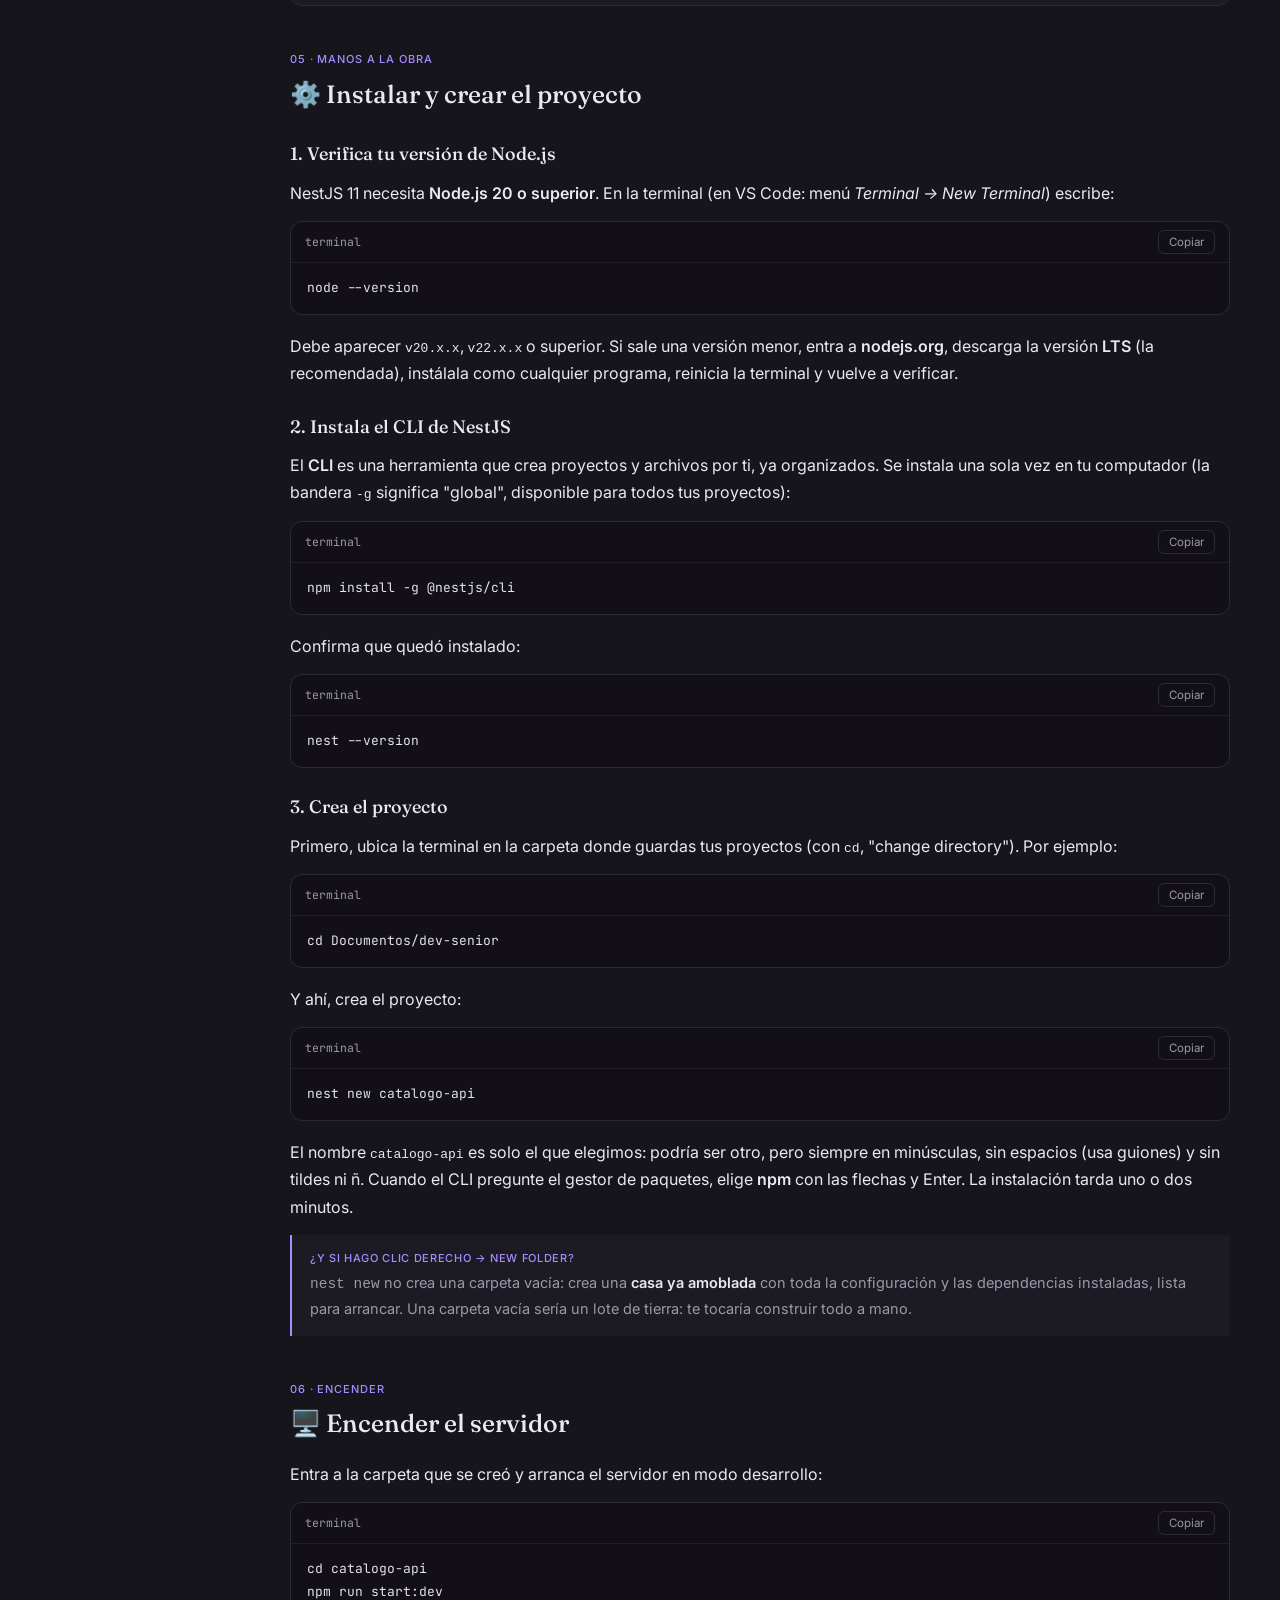
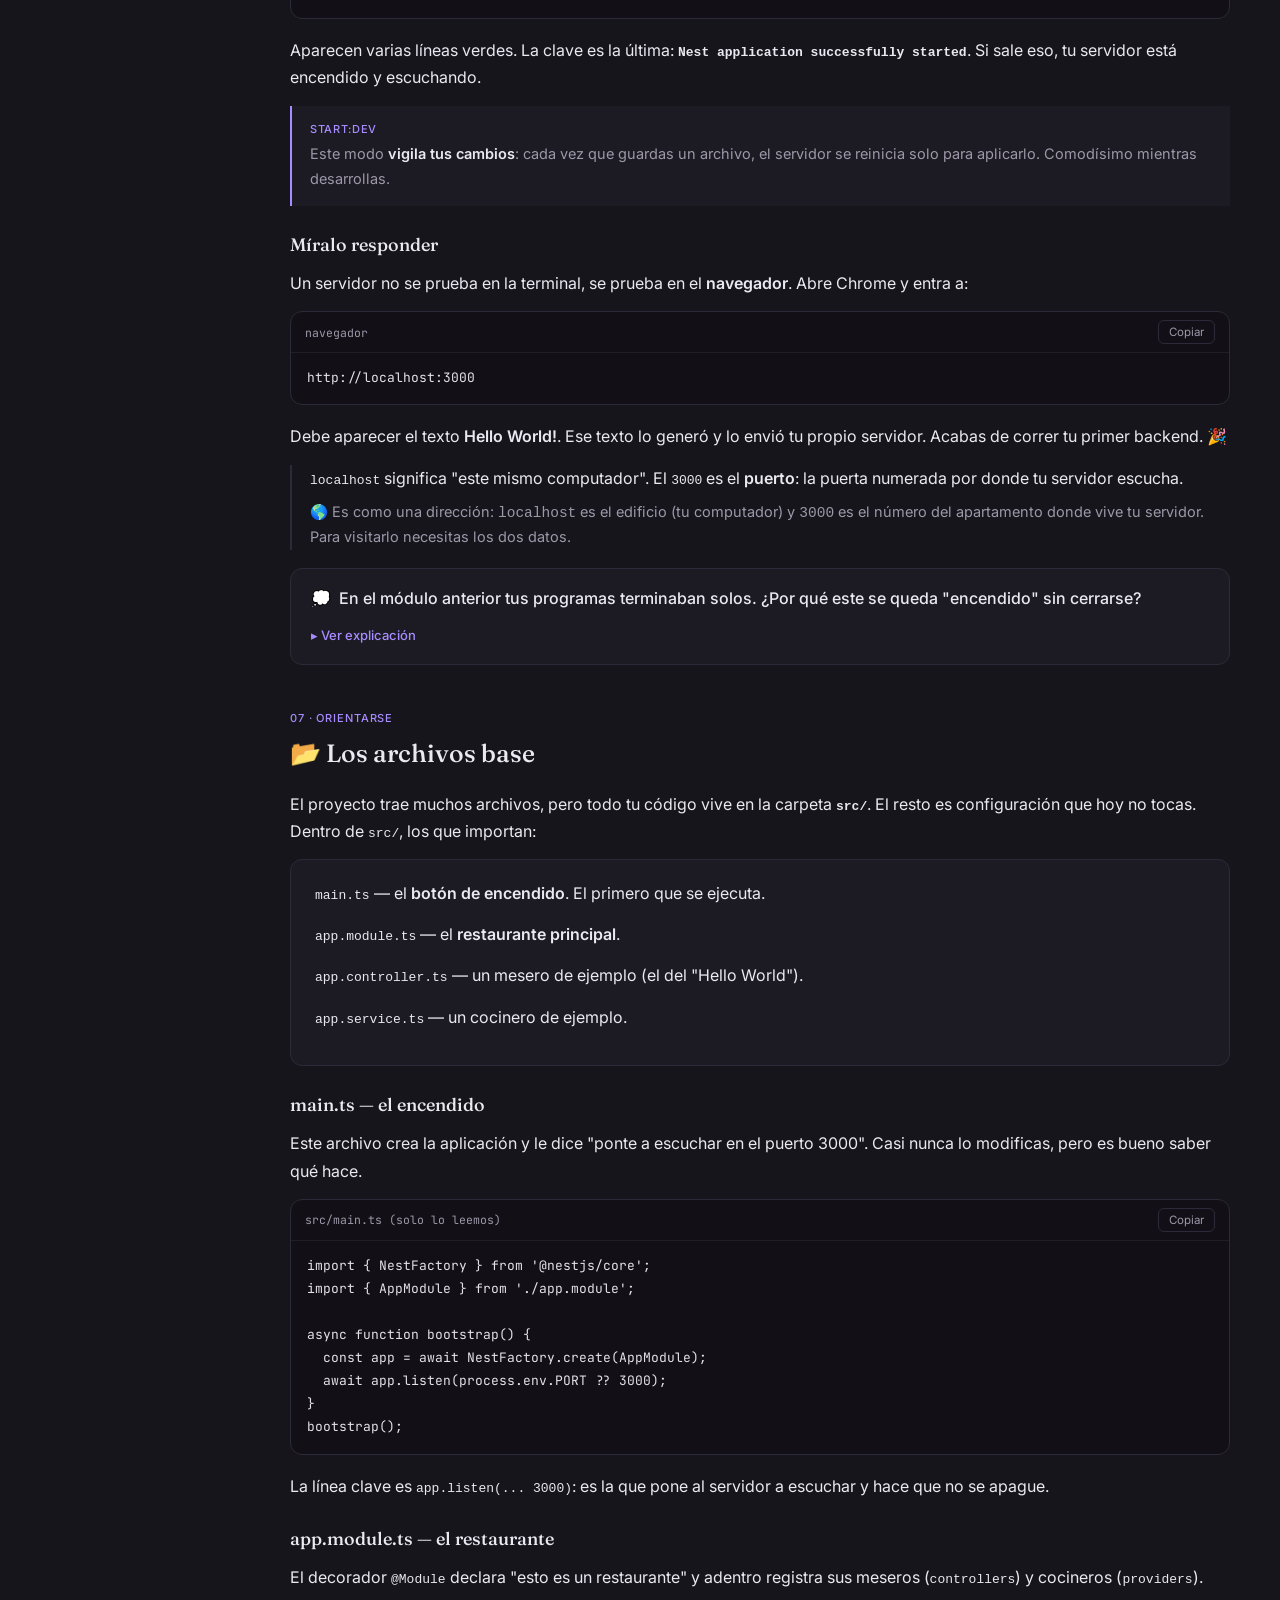
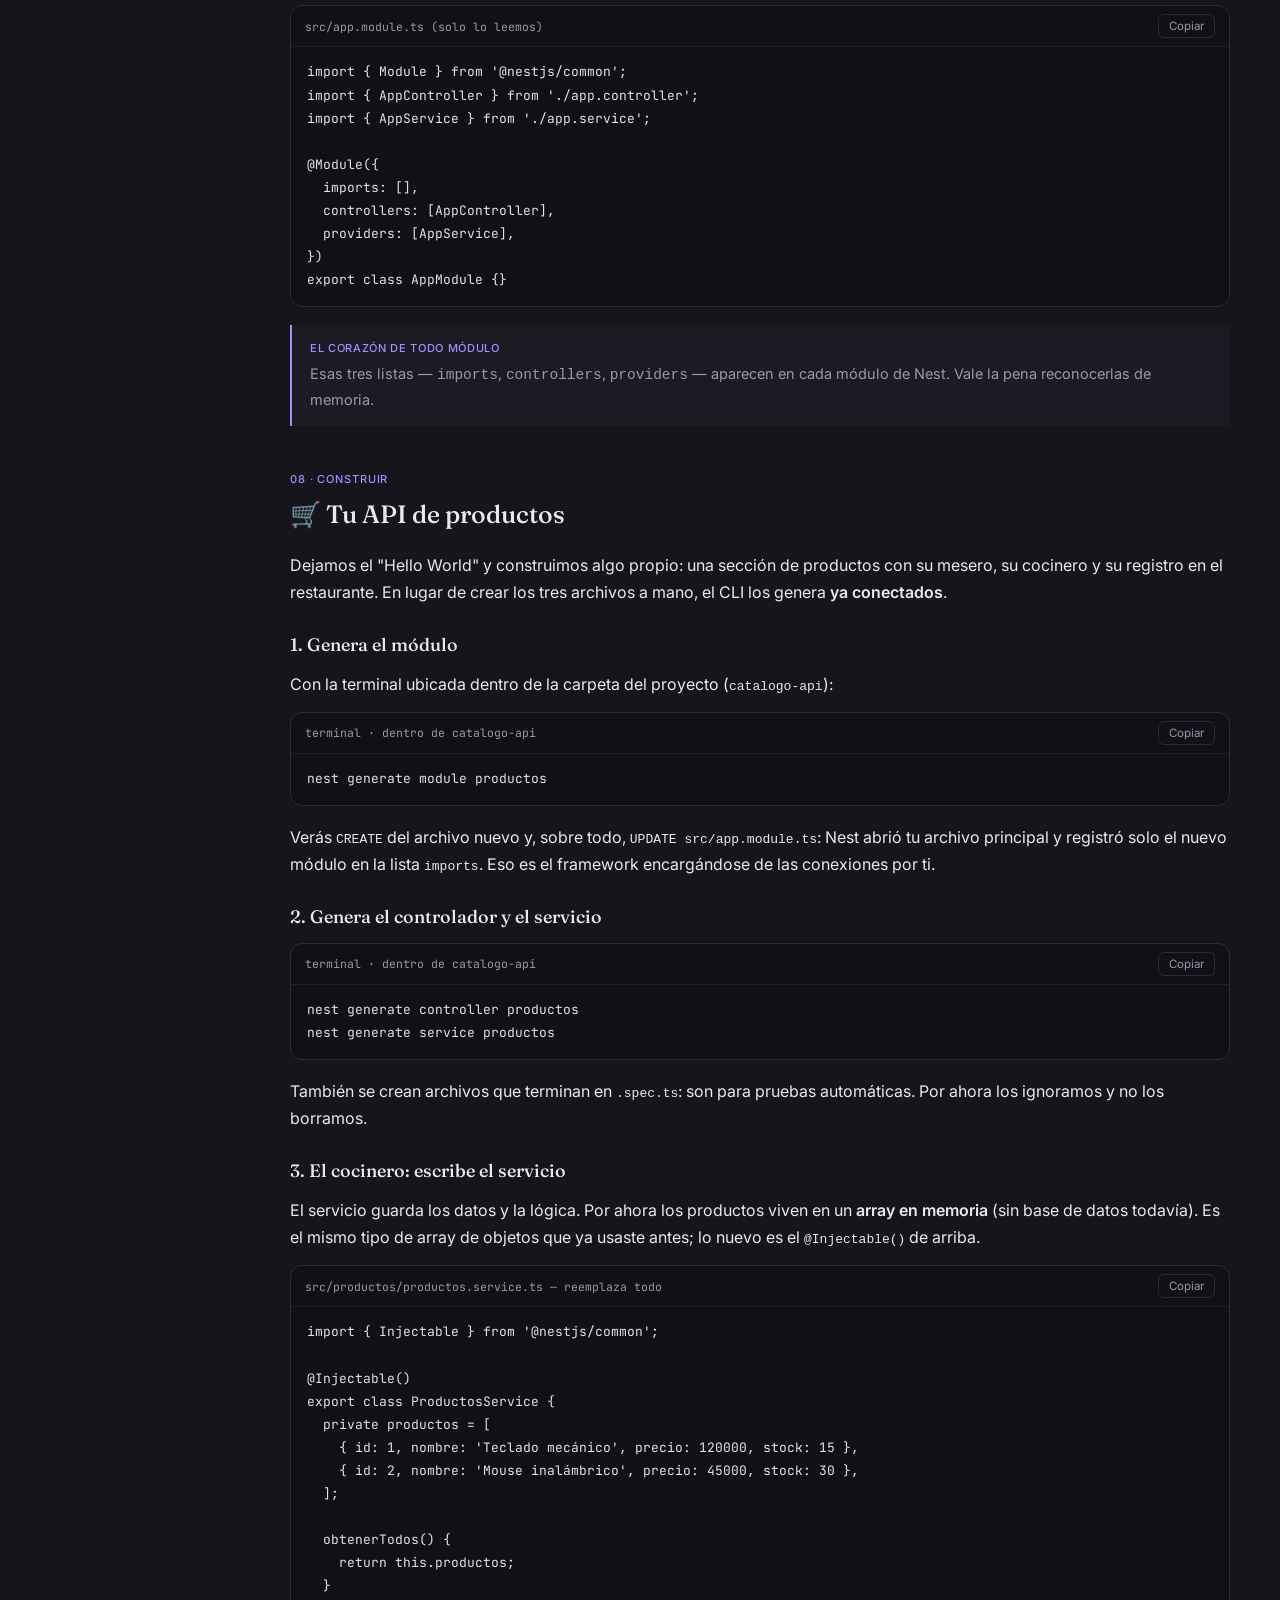
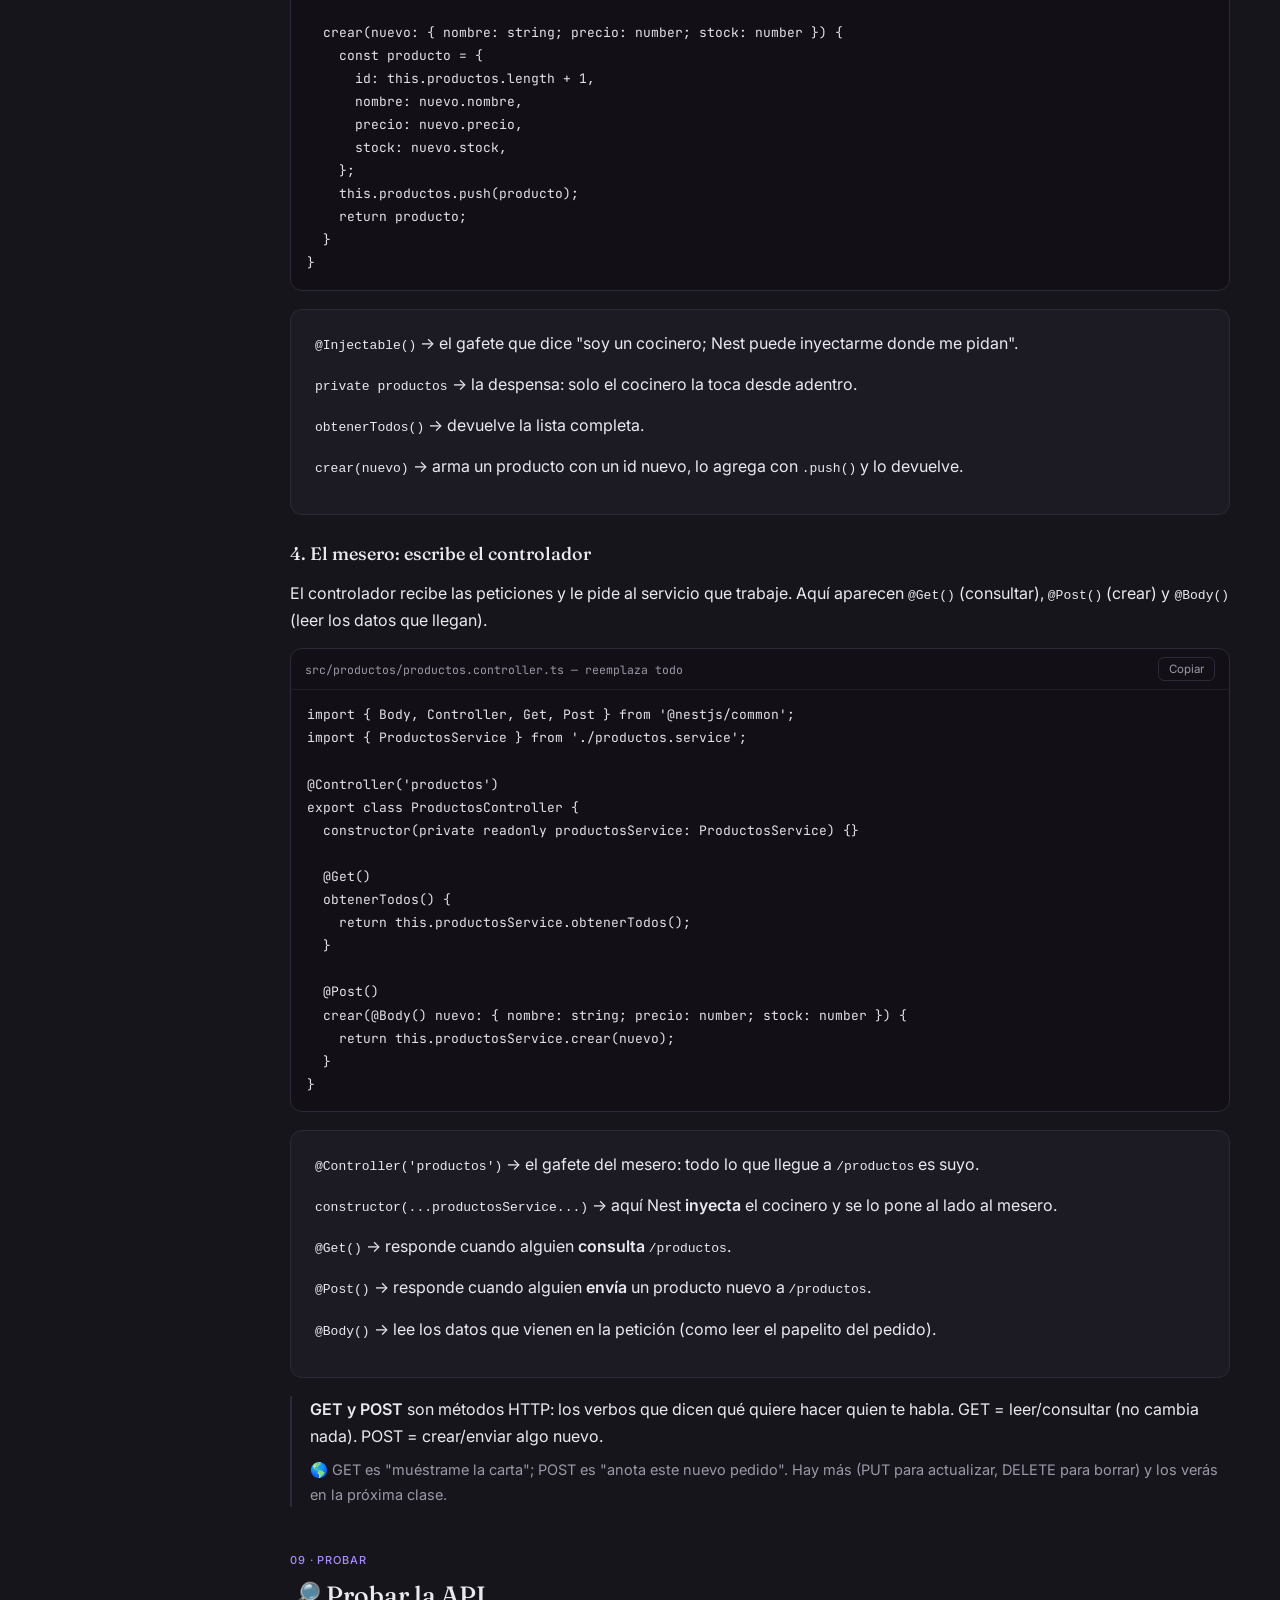
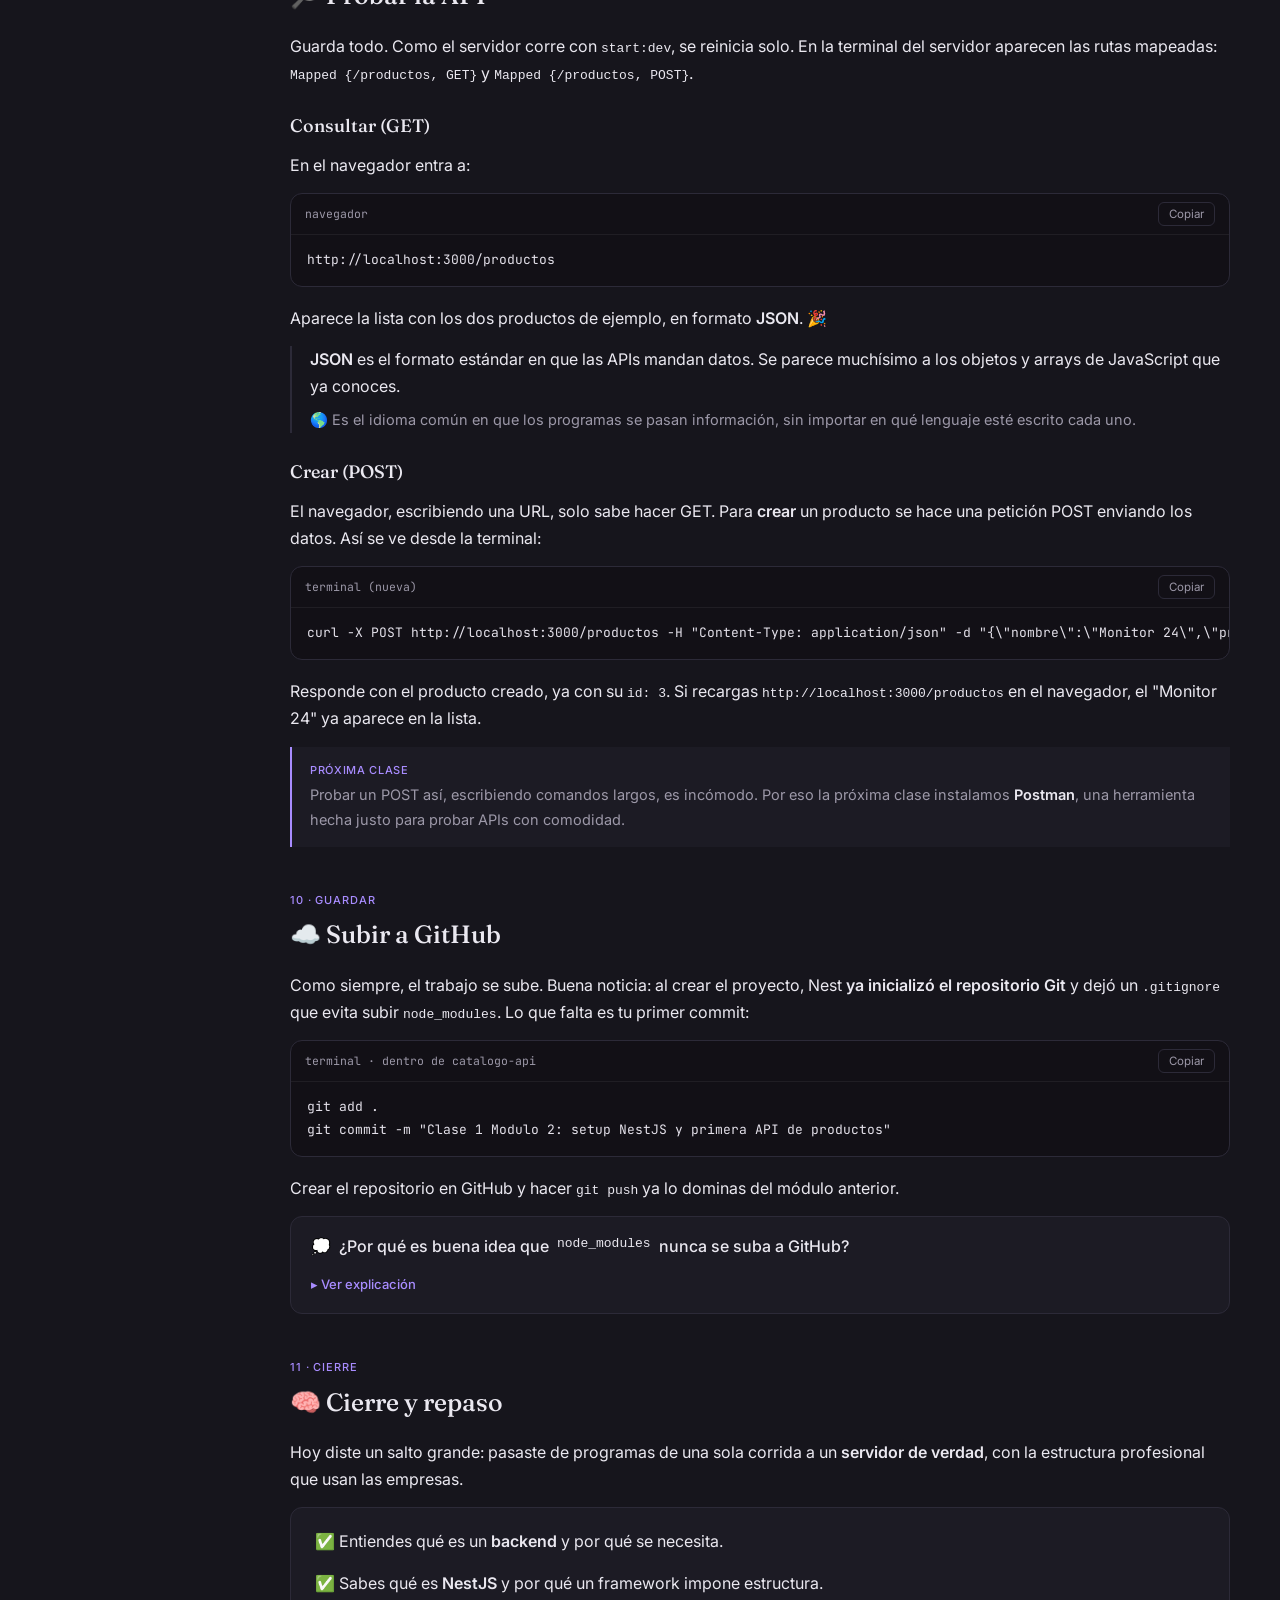
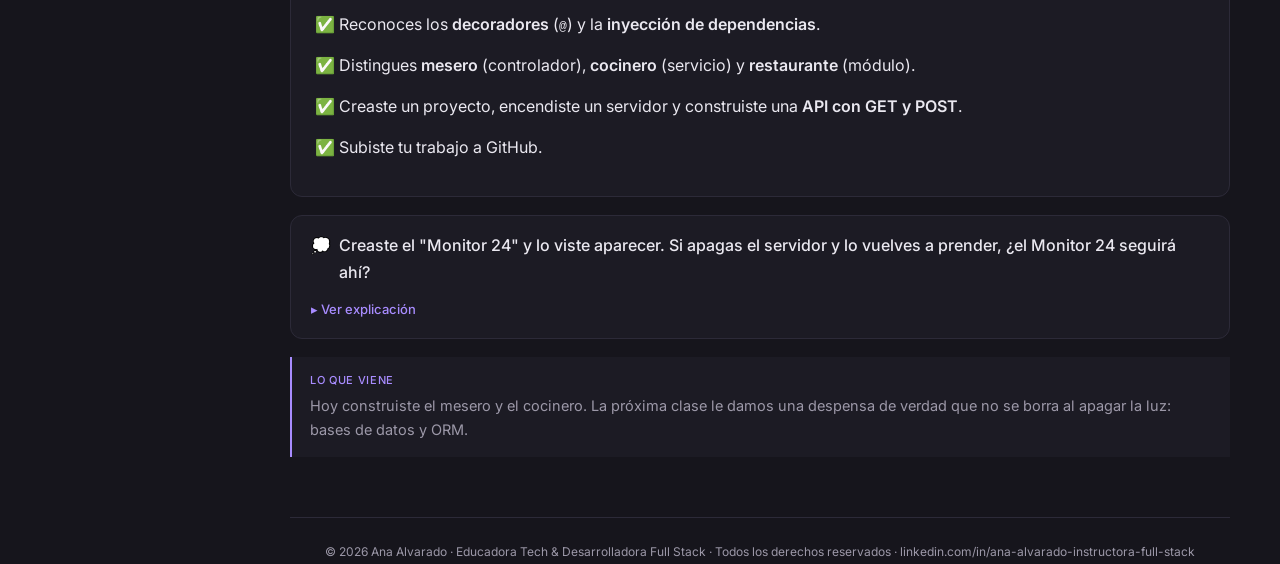
<file: docs/M2-C1-spa.html>
<!DOCTYPE html>
<!--
============================================================================
  © 2026 Ana Alvarado — Todos los derechos reservados.
  Educadora Tech & Desarrolladora Full Stack.
  Material de autoría exclusiva. Prohibida su reproducción, redistribución,
  modificación o uso fuera del contexto de clase sin autorización escrita.
============================================================================
-->
<html lang="es">
<head>
  <meta charset="UTF-8">
  <meta name="viewport" content="width=device-width, initial-scale=1.0">

  <!-- ════════════════════════════════════════════════════════════════════
       META FIJO — no tocar
       ════════════════════════════════════════════════════════════════════ -->
  <meta name="author" content="Ana Alvarado">
  <meta name="copyright" content="© 2026 Ana Alvarado — Todos los derechos reservados">
  <meta name="robots" content="noindex, nofollow, noarchive, noimageindex">

  <!-- ┌──────────────────────────────────────────────────────────────────┐
       │  HUECO 1 · TÍTULO DE LA CLASE                                      │
       │  Cambia solo el texto de <title> por el de la clase.               │
       └──────────────────────────────────────────────────────────────────┘ -->
  <title>Módulo 2 · Clase 1 · Setup NestJS · Ana Alvarado</title>

  <link rel="preconnect" href="https://fonts.googleapis.com">
  <link rel="preconnect" href="https://fonts.gstatic.com" crossorigin>
  <link href="https://fonts.googleapis.com/css2?family=Inter:wght@400;500;600&family=Fraunces:opsz,wght@9..144,400;9..144,500;9..144,600&family=JetBrains+Mono:wght@400;500&display=swap" rel="stylesheet">

  <style>
    /* ══════════════════════════════════════════════════════════════════
       ESTILOS FIJOS — no se regeneran entre clases.
       Lo ÚNICO que se cambia aquí es el bloque "ACENTO POR EMPRESA".
       ══════════════════════════════════════════════════════════════════ */

    /* ┌────────────────────────────────────────────────────────────────┐
       │  HUECO 2 · ACENTO POR EMPRESA                                    │
       │  Descomenta el bloque de la empresa de esta clase.               │
       │  Solo uno de los dos debe quedar activo.                         │
       └────────────────────────────────────────────────────────────────┘ */

    :root {
      /* ── DEV SENIOR (morado) ── ACTIVO POR DEFECTO ── */
      --accent:      #A88CFF;   /* acento principal en modo oscuro */
      --accent-2:    #8B6FE8;   /* acento secundario / hover */
      --accent-ink:  #5418CC;   /* acento fuerte para modo claro */

      /* ── GENERATION COLOMBIA (azul) ── descomenta para usar ──
      --accent:      #4FA3D9;
      --accent-2:    #3B8BC4;
      --accent-ink:  #006CA8;
      */
    }

    /* ── PALETA MODO OSCURO (por defecto) ── */
    :root {
      --bg:        #16151C;
      --surface:   #1C1B24;
      --surface-2: #23222D;
      --border:    #2C2A38;
      --text:      #EAE8F0;
      --text-dim:  #9C98A8;
      --code-bg:   #121016;
      --code-text: #E4E1EA;
      --shadow:    rgba(0,0,0,0.3);
    }

    /* ── PALETA MODO CLARO (papel cálido) ── */
    :root[data-tema="claro"] {
      --bg:        #FAF8F3;
      --surface:   #F4F1EA;
      --surface-2: #FFFFFF;
      --border:    #E8E3D9;
      --text:      #2A2620;
      --text-dim:  #8A8478;
      --code-bg:   #2A2620;
      --code-text: #F0EDE6;
      --shadow:    rgba(0,0,0,0.08);
      --accent:    var(--accent-ink);
    }

    * { margin: 0; padding: 0; box-sizing: border-box; }

    html { scroll-behavior: smooth; }

    body {
      font-family: 'Inter', system-ui, sans-serif;
      background: var(--bg);
      color: var(--text);
      line-height: 1.7;
      -webkit-font-smoothing: antialiased;
      transition: background 0.35s, color 0.35s;
      user-select: none;               /* protección: no seleccionar en general */
    }

    /* ── LAYOUT: barra lateral fija + contenido centrado ── */
    .layout { display: flex; min-height: 100vh; }

    .sidebar {
      width: 240px;
      flex-shrink: 0;
      background: var(--surface);
      border-right: 0.5px solid var(--border);
      padding: 28px 20px;
      position: sticky;
      top: 0;
      height: 100vh;
      overflow-y: auto;
      transition: background 0.35s, border-color 0.35s;
    }

    .sidebar-brand {
      font-family: 'Fraunces', Georgia, serif;
      font-size: 19px;
      font-weight: 500;
      color: var(--text);
      margin-bottom: 2px;
      line-height: 1.25;
    }
    .sidebar-sub {
      font-size: 12px;
      color: var(--text-dim);
      margin-bottom: 26px;
    }

    .nav-item {
      display: flex;
      align-items: center;
      gap: 10px;
      padding: 9px 10px;
      border-radius: 8px;
      color: var(--text-dim);
      font-size: 13.5px;
      cursor: pointer;
      text-decoration: none;
      transition: background 0.2s, color 0.2s;
      border-left: 2px solid transparent;
      border-radius: 0 8px 8px 0;
    }
    .nav-item:hover { background: var(--surface-2); color: var(--text); }
    .nav-item.active {
      color: var(--text);
      font-weight: 500;
      border-left: 2px solid var(--accent);
      background: var(--surface-2);
    }
    .nav-icon { font-size: 16px; width: 20px; text-align: center; }

    /* ── ÁREA DE CONTENIDO: columna centrada (clave para proyectar) ── */
    .content-area { flex: 1; padding: 0 24px; }
    .content-column {
      max-width: 940px;
      margin: 0 auto;
      padding: 48px 0 80px;
    }

    /* ── ENCABEZADO DE CLASE ── */
    .clase-header { margin-bottom: 36px; }
    .clase-kicker {
      font-size: 11px;
      font-weight: 500;
      letter-spacing: 0.1em;
      text-transform: uppercase;
      color: var(--accent);
      margin-bottom: 8px;
    }
    .clase-titulo {
      font-family: 'Fraunces', Georgia, serif;
      font-size: 34px;
      font-weight: 600;
      line-height: 1.15;
      color: var(--text);
    }

    /* ── SECCIONES ── */
    .seccion { margin-bottom: 44px; scroll-margin-top: 32px; }
    .seccion-numero {
      font-size: 11px;
      font-weight: 500;
      letter-spacing: 0.08em;
      color: var(--accent);
      margin-bottom: 4px;
    }
    .seccion h2 {
      font-family: 'Fraunces', Georgia, serif;
      font-size: 25px;
      font-weight: 500;
      color: var(--text);
      margin-bottom: 16px;
      display: flex;
      align-items: center;
      gap: 10px;
    }
    .seccion h3 {
      font-family: 'Fraunces', Georgia, serif;
      font-size: 18px;
      font-weight: 500;
      color: var(--text);
      margin: 24px 0 10px;
    }
    .seccion p { margin-bottom: 14px; color: var(--text); }
    .seccion strong { font-weight: 600; color: var(--text); }

    /* ── TARJETA ── */
    .card {
      background: var(--surface);
      border: 0.5px solid var(--border);
      border-radius: 12px;
      padding: 20px 24px;
      margin-bottom: 18px;
      transition: background 0.35s, border-color 0.35s;
    }

    /* ── BLOQUE TIP / DESTACADO (borde de acento, sin relleno de color) ── */
    .tip {
      background: var(--surface);
      border-left: 2px solid var(--accent);
      border-radius: 0;
      padding: 14px 18px;
      margin-bottom: 18px;
      transition: background 0.35s;
    }
    .tip-label {
      font-size: 11px;
      font-weight: 500;
      letter-spacing: 0.06em;
      text-transform: uppercase;
      color: var(--accent);
      margin-bottom: 4px;
    }
    .tip p { margin: 0; color: var(--text-dim); font-size: 14.5px; }

    /* ── DEFINICIÓN (técnica + vida real) ── */
    .definicion { border-left: 2px solid var(--border); padding-left: 18px; margin-bottom: 18px; }
    .definicion .tecnica { color: var(--text); margin-bottom: 8px; }
    .definicion .real { color: var(--text-dim); font-size: 14.5px; }
    .definicion .real::before { content: "🌎 "; }

    /* ── BLOQUE DE REFLEXIÓN (colapsable) ── */
    .reflexion {
      background: var(--surface);
      border: 0.5px solid var(--border);
      border-radius: 12px;
      padding: 16px 20px;
      margin-bottom: 18px;
      transition: background 0.35s;
    }
    .reflexion-pregunta {
      font-weight: 500;
      color: var(--text);
      display: flex;
      align-items: flex-start;
      gap: 8px;
    }
    .reflexion-pregunta::before { content: "💭"; }
    .ver-explicacion {
      margin-top: 12px;
      font-size: 13px;
      color: var(--accent);
      cursor: pointer;
      user-select: none;
      display: inline-flex;
      align-items: center;
      gap: 6px;
      font-weight: 500;
    }
    .explicacion {
      max-height: 0;
      overflow: hidden;
      transition: max-height 0.3s ease;
    }
    .explicacion.abierta { max-height: 600px; }
    .explicacion-inner {
      padding-top: 12px;
      margin-top: 12px;
      border-top: 0.5px solid var(--border);
      color: var(--text-dim);
      font-size: 14.5px;
    }

    /* ── BLOQUE DE CÓDIGO (seleccionable + botón copiar) ── */
    .code-block {
      background: var(--code-bg);
      border: 0.5px solid var(--border);
      border-radius: 12px;
      margin-bottom: 18px;
      overflow: hidden;
      position: relative;
    }
    .code-head {
      display: flex;
      justify-content: space-between;
      align-items: center;
      padding: 8px 14px;
      border-bottom: 0.5px solid rgba(255,255,255,0.06);
    }
    .code-file {
      font-family: 'JetBrains Mono', monospace;
      font-size: 11.5px;
      color: var(--text-dim);
    }
    .copy-btn {
      background: transparent;
      border: 0.5px solid var(--border);
      color: var(--text-dim);
      font-size: 11.5px;
      padding: 4px 10px;
      border-radius: 6px;
      cursor: pointer;
      font-family: 'Inter', sans-serif;
      transition: all 0.2s;
    }
    .copy-btn:hover { color: var(--accent); border-color: var(--accent); }
    .code-block pre {
      padding: 14px 16px;
      overflow-x: auto;
      user-select: text;               /* protección: código SÍ seleccionable */
    }
    .code-block code {
      font-family: 'JetBrains Mono', monospace;
      font-size: 13px;
      line-height: 1.65;
      color: var(--code-text);
      user-select: text;
    }
    .code-block pre, .code-block code { -webkit-user-select: text; }

    /* ── AVISO DE COPYRIGHT (tarjeta seria) ── */
    .aviso-copyright {
      border-left: 3px solid var(--accent);
      background: var(--surface);
      border-radius: 0;
      padding: 16px 20px;
      margin-bottom: 32px;
    }
    .aviso-titulo {
      font-family: 'JetBrains Mono', monospace;
      font-size: 12px;
      font-weight: 500;
      letter-spacing: 0.05em;
      color: var(--accent);
      margin-bottom: 6px;
    }
    .aviso-copyright p { font-size: 13px; color: var(--text-dim); margin: 0; }

    /* ── PIE DE PÁGINA ── */
    .footer {
      margin-top: 60px;
      padding-top: 24px;
      border-top: 0.5px solid var(--border);
      font-size: 12px;
      color: var(--text-dim);
      text-align: center;
    }

    /* ── MARCA DE AGUA FIJA ── */
    .watermark {
      position: fixed;
      bottom: 14px;
      right: 16px;
      font-size: 11px;
      color: var(--text-dim);
      opacity: 0.4;
      pointer-events: none;
      z-index: 50;
      font-family: 'JetBrains Mono', monospace;
    }

    /* ── BOTONES FLOTANTES (toggle tema + modo presentación) ── */
    .controls {
      position: fixed;
      top: 16px;
      right: 16px;
      display: flex;
      gap: 8px;
      z-index: 60;
    }
    .ctrl-btn {
      width: 36px;
      height: 36px;
      border-radius: 50%;
      border: 0.5px solid var(--border);
      background: var(--surface-2);
      color: var(--accent);
      cursor: pointer;
      display: flex;
      align-items: center;
      justify-content: center;
      font-size: 16px;
      transition: all 0.25s;
    }
    .ctrl-btn:hover { border-color: var(--accent); }

    /* ── BARRA DE PROGRESO ── */
    .progress-bar {
      position: fixed;
      top: 0; left: 0;
      height: 3px;
      background: var(--accent);
      width: 0%;
      z-index: 70;
      transition: width 0.15s;
    }

    /* ── MODO PRESENTACIÓN ── */
    body.presentacion .sidebar,
    body.presentacion .watermark,
    body.presentacion .controls { display: none; }
    body.presentacion .seccion { display: none; }
    body.presentacion .seccion.slide-activa {
      display: block;
      min-height: 80vh;
      animation: fadeIn 0.3s ease;
    }
    body.presentacion .content-column { max-width: 940px; padding-top: 80px; }
    body.presentacion .clase-header { display: none; }
    @keyframes fadeIn { from { opacity: 0; transform: translateY(8px); } to { opacity: 1; transform: none; } }

    .slide-hint {
      display: none;
      position: fixed;
      bottom: 16px;
      left: 50%;
      transform: translateX(-50%);
      font-size: 12px;
      color: var(--text-dim);
      background: var(--surface);
      padding: 6px 14px;
      border-radius: 20px;
      border: 0.5px solid var(--border);
      z-index: 60;
    }
    body.presentacion .slide-hint { display: block; }

    /* ── RESPONSIVE ── */
    @media (max-width: 768px) {
      .layout { flex-direction: column; }
      .sidebar { width: 100%; height: auto; position: relative; border-right: none; border-bottom: 0.5px solid var(--border); }
      .content-column { padding: 32px 0 60px; }
      .clase-titulo { font-size: 27px; }
      .watermark { display: none; }
    }
  </style>
</head>
<body>

  <div class="progress-bar" id="progressBar"></div>

  <!-- CONTROLES FIJOS -->
  <div class="controls">
    <button class="ctrl-btn" id="temaBtn" aria-label="Cambiar tema claro u oscuro" title="Claro / oscuro">☀️</button>
    <button class="ctrl-btn" id="presentBtn" aria-label="Modo presentación" title="Modo presentación (P)">▢</button>
  </div>

  <div class="layout">

    <!-- BARRA LATERAL -->
    <aside class="sidebar">
      <!-- ┌──────────────────────────────────────────────────────────┐
           │  HUECO 3 · NAVEGACIÓN                                      │
           │  Un .nav-item por sección. El href apunta al id.          │
           └──────────────────────────────────────────────────────────┘ -->
      <div class="sidebar-brand">JavaScript AI Backend Developer</div>
      <div class="sidebar-sub">Módulo 2 · Clase 1</div>
      <nav id="nav">
        <a class="nav-item active" href="#sec-1"><span class="nav-icon">🚀</span> Del CLI al backend</a>
        <a class="nav-item" href="#sec-2"><span class="nav-icon">🧩</span> Qué es NestJS</a>
        <a class="nav-item" href="#sec-3"><span class="nav-icon">🏷️</span> Decoradores e inyección</a>
        <a class="nav-item" href="#sec-4"><span class="nav-icon">🍴</span> Mesero, cocinero, restaurante</a>
        <a class="nav-item" href="#sec-5"><span class="nav-icon">⚙️</span> Instalar y crear el proyecto</a>
        <a class="nav-item" href="#sec-6"><span class="nav-icon">🖥️</span> Encender el servidor</a>
        <a class="nav-item" href="#sec-7"><span class="nav-icon">📂</span> Los archivos base</a>
        <a class="nav-item" href="#sec-8"><span class="nav-icon">🛒</span> API de productos</a>
        <a class="nav-item" href="#sec-9"><span class="nav-icon">🔎</span> Probar la API</a>
        <a class="nav-item" href="#sec-10"><span class="nav-icon">☁️</span> Subir a GitHub</a>
        <a class="nav-item" href="#sec-11"><span class="nav-icon">🧠</span> Cierre y repaso</a>
      </nav>
    </aside>

    <!-- CONTENIDO -->
    <main class="content-area">
      <div class="content-column">

        <!-- ENCABEZADO -->
        <header class="clase-header">
          <!-- HUECO 1 (repetido) · kicker + título de la clase -->
          <div class="clase-kicker">Dev Senior · Módulo 2 — Backend profesional</div>
          <h1 class="clase-titulo">Tu primer backend con NestJS</h1>
        </header>

        <!-- AVISO DE COPYRIGHT (fijo) -->
        <div class="aviso-copyright">
          <div class="aviso-titulo">© AVISO DE DERECHOS DE AUTOR</div>
          <p>Este material es de <strong>autoría exclusiva de Ana Alvarado</strong> y su acceso está limitado a las y los <strong>estudiantes de esta cohorte</strong>. Queda prohibida su reproducción, redistribución o uso fuera de clase sin autorización escrita de la autora.</p>
        </div>

        <!-- ┌────────────────────────────────────────────────────────────┐
             │  HUECO 4 · SECCIONES DE CONTENIDO                            │
             │  Aquí va TODO el contenido del .md. Una <section> por tema.  │
             │  Usa los patrones de abajo (card, tip, definición,          │
             │  reflexión, código). Numera con .seccion-numero "01 ·".      │
             └────────────────────────────────────────────────────────────┘ -->

        <!-- ══ 01 ══ -->
        <section class="seccion slide-activa" id="sec-1">
          <div class="seccion-numero">01 · EL GRAN SALTO</div>
          <h2>🚀 Del CLI al backend</h2>

          <p>En el módulo anterior construiste programas que corrían en <strong>tu</strong> computador, en <strong>tu</strong> terminal, pedían datos por teclado y, al terminar, se apagaban. Perfecto para aprender lógica. Pero imagina que una empresa quiere que 500 personas usen tu programa <strong>al mismo tiempo</strong>, cada una desde su propio computador. Ese programa ya no sirve.</p>

          <p>Lo que hace falta es un programa distinto: uno que viva en un computador central, esté <strong>siempre encendido</strong> y atienda a mucha gente a la vez. Eso es un <strong>backend</strong>, y hoy construyes el tuyo.</p>

          <div class="definicion">
            <p class="tecnica"><strong>Backend:</strong> el programa que vive en un servidor (un computador central siempre encendido) y responde a las peticiones de otros programas o usuarios.</p>
            <p class="real">Es como la cocina de un restaurante: tú no la ves desde la mesa, pero está ahí, encendida, atendiendo todos los pedidos que llegan de todas las mesas al tiempo.</p>
          </div>

          <h3>Qué cambia respecto al módulo anterior</h3>
          <div class="card">
            <p>Antes: un usuario (tú) · el programa arrancaba y terminaba · pedías datos por teclado · corrías un archivo con <code>node</code>.</p>
            <p>Ahora: muchos usuarios a la vez · el servidor queda encendido esperando · los datos llegan por <strong>peticiones a URLs</strong> · un <strong>framework</strong> (NestJS) te da la estructura.</p>
          </div>

          <div class="reflexion">
            <div class="reflexion-pregunta">Si le pasaras tu programa del módulo anterior a 500 personas por WhatsApp, ¿todas verían y compartirían la misma información?</div>
            <span class="ver-explicacion">▸ Ver explicación</span>
            <div class="explicacion">
              <div class="explicacion-inner">No. Cada persona correría <strong>su propia copia aislada</strong>, con sus propios datos, sin nada en común. Por eso necesitas un solo programa central al que todos se conecten: un backend. Es justo lo que hoy vas a levantar.</div>
            </div>
          </div>

          <p>Al final de esta clase vas a tener una <strong>API</strong> de un catálogo de productos: cuando alguien la consulte, devuelve la lista; cuando alguien envíe un producto nuevo, lo agrega.</p>

          <div class="definicion">
            <p class="tecnica"><strong>API:</strong> la forma en que dos programas se hablan entre sí, con reglas claras de qué pedir y qué se responde.</p>
            <p class="real">Es el mesero de un restaurante: tú no entras a la cocina, le pides al mesero y él te trae. Hoy tú construyes ese mesero para que otros programas le hagan pedidos.</p>
          </div>
        </section>

        <!-- ══ 02 ══ -->
        <section class="seccion" id="sec-2">
          <div class="seccion-numero">02 · LA HERRAMIENTA</div>
          <h2>🧩 Qué es NestJS</h2>

          <div class="definicion">
            <p class="tecnica"><strong>NestJS</strong> es un framework de Node.js para construir el backend de una aplicación. Está escrito en TypeScript y organiza el código en tres piezas que se repiten siempre: <strong>módulos, controladores y servicios</strong>.</p>
            <p class="real">Es un restaurante bien montado: cada persona tiene un solo trabajo y todo el mundo sabe dónde está cada cosa.</p>
          </div>

          <p>Con Node.js a secas ya se pueden hacer servidores. Entonces, ¿por qué las empresas le ponen encima un framework que las obliga a organizar el código de cierta forma? Porque cuando un proyecto crece y lo tocan muchas personas durante años, la libertad total se vuelve <strong>caos</strong>: cada quien ordena distinto y nadie encuentra nada.</p>

          <p>NestJS impone una <strong>estructura común y predecible</strong>. Un desarrollador nuevo entra a cualquier proyecto Nest y sabe de inmediato dónde está todo. La regla no es una jaula: es un idioma compartido.</p>

          <div class="tip">
            <div class="tip-label">Idea clave</div>
            <p>Un framework no te quita libertad porque sí: te la cambia por orden. Y en equipos, el orden vale más que la libertad.</p>
          </div>

          <div class="reflexion">
            <div class="reflexion-pregunta">¿Por qué sería un problema que cada desarrollador de un equipo organizara el código a su manera?</div>
            <span class="ver-explicacion">▸ Ver explicación</span>
            <div class="explicacion">
              <div class="explicacion-inner">Porque nadie entendería el trabajo de los demás sin explicaciones largas, y cada cambio de persona costaría semanas. Una estructura común hace que el código sea de todos, no solo de quien lo escribió. Ese es el mayor regalo de NestJS.</div>
            </div>
          </div>
        </section>

        <!-- ══ 03 ══ -->
        <section class="seccion" id="sec-3">
          <div class="seccion-numero">03 · CONCEPTOS NUEVOS</div>
          <h2>🏷️ Decoradores e inyección de dependencias</h2>

          <p>Antes de escribir código, dos ideas nuevas que verás por todos lados en Nest. Si estas quedan claras, el resto se vuelve fácil.</p>

          <h3>Los decoradores (ese símbolo <code>@</code>)</h3>
          <div class="definicion">
            <p class="tecnica">Un <strong>decorador</strong> es una etiqueta que le pega información extra a una clase, un método o un parámetro, para que Nest sepa qué papel cumple. No cambia lo que hace por dentro; le añade un rol.</p>
            <p class="real">Es el gafete de un empleado: la persona es la misma, pero el gafete dice "MESERO" o "COCINERO". Nest lee el gafete y sabe qué hacer con cada clase.</p>
          </div>
          <p>Por ejemplo, <code>@Controller('productos')</code> es un gafete que dice: "esta clase es el mesero de la sección productos".</p>

          <h3>La inyección de dependencias</h3>
          <div class="definicion">
            <p class="tecnica"><strong>Inyección de dependencias:</strong> cuando una clase recibe ya listas las herramientas que necesita, en lugar de fabricarlas ella misma. Nest las crea y se las entrega.</p>
            <p class="real">El mesero no fabrica a su cocinero. Al llegar a trabajar, el restaurante ya le asignó uno y se lo puso al lado, listo para usar. El mesero solo lo pide.</p>
          </div>

          <div class="tip">
            <div class="tip-label">Por qué importa</div>
            <p>El mesero no tiene que saber cómo se construye un cocinero: solo lo usa. Eso hace el código más simple y más fácil de mantener. Lo verás en acción cuando escribamos el controlador.</p>
          </div>

          <div class="reflexion">
            <div class="reflexion-pregunta">Cuando escribas <code>this.productosService.obtenerTodos()</code> sin haber creado el servicio con <code>new</code>, ¿de dónde salió ese servicio?</div>
            <span class="ver-explicacion">▸ Ver explicación</span>
            <div class="explicacion">
              <div class="explicacion-inner">Salió del <strong>constructor</strong>: ahí Nest inyectó el servicio ya construido y te lo entregó listo. Tú solo lo declaraste como algo que necesitas; el framework se encargó de dártelo. Eso es la inyección de dependencias.</div>
            </div>
          </div>
        </section>

        <!-- ══ 04 ══ -->
        <section class="seccion" id="sec-4">
          <div class="seccion-numero">04 · EL MODELO MENTAL</div>
          <h2>🍴 Mesero, cocinero y restaurante</h2>

          <p>Toda la clase gira alrededor de tres archivos que trabajan en equipo. Guárdalos bien, porque los verás en cada proyecto Nest de aquí en adelante.</p>

          <div class="card">
            <p>🧑‍💼 <strong>Controlador</strong> (<code>*.controller.ts</code>) — el <strong>mesero</strong>. Recibe la petición y devuelve la respuesta. No cocina.</p>
            <p>👨‍🍳 <strong>Servicio</strong> (<code>*.service.ts</code>) — el <strong>cocinero</strong>. Hace la lógica y maneja los datos. No habla con el cliente.</p>
            <p>🏠 <strong>Módulo</strong> (<code>*.module.ts</code>) — el <strong>restaurante</strong>. Agrupa y conecta al mesero con su cocinero.</p>
          </div>

          <h3>El flujo, paso a paso</h3>
          <div class="tip">
            <div class="tip-label">Recórrelo mentalmente</div>
            <p>Llega una petición → el <strong>mesero</strong> la recibe → le pide al <strong>cocinero</strong> que haga el trabajo → el cocinero devuelve el resultado → el mesero lo responde a quien preguntó.</p>
          </div>

          <div class="reflexion">
            <div class="reflexion-pregunta">¿Por qué separar mesero y cocinero? ¿No sería más fácil que uno solo hiciera todo?</div>
            <span class="ver-explicacion">▸ Ver explicación</span>
            <div class="explicacion">
              <div class="explicacion-inner">Porque mezclar responsabilidades vuelve el código imposible de mantener. Si el mesero cocina y atiende, cuando algo falle no sabrás si el problema fue atendiendo o cocinando. Separando, cada pieza se prueba y se corrige por aparte. Es la misma separación de responsabilidades que ya aplicaste al partir un proyecto en varios archivos.</div>
            </div>
          </div>
        </section>

        <!-- ══ 05 ══ -->
        <section class="seccion" id="sec-5">
          <div class="seccion-numero">05 · MANOS A LA OBRA</div>
          <h2>⚙️ Instalar y crear el proyecto</h2>

          <h3>1. Verifica tu versión de Node.js</h3>
          <p>NestJS 11 necesita <strong>Node.js 20 o superior</strong>. En la terminal (en VS Code: menú <em>Terminal → New Terminal</em>) escribe:</p>
          <div class="code-block">
            <div class="code-head">
              <span class="code-file">terminal</span>
              <button class="copy-btn">Copiar</button>
            </div>
            <pre><code>node --version</code></pre>
          </div>
          <p>Debe aparecer <code>v20.x.x</code>, <code>v22.x.x</code> o superior. Si sale una versión menor, entra a <strong>nodejs.org</strong>, descarga la versión <strong>LTS</strong> (la recomendada), instálala como cualquier programa, reinicia la terminal y vuelve a verificar.</p>

          <h3>2. Instala el CLI de NestJS</h3>
          <p>El <strong>CLI</strong> es una herramienta que crea proyectos y archivos por ti, ya organizados. Se instala una sola vez en tu computador (la bandera <code>-g</code> significa "global", disponible para todos tus proyectos):</p>
          <div class="code-block">
            <div class="code-head">
              <span class="code-file">terminal</span>
              <button class="copy-btn">Copiar</button>
            </div>
            <pre><code>npm install -g @nestjs/cli</code></pre>
          </div>
          <p>Confirma que quedó instalado:</p>
          <div class="code-block">
            <div class="code-head">
              <span class="code-file">terminal</span>
              <button class="copy-btn">Copiar</button>
            </div>
            <pre><code>nest --version</code></pre>
          </div>

          <h3>3. Crea el proyecto</h3>
          <p>Primero, ubica la terminal en la carpeta donde guardas tus proyectos (con <code>cd</code>, "change directory"). Por ejemplo:</p>
          <div class="code-block">
            <div class="code-head">
              <span class="code-file">terminal</span>
              <button class="copy-btn">Copiar</button>
            </div>
            <pre><code>cd Documentos/dev-senior</code></pre>
          </div>
          <p>Y ahí, crea el proyecto:</p>
          <div class="code-block">
            <div class="code-head">
              <span class="code-file">terminal</span>
              <button class="copy-btn">Copiar</button>
            </div>
            <pre><code>nest new catalogo-api</code></pre>
          </div>
          <p>El nombre <code>catalogo-api</code> es solo el que elegimos: podría ser otro, pero siempre en minúsculas, sin espacios (usa guiones) y sin tildes ni ñ. Cuando el CLI pregunte el gestor de paquetes, elige <strong>npm</strong> con las flechas y Enter. La instalación tarda uno o dos minutos.</p>

          <div class="tip">
            <div class="tip-label">¿Y si hago clic derecho → New Folder?</div>
            <p><code>nest new</code> no crea una carpeta vacía: crea una <strong>casa ya amoblada</strong> con toda la configuración y las dependencias instaladas, lista para arrancar. Una carpeta vacía sería un lote de tierra: te tocaría construir todo a mano.</p>
          </div>
        </section>

        <!-- ══ 06 ══ -->
        <section class="seccion" id="sec-6">
          <div class="seccion-numero">06 · ENCENDER</div>
          <h2>🖥️ Encender el servidor</h2>

          <p>Entra a la carpeta que se creó y arranca el servidor en modo desarrollo:</p>
          <div class="code-block">
            <div class="code-head">
              <span class="code-file">terminal</span>
              <button class="copy-btn">Copiar</button>
            </div>
            <pre><code>cd catalogo-api
npm run start:dev</code></pre>
          </div>

          <p>Aparecen varias líneas verdes. La clave es la última: <strong><code>Nest application successfully started</code></strong>. Si sale eso, tu servidor está encendido y escuchando.</p>

          <div class="tip">
            <div class="tip-label">start:dev</div>
            <p>Este modo <strong>vigila tus cambios</strong>: cada vez que guardas un archivo, el servidor se reinicia solo para aplicarlo. Comodísimo mientras desarrollas.</p>
          </div>

          <h3>Míralo responder</h3>
          <p>Un servidor no se prueba en la terminal, se prueba en el <strong>navegador</strong>. Abre Chrome y entra a:</p>
          <div class="code-block">
            <div class="code-head">
              <span class="code-file">navegador</span>
              <button class="copy-btn">Copiar</button>
            </div>
            <pre><code>http://localhost:3000</code></pre>
          </div>
          <p>Debe aparecer el texto <strong>Hello World!</strong>. Ese texto lo generó y lo envió tu propio servidor. Acabas de correr tu primer backend. 🎉</p>

          <div class="definicion">
            <p class="tecnica"><code>localhost</code> significa "este mismo computador". El <code>3000</code> es el <strong>puerto</strong>: la puerta numerada por donde tu servidor escucha.</p>
            <p class="real">Es como una dirección: <code>localhost</code> es el edificio (tu computador) y <code>3000</code> es el número del apartamento donde vive tu servidor. Para visitarlo necesitas los dos datos.</p>
          </div>

          <div class="reflexion">
            <div class="reflexion-pregunta">En el módulo anterior tus programas terminaban solos. ¿Por qué este se queda "encendido" sin cerrarse?</div>
            <span class="ver-explicacion">▸ Ver explicación</span>
            <div class="explicacion">
              <div class="explicacion-inner">Porque un servidor no hace una tarea y se va: se queda escuchando peticiones indefinidamente, listo para responder cuando alguien llegue. Esa es la diferencia esencial entre un programa de una sola corrida y un backend.</div>
            </div>
          </div>
        </section>

        <!-- ══ 07 ══ -->
        <section class="seccion" id="sec-7">
          <div class="seccion-numero">07 · ORIENTARSE</div>
          <h2>📂 Los archivos base</h2>

          <p>El proyecto trae muchos archivos, pero todo tu código vive en la carpeta <strong><code>src/</code></strong>. El resto es configuración que hoy no tocas. Dentro de <code>src/</code>, los que importan:</p>

          <div class="card">
            <p><code>main.ts</code> — el <strong>botón de encendido</strong>. El primero que se ejecuta.</p>
            <p><code>app.module.ts</code> — el <strong>restaurante principal</strong>.</p>
            <p><code>app.controller.ts</code> — un mesero de ejemplo (el del "Hello World").</p>
            <p><code>app.service.ts</code> — un cocinero de ejemplo.</p>
          </div>

          <h3>main.ts — el encendido</h3>
          <p>Este archivo crea la aplicación y le dice "ponte a escuchar en el puerto 3000". Casi nunca lo modificas, pero es bueno saber qué hace.</p>
          <div class="code-block">
            <div class="code-head">
              <span class="code-file">src/main.ts (solo lo leemos)</span>
              <button class="copy-btn">Copiar</button>
            </div>
            <pre><code>import { NestFactory } from '@nestjs/core';
import { AppModule } from './app.module';

async function bootstrap() {
  const app = await NestFactory.create(AppModule);
  await app.listen(process.env.PORT ?? 3000);
}
bootstrap();</code></pre>
          </div>
          <p>La línea clave es <code>app.listen(... 3000)</code>: es la que pone al servidor a escuchar y hace que no se apague.</p>

          <h3>app.module.ts — el restaurante</h3>
          <p>El decorador <code>@Module</code> declara "esto es un restaurante" y adentro registra sus meseros (<code>controllers</code>) y cocineros (<code>providers</code>).</p>
          <div class="code-block">
            <div class="code-head">
              <span class="code-file">src/app.module.ts (solo lo leemos)</span>
              <button class="copy-btn">Copiar</button>
            </div>
            <pre><code>import { Module } from '@nestjs/common';
import { AppController } from './app.controller';
import { AppService } from './app.service';

@Module({
  imports: [],
  controllers: [AppController],
  providers: [AppService],
})
export class AppModule {}</code></pre>
          </div>
          <div class="tip">
            <div class="tip-label">El corazón de todo módulo</div>
            <p>Esas tres listas — <code>imports</code>, <code>controllers</code>, <code>providers</code> — aparecen en cada módulo de Nest. Vale la pena reconocerlas de memoria.</p>
          </div>
        </section>

        <!-- ══ 08 ══ -->
        <section class="seccion" id="sec-8">
          <div class="seccion-numero">08 · CONSTRUIR</div>
          <h2>🛒 Tu API de productos</h2>

          <p>Dejamos el "Hello World" y construimos algo propio: una sección de productos con su mesero, su cocinero y su registro en el restaurante. En lugar de crear los tres archivos a mano, el CLI los genera <strong>ya conectados</strong>.</p>

          <h3>1. Genera el módulo</h3>
          <p>Con la terminal ubicada dentro de la carpeta del proyecto (<code>catalogo-api</code>):</p>
          <div class="code-block">
            <div class="code-head">
              <span class="code-file">terminal · dentro de catalogo-api</span>
              <button class="copy-btn">Copiar</button>
            </div>
            <pre><code>nest generate module productos</code></pre>
          </div>
          <p>Verás <code>CREATE</code> del archivo nuevo y, sobre todo, <code>UPDATE src/app.module.ts</code>: Nest abrió tu archivo principal y registró solo el nuevo módulo en la lista <code>imports</code>. Eso es el framework encargándose de las conexiones por ti.</p>

          <h3>2. Genera el controlador y el servicio</h3>
          <div class="code-block">
            <div class="code-head">
              <span class="code-file">terminal · dentro de catalogo-api</span>
              <button class="copy-btn">Copiar</button>
            </div>
            <pre><code>nest generate controller productos
nest generate service productos</code></pre>
          </div>
          <p>También se crean archivos que terminan en <code>.spec.ts</code>: son para pruebas automáticas. Por ahora los ignoramos y no los borramos.</p>

          <h3>3. El cocinero: escribe el servicio</h3>
          <p>El servicio guarda los datos y la lógica. Por ahora los productos viven en un <strong>array en memoria</strong> (sin base de datos todavía). Es el mismo tipo de array de objetos que ya usaste antes; lo nuevo es el <code>@Injectable()</code> de arriba.</p>
          <div class="code-block">
            <div class="code-head">
              <span class="code-file">src/productos/productos.service.ts — reemplaza todo</span>
              <button class="copy-btn">Copiar</button>
            </div>
            <pre><code>import { Injectable } from '@nestjs/common';

@Injectable()
export class ProductosService {
  private productos = [
    { id: 1, nombre: 'Teclado mecánico', precio: 120000, stock: 15 },
    { id: 2, nombre: 'Mouse inalámbrico', precio: 45000, stock: 30 },
  ];

  obtenerTodos() {
    return this.productos;
  }

  crear(nuevo: { nombre: string; precio: number; stock: number }) {
    const producto = {
      id: this.productos.length + 1,
      nombre: nuevo.nombre,
      precio: nuevo.precio,
      stock: nuevo.stock,
    };
    this.productos.push(producto);
    return producto;
  }
}</code></pre>
          </div>
          <div class="card">
            <p><code>@Injectable()</code> → el gafete que dice "soy un cocinero; Nest puede inyectarme donde me pidan".</p>
            <p><code>private productos</code> → la despensa: solo el cocinero la toca desde adentro.</p>
            <p><code>obtenerTodos()</code> → devuelve la lista completa.</p>
            <p><code>crear(nuevo)</code> → arma un producto con un id nuevo, lo agrega con <code>.push()</code> y lo devuelve.</p>
          </div>

          <h3>4. El mesero: escribe el controlador</h3>
          <p>El controlador recibe las peticiones y le pide al servicio que trabaje. Aquí aparecen <code>@Get()</code> (consultar), <code>@Post()</code> (crear) y <code>@Body()</code> (leer los datos que llegan).</p>
          <div class="code-block">
            <div class="code-head">
              <span class="code-file">src/productos/productos.controller.ts — reemplaza todo</span>
              <button class="copy-btn">Copiar</button>
            </div>
            <pre><code>import { Body, Controller, Get, Post } from '@nestjs/common';
import { ProductosService } from './productos.service';

@Controller('productos')
export class ProductosController {
  constructor(private readonly productosService: ProductosService) {}

  @Get()
  obtenerTodos() {
    return this.productosService.obtenerTodos();
  }

  @Post()
  crear(@Body() nuevo: { nombre: string; precio: number; stock: number }) {
    return this.productosService.crear(nuevo);
  }
}</code></pre>
          </div>
          <div class="card">
            <p><code>@Controller('productos')</code> → el gafete del mesero: todo lo que llegue a <code>/productos</code> es suyo.</p>
            <p><code>constructor(...productosService...)</code> → aquí Nest <strong>inyecta</strong> el cocinero y se lo pone al lado al mesero.</p>
            <p><code>@Get()</code> → responde cuando alguien <strong>consulta</strong> <code>/productos</code>.</p>
            <p><code>@Post()</code> → responde cuando alguien <strong>envía</strong> un producto nuevo a <code>/productos</code>.</p>
            <p><code>@Body()</code> → lee los datos que vienen en la petición (como leer el papelito del pedido).</p>
          </div>

          <div class="definicion">
            <p class="tecnica"><strong>GET y POST</strong> son métodos HTTP: los verbos que dicen qué quiere hacer quien te habla. GET = leer/consultar (no cambia nada). POST = crear/enviar algo nuevo.</p>
            <p class="real">GET es "muéstrame la carta"; POST es "anota este nuevo pedido". Hay más (PUT para actualizar, DELETE para borrar) y los verás en la próxima clase.</p>
          </div>
        </section>

        <!-- ══ 09 ══ -->
        <section class="seccion" id="sec-9">
          <div class="seccion-numero">09 · PROBAR</div>
          <h2>🔎 Probar la API</h2>

          <p>Guarda todo. Como el servidor corre con <code>start:dev</code>, se reinicia solo. En la terminal del servidor aparecen las rutas mapeadas: <code>Mapped {/productos, GET}</code> y <code>Mapped {/productos, POST}</code>.</p>

          <h3>Consultar (GET)</h3>
          <p>En el navegador entra a:</p>
          <div class="code-block">
            <div class="code-head">
              <span class="code-file">navegador</span>
              <button class="copy-btn">Copiar</button>
            </div>
            <pre><code>http://localhost:3000/productos</code></pre>
          </div>
          <p>Aparece la lista con los dos productos de ejemplo, en formato <strong>JSON</strong>. 🎉</p>

          <div class="definicion">
            <p class="tecnica"><strong>JSON</strong> es el formato estándar en que las APIs mandan datos. Se parece muchísimo a los objetos y arrays de JavaScript que ya conoces.</p>
            <p class="real">Es el idioma común en que los programas se pasan información, sin importar en qué lenguaje esté escrito cada uno.</p>
          </div>

          <h3>Crear (POST)</h3>
          <p>El navegador, escribiendo una URL, solo sabe hacer GET. Para <strong>crear</strong> un producto se hace una petición POST enviando los datos. Así se ve desde la terminal:</p>
          <div class="code-block">
            <div class="code-head">
              <span class="code-file">terminal (nueva)</span>
              <button class="copy-btn">Copiar</button>
            </div>
            <pre><code>curl -X POST http://localhost:3000/productos -H "Content-Type: application/json" -d "{\"nombre\":\"Monitor 24\",\"precio\":650000,\"stock\":8}"</code></pre>
          </div>
          <p>Responde con el producto creado, ya con su <code>id: 3</code>. Si recargas <code>http://localhost:3000/productos</code> en el navegador, el "Monitor 24" ya aparece en la lista.</p>

          <div class="tip">
            <div class="tip-label">Próxima clase</div>
            <p>Probar un POST así, escribiendo comandos largos, es incómodo. Por eso la próxima clase instalamos <strong>Postman</strong>, una herramienta hecha justo para probar APIs con comodidad.</p>
          </div>
        </section>

        <!-- ══ 10 ══ -->
        <section class="seccion" id="sec-10">
          <div class="seccion-numero">10 · GUARDAR</div>
          <h2>☁️ Subir a GitHub</h2>

          <p>Como siempre, el trabajo se sube. Buena noticia: al crear el proyecto, Nest <strong>ya inicializó el repositorio Git</strong> y dejó un <code>.gitignore</code> que evita subir <code>node_modules</code>. Lo que falta es tu primer commit:</p>
          <div class="code-block">
            <div class="code-head">
              <span class="code-file">terminal · dentro de catalogo-api</span>
              <button class="copy-btn">Copiar</button>
            </div>
            <pre><code>git add .
git commit -m "Clase 1 Modulo 2: setup NestJS y primera API de productos"</code></pre>
          </div>
          <p>Crear el repositorio en GitHub y hacer <code>git push</code> ya lo dominas del módulo anterior.</p>

          <div class="reflexion">
            <div class="reflexion-pregunta">¿Por qué es buena idea que <code>node_modules</code> nunca se suba a GitHub?</div>
            <span class="ver-explicacion">▸ Ver explicación</span>
            <div class="explicacion">
              <div class="explicacion-inner">Porque son miles de archivos pesados que cualquiera puede regenerar en segundos con <code>npm install</code>, leyendo la lista de dependencias del <code>package.json</code>. Subirlos solo ensucia y engorda el repositorio. Por eso el <code>.gitignore</code> los excluye a propósito.</div>
            </div>
          </div>
        </section>

        <!-- ══ 11 ══ -->
        <section class="seccion" id="sec-11">
          <div class="seccion-numero">11 · CIERRE</div>
          <h2>🧠 Cierre y repaso</h2>

          <p>Hoy diste un salto grande: pasaste de programas de una sola corrida a un <strong>servidor de verdad</strong>, con la estructura profesional que usan las empresas.</p>

          <div class="card">
            <p>✅ Entiendes qué es un <strong>backend</strong> y por qué se necesita.</p>
            <p>✅ Sabes qué es <strong>NestJS</strong> y por qué un framework impone estructura.</p>
            <p>✅ Reconoces los <strong>decoradores</strong> (<code>@</code>) y la <strong>inyección de dependencias</strong>.</p>
            <p>✅ Distingues <strong>mesero</strong> (controlador), <strong>cocinero</strong> (servicio) y <strong>restaurante</strong> (módulo).</p>
            <p>✅ Creaste un proyecto, encendiste un servidor y construiste una <strong>API con GET y POST</strong>.</p>
            <p>✅ Subiste tu trabajo a GitHub.</p>
          </div>

          <div class="reflexion">
            <div class="reflexion-pregunta">Creaste el "Monitor 24" y lo viste aparecer. Si apagas el servidor y lo vuelves a prender, ¿el Monitor 24 seguirá ahí?</div>
            <span class="ver-explicacion">▸ Ver explicación</span>
            <div class="explicacion">
              <div class="explicacion-inner">No. El array vive en la <strong>memoria</strong> del programa; al reiniciar, el código vuelve a tener solo los dos productos originales y todo lo que creaste se pierde. Para que los datos <strong>sobrevivan</strong>, hacen falta guardarlos en un lugar permanente: una <strong>base de datos</strong>. Eso es exactamente lo que construimos en la próxima clase.</div>
            </div>
          </div>

          <div class="tip">
            <div class="tip-label">Lo que viene</div>
            <p>Hoy construiste el mesero y el cocinero. La próxima clase le damos una despensa de verdad que no se borra al apagar la luz: bases de datos y ORM.</p>
          </div>
        </section>

        <!-- FIN HUECO 4 -->

        <!-- PIE DE PÁGINA (fijo) -->
        <footer class="footer">
          © 2026 Ana Alvarado · Educadora Tech &amp; Desarrolladora Full Stack · Todos los derechos reservados · linkedin.com/in/ana-alvarado-instructora-full-stack
        </footer>

      </div>
    </main>
  </div>

  <!-- MARCA DE AGUA FIJA -->
  <div class="watermark">© 2026 Ana Alvarado</div>

  <!-- HINT MODO PRESENTACIÓN -->
  <div class="slide-hint">← → para navegar · Esc para salir</div>

  <script>
  /* ══════════════════════════════════════════════════════════════════════
     SCRIPT FIJO — no se regenera entre clases.
     Toggle tema con memoria · navegación · presentación · copiar · consola.
     ══════════════════════════════════════════════════════════════════════ */

  /* ── Mensajes de consola (protección de autoría) ── */
  console.log('%c© 2026 Ana Alvarado', 'color:#A88CFF;font-weight:bold;font-size:16px');
  console.log('Educadora Tech & Desarrolladora Full Stack — Todos los derechos reservados.');
  console.log('Este material es de autoría exclusiva. Prohibida su reproducción o redistribución sin autorización.');

  /* ── Toggle tema claro/oscuro con memoria ── */
  const root = document.documentElement;
  const temaBtn = document.getElementById('temaBtn');
  const temaGuardado = localStorage.getItem('ana-tema');
  if (temaGuardado === 'claro') { root.setAttribute('data-tema', 'claro'); temaBtn.textContent = '🌙'; }
  temaBtn.addEventListener('click', () => {
    const esClaro = root.getAttribute('data-tema') === 'claro';
    if (esClaro) { root.removeAttribute('data-tema'); temaBtn.textContent = '☀️'; localStorage.setItem('ana-tema', 'oscuro'); }
    else { root.setAttribute('data-tema', 'claro'); temaBtn.textContent = '🌙'; localStorage.setItem('ana-tema', 'claro'); }
  });

  /* ── Botones de copiar código ── */
  document.querySelectorAll('.copy-btn').forEach(btn => {
    btn.addEventListener('click', () => {
      const code = btn.closest('.code-block').querySelector('code').innerText;
      navigator.clipboard.writeText(code).then(() => {
        const orig = btn.textContent;
        btn.textContent = '✓ Copiado';
        setTimeout(() => { btn.textContent = orig; }, 1500);
      });
    });
  });

  /* ── Ver explicación (colapsable) ── */
  document.querySelectorAll('.ver-explicacion').forEach(link => {
    link.addEventListener('click', () => {
      const exp = link.nextElementSibling;
      const abierta = exp.classList.toggle('abierta');
      link.innerHTML = (abierta ? '▾ Ocultar explicación' : '▸ Ver explicación');
    });
  });

  /* ── Navegación: resaltar sección activa al hacer scroll ── */
  const secciones = document.querySelectorAll('.seccion');
  const navItems = document.querySelectorAll('.nav-item');
  const progressBar = document.getElementById('progressBar');

  window.addEventListener('scroll', () => {
    let actual = '';
    secciones.forEach(sec => {
      if (window.scrollY >= sec.offsetTop - 80) actual = sec.id;
    });
    navItems.forEach(item => {
      item.classList.toggle('active', item.getAttribute('href') === '#' + actual);
    });
    const h = document.body.scrollHeight - window.innerHeight;
    progressBar.style.width = (window.scrollY / h * 100) + '%';
  });

  /* ── Modo presentación ── */
  const presentBtn = document.getElementById('presentBtn');
  let slideActual = 0;
  const slides = Array.from(secciones);

  function entrarPresentacion() {
    document.body.classList.add('presentacion');
    slideActual = 0;
    mostrarSlide();
    if (document.documentElement.requestFullscreen) document.documentElement.requestFullscreen().catch(()=>{});
  }
  function salirPresentacion() {
    document.body.classList.remove('presentacion');
    slides.forEach(s => s.classList.remove('slide-activa'));
    if (document.fullscreenElement) document.exitFullscreen().catch(()=>{});
  }
  function mostrarSlide() {
    slides.forEach((s, i) => s.classList.toggle('slide-activa', i === slideActual));
    window.scrollTo(0, 0);
  }
  presentBtn.addEventListener('click', entrarPresentacion);

  document.addEventListener('keydown', (e) => {
    if (e.key === 'p' && !document.body.classList.contains('presentacion')) { entrarPresentacion(); }
    if (!document.body.classList.contains('presentacion')) return;
    if (e.key === 'Escape') salirPresentacion();
    if (e.key === 'ArrowRight' && slideActual < slides.length - 1) { slideActual++; mostrarSlide(); }
    if (e.key === 'ArrowLeft' && slideActual > 0) { slideActual--; mostrarSlide(); }
  });

  /* ── Protección: clic derecho desactivado excepto en bloques de código ── */
  document.addEventListener('contextmenu', (e) => {
    if (!e.target.closest('.code-block')) e.preventDefault();
  });
  </script>
  <script src="../portal.js" data-home="../index.html" data-empresa="dev-senior" defer></script>
</body>
</html>
</file>
<file: portal.css>
/*
  PLANTILLA UNIVERSAL DE PORTALES · ANA ALVARADO
  Generation usa azul. Dev Senior usa morado.
  La selección se hace en index.html con data-empresa.
*/

:root {
  --font-display: "Segoe UI", Inter, system-ui, sans-serif;
  --font-body: Inter, "Segoe UI", system-ui, sans-serif;
  --font-mono: "Cascadia Code", "SFMono-Regular", Consolas, monospace;

  /* Generation · azul */
  --brand: #0879b8;
  --brand-strong: #07557e;
  --brand-soft: #e7f3fa;

  --bg: #f5f5f2;
  --surface: #ffffff;
  --surface-subtle: #fafaf8;
  --ink: #1d2021;
  --ink-soft: #50585a;
  --ink-muted: #667073;
  --line: #dedfdb;
  --line-strong: #c8cbc7;
  color-scheme: light;
}

/* Dev Senior · morado */
:root[data-empresa="dev-senior"] {
  --brand: #6d3ff0;
  --brand-strong: #4b219c;
  --brand-soft: #eee9ff;
}

:root[data-tema="oscuro"] {
  --brand: #73b9e0;
  --brand-strong: #a8d5ed;
  --brand-soft: #1c3340;
  --bg: #151716;
  --surface: #1d201f;
  --surface-subtle: #222524;
  --ink: #e7e9e7;
  --ink-soft: #b6bcba;
  --ink-muted: #9ca4a1;
  --line: #323634;
  --line-strong: #454a47;
  color-scheme: dark;
}

:root[data-empresa="dev-senior"][data-tema="oscuro"] {
  --brand: #ad93ff;
  --brand-strong: #d0c2ff;
  --brand-soft: #31284a;
}

* { box-sizing: border-box; }
html { scroll-behavior: smooth; }
body {
  min-height: 100vh;
  margin: 0;
  background: var(--bg);
  color: var(--ink);
  font-family: var(--font-body);
  line-height: 1.55;
  -webkit-font-smoothing: antialiased;
}
button, input { font: inherit; }
a { color: inherit; }
button, a, summary { -webkit-tap-highlight-color: transparent; }
:focus-visible { outline: 3px solid color-mix(in srgb, var(--brand) 55%, transparent); outline-offset: 3px; }
[hidden] { display: none !important; }
.sr-only {
  position: absolute !important;
  width: 1px !important;
  height: 1px !important;
  padding: 0 !important;
  margin: -1px !important;
  overflow: hidden !important;
  clip: rect(0, 0, 0, 0) !important;
  white-space: nowrap !important;
  border: 0 !important;
}

.portal-topbar {
  min-height: 64px;
  display: flex;
  align-items: center;
  justify-content: space-between;
  gap: 20px;
  padding: 10px max(20px, calc((100vw - 1040px) / 2));
  border-bottom: 1px solid var(--line);
}
.portal-brand {
  min-width: 0;
  display: inline-flex;
  align-items: center;
  gap: 11px;
  text-decoration: none;
}
.portal-brand-mark {
  width: 36px;
  height: 36px;
  flex: 0 0 36px;
  display: grid;
  place-items: center;
  border-radius: 9px;
  background: var(--brand);
  color: #fff;
  font-size: .88rem;
  font-weight: 700;
}
.portal-brand-copy { display: grid; line-height: 1.15; }
.portal-brand-copy strong { font-size: .9rem; font-weight: 650; }
.portal-brand-copy small { margin-top: 4px; color: var(--ink-muted); font-size: .67rem; letter-spacing: .04em; }
.ctrl-btn {
  width: 44px;
  height: 44px;
  display: grid;
  place-items: center;
  padding: 0;
  border: 1px solid var(--line);
  border-radius: 10px;
  background: transparent;
  color: var(--ink-soft);
  cursor: pointer;
}
.ctrl-btn:hover { border-color: var(--line-strong); background: var(--surface); color: var(--ink); }

.wrap {
  width: min(100% - 40px, 1040px);
  margin: 0 auto;
  padding: clamp(44px, 7vw, 72px) 0 48px;
}
.eyebrow {
  margin: 0 0 13px;
  color: var(--brand-strong);
  font-family: var(--font-mono);
  font-size: .7rem;
  font-weight: 650;
  letter-spacing: .1em;
  text-transform: uppercase;
}
h1 {
  max-width: 800px;
  margin: 0;
  font-size: clamp(2.45rem, 6vw, 4.25rem);
  font-weight: 650;
  letter-spacing: -.045em;
  line-height: 1.04;
  text-wrap: balance;
}
.lead { max-width: 650px; margin: 16px 0 0; color: var(--ink-soft); font-size: 1.04rem; }

.library-head {
  margin-top: clamp(44px, 7vw, 72px);
  padding: 22px 0;
  display: grid;
  grid-template-columns: minmax(0, 1fr) auto;
  align-items: end;
  gap: 24px;
  border-top: 1px solid var(--line-strong);
  border-bottom: 1px solid var(--line);
  scroll-margin-top: 20px;
}
.section-label {
  display: block;
  margin-bottom: 5px;
  color: var(--brand-strong);
  font-family: var(--font-mono);
  font-size: .67rem;
  font-weight: 650;
  letter-spacing: .09em;
  text-transform: uppercase;
}
.library-heading h2 { margin: 0; font-size: clamp(1.55rem, 3vw, 2.1rem); font-weight: 650; letter-spacing: -.025em; }
.library-meta { margin: 7px 0 0; color: var(--ink-muted); font-size: .83rem; }
.library-meta strong { color: var(--ink-soft); font-weight: 650; }
.library-actions { display: flex; align-items: center; gap: 8px; }
.text-btn {
  min-height: 44px;
  display: inline-flex;
  align-items: center;
  justify-content: center;
  gap: 8px;
  padding: 0 13px;
  border: 1px solid var(--line);
  border-radius: 9px;
  background: transparent;
  color: var(--ink-soft);
  font-size: .84rem;
  font-weight: 650;
  cursor: pointer;
}
.text-btn svg { width: 16px; height: 16px; }
.text-btn:hover { border-color: var(--line-strong); background: var(--surface); color: var(--ink); }
.search-panel { grid-column: 1 / -1; padding-top: 4px; }
.search-field { position: relative; display: block; max-width: 520px; }
.search-input {
  width: 100%;
  min-height: 46px;
  padding: 0 44px 0 14px;
  border: 1px solid var(--line-strong);
  border-radius: 9px;
  background: var(--surface);
  color: var(--ink);
}
.search-input::placeholder { color: var(--ink-muted); }
.search-input::-webkit-search-cancel-button { display: none; -webkit-appearance: none; }
.search-input:focus { border-color: var(--brand); outline: 2px solid var(--brand-soft); }
.search-clear {
  position: absolute;
  top: 4px;
  right: 4px;
  width: 38px;
  height: 38px;
  border: 0;
  border-radius: 7px;
  background: transparent;
  color: var(--ink-muted);
  cursor: pointer;
}
.search-clear:hover { background: var(--surface-subtle); color: var(--ink); }

.modulo { border: 0; border-bottom: 1px solid var(--line); background: transparent; }
.modulo summary {
  min-height: 76px;
  display: flex;
  align-items: center;
  gap: 14px;
  padding: 14px 4px;
  list-style: none;
  cursor: pointer;
  user-select: none;
}
.modulo summary::-webkit-details-marker { display: none; }
.modulo summary:hover .mod-titulo { color: var(--brand-strong); }
.mod-punto { width: 5px; height: 28px; flex: 0 0 5px; border-radius: 3px; background: var(--brand); }
.mod-info { min-width: 0; flex: 1; display: grid; gap: 2px; }
.mod-titulo { font-size: 1.05rem; font-weight: 650; }
.mod-meta { color: var(--ink-muted); font-size: .8rem; }
.mod-badge { color: var(--brand-strong); font-family: var(--font-mono); font-size: .64rem; font-weight: 650; letter-spacing: .06em; text-transform: uppercase; }
.mod-chevron { width: 34px; height: 34px; display: grid; place-items: center; color: var(--ink-muted); font-size: .78rem; transition: transform .18s ease; }
.modulo[open] .mod-chevron { color: var(--brand-strong); transform: rotate(90deg); }
.clases {
  display: grid;
  grid-template-columns: repeat(2, minmax(0, 1fr));
  column-gap: 28px;
  padding: 0 4px 18px 23px;
}
.clase {
  min-width: 0;
  min-height: 72px;
  display: flex;
  align-items: center;
  gap: 12px;
  padding: 11px 4px;
  border-bottom: 1px solid var(--line);
  color: inherit;
  text-decoration: none;
}
a.clase:hover .clase-titulo { color: var(--brand-strong); }
.num {
  width: 34px;
  height: 34px;
  flex: 0 0 34px;
  display: grid;
  place-items: center;
  border: 1px solid var(--line-strong);
  border-radius: 8px;
  color: var(--ink-muted);
  font-family: var(--font-mono);
  font-size: .72rem;
}
.clase-info { min-width: 0; flex: 1; display: grid; gap: 2px; }
.clase-titulo { font-size: .93rem; font-weight: 650; }
.clase-temas { color: var(--ink-muted); font-size: .76rem; line-height: 1.4; }
.flecha { color: var(--ink-muted); font-size: .95rem; transition: transform .18s ease; }
a.clase:hover .flecha { color: var(--brand-strong); transform: translateX(2px); }

.empty-state { padding: 32px 0; border-bottom: 1px solid var(--line); color: var(--ink-soft); text-align: center; }
.empty-state strong { display: block; margin-bottom: 3px; color: var(--ink); }
.legal-mini { margin-top: 38px; border-top: 1px solid var(--line); color: var(--ink-soft); }
.legal-mini summary { min-height: 48px; display: flex; align-items: center; color: var(--ink-muted); font-size: .8rem; cursor: pointer; }
.legal-mini p { max-width: 760px; margin: 0 0 18px; font-size: .84rem; }
.legal-mini strong { color: var(--ink); }
footer {
  width: min(100% - 40px, 1040px);
  margin: 0 auto;
  padding: 20px 0 30px;
  border-top: 1px solid var(--line);
  color: var(--ink-muted);
  text-align: center;
  font-size: .76rem;
  line-height: 1.7;
}
footer p { margin: 0; }

@media (max-width: 720px) {
  .portal-topbar { padding-inline: 16px; }
  .portal-brand-copy small { display: none; }
  .wrap, footer { width: min(100% - 30px, 1040px); }
  .wrap { padding-top: 38px; }
  .library-head { grid-template-columns: 1fr; align-items: start; }
  .library-actions { width: 100%; }
  .text-btn { flex: 1; }
  .clases { grid-template-columns: 1fr; padding-left: 18px; }
}

@media (max-width: 430px) {
  h1 { font-size: 2.5rem; }
  .mod-badge { display: none; }
  .modulo summary { gap: 11px; }
  .flecha { display: none; }
}

@media (prefers-reduced-motion: reduce) {
  *, *::before, *::after { scroll-behavior: auto !important; transition: none !important; }
}

.clase--pendiente { opacity: .58; cursor: default; }
.clase--pendiente .flecha { font-family: var(--font-mono); font-size: .62rem; letter-spacing: .04em; text-transform: uppercase; }
</file>
<file: docs/M3/Clase3/recursos/fuentes.css>
@font-face {
  font-family: 'IBM Plex Mono';
  font-style: normal;
  font-weight: 400;
  font-display: swap;
  src: url(-F63fjptAgt5VM-kVkqdyU8n5ig.ttf) format('truetype');
}
@font-face {
  font-family: 'IBM Plex Mono';
  font-style: normal;
  font-weight: 500;
  font-display: swap;
  src: url(-F6qfjptAgt5VM-kVkqdyU8n3twJ8lc.ttf) format('truetype');
}
@font-face {
  font-family: 'IBM Plex Mono';
  font-style: normal;
  font-weight: 600;
  font-display: swap;
  src: url(-F6qfjptAgt5VM-kVkqdyU8n3vAO8lc.ttf) format('truetype');
}
@font-face {
  font-family: 'Inter';
  font-style: normal;
  font-weight: 400;
  font-display: swap;
  src: url(UcCO3FwrK3iLTeHuS_nVMrMxCp50SjIw2boKoduKmMEVuLyfMZg.ttf) format('truetype');
}
@font-face {
  font-family: 'Inter';
  font-style: normal;
  font-weight: 500;
  font-display: swap;
  src: url(UcCO3FwrK3iLTeHuS_nVMrMxCp50SjIw2boKoduKmMEVuI6fMZg.ttf) format('truetype');
}
@font-face {
  font-family: 'Inter';
  font-style: normal;
  font-weight: 600;
  font-display: swap;
  src: url(UcCO3FwrK3iLTeHuS_nVMrMxCp50SjIw2boKoduKmMEVuGKYMZg.ttf) format('truetype');
}
@font-face {
  font-family: 'Inter';
  font-style: normal;
  font-weight: 700;
  font-display: swap;
  src: url(UcCO3FwrK3iLTeHuS_nVMrMxCp50SjIw2boKoduKmMEVuFuYMZg.ttf) format('truetype');
}
@font-face {
  font-family: 'Inter';
  font-style: normal;
  font-weight: 800;
  font-display: swap;
  src: url(UcCO3FwrK3iLTeHuS_nVMrMxCp50SjIw2boKoduKmMEVuDyYMZg.ttf) format('truetype');
}
</file>
<file: docs/M3/Clase3/anaestilos-v11.css>
/* ==========================================================================
   ANA LEARNING EXPERIENCE SYSTEM · v11.0 "CONSTRUCCIÓN ACTIVA"
   © 2026 Ana Alvarado · Educadora Tech & Desarrolladora Full Stack

   UNA sola experiencia: SPA de escenas para estudio + proyección.
   Portada y una sola sección visible a la vez; el contenido nunca se recorta.
   Dos temas de verdad:
   - oscuro (por defecto): carbón frío con capas y COLOR presente, no plano.
   - claro (cuaderno): papel neutro, mucho aire, color con criterio.

   QUÉ CAMBIÓ FRENTE A v7 "Prisma Libre":
   - LEGIBILIDAD: cuerpo y textos de apoyo más grandes (se lee en voz alta y
     proyectada). Nada por debajo de ~1rem en texto corrido.
   - FUENTE ESTABLE: Inter unifica lectura y títulos; IBM Plex Mono se reserva
     para código y datos técnicos. Ninguna atmósfera cambia la familia base.
   - MÁS COLOR CON CRITERIO: el acento aparece en más superficies (eyebrow de
     sección, número de sección, borde superior de tarjetas, preguntas), sin
     romper contraste. El color organiza; no decora.
   - DIAGRAMAS ROBUSTOS: componentes de ENTIDAD y RELACIÓN en HTML/CSS
     (.entity, .rel-pair, .er-board) que el navegador posiciona — nunca se
     enciman. Para grafos/flujos reales existe .mermaid. Se elimina el SVG de
     coordenadas a mano para diagramas de varias cajas.
   - CONTRASTE ARREGLADO: las líneas y divisores de diagramas ya no se pierden
     en el fondo oscuro.

   PALETAS (data-paleta): cian | coral | indigo | ambar | bosque | oceano |
   tropical | lavanda | tierra | aurora | bugambilia | papaya | cobalto |
   neon | granada | limonada | galaxia | caribe | custom
   ATMÓSFERAS (data-atmosfera): tecnica | editorial | organica | ludica |
   datos | minimal
   TEMAS (data-tema): oscuro (default) | claro
   EMPRESAS (data-empresa): dev-senior | generation
   ========================================================================== */

/* ============================================================
   1 · ESCALA TIPOGRÁFICA Y CONSTANTES
   ============================================================ */
:root {
  --font-display: "Inter", system-ui, -apple-system, "Segoe UI", sans-serif;
  --font-serif:   "Inter", system-ui, -apple-system, "Segoe UI", sans-serif;
  --font-body:    "Inter", system-ui, -apple-system, "Segoe UI", sans-serif;
  --font-mono:    "IBM Plex Mono", "SFMono-Regular", Consolas, monospace;

  /* Escala por pasos — subida frente a v7 para lectura en voz alta / proyección */
  --step--1: clamp(.9rem,   .87rem + .14vw, 1rem);      /* apoyo, nunca menos */
  --step-0:  clamp(1.06rem, 1.01rem + .22vw, 1.2rem);   /* cuerpo base */
  --step-1:  clamp(1.24rem, 1.14rem + .4vw,  1.46rem);
  --step-2:  clamp(1.5rem,  1.34rem + .66vw, 1.95rem);
  --step-3:  clamp(1.82rem, 1.56rem + 1.05vw, 2.6rem);
  --step-4:  clamp(2.2rem,  1.8rem  + 1.8vw,  3.4rem);
  --step-5:  clamp(2.6rem,  1.95rem + 3vw,   4.6rem);

  --lh-tight: 1.14;
  --lh-snug:  1.4;
  --lh-body:  1.68;

  --radius-xs: 6px;
  --radius-sm: 10px;
  --radius-md: 14px;
  --radius-lg: 22px;

  --maxw-read: 68ch;
  --content:   1180px;
  --sidebar-w: 292px;
  --transition: 220ms cubic-bezier(.2, .6, .2, 1);

  /* Capa expresiva */
  --a4: #f471b5;
  --shape-card: var(--radius-md);
  --shape-panel: var(--radius-md);
  --pattern-size: 32px;
  --pattern-opacity: .55;
  --accent-font: var(--font-display);

  --success:#12946b; --warning:#c07d1e; --danger:#d1414c; --info:#2091d6;
}

/* ============================================================
   2 · MARCA POR EMPRESA (firma: activo, foco, enlace, pie, logo)
   Nunca tiñe el contenido; solo aparece en detalles de marca.
   ============================================================ */
:root, :root[data-empresa="dev-senior"] { --marca:#6d3ff0; --marca-ink:#3c1884; }
:root[data-empresa="generation"]        { --marca:#0a86ce; --marca-ink:#004a78; }

/* ============================================================
   3 · PALETAS POR CLASE (cuarteto de acentos)
   La variedad visual entre clases vive aquí. Croma vivo pero legible.
   ============================================================ */
:root[data-paleta="cian"]     { --a1:#2fd4cb; --a2:#b4e12e; --a3:#ffb43f; --a4:#f871b8; --a1-ink:#063f3c; }
:root[data-paleta="coral"]    { --a1:#ff6f4e; --a2:#ffc23f; --a3:#4fd6ab; --a4:#7c8cf8; --a1-ink:#5c1508; }
:root[data-paleta="indigo"]   { --a1:#8091ff; --a2:#f871b8; --a3:#3fd8c2; --a4:#ffb43f; --a1-ink:#18215f; }
:root[data-paleta="ambar"]    { --a1:#f5a41c; --a2:#ef3f7f; --a3:#3fa6e6; --a4:#5fbe7a; --a1-ink:#4c3003; }
:root[data-paleta="bosque"]   { --a1:#4fce8e; --a2:#e6bb45; --a3:#7ca8ff; --a4:#ef85ad; --a1-ink:#124c2f; }
:root[data-paleta="oceano"]   { --a1:#33bdf0; --a2:#2fdcb6; --a3:#ffd45f; --a4:#8f7cff; --a1-ink:#03445d; }
:root[data-paleta="tropical"] { --a1:#ff5f6b; --a2:#ffd633; --a3:#4fd07d; --a4:#3f96ff; --a1-ink:#4d0c16; }
:root[data-paleta="lavanda"]  { --a1:#ab88ff; --a2:#f871b8; --a3:#22d3ee; --a4:#fbbf24; --a1-ink:#34206d; }
:root[data-paleta="tierra"]   { --a1:#dc7a44; --a2:#adcb52; --a3:#3f92a8; --a4:#edbb45; --a1-ink:#3f1708; }
:root[data-paleta="aurora"]   { --a1:#2fd8c0; --a2:#ab88ff; --a3:#ff78ac; --a4:#ffd45f; --a1-ink:#06453e; }
:root[data-paleta="bugambilia"] { --a1:#ef5da8; --a2:#9f8cff; --a3:#57d3d0; --a4:#f6c85f; --a1-ink:#520d2b; }
:root[data-paleta="papaya"]     { --a1:#ff7a59; --a2:#ffd45a; --a3:#75d6ae; --a4:#64a8ff; --a1-ink:#5e160b; }
:root[data-paleta="cobalto"]    { --a1:#5b8cff; --a2:#56d6b0; --a3:#ffc857; --a4:#f080c0; --a1-ink:#09265c; }
:root[data-paleta="neon"]       { --a1:#6ce5e8; --a2:#c8ff66; --a3:#ff8ed8; --a4:#ffca5c; --a1-ink:#073f42; }
:root[data-paleta="granada"]    { --a1:#ff5c7a; --a2:#ffbd4a; --a3:#5ee1c7; --a4:#8f83ff; --a1-ink:#591020; }
:root[data-paleta="limonada"]   { --a1:#a8d93f; --a2:#42c9b3; --a3:#ffc857; --a4:#ff7d8a; --a1-ink:#2c4008; }
:root[data-paleta="galaxia"]    { --a1:#9b87ff; --a2:#4ed6e8; --a3:#ff79b0; --a4:#f3ca52; --a1-ink:#291b62; }
:root[data-paleta="caribe"]     { --a1:#32d6c5; --a2:#65b7ff; --a3:#ffcf56; --a4:#ff718d; --a1-ink:#063e3a; }
/* si no se declara paleta, usa cian */
:root { --a1:#2fd4cb; --a2:#b4e12e; --a3:#ffb43f; --a4:#f871b8; --a1-ink:#063f3c; }

/* ============================================================
   3.1 · ATMÓSFERAS VISUALES (personalidad, no jerarquía)
   ============================================================ */
:root[data-atmosfera="editorial"] { --shape-card: 6px; --shape-panel: 9px; --pattern-opacity: .18; --accent-font: var(--font-display); }
:root[data-atmosfera="organica"]  { --shape-card: 24px; --shape-panel: 28px; --pattern-size: 48px; --pattern-opacity: .42; }
:root[data-atmosfera="ludica"]    { --shape-card: 20px; --shape-panel: 24px; --pattern-size: 22px; --pattern-opacity: .5; }
:root[data-atmosfera="datos"]     { --shape-card: 10px; --shape-panel: 12px; --pattern-size: 24px; --pattern-opacity: .6; }
:root[data-atmosfera="minimal"]   { --shape-card: 3px; --shape-panel: 3px; --pattern-opacity: 0; }

/* ============================================================
   4 · TEMA OSCURO (por defecto) — carbón con color presente
   ============================================================ */
:root[data-tema="oscuro"] {
  color-scheme: dark;
  --bg:       #12141a;
  --surf-1:   #181b22;
  --surf-2:   #1f232c;
  --surf-3:   #282d38;
  --ink:      #e4e9ef;
  --ink-soft: #a4afbb;
  --ink-mute: #85909d;
  --a1-text:  var(--a1);
  --line:     #2a303b;
  --line-str: #3a414f;
  --grid:     #222835;
  --code-bg:  #0e1015;
  --code-head:#15181f;
  --shadow-1: 0 1px 2px rgba(0,0,0,.34), 0 8px 24px rgba(0,0,0,.32);
  --shadow-2: 0 16px 46px rgba(0,0,0,.46);
}

/* ============================================================
   5 · TEMA CLARO (cuaderno) — papel neutro, color con criterio
   ============================================================ */
:root[data-tema="claro"] {
  color-scheme: light;
  --bg:       #e7eaee;
  --surf-1:   #ffffff;
  --surf-2:   #f4f7f9;
  --surf-3:   #eaeef2;
  --ink:      #161f29;
  --ink-soft: #47545f;
  --ink-mute: #5f6e7b;
  --a1-text:  var(--a1-ink);
  --line:     #dbe2e9;
  --line-str: #bcc7d2;
  --grid:     #e1e7ed;
  --code-bg:  #0e1015;   /* el código se mantiene oscuro en ambos temas */
  --code-head:#171a21;
  --shadow-1: 0 1px 2px rgba(20,24,30,.06), 0 8px 22px rgba(20,24,30,.07);
  --shadow-2: 0 16px 46px rgba(20,24,30,.13);
}

/* Red de seguridad para paletas personalizadas con poco contraste */
:root[data-contraste-acento="fallback"] { --a1-text: var(--ink); }

/* ============================================================
   6 · BASE
   ============================================================ */
* { box-sizing: border-box; margin: 0; padding: 0; }
html { min-height: 100%; scroll-behavior: smooth; }
body {
  min-height: 100vh;
  background: var(--bg);
  color: var(--ink);
  font-family: var(--font-body);
  font-size: var(--step-0);
  line-height: var(--lh-body);
  -webkit-font-smoothing: antialiased;
  text-rendering: optimizeLegibility;
  transition: background var(--transition), color var(--transition);
}
button, a, input { font: inherit; }
a { color: inherit; text-decoration: none; }
button { color: inherit; cursor: pointer; }
img, svg, video { display: block; max-width: 100%; }
code, kbd { font-family: var(--font-mono); }
::selection { background: color-mix(in srgb, var(--a1) 34%, transparent); }
:focus-visible { outline: 2px solid var(--marca); outline-offset: 3px; border-radius: 3px; }

.skip-link { position: fixed; top: 12px; left: 12px; z-index: 500; transform: translateY(-180%); padding: 10px 15px; border-radius: 8px; background: var(--ink); color: var(--bg); }
.skip-link:focus { transform: translateY(0); }

.topline { position: fixed; top: 0; left: 0; z-index: 200; width: 0; height: 3px; background: linear-gradient(90deg, var(--a1), var(--a2)); transition: width 120ms linear; }
.controls { position: fixed; top: 16px; right: 18px; z-index: 150; display: flex; gap: 8px; }
.ctrl {
  width: 46px; height: 46px; border-radius: 12px;
  border: 1px solid var(--line); background: color-mix(in srgb, var(--surf-1) 82%, transparent);
  backdrop-filter: blur(12px); color: var(--ink-soft);
  display: grid; place-items: center; font-size: 1.1rem;
  box-shadow: var(--shadow-1); transition: all var(--transition);
}
.ctrl:hover { border-color: var(--a1); color: var(--a1-text); transform: translateY(-1px); }

/* ============================================================
   7 · ETIQUETAS Y TIPOGRAFÍA DE MARCA
   ============================================================ */
.eyebrow, .sec-n, .component-label, .code-context, .chart-title, .stat-label {
  font-family: var(--font-mono); font-weight: 600;
  letter-spacing: .12em; text-transform: uppercase; line-height: 1.4;
}
/* Eyebrow ahora es un chip con color de acento (más vivo) */
.eyebrow { display: inline-block; font-size: .74rem; letter-spacing: .14em; color: var(--a1-ink); background: color-mix(in srgb, var(--a1) 22%, var(--surf-1)); border: 1px solid color-mix(in srgb, var(--a1) 45%, transparent); padding: 6px 12px; border-radius: var(--radius-xs); }
:root[data-tema="oscuro"] .eyebrow { color: var(--a1); background: color-mix(in srgb, var(--a1) 15%, transparent); }
.brand-mark { display: inline-grid; place-items: center; width: 38px; height: 38px; flex: 0 0 auto; border-radius: 10px; background: var(--marca); color: #fff; font-family: var(--font-display); font-weight: 700; font-size: 1.05rem; }

/* ============================================================
   8 · SHELL + SIDEBAR COLAPSABLE (SPA)
   ============================================================ */
.shell { display: grid; grid-template-columns: var(--sidebar-w) minmax(0, 1fr); min-height: 100vh; transition: grid-template-columns var(--transition); }
.shell[data-collapsed="true"] { --sidebar-w: 76px; }

.sidebar { position: sticky; top: 0; height: 100vh; overflow: hidden; display: flex; flex-direction: column; padding: 22px 16px; background: var(--surf-1); border-right: 1px solid var(--line); }
.sb-top { display: flex; align-items: center; gap: 11px; padding: 0 6px; }
.sb-title { min-width: 0; transition: opacity var(--transition); }
.sb-title b { display: block; font-family: var(--font-display); font-weight: 600; font-size: .95rem; line-height: 1.2; white-space: nowrap; overflow: hidden; text-overflow: ellipsis; }
.sb-title span { display: block; font-family: var(--font-mono); font-size: .66rem; color: var(--ink-mute); white-space: nowrap; }
[data-collapsed="true"] .sb-title { opacity: 0; pointer-events: none; }

.sb-toggle { margin: 16px 6px 10px; align-self: flex-start; width: 34px; height: 34px; border-radius: 9px; border: 1px solid var(--line); background: transparent; color: var(--ink-soft); display: grid; place-items: center; transition: all var(--transition); }
.sb-toggle:hover { border-color: var(--a1); color: var(--a1); }

.sb-nav { display: flex; flex-direction: column; gap: 3px; overflow-y: auto; margin-top: 6px; }
.sb-nav::-webkit-scrollbar { width: 5px; }
.sb-nav::-webkit-scrollbar-thumb { background: var(--line-str); border-radius: 9px; }
.nav-item { display: grid; grid-template-columns: 28px 1fr; gap: 11px; align-items: center; padding: 10px 11px; border-radius: 10px; color: var(--ink-mute); transition: background var(--transition), color var(--transition); }
.nav-item:hover { background: var(--surf-2); color: var(--ink); }
.nav-item.active { background: color-mix(in srgb, var(--a1) 14%, var(--surf-2)); color: var(--a1-text); box-shadow: inset 3px 0 0 var(--a1); }
.nav-index { font-family: var(--font-mono); font-size: .7rem; text-align: center; color: var(--ink-mute); }
.nav-item.active .nav-index { color: var(--a1-text); }
.nav-label { font-size: .9rem; font-weight: 500; line-height: 1.25; white-space: nowrap; overflow: hidden; text-overflow: ellipsis; transition: opacity var(--transition); }
[data-collapsed="true"] .nav-label { opacity: 0; }
[data-collapsed="true"] .nav-item { grid-template-columns: 1fr; }

.sb-prog { margin: 12px 8px 4px; transition: opacity var(--transition); }
[data-collapsed="true"] .sb-prog { opacity: 0; }
.sb-prog .lbl { font-family: var(--font-mono); font-size: .62rem; letter-spacing: .08em; text-transform: uppercase; color: var(--ink-mute); display: flex; justify-content: space-between; margin-bottom: 6px; }
.sb-prog .track { height: 5px; border-radius: 99px; background: var(--surf-3); overflow: hidden; }
.sb-prog .fill { height: 100%; width: 0; background: linear-gradient(90deg, var(--a1), var(--a2)); border-radius: 99px; transition: width 120ms linear; }

.sb-foot { margin-top: auto; padding: 16px 8px 4px; font-family: var(--font-mono); font-size: .62rem; line-height: 1.6; color: var(--ink-mute); transition: opacity var(--transition); }
[data-collapsed="true"] .sb-foot { opacity: 0; }

/* ============================================================
   9 · MAIN · HERO · SECCIONES
   ============================================================ */
.main { min-width: 0; }
.content { width: min(100%, var(--content)); margin: 0 auto; padding: 0 clamp(22px, 4vw, 58px) 100px; }

.hero { position: relative; overflow: hidden; padding: clamp(58px, 8vw, 96px) clamp(22px, 4vw, 58px) clamp(42px, 5vw, 62px); border-bottom: 1px solid var(--line); background: var(--surf-1); }
.hero-inner { position: relative; z-index: 1; width: min(100%, var(--content)); margin: 0 auto; }
.hero::before {
  content: ""; position: absolute; inset: 0; z-index: 0; opacity: .55;
  background-image: linear-gradient(var(--grid) 1px, transparent 1px), linear-gradient(90deg, var(--grid) 1px, transparent 1px);
  background-size: 32px 32px;
  -webkit-mask-image: radial-gradient(ellipse 85% 65% at 68% 12%, #000, transparent 76%);
  mask-image: radial-gradient(ellipse 85% 65% at 68% 12%, #000, transparent 76%);
}
/* halo de color detrás del hero para dar vida */
.hero::after {
  content: ""; position: absolute; z-index: 0; inset: 0; pointer-events: none; opacity: .8;
  background:
    radial-gradient(60% 70% at 88% 0%, color-mix(in srgb, var(--a1) 18%, transparent), transparent 60%),
    radial-gradient(40% 60% at 0% 100%, color-mix(in srgb, var(--a2) 12%, transparent), transparent 55%);
}
:root[data-tema="claro"] .hero::before { opacity: .7; }

.hero .eyebrow { margin-bottom: 0; }
.hero-title { font-family: var(--font-display); font-weight: 600; font-size: var(--step-4); letter-spacing: -.025em; line-height: var(--lh-tight); margin-top: 22px; text-wrap: balance; }
.hero-title em { font-style: normal; color: var(--a1-text); }
.hero-lead { max-width: var(--maxw-read); margin-top: 18px; font-size: var(--step-1); line-height: var(--lh-snug); color: var(--ink-soft); }
.meta { display: flex; gap: 8px; flex-wrap: wrap; margin-top: 28px; }
.pill { font-size: .82rem; font-weight: 500; padding: 7px 13px; border-radius: 99px; border: 1px solid var(--line); color: var(--ink-soft); background: var(--surf-2); }
.pill[data-hot] { border-color: var(--a1); color: var(--a1-text); background: color-mix(in srgb, var(--a1) 14%, transparent); }

/* HERO EDITORIAL: misma familia legible, con una escala más expresiva */
.hero[data-variant="editorial"]::before { display: none; }
.hero[data-variant="editorial"] .hero-title { font-family: var(--font-serif); font-weight: 500; font-size: var(--step-5); letter-spacing: -.012em; }
.hero[data-variant="editorial"] .hero-title em { font-style: normal; color: var(--a1-text); }
.hero[data-variant="editorial"] .hero-lead { font-family: var(--font-body); font-style: normal; }

/* HERO STAT: número gigante protagonista */
.hero[data-variant="stat"] .hero-inner { display: grid; grid-template-columns: 1fr auto; gap: clamp(28px, 5vw, 60px); align-items: end; }
.hero-bignum { font-family: var(--font-display); font-weight: 700; font-size: clamp(4rem, 12vw, 10rem); line-height: .82; letter-spacing: -.05em; color: var(--a1); }
.hero-bignum small { display: block; margin-top: 10px; font-family: var(--font-mono); font-size: .82rem; font-weight: 500; letter-spacing: .05em; text-transform: uppercase; color: var(--ink-mute); }

.section { padding: clamp(50px, 7vw, 90px) 0; border-bottom: 1px solid var(--line); scroll-margin-top: 20px; }
.section:last-of-type { border-bottom: 0; }
/* cabecera de sección con barra de color y número — más vida, mejor escaneo */
.sec-head { margin-bottom: 34px; }
.sec-n { display: inline-flex; align-items: center; gap: 9px; font-size: .78rem; color: var(--a1-text); }
.sec-n::before { content: ""; width: 26px; height: 3px; border-radius: 2px; background: var(--a1); }
.sec-t { font-family: var(--font-display); font-weight: 600; font-size: var(--step-3); letter-spacing: -.02em; line-height: 1.12; margin-top: 12px; text-wrap: balance; }
.sec-s { max-width: var(--maxw-read); margin-top: 13px; font-size: var(--step-1); color: var(--ink-soft); line-height: var(--lh-snug); }
.body { display: flex; flex-direction: column; gap: 24px; }
.body > p { max-width: var(--maxw-read); font-size: var(--step-0); }
.body strong { font-weight: 600; color: var(--ink); }

.panel { padding: clamp(22px, 3vw, 30px); border-radius: var(--radius-md); border: 1px solid var(--line); background: var(--surf-2); }
.panel h3 { font-family: var(--font-display); font-weight: 600; font-size: 1.18rem; line-height: 1.25; margin-bottom: 8px; }
.panel p + p { margin-top: 12px; }

/* ============================================================
   10 · PREGUNTA SOCRÁTICA + RESPUESTAS + REVELADO "VER RESPUESTA"
   La pregunta ya NO usa serif itálica: display sans, grande y clara.
   ============================================================ */
.question-card { padding: 26px 28px; border-radius: var(--radius-md); border: 1px solid color-mix(in srgb, var(--a1) 45%, var(--line)); border-left: 4px solid var(--a1); background: color-mix(in srgb, var(--a1) 9%, var(--surf-1)); }
.question-card .component-label { color: var(--a1-text); font-size: .7rem; }
.question { font-family: var(--font-display); font-weight: 600; font-size: var(--step-2); line-height: 1.28; letter-spacing: -.01em; margin-top: 12px; text-wrap: pretty; }

/* respuestas gemelas (para intuición vs realidad, comparaciones simples) */
.twin { display: grid; grid-template-columns: 1fr 1fr; gap: 15px; }
.twin .cell { padding: 22px; border-radius: var(--radius-md); border: 1px solid var(--line); background: var(--surf-2); border-top: 3px solid var(--ink-mute); }
.twin .cell .tag { font-family: var(--font-mono); font-size: .7rem; letter-spacing: .1em; text-transform: uppercase; margin-bottom: 10px; display: inline-block; }
.twin .a { border-top-color: var(--a3); }
.twin .a .tag { color: var(--a3); }
.twin .b { border-top-color: var(--a1); }
.twin .b .tag { color: var(--a1); }
.twin p { font-size: var(--step-0); }

/* REVELADO nativo (sin JS) — la respuesta se muestra al pulsar "Ver respuesta" */
.socratica { padding: 24px 26px; border-radius: var(--radius-md); border: 1px solid color-mix(in srgb, var(--a1) 40%, var(--line)); border-left: 4px solid var(--a1); background: color-mix(in srgb, var(--a1) 8%, var(--surf-1)); }
.socratica .component-label { color: var(--a1-text); font-size: .7rem; }
.socratica-q { font-family: var(--font-display); font-weight: 600; font-size: var(--step-2); line-height: 1.28; letter-spacing: -.01em; margin-top: 12px; text-wrap: pretty; }
.socratica-hint { margin-top: 12px; font-size: var(--step--1); color: var(--ink-mute); font-family: var(--font-mono); }
.reveal { margin-top: 18px; border-radius: var(--radius-sm); border: 1px solid var(--line); background: var(--surf-1); overflow: hidden; }
.reveal > summary { list-style: none; cursor: pointer; display: inline-flex; align-items: center; gap: 10px; padding: 11px 16px; font-family: var(--font-mono); font-size: .78rem; font-weight: 600; letter-spacing: .04em; text-transform: uppercase; color: var(--a1-ink); background: color-mix(in srgb, var(--a1) 26%, var(--surf-1)); border-radius: var(--radius-sm); transition: background var(--transition); }
:root[data-tema="oscuro"] .reveal > summary { color: var(--a1); background: color-mix(in srgb, var(--a1) 18%, transparent); }
.reveal > summary::-webkit-details-marker { display: none; }
.reveal > summary::before { content: "▸"; display: inline-block; transition: transform var(--transition); }
.reveal[open] > summary::before { transform: rotate(90deg); }
.reveal > summary:hover { background: color-mix(in srgb, var(--a1) 32%, var(--surf-1)); }
.reveal[open] > summary { border-radius: var(--radius-sm) var(--radius-sm) 0 0; }
.reveal-body { padding: 18px 18px 20px; display: flex; flex-direction: column; gap: 12px; }
.reveal-body p { font-size: var(--step-0); }
.reveal-body .lead-answer { font-weight: 600; color: var(--ink); }

/* checkpoint (construcción por pasos) */
.checkpoint { padding: 20px 24px; border-radius: var(--radius-md); border: 1px solid var(--line); border-left: 4px solid var(--a1); background: var(--surf-2); }
.checkpoint .component-label { color: var(--a1-text); font-size: .68rem; }
.checkpoint h3 { font-family: var(--font-display); font-weight: 600; font-size: 1.12rem; margin-top: 6px; }

/* ============================================================
   10.1 · CONSTRUCCIÓN ACTIVA GUIADA
   El razonamiento es el camino principal; el archivo completo es la red de seguridad.
   ============================================================ */
.active-build {
  display: flex;
  flex-direction: column;
  gap: 22px;
}

.build-step {
  display: grid;
  grid-template-columns: auto minmax(0, 1fr);
  gap: 16px;
  align-items: start;
  padding: 20px 22px;
  border: 1px solid var(--line);
  border-radius: var(--shape-panel);
  background: color-mix(in srgb, var(--surf-2) 92%, var(--scene-accent) 8%);
}
.build-step-index {
  width: 38px;
  height: 38px;
  display: grid;
  place-items: center;
  border-radius: 11px;
  background: color-mix(in srgb, var(--scene-accent) 18%, transparent);
  color: var(--scene-accent);
  font-family: var(--font-mono);
  font-size: .76rem;
  font-weight: 700;
}
.build-step-copy { min-width: 0; }
.build-step-title {
  font-family: var(--font-display);
  font-size: 1.1rem;
  font-weight: 650;
  line-height: 1.3;
}
.build-step-purpose {
  max-width: 70ch;
  margin-top: 6px;
  color: var(--ink-soft);
  font-size: var(--step--1);
  line-height: 1.55;
}
.build-step .code-block { margin-top: 16px; }

/* Microactividad: una pausa cognitiva breve, silenciosa y asincrónica. */
.micro-task {
  padding: 20px 22px;
  border: 1px solid color-mix(in srgb, var(--scene-accent) 38%, var(--line));
  border-left: 4px solid var(--scene-accent);
  border-radius: var(--shape-panel);
  background: color-mix(in srgb, var(--scene-accent) 7%, var(--surf-1));
}
.micro-task .component-label { color: var(--scene-accent); font-size: .68rem; }
.micro-task-q {
  margin-top: 8px;
  font-family: var(--font-display);
  font-size: clamp(1.08rem, 1.02rem + .22vw, 1.28rem);
  font-weight: 650;
  line-height: 1.42;
  text-wrap: pretty;
}
.micro-task-hint {
  margin-top: 8px;
  color: var(--ink-mute);
  font-family: var(--font-mono);
  font-size: .78rem;
}
.micro-reveal {
  margin-top: 14px;
  border-top: 1px solid var(--line);
  padding-top: 12px;
}
.micro-reveal > summary {
  list-style: none;
  width: fit-content;
  cursor: pointer;
  color: var(--scene-accent);
  font-family: var(--font-mono);
  font-size: .75rem;
  font-weight: 700;
  letter-spacing: .04em;
  text-transform: uppercase;
}
.micro-reveal > summary::-webkit-details-marker { display: none; }
.micro-reveal > summary::before { content: "▸"; display: inline-block; margin-right: 8px; transition: transform var(--transition); }
.micro-reveal[open] > summary::before { transform: rotate(90deg); }
.micro-answer { margin-top: 12px; color: var(--ink-soft); font-size: var(--step--1); }
.micro-answer strong { color: var(--ink); }

/* Archivo completo: visible como respaldo, colapsado por defecto. */
.code-reveal {
  border: 1px solid color-mix(in srgb, var(--scene-accent) 34%, var(--line));
  border-radius: var(--shape-panel);
  background: var(--surf-2);
  overflow: hidden;
  box-shadow: var(--shadow-1);
}
.code-reveal > summary {
  list-style: none;
  cursor: pointer;
  display: grid;
  grid-template-columns: auto minmax(0, 1fr) auto;
  gap: 14px;
  align-items: center;
  padding: 17px 19px;
  background: linear-gradient(100deg,
    color-mix(in srgb, var(--scene-accent) 13%, var(--surf-2)),
    var(--surf-2));
}
.code-reveal > summary::-webkit-details-marker { display: none; }
.code-reveal > summary::before {
  content: "▸";
  color: var(--scene-accent);
  font-family: var(--font-mono);
  font-weight: 800;
  transition: transform var(--transition);
}
.code-reveal[open] > summary::before { transform: rotate(90deg); }
.code-reveal > summary::after {
  content: "Abrir";
  padding: 5px 9px;
  border: 1px solid color-mix(in srgb, var(--scene-accent) 42%, var(--line));
  border-radius: 999px;
  color: var(--scene-accent);
  font-family: var(--font-mono);
  font-size: .66rem;
  font-weight: 700;
  letter-spacing: .05em;
  text-transform: uppercase;
}
.code-reveal[open] > summary::after { content: "Ocultar"; }
.code-reveal-title {
  display: block;
  color: var(--ink);
  font-family: var(--font-display);
  font-size: 1rem;
  font-weight: 650;
  line-height: 1.3;
}
.code-reveal-note {
  display: block;
  margin-top: 3px;
  color: var(--ink-mute);
  font-family: var(--font-mono);
  font-size: .72rem;
  line-height: 1.4;
}
.code-reveal-body { padding: 0 18px 18px; }
.code-reveal-body > .code-block { margin-top: 0; box-shadow: none; }
.code-reveal[data-reference="true"] > summary::after { content: "Referencia"; }
.code-reveal[data-reference="true"][open] > summary::after { content: "Ocultar"; }

/* Un fragmento enfocado no compite visualmente con el archivo final. */
.code-block[data-role="fragment"] {
  box-shadow: none;
  border-color: color-mix(in srgb, var(--scene-accent) 28%, var(--line-str));
}
.code-block[data-role="fragment"] .code-context {
  background: color-mix(in srgb, var(--scene-accent) 20%, transparent);
  color: color-mix(in srgb, var(--scene-accent) 64%, white);
}

/* ============================================================
   11 · LENGUAJE DE INFOGRAFÍA (idéntico en ambos temas)
   ============================================================ */

/* 11.1 · Tarjetas con ícono — ahora con borde superior de color */
.cards { display: grid; grid-template-columns: repeat(auto-fit, minmax(190px, 1fr)); gap: 15px; }
.card { padding: 22px; border-radius: var(--radius-md); border: 1px solid var(--line); border-top: 3px solid var(--a1); background: var(--surf-2); }
.card[data-accent="2"] { border-top-color: var(--a2); }
.card[data-accent="3"] { border-top-color: var(--a3); }
.card[data-accent="4"] { border-top-color: var(--a4); }
.card .orb { width: 42px; height: 42px; border-radius: 11px; display: grid; place-items: center; margin-bottom: 13px; }
.card .orb svg { width: 22px; height: 22px; stroke-width: 1.9; fill: none; stroke: currentColor; }
.card b { font-family: var(--font-display); font-weight: 600; display: block; font-size: 1.08rem; }
.card p { font-size: var(--step--1); margin-top: 6px; color: var(--ink-soft); }
.card .orb[data-accent="1"] { background: color-mix(in srgb, var(--a1) 18%, transparent); color: var(--a1); }
.card .orb[data-accent="2"] { background: color-mix(in srgb, var(--a2) 18%, transparent); color: var(--a2); }
.card .orb[data-accent="3"] { background: color-mix(in srgb, var(--a3) 18%, transparent); color: var(--a3); }
.card .orb[data-accent="4"] { background: color-mix(in srgb, var(--a4) 18%, transparent); color: var(--a4); }

/* 11.2 · Barras horizontales */
.databox { padding: 26px; border-radius: var(--radius-md); border: 1px solid var(--line); background: var(--surf-2); }
.chart-title { font-size: .74rem; letter-spacing: .1em; color: var(--ink-mute); margin-bottom: 20px; }
.bars { display: flex; flex-direction: column; gap: 15px; }
.bar-row { display: grid; grid-template-columns: minmax(90px, 140px) 1fr auto; gap: 15px; align-items: center; }
.bar-label { font-size: .92rem; color: var(--ink-soft); }
.bar-track { height: 14px; border-radius: 99px; background: var(--surf-3); overflow: hidden; }
.bar-fill { height: 100%; width: 0; border-radius: 99px; background: var(--a1); transition: width 700ms cubic-bezier(.2, .7, .2, 1); }
.bar-fill[data-accent="2"] { background: var(--a2); }
.bar-fill[data-accent="3"] { background: var(--a3); }
.bar-fill[data-accent="4"] { background: var(--a4); }
.bar-value { font-family: var(--font-mono); font-size: .88rem; font-weight: 600; }

/* 11.3 · Columnas (barras verticales) */
.columns { display: flex; align-items: flex-end; gap: clamp(8px, 2vw, 22px); height: 210px; padding-top: 20px; }
.column { flex: 1; display: flex; flex-direction: column; align-items: center; gap: 10px; height: 100%; justify-content: flex-end; }
.col-bar { width: 100%; max-width: 66px; height: 0; background: var(--a1); border-radius: 5px 5px 0 0; transition: height 700ms cubic-bezier(.2, .7, .2, 1); }
.col-bar[data-accent="2"] { background: var(--a2); }
.col-bar[data-accent="3"] { background: var(--a3); }
.col-bar[data-accent="4"] { background: var(--a4); }
.col-value { font-family: var(--font-mono); font-weight: 600; font-size: .9rem; }
.col-label { font-size: .84rem; color: var(--ink-mute); }

/* 11.4 · Donut */
.donut-panel { display: grid; grid-template-columns: auto 1fr; gap: clamp(24px, 4vw, 44px); align-items: center; padding: clamp(24px, 3vw, 34px); border-radius: var(--radius-md); border: 1px solid var(--line); background: var(--surf-2); }
.donut { width: clamp(150px, 20vw, 190px); height: clamp(150px, 20vw, 190px); flex: 0 0 auto; }
.donut circle { fill: none; stroke-width: 5.5; }
.donut .donut-track { stroke: var(--surf-3); }
.donut-center-value { font-family: var(--font-display); font-weight: 700; fill: var(--ink); }
.donut-center-label { font-family: var(--font-mono); fill: var(--ink-mute); }
.donut-legend { display: flex; flex-direction: column; gap: 14px; }
.donut-legend .li { display: grid; grid-template-columns: 14px 1fr auto; gap: 12px; align-items: center; }
.donut-legend .dot { width: 14px; height: 14px; border-radius: 4px; }
.donut-legend .li-name { color: var(--ink-soft); font-size: .96rem; }
.donut-legend .li-value { font-family: var(--font-mono); font-weight: 600; }

/* 11.5 · Franja de métricas */
.metrics { display: grid; grid-template-columns: repeat(auto-fit, minmax(130px, 1fr)); border: 1px solid var(--line); border-radius: var(--radius-md); overflow: hidden; background: var(--surf-2); }
.metrics .m { padding: 22px; border-right: 1px solid var(--line); }
.metrics .m:last-child { border-right: 0; }
.metrics .m b { display: block; font-family: var(--font-display); font-size: var(--step-3); font-weight: 700; line-height: 1; }
.metrics .m:nth-child(1) b { color: var(--a1); }
.metrics .m:nth-child(2) b { color: var(--a2); }
.metrics .m:nth-child(3) b { color: var(--a3); }
.metrics .m:nth-child(4) b { color: var(--a4); }
.metrics .m span { display: block; margin-top: 7px; font-family: var(--font-mono); font-size: .68rem; letter-spacing: .05em; text-transform: uppercase; color: var(--ink-mute); }

/* 11.6 · Stat destacado */
.stat-panel { padding: clamp(24px, 3vw, 32px); border-radius: var(--radius-md); border: 1px solid var(--line); border-left: 4px solid var(--a1); background: var(--surf-2); display: flex; flex-direction: column; gap: 6px; }
.stat-value { font-family: var(--font-display); font-weight: 700; font-size: clamp(2.8rem, 6vw, 4.4rem); line-height: .95; letter-spacing: -.03em; color: var(--a1); }
.stat-value[data-accent="2"] { color: var(--a2); }
.stat-value[data-accent="3"] { color: var(--a3); }
.stat-value[data-accent="4"] { color: var(--a4); }
.stat-label { color: var(--ink-mute); }
.stat-note { color: var(--ink-soft); font-size: .96rem; }

/* 11.7 · Callouts semánticos */
.callout { display: grid; grid-template-columns: auto 1fr; gap: 15px; padding: 20px 22px; border-radius: var(--radius-md); border: 1px solid var(--line); align-items: start; }
.callout .callout-icon { width: 32px; height: 32px; border-radius: 9px; display: grid; place-items: center; font-weight: 700; color: #fff; flex: 0 0 auto; }
.callout h3 { font-family: var(--font-display); font-weight: 600; font-size: 1.04rem; }
.callout p { font-size: .96rem; margin-top: 4px; color: var(--ink-soft); }
.callout[data-tone="info"]    { border-color: color-mix(in srgb, var(--info) 42%, var(--line));    background: color-mix(in srgb, var(--info) 9%, var(--surf-1)); }
.callout[data-tone="info"] .callout-icon { background: var(--info); }
.callout[data-tone="success"] { border-color: color-mix(in srgb, var(--success) 42%, var(--line)); background: color-mix(in srgb, var(--success) 9%, var(--surf-1)); }
.callout[data-tone="success"] .callout-icon { background: var(--success); }
.callout[data-tone="warning"] { border-color: color-mix(in srgb, var(--warning) 44%, var(--line)); background: color-mix(in srgb, var(--warning) 10%, var(--surf-1)); }
.callout[data-tone="warning"] .callout-icon { background: var(--warning); }
.callout[data-tone="danger"]  { border-color: color-mix(in srgb, var(--danger) 42%, var(--line));  background: color-mix(in srgb, var(--danger) 9%, var(--surf-1)); }
.callout[data-tone="danger"] .callout-icon { background: var(--danger); }

/* 11.8 · Comparativa */
.compare { display: grid; grid-template-columns: 1fr 1fr; gap: 15px; }
.compare-card { padding: clamp(20px, 2.5vw, 26px); border-radius: var(--radius-md); border: 1px solid var(--line); background: var(--surf-2); }
.compare-card h3 { font-family: var(--font-display); font-weight: 600; font-size: 1.08rem; margin-bottom: 15px; display: flex; align-items: center; gap: 9px; }
.compare-card h3::before { content: ""; width: 10px; height: 10px; border-radius: 50%; flex: 0 0 auto; }
.compare-card[data-side="positive"] { border-color: color-mix(in srgb, var(--success) 36%, var(--line)); }
.compare-card[data-side="positive"] h3::before { background: var(--success); }
.compare-card[data-side="negative"] { border-color: color-mix(in srgb, var(--danger) 32%, var(--line)); }
.compare-card[data-side="negative"] h3::before { background: var(--danger); }
.compare-card ul { list-style: none; display: grid; gap: 10px; }
.compare-card li { position: relative; padding-left: 24px; font-size: .96rem; color: var(--ink-soft); }
.compare-card li::before { position: absolute; left: 0; font-weight: 700; }
.compare-card[data-side="positive"] li::before { content: "+"; color: var(--success); }
.compare-card[data-side="negative"] li::before { content: "\2212"; color: var(--danger); }

/* 11.9 · Flujo horizontal */
.visual-panel { padding: clamp(24px, 3vw, 34px); border-radius: var(--radius-md); border: 1px solid var(--line); background: var(--surf-2); }
.flow { display: flex; align-items: stretch; flex-wrap: wrap; gap: 0; }
.flow-step { flex: 1; min-width: 140px; padding: 18px 15px; text-align: center; border: 1px solid var(--line); background: var(--surf-1); }
.flow-step:first-child { border-radius: var(--radius-sm) 0 0 var(--radius-sm); }
.flow-step:last-child { border-radius: 0 var(--radius-sm) var(--radius-sm) 0; }
.flow-step[data-emphasis] { background: color-mix(in srgb, var(--a1) 14%, var(--surf-1)); border-color: var(--a1); }
.flow-step .fs-index { font-family: var(--font-mono); font-size: .7rem; font-weight: 600; color: var(--a1-text); }
.flow-step strong { display: block; font-family: var(--font-display); font-weight: 600; font-size: .98rem; margin: 6px 0 4px; }
.flow-step span { font-size: .85rem; color: var(--ink-mute); }
.flow-arrow { display: grid; place-items: center; color: var(--a1); font-weight: 700; padding: 0 6px; font-size: 1.1rem; }

/* 11.11 · Stepper numerado */
.stepper { display: flex; align-items: flex-start; overflow-x: auto; gap: 0; }
.step-item { flex: 1; min-width: 160px; position: relative; padding: 0 16px; }
.step-num { width: 38px; height: 38px; border-radius: 50%; background: var(--a1); color: var(--a1-ink); display: grid; place-items: center; font-family: var(--font-display); font-weight: 700; font-size: .95rem; position: relative; z-index: 1; }
.step-item::before { content: ""; position: absolute; top: 19px; left: 0; right: 50%; height: 2px; background: var(--line-str); }
.step-item:first-child::before { display: none; }
.step-item h4 { font-family: var(--font-display); font-weight: 600; font-size: 1.05rem; margin: 15px 0 5px; }
.step-item p { font-size: .9rem; color: var(--ink-soft); }

/* 11.12 · Timeline vertical */
.timeline { display: grid; gap: 4px; }
.timeline-item { position: relative; padding: 0 0 24px 32px; border-left: 2px solid var(--line-str); }
.timeline-item:last-child { border-left-color: transparent; }
.timeline-item::before { content: ""; position: absolute; top: 2px; left: -8px; width: 14px; height: 14px; border-radius: 50%; background: var(--a1); box-shadow: 0 0 0 4px color-mix(in srgb, var(--a1) 20%, transparent); }
.timeline-item h3 { font-family: var(--font-display); font-weight: 600; font-size: 1.08rem; }
.timeline-item strong { font-family: var(--font-display); font-weight: 600; }
.timeline-item p { margin-top: 5px; color: var(--ink-soft); font-size: .95rem; }

/* 11.13 · Checklist */
.checklist { list-style: none; display: grid; gap: 10px; }
.checklist li { position: relative; padding: 15px 17px 15px 48px; border: 1px solid var(--line); border-radius: var(--radius-sm); background: var(--surf-2); font-size: .98rem; }
.checklist li::before { content: ""; position: absolute; left: 16px; top: 50%; transform: translateY(-50%); width: 20px; height: 20px; border-radius: 6px; background: color-mix(in srgb, var(--success) 16%, transparent); border: 1px solid var(--success); }
.checklist li::after { content: "\2713"; position: absolute; left: 20.5px; top: 50%; transform: translateY(-50%); color: var(--success); font-weight: 800; font-size: .78rem; }

/* ============================================================
   11.14 · DIAGRAMAS DE ENTIDAD Y RELACIÓN (HTML/CSS · ROBUSTO)
   Cajas reales que el navegador posiciona. Nunca se enciman.
   Reemplaza el viejo SVG .erd de coordenadas a mano.
   ============================================================ */

/* tablero de entidades (mapa de un sistema) */
.er-board { display: grid; grid-template-columns: repeat(auto-fit, minmax(210px, 1fr)); gap: 16px; }

/* una entidad = una tabla */
.entity { border: 1px solid var(--line-str); border-radius: var(--radius-md); background: var(--surf-1); overflow: hidden; box-shadow: var(--shadow-1); }
.entity[data-emphasis] { border-color: var(--a1); box-shadow: 0 0 0 1px var(--a1), var(--shadow-1); }
.entity-name { display: flex; align-items: center; gap: 9px; padding: 13px 16px; font-family: var(--font-mono); font-weight: 600; font-size: 1rem; color: var(--ink); background: color-mix(in srgb, var(--a1) 16%, var(--surf-2)); border-bottom: 1px solid var(--line-str); }
.entity[data-accent="2"] .entity-name { background: color-mix(in srgb, var(--a2) 16%, var(--surf-2)); }
.entity[data-accent="3"] .entity-name { background: color-mix(in srgb, var(--a3) 16%, var(--surf-2)); }
.entity[data-accent="4"] .entity-name { background: color-mix(in srgb, var(--a4) 16%, var(--surf-2)); }
.entity-name .entity-emoji { font-style: normal; }
.entity-fields { list-style: none; display: flex; flex-direction: column; }
.entity-fields li { display: flex; align-items: center; gap: 10px; padding: 10px 16px; font-family: var(--font-mono); font-size: .9rem; color: var(--ink-soft); border-top: 1px solid var(--line); }
.entity-fields li:first-child { border-top: 0; }
.entity-fields li.is-key { color: var(--ink); font-weight: 600; }
.key { flex: 0 0 auto; min-width: 30px; text-align: center; padding: 2px 7px; border-radius: 5px; font-size: .66rem; font-weight: 700; letter-spacing: .05em; }
.key.pk { background: color-mix(in srgb, var(--warning) 24%, transparent); color: var(--warning); border: 1px solid color-mix(in srgb, var(--warning) 50%, transparent); }
.key.fk { background: color-mix(in srgb, var(--info) 22%, transparent); color: var(--info); border: 1px solid color-mix(in srgb, var(--info) 48%, transparent); }
.key.uq { background: color-mix(in srgb, var(--a1) 22%, transparent); color: var(--a1-text); border: 1px solid color-mix(in srgb, var(--a1) 48%, transparent); }

/* par de entidades unidas por una cardinalidad — nunca se encima */
.rel-pair { display: grid; grid-template-columns: 1fr auto 1fr; align-items: center; gap: 12px; }
.rel-pair > .entity { min-width: 0; }
.rel-link { display: flex; flex-direction: column; align-items: center; gap: 8px; text-align: center; min-width: 96px; }
.rel-link::before, .rel-link::after { content: ""; height: 2px; align-self: stretch; background: repeating-linear-gradient(90deg, var(--a1) 0 7px, transparent 7px 13px); }
.rel-card { font-family: var(--font-mono); font-weight: 700; font-size: .9rem; letter-spacing: .06em; color: var(--a1-ink); background: color-mix(in srgb, var(--a1) 26%, var(--surf-1)); border: 1px solid color-mix(in srgb, var(--a1) 50%, transparent); border-radius: 99px; padding: 6px 14px; white-space: nowrap; }
:root[data-tema="oscuro"] .rel-card { color: var(--a1); background: color-mix(in srgb, var(--a1) 18%, transparent); }
.rel-desc { font-size: .82rem; color: var(--ink-mute); max-width: 150px; line-height: 1.35; }

/* ============================================================
   11.15 · EXPRESIÓN VISUAL LIBRE (emojis, figuras, tablas, mapas)
   ============================================================ */
.emoji, .emoji-orb, .emoji-hero { font-family: "Apple Color Emoji", "Segoe UI Emoji", "Noto Color Emoji", sans-serif; font-style: normal; line-height: 1; }
.emoji-orb { width: 56px; height: 56px; display: grid; place-items: center; border-radius: 17px; background: color-mix(in srgb, var(--a1) 18%, var(--surf-2)); font-size: 1.7rem; box-shadow: var(--shadow-1); }
.emoji-hero { display: inline-block; font-size: clamp(3.4rem, 9vw, 7rem); filter: drop-shadow(0 12px 22px rgba(0,0,0,.16)); }
.emoji-line { display: flex; flex-wrap: wrap; align-items: center; gap: 12px; }
.emoji-line .emoji { font-size: 1.4em; }

.visual-figure { overflow: hidden; border: 1px solid var(--line); border-radius: var(--shape-panel); background: var(--surf-2); box-shadow: var(--shadow-1); }
.figure-stage { min-height: 220px; display: grid; place-items: center; padding: clamp(24px, 5vw, 52px); background: radial-gradient(circle at 22% 18%, color-mix(in srgb, var(--a1) 20%, transparent), transparent 40%), radial-gradient(circle at 82% 78%, color-mix(in srgb, var(--a2) 16%, transparent), transparent 42%), var(--surf-2); }
.figure-stage > svg { width: min(100%, 720px); height: auto; }
.visual-figure figcaption { padding: 14px 18px; border-top: 1px solid var(--line); color: var(--ink-soft); font-size: .86rem; }

.table-wrap { overflow-x: auto; border: 1px solid var(--line); border-radius: var(--shape-panel); background: var(--surf-2); box-shadow: var(--shadow-1); }
.data-table { width: 100%; min-width: 620px; border-collapse: collapse; text-align: left; }
.data-table caption { padding: 17px 18px; font-family: var(--font-display); font-weight: 600; font-size: 1.02rem; text-align: left; color: var(--ink); }
.data-table th { padding: 12px 16px; background: color-mix(in srgb, var(--a1) 12%, var(--surf-3)); color: var(--ink); font-family: var(--font-mono); font-size: .74rem; letter-spacing: .07em; text-transform: uppercase; }
.data-table td { padding: 14px 16px; border-top: 1px solid var(--line); color: var(--ink-soft); font-size: .95rem; vertical-align: top; }
.data-table tbody tr:hover { background: color-mix(in srgb, var(--a1) 7%, transparent); }
.data-table td[data-emphasis] { color: var(--ink); font-weight: 600; }

.mindmap { padding: clamp(24px, 4vw, 40px); border: 1px solid var(--line); border-radius: var(--shape-panel); background: var(--surf-2); overflow: hidden; }
.mindmap-core { position: relative; z-index: 1; width: min(260px, 82%); margin: 0 auto 30px; padding: 20px 24px; border-radius: 999px; background: linear-gradient(135deg, var(--a1), color-mix(in srgb, var(--a2) 72%, var(--a1))); color: var(--a1-ink); text-align: center; box-shadow: var(--shadow-1); }
.mindmap-core strong { display: block; font-family: var(--font-display); font-size: 1.14rem; }
.mindmap-core span { display: block; margin-top: 3px; font-size: .84rem; opacity: .84; }
.mindmap-branches { position: relative; display: grid; grid-template-columns: repeat(auto-fit, minmax(160px, 1fr)); gap: 15px; padding-top: 24px; border-top: 1px solid var(--line-str); }
.mindmap-node { position: relative; padding: 17px; border: 1px solid var(--line); border-top: 3px solid var(--a1); border-radius: var(--shape-card); background: var(--surf-1); }
.mindmap-node::before { content: ""; position: absolute; left: 50%; bottom: 100%; width: 2px; height: 24px; background: var(--line-str); }
.mindmap-node[data-accent="2"] { border-top-color: var(--a2); }
.mindmap-node[data-accent="3"] { border-top-color: var(--a3); }
.mindmap-node[data-accent="4"] { border-top-color: var(--a4); }
.mindmap-node strong { display: block; font-family: var(--font-display); font-weight: 600; font-size: 1.02rem; }
.mindmap-node p { margin-top: 6px; color: var(--ink-soft); font-size: .88rem; }

.shape-board { display: grid; grid-template-columns: repeat(auto-fit, minmax(160px, 1fr)); gap: 15px; }
.shape-card { min-height: 158px; display: grid; place-items: center; gap: 11px; padding: 22px; border-radius: var(--shape-card); text-align: center; color: var(--ink); background: color-mix(in srgb, var(--a1) 15%, var(--surf-2)); border: 1px solid color-mix(in srgb, var(--a1) 38%, var(--line)); }
.shape-card[data-accent="2"] { background: color-mix(in srgb, var(--a2) 15%, var(--surf-2)); border-color: color-mix(in srgb, var(--a2) 38%, var(--line)); }
.shape-card[data-accent="3"] { background: color-mix(in srgb, var(--a3) 15%, var(--surf-2)); border-color: color-mix(in srgb, var(--a3) 38%, var(--line)); }
.shape-card[data-accent="4"] { background: color-mix(in srgb, var(--a4) 15%, var(--surf-2)); border-color: color-mix(in srgb, var(--a4) 38%, var(--line)); }
.shape-card .emoji { font-size: 2.1rem; }
.shape-card strong { font-family: var(--font-display); font-weight: 600; font-size: 1.04rem; }
.shape-card p { color: var(--ink-soft); font-size: .86rem; }

/* 11.16 · Mermaid — grafos/flujos/secuencia/estado reales, sin coordenadas a mano */
.mermaid-panel { padding: clamp(22px, 3vw, 32px); border-radius: var(--shape-panel); border: 1px solid var(--line); background: var(--surf-2); box-shadow: var(--shadow-1); }
.mermaid-panel .chart-title { margin-bottom: 16px; }
.mermaid { display: flex; justify-content: center; }
.mermaid svg { max-width: 100%; height: auto; }
.mermaid--fallback { padding: 22px; border: 1px dashed var(--line-str); border-radius: var(--radius-md); }
.mermaid-note { font-family: var(--font-mono); font-size: .8rem; color: var(--ink-mute); }

/* atmósferas: misma estructura, distinta personalidad */
.card, .shape-card, .mindmap-node { border-radius: var(--shape-card); }
.panel, .question-card, .socratica, .checkpoint, .micro-task, .build-step, .code-reveal, .databox, .donut-panel, .metrics, .stat-panel, .callout, .compare-card, .visual-panel, .code-block, .mermaid-panel { border-radius: var(--shape-panel); }
:root[data-atmosfera="editorial"] .hero::before { display: block; opacity: var(--pattern-opacity); background-image: linear-gradient(115deg, color-mix(in srgb, var(--a1) 18%, transparent), transparent 42%), linear-gradient(300deg, color-mix(in srgb, var(--a2) 12%, transparent), transparent 38%); -webkit-mask-image: none; mask-image: none; }
:root[data-atmosfera="editorial"] :is(.hero-title, .sec-t) { font-family: var(--accent-font); font-weight: 500; }
:root[data-atmosfera="organica"] .hero::before { display: block; opacity: var(--pattern-opacity); background-image: radial-gradient(circle at 18% 22%, color-mix(in srgb, var(--a1) 24%, transparent) 0 10%, transparent 11%), radial-gradient(circle at 82% 32%, color-mix(in srgb, var(--a2) 18%, transparent) 0 14%, transparent 15%), radial-gradient(circle at 64% 86%, color-mix(in srgb, var(--a3) 16%, transparent) 0 12%, transparent 13%); background-size: auto; -webkit-mask-image: none; mask-image: none; }
:root[data-atmosfera="ludica"] .hero::before { display: block; opacity: var(--pattern-opacity); background-image: radial-gradient(circle, color-mix(in srgb, var(--a1) 52%, transparent) 1.4px, transparent 1.5px); background-size: var(--pattern-size) var(--pattern-size); -webkit-mask-image: linear-gradient(#000, transparent 92%); mask-image: linear-gradient(#000, transparent 92%); }
:root[data-atmosfera="datos"] .hero::before { display: block; opacity: var(--pattern-opacity); background-size: var(--pattern-size) var(--pattern-size); }
:root[data-atmosfera="minimal"] .hero::before { display: none; }
:root[data-atmosfera="minimal"] .hero::after { opacity: .4; }

/* ============================================================
   12 · CÓDIGO (IDE oscuro en ambos temas)
   ============================================================ */
.code-block { border-radius: var(--radius-md); overflow: hidden; background: var(--code-bg); border: 1px solid var(--line-str); box-shadow: var(--shadow-1); }
.code-head { min-height: 50px; display: flex; justify-content: space-between; align-items: center; gap: 12px; padding: 11px 15px; background: var(--code-head); border-bottom: 1px solid rgba(255,255,255,.06); }
.code-head > div { min-width: 0; display: flex; align-items: center; gap: 10px; }
.code-context { flex: 0 0 auto; padding: 4px 9px; border-radius: 5px; background: color-mix(in srgb, var(--a1) 24%, transparent); color: color-mix(in srgb, var(--a1) 64%, white); font-size: .64rem; letter-spacing: .08em; text-transform: uppercase; font-family: var(--font-mono); font-weight: 600; }
.code-file { min-width: 0; overflow: hidden; color: #c7cdd8; font-family: var(--font-mono); font-size: .78rem; text-overflow: ellipsis; white-space: nowrap; }
.copy-btn { flex: 0 0 auto; padding: 7px 11px; border: 0; border-radius: 6px; background: transparent; color: #9aa4b2; font-family: var(--font-mono); font-size: .74rem; }
.copy-btn:hover { background: rgba(255,255,255,.08); color: #fff; }
.code-block pre { margin: 0; padding: 18px; overflow: auto; }
.code-block code[class*="language-"], .code-block pre[class*="language-"] { color: #dfe3ea; background: none; font-family: var(--font-mono); font-size: clamp(.82rem, 1.05vw, .92rem); line-height: 1.75; text-shadow: none; tab-size: 4; }
.code-block pre[class*="language-"] { position: relative; margin: 0; padding: 18px 18px 18px 4.4em; overflow: auto; }
.code-block pre.line-numbers > code { position: static; display: block; min-width: max-content; }
.code-block pre.line-numbers .line-numbers-rows { position: absolute; top: 0; bottom: 0; left: 0; width: 3.2em; height: auto; padding-top: 18px; background: rgba(255,255,255,.025); border-right: 1px solid rgba(255,255,255,.08); pointer-events: none; counter-reset: linenumber; }
.line-numbers-rows > span { display: block; counter-increment: linenumber; }
.line-numbers-rows > span::before { content: counter(linenumber); display: block; padding-right: 1em; color: #566072; text-align: right; }

/* terminal */
.code-block[data-tipo="terminal"] .code-context { background: color-mix(in srgb, var(--a3) 26%, transparent); color: color-mix(in srgb, var(--a3) 58%, white); }
.code-block[data-tipo="terminal"] .line-numbers-rows { display: none; }
.code-block[data-tipo="terminal"] pre[class*="language-"] { padding-left: 18px; }
.code-block[data-tipo="terminal"] code[class*="language-"]::before { content: "$ "; color: var(--a3); font-weight: 700; }

/* tokens Prism */
.token.comment, .token.prolog, .token.doctype, .token.cdata { color: #6b7486; font-style: italic; }
.token.punctuation { color: #c2cad6; }
.token.property, .token.tag, .token.constant, .token.symbol, .token.deleted { color: #ffc97a; }
.token.boolean, .token.number { color: #ff9470; }
.token.selector, .token.attr-name, .token.string, .token.char, .token.builtin, .token.inserted { color: #96e086; }
.token.operator, .token.entity, .token.url, .token.variable { color: #79d4e5; }
.token.atrule, .token.attr-value, .token.function, .token.class-name { color: #86adff; }
.token.keyword { color: #c9a2f5; }
.token.decorator, .token.annotation { color: #f0a868; }

.doc-foot { padding: 40px 0 0; font-family: var(--font-mono); font-size: .7rem; color: var(--ink-mute); line-height: 1.6; }
.watermark { position: fixed; right: 14px; bottom: 10px; z-index: 100; color: var(--ink-mute); font-family: var(--font-mono); font-size: .56rem; opacity: .32; pointer-events: none; }

/* ============================================================
   13 · RESPONSIVE
   ============================================================ */
@media (max-width: 900px) {
  .shell { grid-template-columns: 1fr; }
  .sidebar { position: relative; height: auto; flex-direction: row; align-items: center; gap: 14px; overflow-x: auto; border-right: 0; border-bottom: 1px solid var(--line); padding: 12px 16px; }
  .sb-toggle, .sb-prog, .sb-foot { display: none; }
  .sb-nav { flex-direction: row; margin-top: 0; }
  .nav-item { position: relative; grid-template-columns: 1fr; flex: 0 0 auto; }
  .nav-item.active { box-shadow: inset 0 -3px 0 var(--a1); }
  .nav-label { position: absolute; width: 1px; height: 1px; padding: 0; margin: -1px; overflow: hidden; clip: rect(0 0 0 0); white-space: nowrap; border: 0; }
  .controls { position: absolute; top: 86px; right: 16px; }
  .twin, .compare { grid-template-columns: 1fr; }
  .hero[data-variant="stat"] .hero-inner { grid-template-columns: 1fr; }
  /* diagramas de relación: apilar y girar los conectores */
  .rel-pair { grid-template-columns: 1fr; }
  .rel-link { flex-direction: row; min-width: 0; padding: 4px 0; }
  .rel-link::before, .rel-link::after { height: auto; width: 2px; min-height: 18px; background: repeating-linear-gradient(180deg, var(--a1) 0 7px, transparent 7px 13px); }
}
@media (max-width: 560px) {
  .cards { grid-template-columns: 1fr; }
  .donut-panel { grid-template-columns: 1fr; }
  .mindmap-branches { grid-template-columns: 1fr; padding-top: 0; border-top: 0; }
  .mindmap-node::before { display: none; }
  .shape-board { grid-template-columns: 1fr 1fr; }
  .er-board { grid-template-columns: 1fr; }
  .emoji-hero { font-size: clamp(3rem, 20vw, 5rem); }
  .hero { padding-top: 84px; }
}
@media (prefers-reduced-motion: reduce) {
  *, *::before, *::after { animation-duration: .01ms !important; transition-duration: .01ms !important; scroll-behavior: auto !important; }
}

@media print {
  .controls, .topline, .watermark, .copy-btn, .sb-toggle { display: none !important; }
  body { background: #fff; color: #000; }
  .shell { display: block; }
  .sidebar { display: none; }
  .hero, .content { padding-left: 0; padding-right: 0; }
  .reveal[open] > summary { display: none; }
  .reveal, .reveal-body { border: 0; padding: 0; }
}

/* ============================================================
   14 · v11 "CONSTRUCCIÓN ACTIVA" · SPA REAL Y CAPA DE EXPERIENCIA
   Estos estilos cambian la presentación, nunca el contenido.
   ============================================================ */

:root {
  --scene-accent: var(--a1);
  --scene-accent-2: var(--a2);
}
:root[data-active-accent="1"] { --scene-accent: var(--a1); --scene-accent-2: var(--a2); }
:root[data-active-accent="2"] { --scene-accent: var(--a2); --scene-accent-2: var(--a3); }
:root[data-active-accent="3"] { --scene-accent: var(--a3); --scene-accent-2: var(--a4); }
:root[data-active-accent="4"] { --scene-accent: var(--a4); --scene-accent-2: var(--a1); }

html, body { height: 100%; }
body { overflow: hidden; }

.topline {
  background: linear-gradient(90deg, var(--scene-accent), var(--scene-accent-2));
}

.shell {
  height: 100svh;
  min-height: 0;
  overflow: hidden;
}

.sidebar {
  position: relative;
  height: 100svh;
  background:
    radial-gradient(circle at 15% 0%, color-mix(in srgb, var(--scene-accent) 12%, transparent), transparent 32%),
    var(--surf-1);
  transition: background var(--transition), border-color var(--transition);
}

.sb-top { min-height: 42px; }
.sb-title b { font-size: 1rem; letter-spacing: -.01em; }
.sb-title span { margin-top: 4px; font-size: .68rem; }

.sb-nav { gap: 6px; padding: 2px 2px 6px; }
.nav-item {
  min-height: 48px;
  border: 1px solid transparent;
  border-radius: 13px;
  padding: 9px 10px;
}
.nav-item[data-icon] {
  grid-template-columns: 28px minmax(0, 1fr) auto;
}
.nav-item[data-icon]::before {
  content: attr(data-icon);
  grid-column: 1;
  grid-row: 1;
  display: grid;
  place-items: center;
  font-family: "Apple Color Emoji", "Segoe UI Emoji", sans-serif;
  font-size: 1rem;
}
.nav-item[data-icon] .nav-index { grid-column: 3; grid-row: 1; }
.nav-item[data-icon] .nav-label { grid-column: 2; grid-row: 1; }
.nav-item:hover {
  border-color: color-mix(in srgb, var(--scene-accent) 28%, var(--line));
}
.nav-item.active {
  color: var(--ink);
  border-color: color-mix(in srgb, var(--scene-accent) 52%, var(--line));
  background: linear-gradient(110deg,
    color-mix(in srgb, var(--scene-accent) 20%, var(--surf-2)),
    color-mix(in srgb, var(--scene-accent-2) 8%, var(--surf-2)));
  box-shadow: inset 3px 0 0 var(--scene-accent), 0 7px 24px color-mix(in srgb, var(--scene-accent) 9%, transparent);
}
.nav-item.active .nav-index { color: var(--scene-accent); }
.sb-prog .fill {
  background: linear-gradient(90deg, var(--scene-accent), var(--scene-accent-2));
}

[data-collapsed="true"] .nav-item[data-icon] { grid-template-columns: 1fr; }
[data-collapsed="true"] .nav-item[data-icon]::before { grid-column: 1; }
[data-collapsed="true"] .nav-item[data-icon] .nav-index { display: none; }

.main {
  position: relative;
  height: 100svh;
  min-height: 0;
  overflow-x: hidden;
  overflow-y: auto;
  overscroll-behavior: contain;
  scrollbar-color: color-mix(in srgb, var(--scene-accent) 45%, var(--line-str)) transparent;
  background:
    radial-gradient(circle at 94% 8%, color-mix(in srgb, var(--scene-accent) 13%, transparent), transparent 28rem),
    radial-gradient(circle at 4% 92%, color-mix(in srgb, var(--scene-accent-2) 9%, transparent), transparent 24rem),
    var(--bg);
  transition: background var(--transition);
}
.main::-webkit-scrollbar { width: 9px; }
.main::-webkit-scrollbar-thumb {
  background: color-mix(in srgb, var(--scene-accent) 35%, var(--line-str));
  border: 2px solid var(--bg);
  border-radius: 999px;
}

.content {
  min-height: 100%;
  padding-bottom: 118px;
}

.view[hidden] { display: none !important; }
.view.is-active { animation: scene-in 360ms cubic-bezier(.2, .75, .2, 1) both; }
@keyframes scene-in {
  from { opacity: 0; transform: translateY(10px); }
  to { opacity: 1; transform: translateY(0); }
}

.hero.view {
  min-height: 100%;
  border-bottom: 0;
  display: grid;
  align-items: center;
}
.hero-inner:has(.hero-visual) {
  display: grid;
  grid-template-columns: minmax(0, 1.08fr) minmax(300px, .92fr);
  gap: clamp(36px, 7vw, 88px);
  align-items: center;
}
.hero-copy { min-width: 0; }
.hero-title { max-width: 18ch; }
.hero-visual {
  position: relative;
  min-height: clamp(300px, 42vw, 520px);
  display: grid;
  place-items: center;
  overflow: hidden;
  border: 1px solid color-mix(in srgb, var(--scene-accent) 40%, var(--line));
  border-radius: clamp(24px, 4vw, 42px);
  color: var(--ink);
  background:
    radial-gradient(circle at 26% 22%, color-mix(in srgb, var(--a2) 28%, transparent), transparent 32%),
    radial-gradient(circle at 78% 76%, color-mix(in srgb, var(--a4) 24%, transparent), transparent 34%),
    linear-gradient(145deg, color-mix(in srgb, var(--a1) 13%, var(--surf-2)), color-mix(in srgb, var(--a3) 9%, var(--surf-1)));
  box-shadow: var(--shadow-2);
}
.hero-visual::before,
.hero-visual::after {
  content: "";
  position: absolute;
  border: 1px solid color-mix(in srgb, var(--scene-accent) 45%, transparent);
  border-radius: 50%;
}
.hero-visual::before { width: 72%; aspect-ratio: 1; }
.hero-visual::after { width: 48%; aspect-ratio: 1; border-color: color-mix(in srgb, var(--scene-accent-2) 48%, transparent); }
.hero-visual > svg {
  position: relative;
  z-index: 1;
  width: min(78%, 420px);
  height: auto;
  filter: drop-shadow(0 18px 28px rgba(0,0,0,.18));
}
.hero-note {
  position: absolute;
  z-index: 2;
  right: 22px;
  bottom: 22px;
  max-width: 24ch;
  padding: 10px 13px;
  border: 1px solid color-mix(in srgb, var(--a3) 40%, var(--line));
  border-radius: 12px;
  background: color-mix(in srgb, var(--surf-1) 86%, transparent);
  backdrop-filter: blur(12px);
  color: var(--ink-soft);
  font-size: .82rem;
  line-height: 1.4;
}

:root[data-atmosfera="editorial"] :is(.hero-title, .sec-t),
.hero[data-variant="editorial"] .hero-title {
  font-family: var(--font-display);
  font-weight: 650;
}

.section {
  position: relative;
  min-height: 100%;
  padding: clamp(54px, 7vw, 92px) 0 30px;
  border-bottom: 0;
  isolation: isolate;
}
.section.is-active::before {
  content: "";
  position: absolute;
  z-index: -1;
  top: 24px;
  right: -190px;
  width: 410px;
  aspect-ratio: 1;
  border: 1px solid color-mix(in srgb, var(--scene-accent) 20%, transparent);
  border-radius: 42% 58% 63% 37% / 45% 35% 65% 55%;
  background: color-mix(in srgb, var(--scene-accent) 5%, transparent);
  transform: rotate(14deg);
  pointer-events: none;
}
.sec-head { position: relative; margin-bottom: clamp(30px, 4vw, 44px); }
.sec-head:has(.sec-icon) {
  display: grid;
  grid-template-columns: auto minmax(0, 1fr);
  gap: 18px;
  align-items: start;
}
.sec-icon {
  width: clamp(52px, 6vw, 68px);
  aspect-ratio: 1;
  display: grid;
  place-items: center;
  border: 1px solid color-mix(in srgb, var(--scene-accent) 42%, var(--line));
  border-radius: 19px;
  background: linear-gradient(145deg,
    color-mix(in srgb, var(--scene-accent) 22%, var(--surf-2)),
    color-mix(in srgb, var(--scene-accent-2) 10%, var(--surf-1)));
  font-family: "Apple Color Emoji", "Segoe UI Emoji", sans-serif;
  font-size: clamp(1.45rem, 3vw, 2rem);
  box-shadow: var(--shadow-1);
}
.sec-n { color: var(--scene-accent); }
.sec-n::before { background: var(--scene-accent); }
.sec-t { max-width: 23ch; font-weight: 650; }
.sec-s { max-width: 62ch; }

.section[data-layout="split"] .body {
  display: grid;
  grid-template-columns: minmax(0, .88fr) minmax(320px, 1.12fr);
  gap: clamp(24px, 4vw, 48px);
  align-items: start;
}
.section[data-layout="focus"] .body { max-width: 780px; }
.section[data-layout="canvas"] .body { gap: clamp(28px, 4vw, 42px); }

.card {
  box-shadow: 0 8px 28px rgba(0,0,0,.08);
  transition: transform var(--transition), border-color var(--transition), background var(--transition);
}
.card:hover { transform: translateY(-3px); }
.card[data-accent="1"] { background: linear-gradient(145deg, color-mix(in srgb, var(--a1) 11%, var(--surf-2)), var(--surf-2)); }
.card[data-accent="2"] { background: linear-gradient(145deg, color-mix(in srgb, var(--a2) 11%, var(--surf-2)), var(--surf-2)); }
.card[data-accent="3"] { background: linear-gradient(145deg, color-mix(in srgb, var(--a3) 11%, var(--surf-2)), var(--surf-2)); }
.card[data-accent="4"] { background: linear-gradient(145deg, color-mix(in srgb, var(--a4) 11%, var(--surf-2)), var(--surf-2)); }
.visual-figure, .mermaid-panel, .mindmap, .visual-panel {
  border-color: color-mix(in srgb, var(--scene-accent) 30%, var(--line));
}

.view-controls {
  position: fixed;
  z-index: 140;
  right: 24px;
  bottom: 20px;
  display: grid;
  grid-template-columns: 44px minmax(86px, auto) 44px;
  align-items: center;
  gap: 6px;
  padding: 7px;
  border: 1px solid color-mix(in srgb, var(--scene-accent) 40%, var(--line));
  border-radius: 17px;
  background: color-mix(in srgb, var(--surf-1) 88%, transparent);
  backdrop-filter: blur(16px);
  box-shadow: var(--shadow-2);
}
.view-btn {
  width: 44px;
  height: 40px;
  display: grid;
  place-items: center;
  border: 0;
  border-radius: 11px;
  background: color-mix(in srgb, var(--scene-accent) 14%, transparent);
  color: var(--scene-accent);
  font-family: var(--font-display);
  font-size: 1.25rem;
  font-weight: 700;
  transition: transform var(--transition), background var(--transition);
}
.view-btn:hover:not(:disabled) {
  transform: translateY(-1px);
  background: color-mix(in srgb, var(--scene-accent) 24%, transparent);
}
.view-btn:disabled { opacity: .28; cursor: default; }
.view-position {
  padding: 0 8px;
  color: var(--ink-soft);
  font-family: var(--font-mono);
  font-size: .72rem;
  font-weight: 600;
  letter-spacing: .06em;
  text-align: center;
  text-transform: uppercase;
  white-space: nowrap;
}

@media (max-width: 900px) {
  .shell {
    grid-template-columns: 1fr;
    grid-template-rows: auto minmax(0, 1fr);
  }
  .sidebar {
    position: relative;
    height: auto;
    min-height: 68px;
    overflow: hidden;
    padding: 10px 14px;
  }
  .sb-top { flex: 0 0 auto; }
  .sb-nav { overflow-x: auto; overflow-y: hidden; padding-bottom: 4px; }
  .nav-item { min-height: 44px; }
  .nav-item[data-icon] { grid-template-columns: auto minmax(0, 1fr) auto; }
  .nav-label {
    position: static;
    width: auto;
    height: auto;
    padding: 0;
    margin: 0;
    overflow: visible;
    clip: auto;
    white-space: nowrap;
  }
  .main { height: 100%; }
  .hero.view, .section { min-height: 100%; }
  .hero-inner:has(.hero-visual) { grid-template-columns: 1fr; }
  .hero-visual { min-height: 320px; }
  .section[data-layout="split"] .body { grid-template-columns: 1fr; }
  .controls { position: fixed; top: 78px; }
  .view-controls { right: 14px; bottom: 14px; }
}

@media (max-width: 680px) {
  .build-step { grid-template-columns: 1fr; }
  .build-step-index { width: 34px; height: 34px; }
  .code-reveal > summary { grid-template-columns: auto minmax(0, 1fr); }
  .code-reveal > summary::after { display: none; }
  .code-reveal-body { padding: 0 10px 10px; }
  .micro-task { padding: 18px; }
  .sb-title { display: none; }
  .sidebar { gap: 8px; }
  .hero-visual { min-height: 260px; }
  .hero-note { right: 14px; bottom: 14px; max-width: 21ch; }
  .sec-head:has(.sec-icon) { grid-template-columns: 1fr; }
  .sec-icon { width: 52px; border-radius: 15px; }
  .view-controls {
    grid-template-columns: 42px minmax(72px, auto) 42px;
    max-width: calc(100vw - 28px);
  }
  .view-btn { width: 42px; }
}

@media (prefers-reduced-motion: reduce) {
  .view.is-active { animation: none; }
}

@media print {
  html, body { height: auto; }
  body { overflow: visible; }
  .shell, .main { height: auto; min-height: 0; overflow: visible; }
  .view[hidden] { display: block !important; }
  .content[hidden] { display: block !important; }
  .view-controls { display: none !important; }
  .code-reveal > summary { display: none !important; }
  .code-reveal:not([open]) > .code-reveal-body { display: block !important; }
  .hero.view, .section { min-height: 0; }
}
</file>
